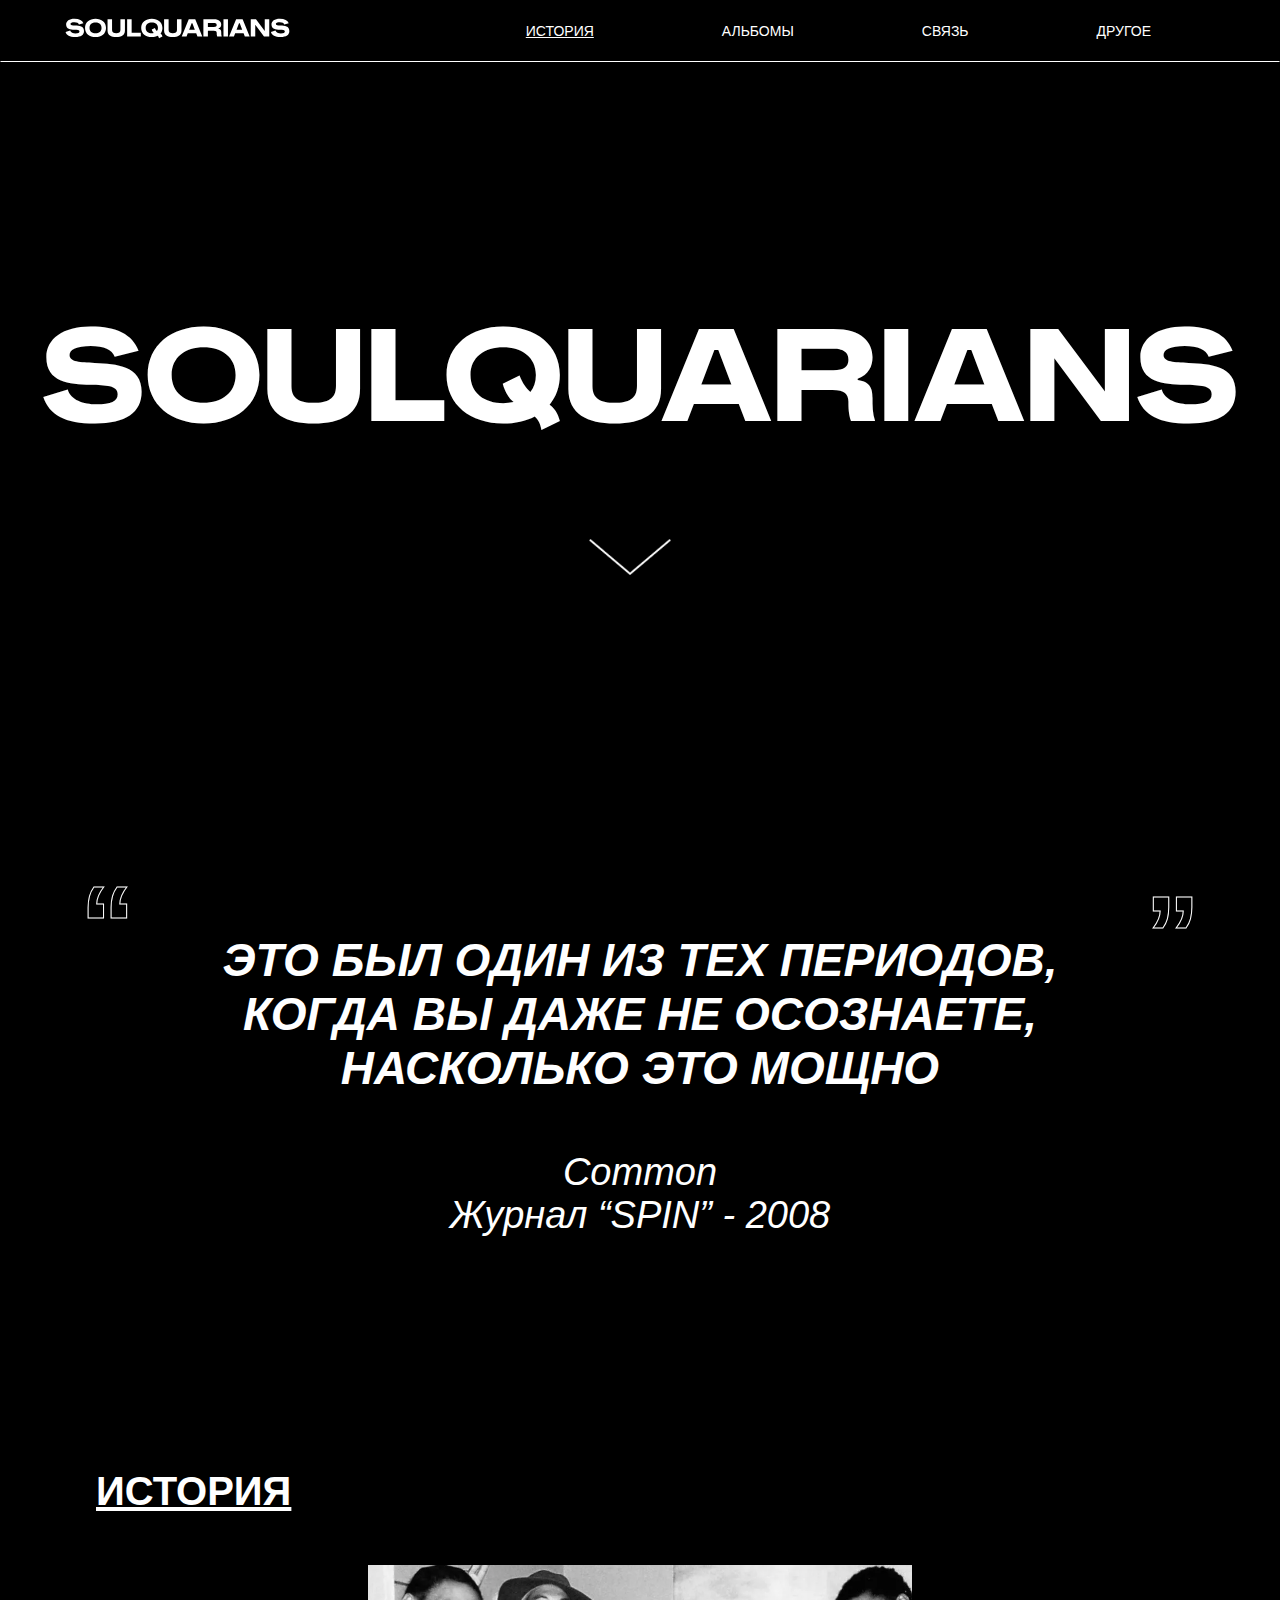
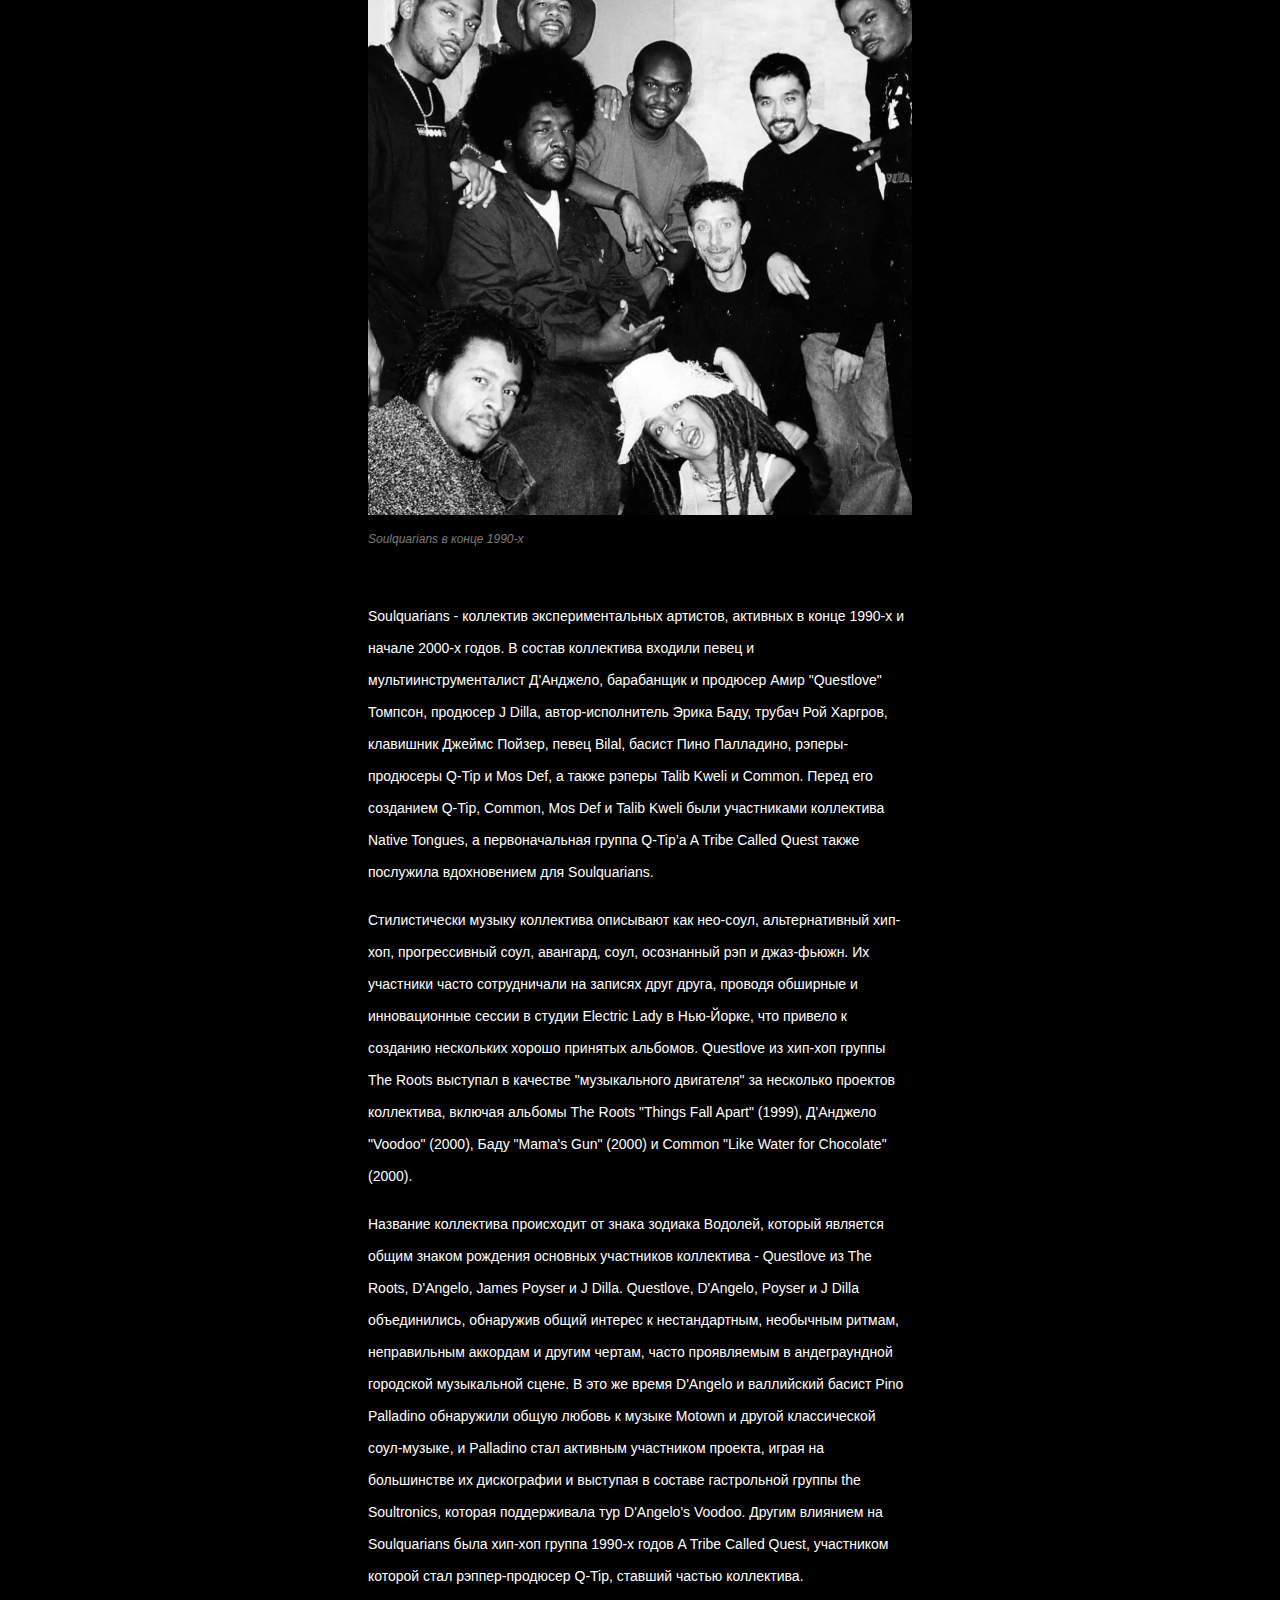
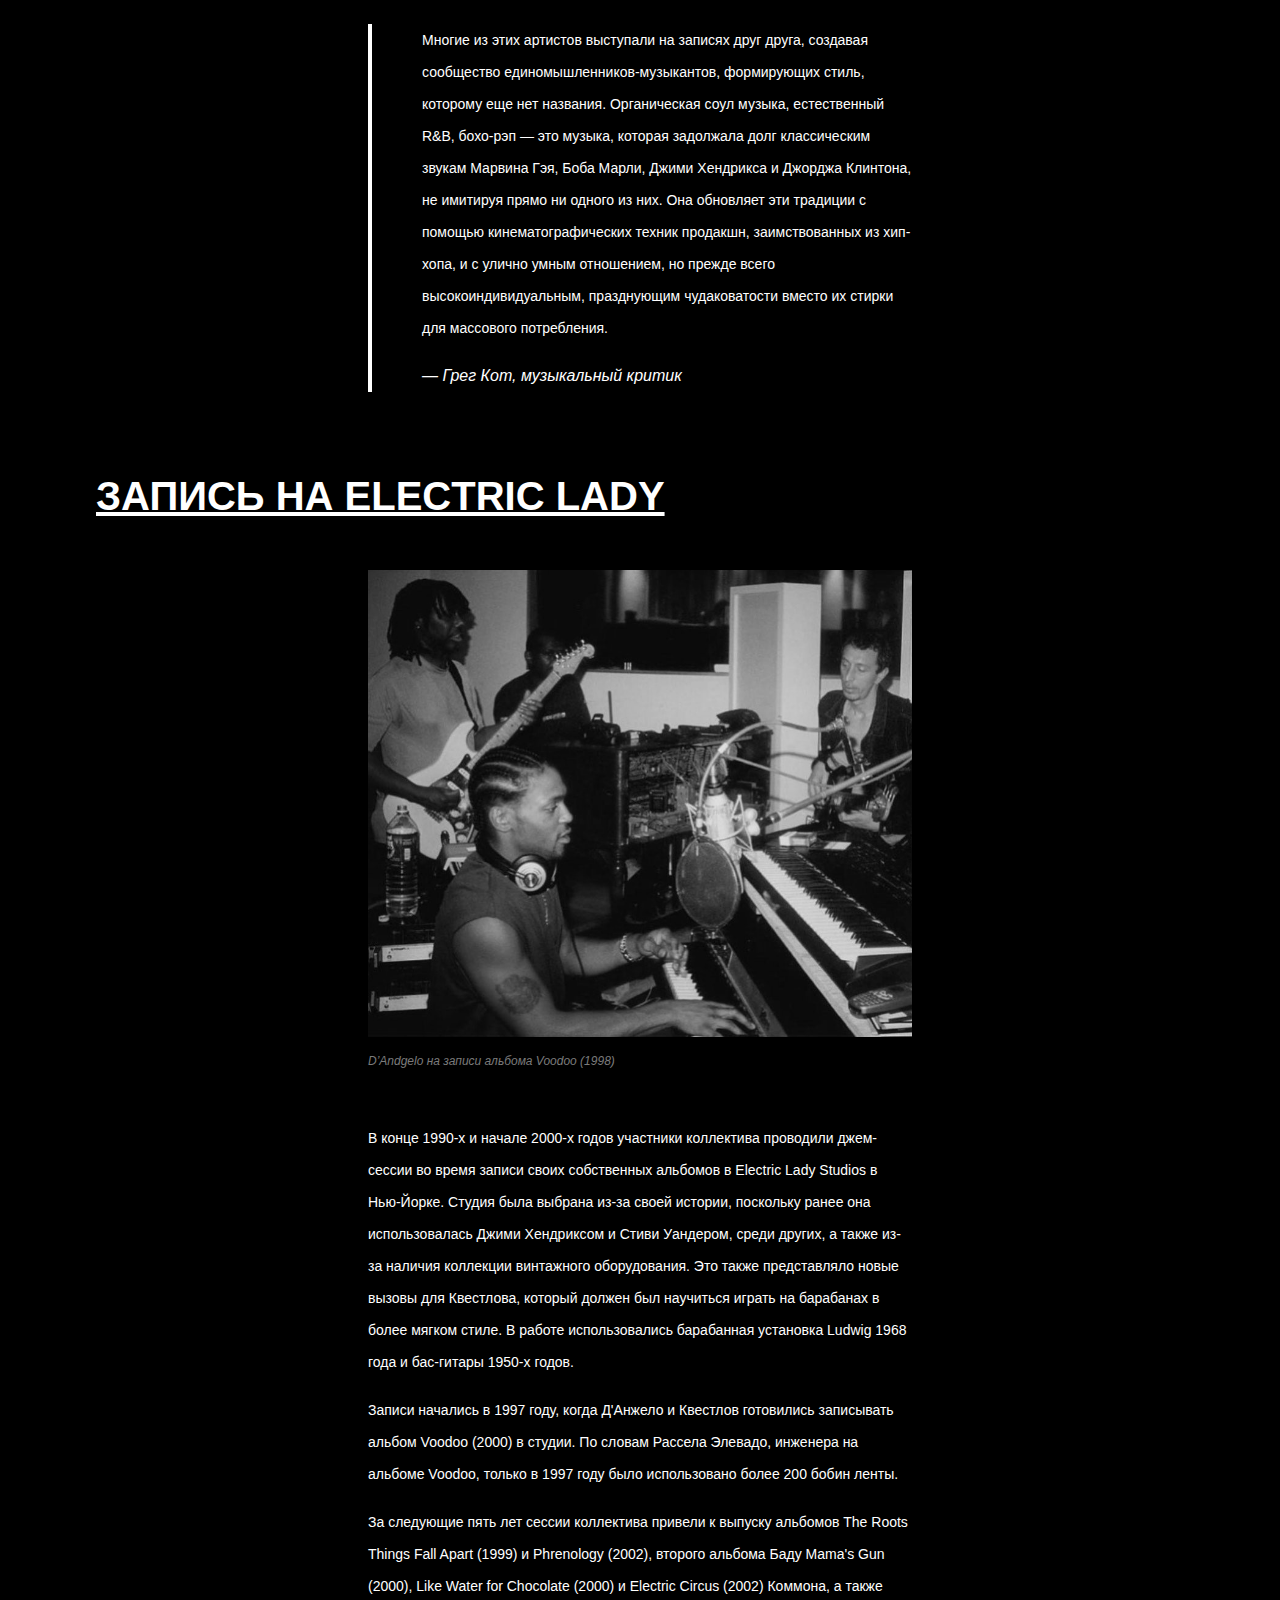
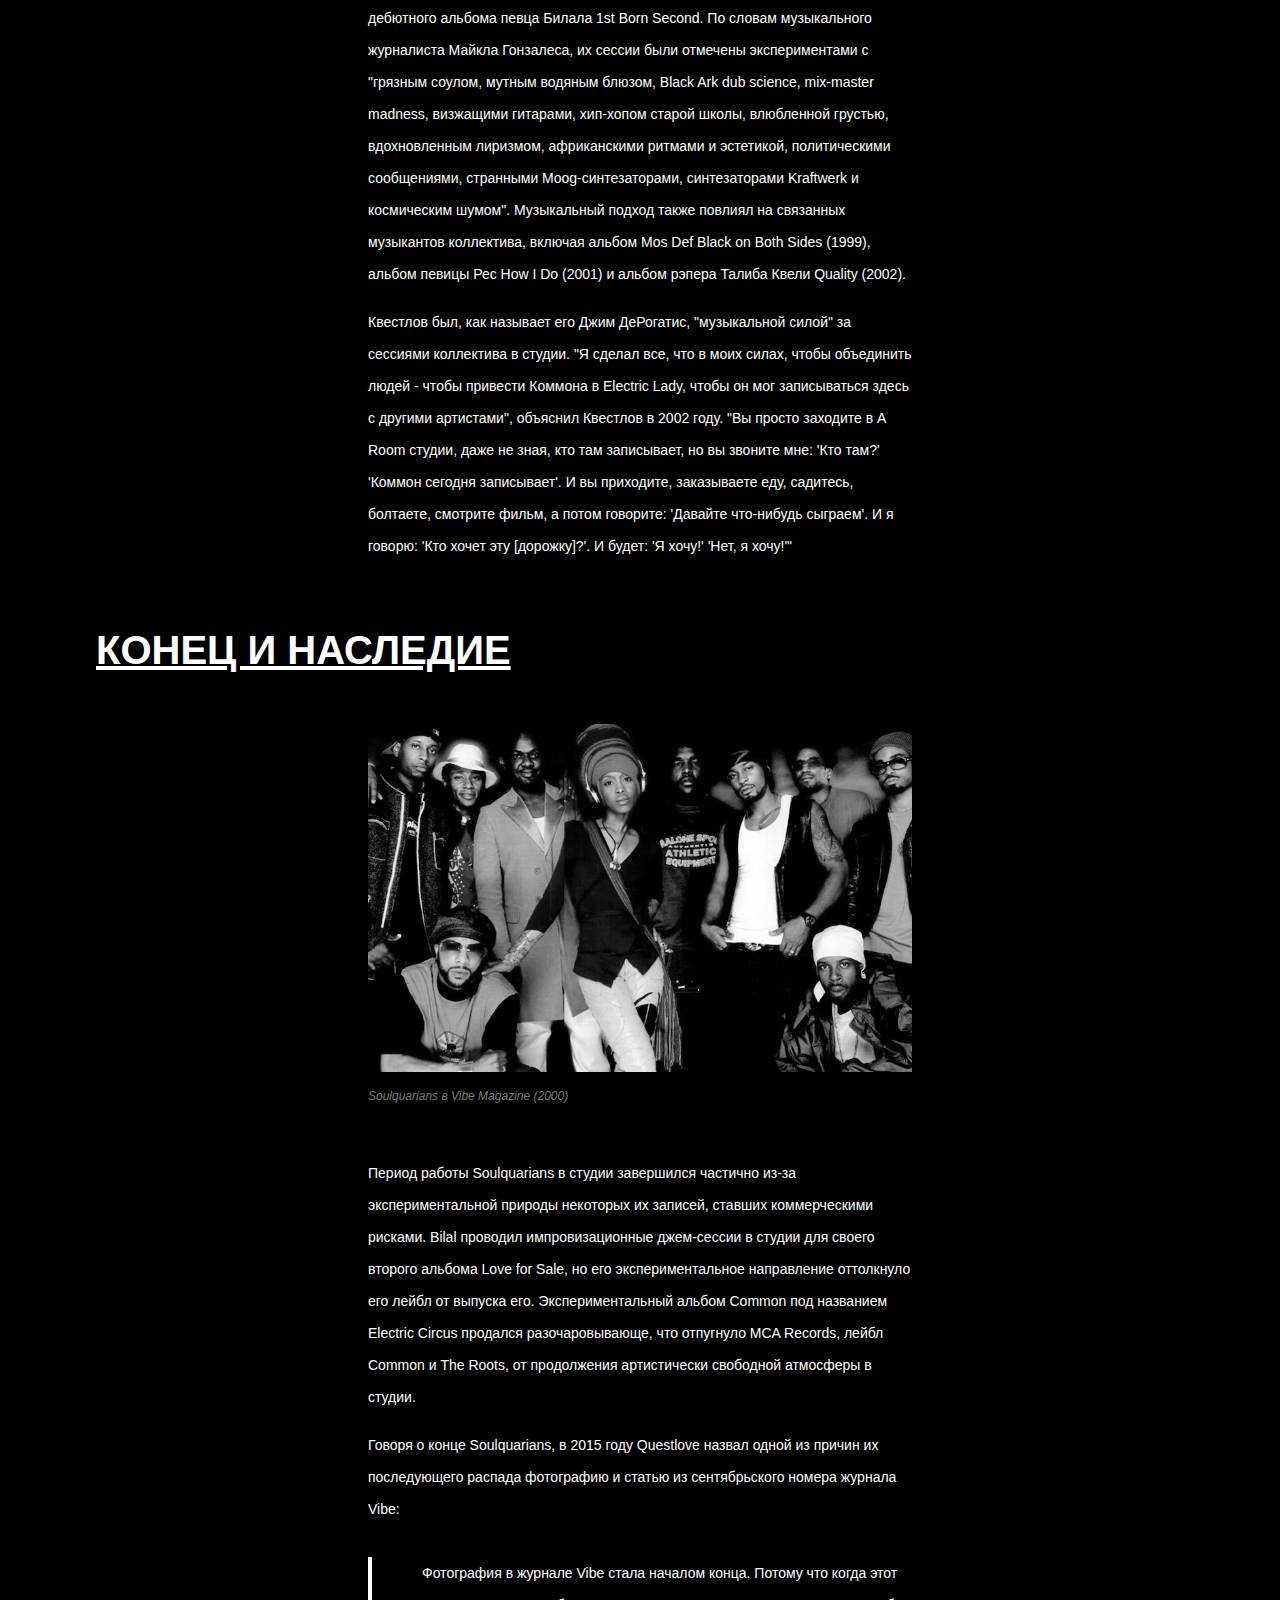
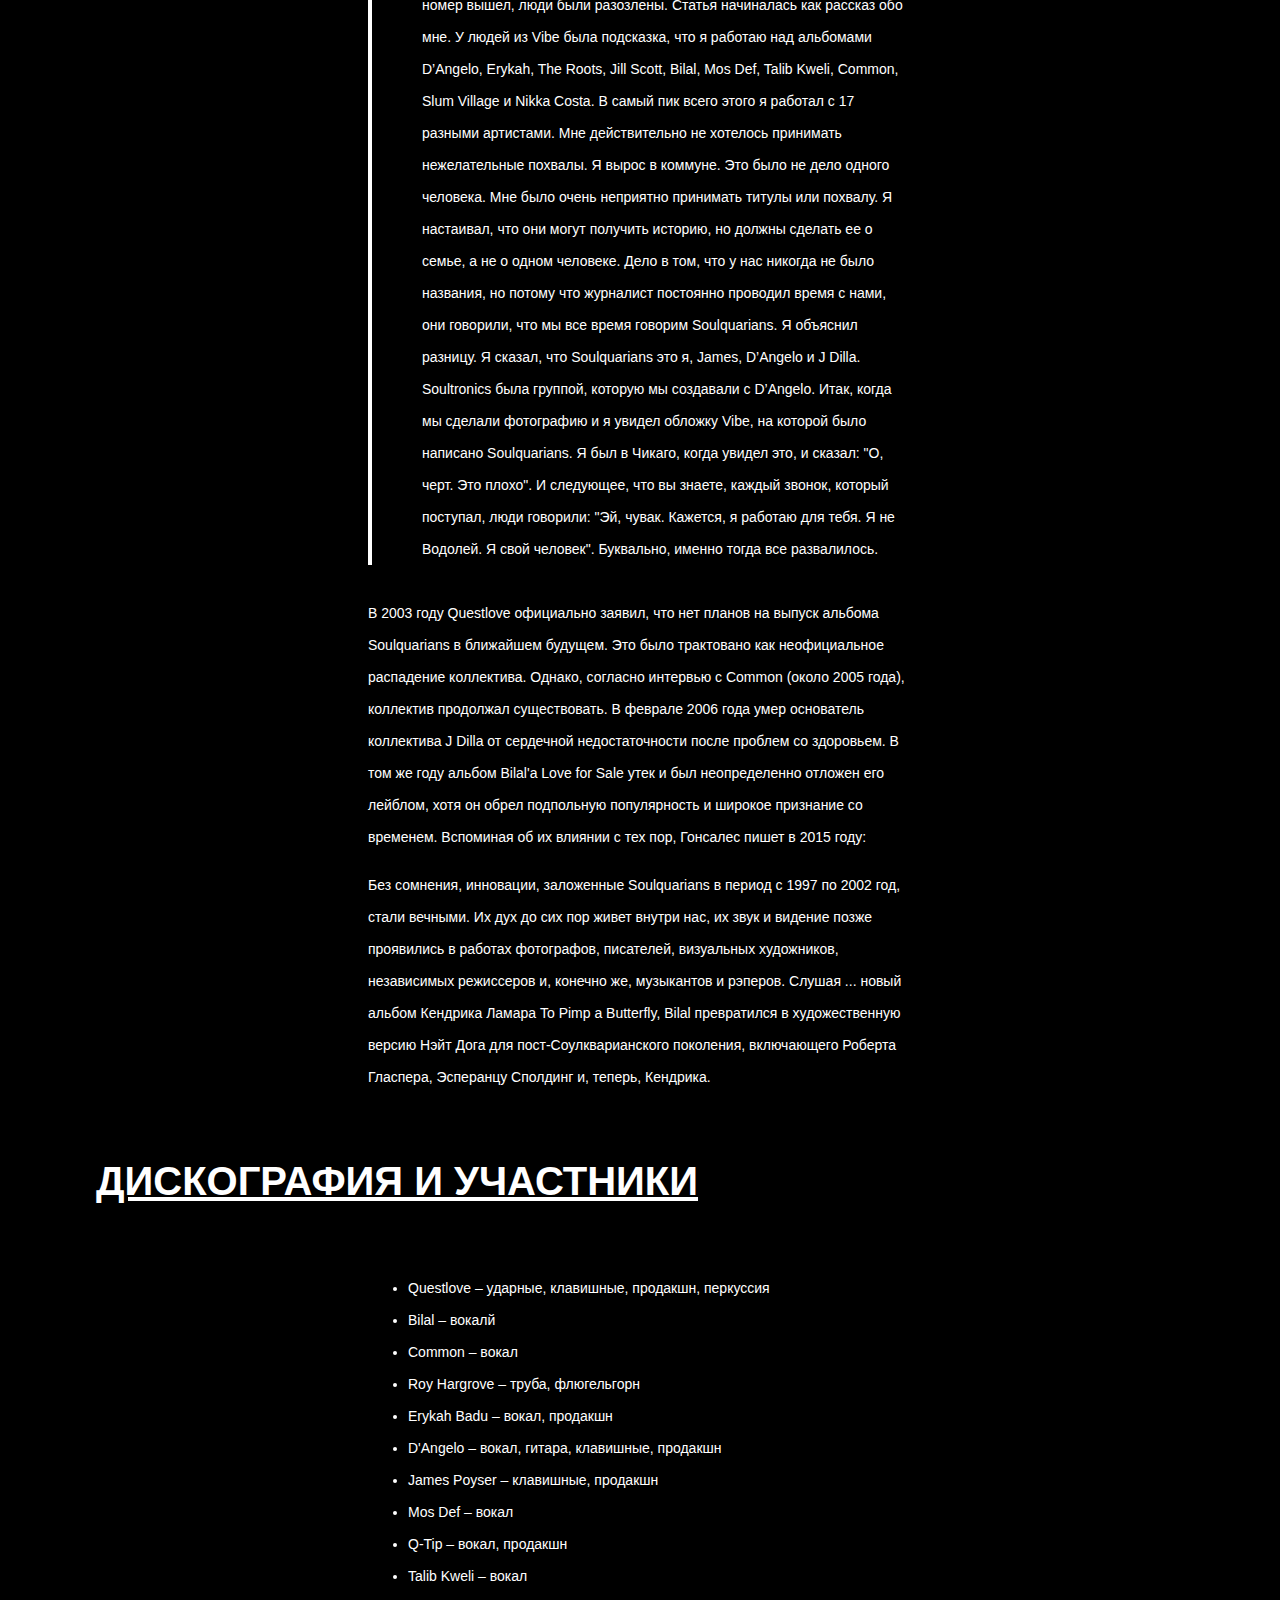
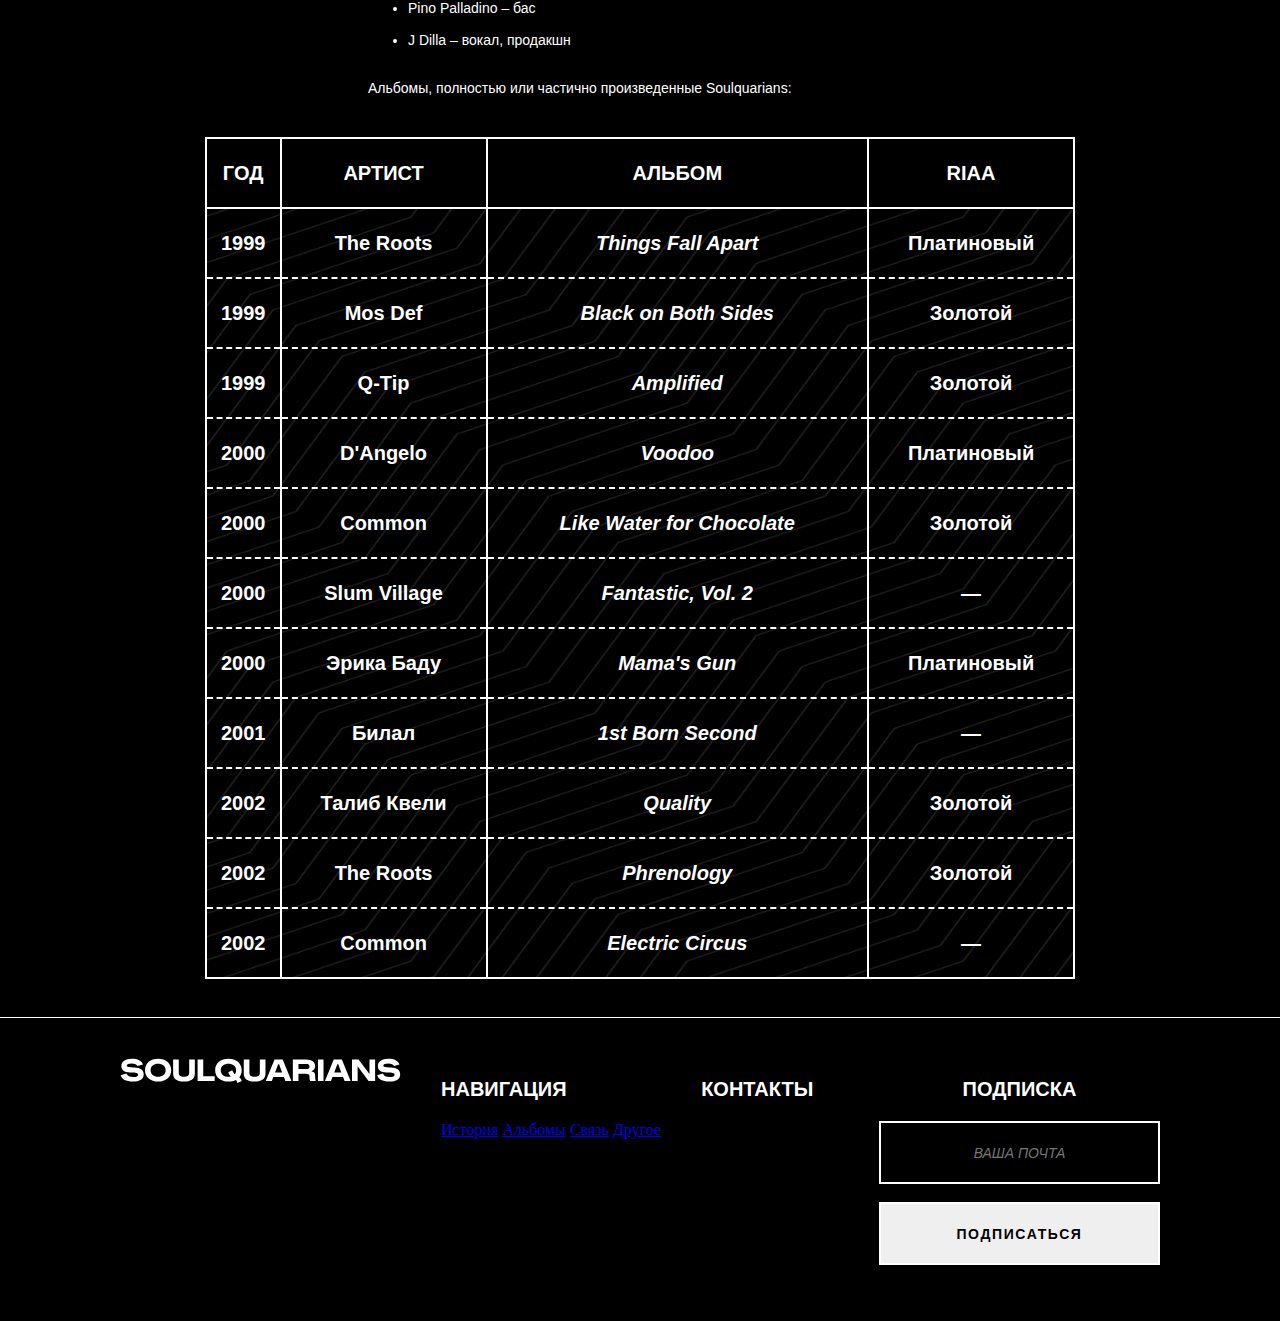
<file: pages/index.html>
<!DOCTYPE html>
<html lang="en">
<head>
    <meta charset="UTF-8">
    <title>Soulquarians</title>
    <link rel="stylesheet" href="../style/style.css">
    <link rel="shortcut icon" href="../media/favicon.svg" type="image/svg">
</head>
<body>
<div class="content-wrapper">
    <nav class="navigation-primary-container sticky">
        <a href="history.html"> <img src="../media/SOULQUARIANS.svg" alt="SOULQUARIANS" class="logo"></a>
        <ul>
            <li><a href="history.html"><u>История</u></a></li>
            <li><a href="#">Альбомы</a>
                <ul>
                    <li><a href="albums/Mama's Gun.html">Mama's Gun</a></li>
                    <li><a href="albums/Things Fall Apart.html">Things Fall Apart</a></li>
                    <li><a href="albums/Like Water for Chocolate.html">Like Water for Chocolate</a></li>
                    <li><a href="albums/Voodoo.html">Voodoo</a></li>
                </ul>

            </li>
            <li><a href="#">Связь</a>
                <ul>
                    <li><a href="newsletter.html">Подписка</a></li>
                    <li><a href="contact.html">Сотрудничество</a></li>
                </ul>
            </li>

            <li><a href="others.html">Другое</a></li>
        </ul>
    </nav>


    <div class="components">
        <div></div>
        <div class="header">
            <div class="header-container">
                <div class="video-container">
                    <video preload="auto" playsinline autoplay muted loop poster id="headerCopyVideoDesktop"
                           width="0" height="849" class="show">
                        <source src="../media/video_main.mp4" type="video/mp4">
                    </video>


                    <div class="content-container">
                        <div class="text-container" style="opacity: 1;"><h1>SOULQUARIANS</h1></div>
                        <a href="#quote-section" target="_self">
                            <div class="widget-shape"><img src="../media/arrow.png"></div>
                        </a></div>

                </div>
            </div>
        </div>

        <div class="quote-header-wrapper" id="quote-section">
            <div class="quote-header-container">
                <blockquote class="blockquote">
                    <p>Это был один из тех периодов, <br> когда вы даже не осознаете, насколько это мощно</p>
                    <cite>Common <br> Журнал “SPIN” - 2008 </cite>
                </blockquote>
            </div>
        </div>

        <article class="article-wrapper" id="article_section">

            <div class="title-wrapper">
                <h2 class="title">История</h2>
            </div>
            <div class="inner-wrapper">

                <div class="item-content-wrapper">
                    <div class="image-block">
                        <div class="image-container">
                            <img alt="soulquarians.jpg" src="../media/soulquarians.jpg" width="1080" height="1072"
                                 sizes="100vw"
                                 style="display:block;object-fit: cover; width: 100%; height: 100%; object-position: 50% 50%">

                        </div>
                        <p class="prompt">Soulquarians в конце 1990-х</p>
                    </div>
                    <div class="content-block">
                        <div class="content-container">
                            <p class="block-content">
                                Soulquarians - коллектив экспериментальных артистов, активных в конце 1990-х и начале
                                2000-х годов. В состав коллектива входили певец и мультиинструменталист Д'Анджело,
                                барабанщик и продюсер Амир "Questlove" Томпсон, продюсер J Dilla, автор-исполнитель
                                Эрика Баду, трубач Рой Харгров, клавишник Джеймс Пойзер, певец Bilal, басист Пино
                                Палладино, рэперы-продюсеры Q-Tip и Mos Def, а также рэперы Talib Kweli и Common. Перед
                                его созданием Q-Tip, Common, Mos Def и Talib Kweli были участниками коллектива Native
                                Tongues, а первоначальная группа Q-Tip’a A Tribe Called Quest также послужила
                                вдохновением для Soulquarians.
                            </p>
                            <p class="block-content">
                                Стилистически музыку коллектива описывают как нео-соул, альтернативный хип-хоп,
                                прогрессивный соул, авангард, соул, осознанный рэп и джаз-фьюжн. Их участники часто
                                сотрудничали на записях друг друга, проводя обширные и инновационные сессии в студии
                                Electric Lady в Нью-Йорке, что привело к созданию нескольких хорошо принятых альбомов.
                                Questlove из хип-хоп группы The Roots выступал в качестве "музыкального двигателя" за
                                несколько проектов коллектива, включая альбомы The Roots "Things Fall Apart" (1999),
                                Д'Анджело "Voodoo" (2000), Баду "Mama's Gun" (2000) и Common "Like Water for Chocolate"
                                (2000).
                            </p>
                            <p class="block-content">
                                Название коллектива происходит от знака зодиака Водолей, который является общим знаком
                                рождения основных участников коллектива - Questlove из The Roots, D'Angelo, James Poyser
                                и J Dilla. Questlove, D'Angelo, Poyser и J Dilla объединились, обнаружив общий интерес к
                                нестандартным, необычным ритмам, неправильным аккордам и другим чертам, часто
                                проявляемым в андеграундной городской музыкальной сцене. В это же время D'Angelo и
                                валлийский басист Pino Palladino обнаружили общую любовь к музыке Motown и другой
                                классической соул-музыке, и Palladino стал активным участником проекта, играя на
                                большинстве их дискографии и выступая в составе гастрольной группы the Soultronics,
                                которая поддерживала тур D'Angelo's Voodoo. Другим влиянием на Soulquarians была хип-хоп
                                группа 1990-х годов A Tribe Called Quest, участником которой стал рэппер-продюсер Q-Tip,
                                ставший частью коллектива.
                            </p>
                            <blockquote class='quote'>
                                <p>Многие из этих артистов выступали на записях друг друга, создавая сообщество
                                    единомышленников-музыкантов, формирующих стиль, которому еще нет названия.
                                    Органическая соул музыка, естественный R&B, бохо-рэп — это музыка, которая задолжала
                                    долг классическим звукам Марвина Гэя, Боба Марли, Джими Хендрикса и Джорджа
                                    Клинтона, не имитируя прямо ни одного из них. Она обновляет эти традиции с помощью
                                    кинематографических техник продакшн, заимствованных из хип-хопа, и с улично умным
                                    отношением, но прежде всего высокоиндивидуальным, празднующим чудаковатости вместо
                                    их стирки для массового потребления.</p>
                                <cite>— Грег Кот, музыкальный критик</cite>
                            </blockquote>
                        </div>
                    </div>


                </div>
            </div>

            <div class="title-wrapper">
                <h2 class="title">ЗАПИСЬ НА Electric Lady</h2>
            </div>
            <div class="inner-wrapper">

                <div class="item-content-wrapper">
                    <div class="image-block">
                        <div class="image-container">
                            <img alt="dangelo.jpg" src="../media/dangelo.jpg" width="890" height="763"
                                 sizes="100vw"
                                 style="display:block;object-fit: cover; width: 100%; height: 100%; object-position: 50% 50%">

                        </div>
                        <p class="prompt">D’Andgelo на записи альбома Voodoo (1998)</p>
                    </div>
                    <div class="content-block">
                        <div class="content-container">
                            <p class="block-content">
                                В конце 1990-х и начале 2000-х годов участники коллектива проводили джем-сессии во время
                                записи своих собственных альбомов в Electric Lady Studios в Нью-Йорке. Студия была
                                выбрана из-за своей истории, поскольку ранее она использовалась Джими Хендриксом и Стиви
                                Уандером, среди других, а также из-за наличия коллекции винтажного оборудования. Это
                                также представляло новые вызовы для Квестлова, который должен был научиться играть на
                                барабанах в более мягком стиле. В работе использовались барабанная установка Ludwig 1968
                                года и бас-гитары 1950-х годов.
                            </p>
                            <p class="block-content">
                                Записи начались в 1997 году, когда Д'Анжело и Квестлов готовились записывать альбом
                                Voodoo (2000) в студии. По словам Рассела Элевадо, инженера на альбоме Voodoo, только в
                                1997 году было использовано более 200 бобин ленты.
                            </p>
                            <p class="block-content">
                                За следующие пять лет сессии коллектива привели к выпуску альбомов The Roots Things Fall
                                Apart (1999) и Phrenology (2002), второго альбома Баду Mama's Gun (2000), Like Water for
                                Chocolate (2000) и Electric Circus (2002) Коммона, а также дебютного альбома певца
                                Билала 1st Born Second. По словам музыкального журналиста Майкла Гонзалеса, их сессии
                                были отмечены экспериментами с "грязным соулом, мутным водяным блюзом, Black Ark dub
                                science, mix-master madness, визжащими гитарами, хип-хопом старой школы, влюбленной
                                грустью, вдохновленным лиризмом, африканскими ритмами и эстетикой, политическими
                                сообщениями, странными Moog-синтезаторами, синтезаторами Kraftwerk и космическим шумом".
                                Музыкальный подход также повлиял на связанных музыкантов коллектива, включая альбом Mos
                                Def Black on Both Sides (1999), альбом певицы Рес How I Do (2001) и альбом рэпера Талиба
                                Квели Quality (2002).
                            </p>
                            <p class="block-content">
                                Квестлов был, как называет его Джим ДеРогатис, "музыкальной силой" за сессиями
                                коллектива в студии. "Я сделал все, что в моих силах, чтобы объединить людей - чтобы
                                привести Коммона в Electric Lady, чтобы он мог записываться здесь с другими артистами",
                                объяснил Квестлов в 2002 году. "Вы просто заходите в A Room студии, даже не зная, кто
                                там записывает, но вы звоните мне: 'Кто там?' 'Коммон сегодня записывает'. И вы
                                приходите, заказываете еду, садитесь, болтаете, смотрите фильм, а потом говорите:
                                'Давайте что-нибудь сыграем'. И я говорю: 'Кто хочет эту [дорожку]?'. И будет: 'Я хочу!'
                                'Нет, я хочу!'"
                            </p>
                        </div>
                    </div>
                </div>
            </div>
            <div class="title-wrapper">
                <h2 class="title">КОНЕЦ И НАСЛЕДИЕ</h2>
            </div>
            <div class="inner-wrapper">

                <div class="item-content-wrapper">
                    <div class="image-block">
                        <div class="image-container">
                            <img alt="soulquarians in Vibe.jpg" src="../media/soulquarians in Vibe.jpg" width="800"
                                 height="511"
                                 sizes="100vw"
                                 style="display:block;object-fit: cover; width: 100%; height: 100%; object-position: 50% 50%">

                        </div>
                        <p class="prompt">Soulquarians в Vibe Magazine (2000)</p>
                    </div>
                    <div class="content-block">
                        <div class="content-container">
                            <p class="block-content">
                                Период работы Soulquarians в студии завершился частично из-за экспериментальной природы
                                некоторых их записей, ставших коммерческими рисками. Bilal проводил импровизационные
                                джем-сессии в студии для своего второго альбома Love for Sale, но его экспериментальное
                                направление оттолкнуло его лейбл от выпуска его. Экспериментальный альбом Common под
                                названием Electric Circus продался разочаровывающе, что отпугнуло MCA Records, лейбл
                                Common и The Roots, от продолжения артистически свободной атмосферы в студии.
                            </p>
                            <p class="block-content">
                                Говоря о конце Soulquarians, в 2015 году Questlove назвал одной из причин их
                                последующего распада фотографию и статью из сентябрьского номера журнала Vibe:
                            </p>
                            <blockquote class='quote'>
                                <p>Фотография в журнале Vibe стала началом конца. Потому что когда этот номер вышел,
                                    люди были разозлены. Статья начиналась как рассказ обо мне. У людей из Vibe была
                                    подсказка, что я работаю над альбомами D’Angelo, Erykah, The Roots, Jill Scott,
                                    Bilal, Mos Def, Talib Kweli, Common, Slum Village и Nikka Costa. В самый пик всего
                                    этого я работал с 17 разными артистами. Мне действительно не хотелось принимать
                                    нежелательные похвалы. Я вырос в коммуне. Это было не дело одного человека. Мне было
                                    очень неприятно принимать титулы или похвалу. Я настаивал, что они могут получить
                                    историю, но должны сделать ее о семье, а не о одном человеке. Дело в том, что у нас
                                    никогда не было названия, но потому что журналист постоянно проводил время с нами,
                                    они говорили, что мы все время говорим Soulquarians. Я объяснил разницу. Я сказал,
                                    что Soulquarians это я, James, D’Angelo и J Dilla. Soultronics была группой, которую
                                    мы создавали с D’Angelo. Итак, когда мы сделали фотографию и я увидел обложку Vibe,
                                    на которой было написано Soulquarians. Я был в Чикаго, когда увидел это, и сказал:
                                    "О, черт. Это плохо". И следующее, что вы знаете, каждый звонок, который поступал,
                                    люди говорили: "Эй, чувак. Кажется, я работаю для тебя. Я не Водолей. Я свой
                                    человек". Буквально, именно тогда все развалилось.</p>

                            </blockquote>
                            <p class="block-content">
                                В 2003 году Questlove официально заявил, что нет планов на выпуск альбома Soulquarians в
                                ближайшем будущем. Это было трактовано как неофициальное распадение коллектива. Однако,
                                согласно интервью с Common (около 2005 года), коллектив продолжал существовать. В
                                феврале 2006 года умер основатель коллектива J Dilla от сердечной недостаточности после
                                проблем со здоровьем. В том же году альбом Bilal'a Love for Sale утек и был
                                неопределенно отложен его лейблом, хотя он обрел подпольную популярность и широкое
                                признание со временем. Вспоминая об их влиянии с тех пор, Гонсалес пишет в 2015 году:
                            </p>
                            <p class="block-content">
                                Без сомнения, инновации, заложенные Soulquarians в период с 1997 по 2002 год, стали
                                вечными. Их дух до сих пор живет внутри нас, их звук и видение позже проявились в
                                работах фотографов, писателей, визуальных художников, независимых режиссеров и, конечно
                                же, музыкантов и рэперов. Слушая ... новый альбом Кендрика Ламара To Pimp a Butterfly,
                                Bilal превратился в художественную версию Нэйт Дога для пост-Соулкварианского поколения,
                                включающего Роберта Гласпера, Эсперанцу Сполдинг и, теперь, Кендрика.
                            </p>
                        </div>
                    </div>
                </div>
            </div>
            <div class="title-wrapper closer">
                <h2 class="title ">Дискография и участники</h2>
            </div>
            <div class="inner-wrapper">

                <div class="item-content-wrapper">
                    <div class="content-block">
                        <div class="content-container">

                            <ul class="block-content">
                                <li>Questlove – ударные, клавишные, продакшн, перкуссия</li>
                                <li>Bilal – вокалй</li>
                                <li>Common – вокал</li>
                                <li>Roy Hargrove – труба, флюгельгорн</li>
                                <li>Erykah Badu – вокал, продакшн</li>
                                <li>D'Angelo – вокал, гитара, клавишные, продакшн</li>
                                <li>James Poyser – клавишные, продакшн</li>
                                <li>Mos Def – вокал</li>
                                <li>Q-Tip – вокал, продакшн</li>
                                <li>Talib Kweli – вокал</li>
                                <li>Pino Palladino – бас</li>
                                <li>J Dilla – вокал, продакшн</li>
                            </ul>
                            <p class="block-content">
                                Альбомы, полностью или частично произведенные Soulquarians:
                            </p>

                        </div>
                    </div>
                </div>
            </div>
            <div class="table-wrapper">
                <table class="discography">
                    <tr>
                        <th>Год</th>
                        <th>Артист</th>
                        <th>Альбом</th>
                        <th>RIAA</th>
                    </tr>

                    <tr>
                        <td style="font-weight: 900;">1999</td>
                        <td>The Roots</td>
                        <td><i>Things Fall Apart</i></td>
                        <td>Платиновый</td>
                    </tr>
                    <tr>
                        <td style="font-weight: 900;">1999</td>
                        <td>Mos Def</td>
                        <td><i>Black on Both Sides</i></td>
                        <td>Золотой</td>
                    </tr>
                    <tr>
                        <td style="font-weight: 900;">1999</td>
                        <td>Q-Tip</td>
                        <td><i>Amplified</i></td>
                        <td>Золотой</td>
                    </tr>
                    <tr>
                        <td style="font-weight: 900;">2000</td>
                        <td>D'Angelo</td>
                        <td><i>Voodoo</i></td>
                        <td>Платиновый</td>
                    </tr>
                    <tr>
                        <td style="font-weight: 900;">2000</td>
                        <td>Common</td>
                        <td><i>Like Water for Chocolate</i></td>
                        <td>Золотой</td>
                    </tr>
                    <tr>
                        <td style="font-weight: 900;">2000</td>
                        <td>Slum Village</td>
                        <td><i>Fantastic, Vol. 2</i></td>
                        <td>—</td>
                    </tr>
                    <tr>
                        <td style="font-weight: 900;">2000</td>
                        <td>Эрика Баду</td>
                        <td><i>Mama's Gun</i></td>
                        <td>Платиновый</td>
                    </tr>
                    <tr>
                        <td style="font-weight: 900;">2001</td>
                        <td>Билал</td>
                        <td><i>1st Born Second</i></td>
                        <td>—</td>
                    </tr>
                    <tr>
                        <td style="font-weight: 900;">2002</td>
                        <td>Талиб Квели</td>
                        <td><i>Quality</i></td>
                        <td>Золотой</td>
                    </tr>
                    <tr>
                        <td style="font-weight: 900;">2002</td>
                        <td>The Roots</td>
                        <td><i>Phrenology</i></td>
                        <td>Золотой</td>
                    </tr>
                    <tr style="border-bottom: 2px solid white;">
                        <td style="font-weight: 900;">2002</td>
                        <td>Common</td>
                        <td><i>Electric Circus</i></td>
                        <td>—</td>
                    </tr>
                </table>

            </div>


        </article>
        <footer class="footer">
            <div class="col-1">
                <img src="../media/SOULQUARIANS.svg">
                <p>© 2023 SOULQUARIANS. <br> ALL RIGHTS RESERVED.</p>
            </div>
            <div class="col-2">
                <h3 class="footer-headline">Навигация</h3>
                <a href="#article_section">История</a>
                <a href="#">Альбомы</a>
                <a href="contact.html">Связь</a>
                <a href="others.html">Другое</a>
            </div>
            <div class="col-3">
                <h3 class="footer-headline">Контакты</h3>
                <p>По ТЕЛЕФОНУ</p>
                <p>+7 (999) 999 99 99</p>
                <p>ПО почте</p>
                <p>soulmail@gmail.com</p>

            </div>
            <div class="col-4">
                <h3 class="footer-headline" style="text-align:center;">Подписка</h3>
                <form class="footer-subscription" action="newsletter.html" target="_self">
                    <input type="email" class="footer-sub-input" placeholder="ВАША ПОЧТА" required>
                    <br>
                    <button type="submit" class="footer-sub-button">Подписаться</button>
                </form>
            </div>
        </footer>

    </div>
</div>
</body>
</html>
</file>
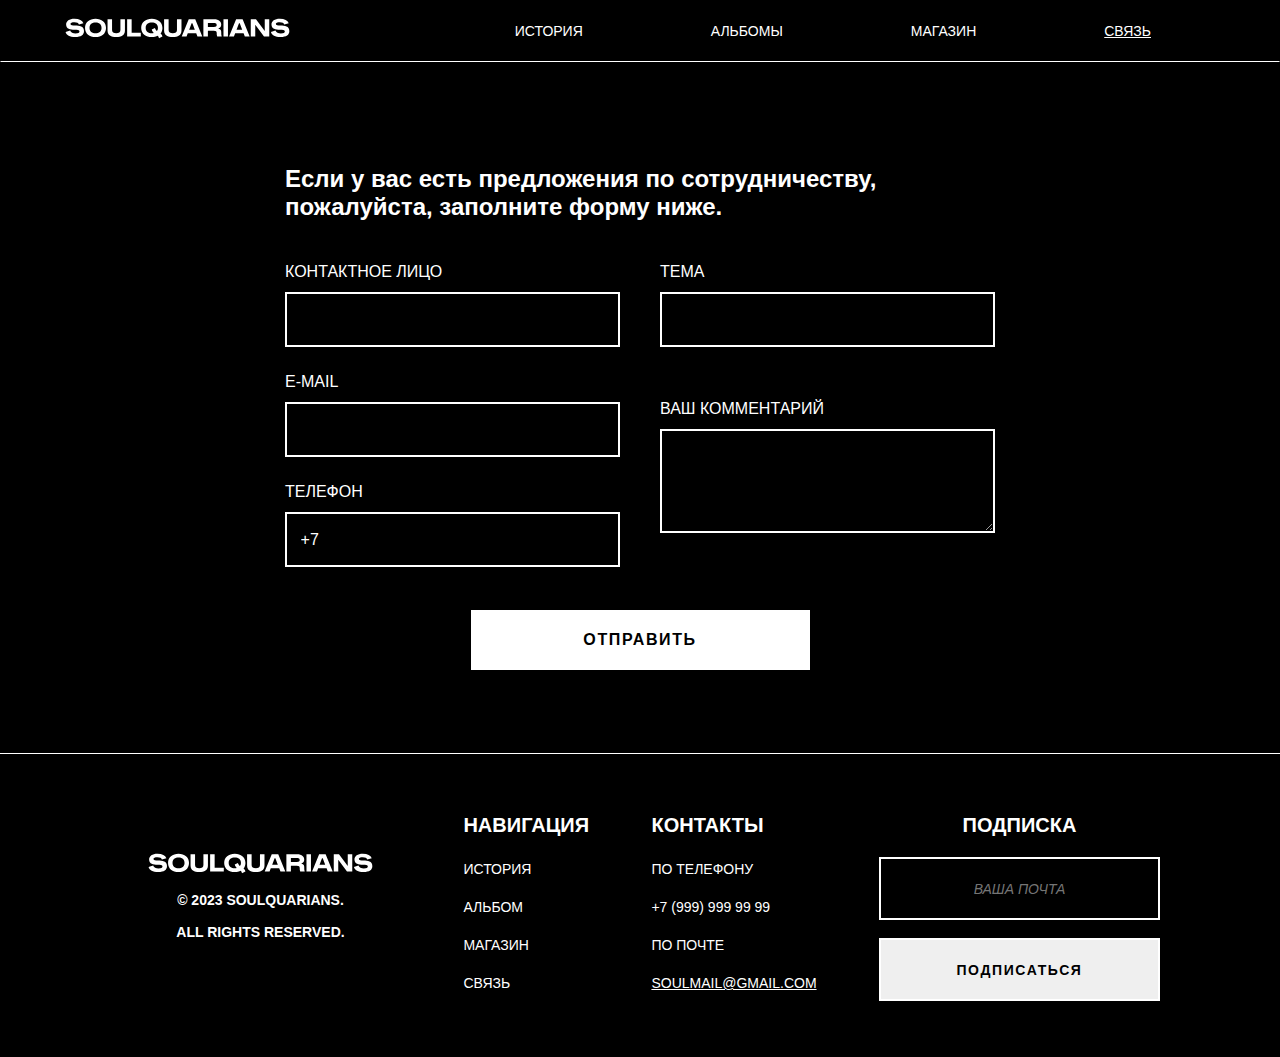
<file: pages/contact.html>
<!DOCTYPE html>
<html lang="en">
<head>
    <meta charset="UTF-8">
    <meta name="viewport" content="width=device-width, initial-scale=1" />
    <title>Contact | Soulquarians</title>
    <link rel="stylesheet" href="../style/style.css">
    <link rel="shortcut icon" href="../media/favicon.svg" type="image/svg">
</head>
<body>
<div class="content-wrapper">
    <nav class="navigation-primary-container sticky">
        <a href="../index.html"> <img src="../media/SOULQUARIANS.svg" alt="SOULQUARIANS" class="logo"></a>
        <ul>
            <li><a href="../index.html">История</a></li>
            <li><a href="#">Альбомы</a>
                <ul>
                    <li><a href="albums/Mama's Gun.html">Mama's Gun</a></li>
                    <li><a href="albums/Things Fall Apart.html">Things Fall Apart</a></li>
                    <li><a href="albums/Like Water for Chocolate.html">Like Water for Chocolate</a></li>
                    <li><a href="albums/Voodoo.html">Voodoo</a></li>
                    <li><a href="albums/1st Born Second.html">1st Born Second</a></li>
                </ul>

            </li>
            <li><a href="shop.html">Магазин</a></li>
            <li><a href="#"><u>Связь</u></a>
                <ul>
                    <li><a href="newsletter.html">Подписка</a></li>
                    <li><a href="contact.html"><u>Сотрудничество</u></a></li>
                </ul>
            </li>

        </ul>
    </nav>
    <div class="components">
        <div></div>
        <article class="article-wrapper">
            <div class="form form--feedback">
            <div class="form__content">
            <form action="https://www.google.com/search?q=" id="UserEnter" name="UserEnter" target="_blank" method="get">

                <div class="form__fields">
<div class="form__section">

                        <h2 class="form__title form__title--medium">Если у вас есть предложения по сотрудничеству, пожалуйста, заполните форму ниже.</h2>
                        <div class="form__field" >

                                <div class="form__field-input" hidden>
                                    <input type="text" name="q" value="search" class="form__input">
                                </div>
                            </div>
                        <div class="form__columns">
                            <div class="form__field">
                                <div class="form__field-name">Контактное лицо</div>
                                <div class="form__field-input">
                                    <input type="text" name="name" value class="form__input">
                                </div>
                            </div>

                            <div class="form__field">
                                <div class="form__field-name">Тема</div>
                                <div class="form__field-input">
                                    <input type="text" name="subject" value class="form__input">
                                </div>
                            </div>


                        </div>

                        <div class="form__columns">
                            <div class="form__rows">
                                <div class="form__field">
                                    <div class="form__field-name">E-mail</div>
                                    <div class="form__field-input">
                                        <input type="email" name="email" value class="form__input">
                                    </div>
                                </div>



                                <div class="form__field">
                                <div class="form__field-name">Телефон</div>
                                <div class="form__field-input">
                                    <input type="tel" name="phone" value="+7" class="form__input">
                                </div>
                            </div>



                            </div>
                            <div class="form__field">
                                <div class="form__field-name">Ваш комментарий</div>
                                <div class="form__field-input">
                                    <textarea name="commentary" class="form__input" style="height: 104px;"></textarea>
                                </div>

                            </div>

                        </div>


                    </div>
                </div>

                <div class="form__buttons">
                    <button class="form__button" type="submit" name="submit">ОТПРАВИТЬ</button>

                </div>


            </form>
            </div>
            </div>
        </article>

        <footer class="footer">
            <div class="column_footer-1">
                <img src="../media/SOULQUARIANS.svg">
                <p>© 2023 SOULQUARIANS. <br> ALL RIGHTS RESERVED.</p>
            </div>
            <div class="column_footer-2">
                <h3 class="footer-headline">Навигация</h3>
                <a href="../index.html">История</a>
                <a href="#">Альбом</a>
                <a href="shop.html">Магазин</a>
                <a href="contact.html">Связь</a>
            </div>
            <div class="column_footer-3">
                <h3 class="footer-headline">Контакты</h3>
                <p>По ТЕЛЕФОНУ</p>
                <p>+7 (999) 999 99 99</p>
                <p>ПО почте</p>
                <p><a href="https://www.google.com/intl/ru/gmail/about/">soulmail@gmail.com</a></p>

            </div>
            <div class="column_footer-4">
                <h3 class="footer-headline" style="text-align:center;">Подписка</h3>
                <form class="footer-subscription" action="newsletter.html" target="_self">
                    <input type="email" class="footer-sub-input" placeholder="ВАША ПОЧТА" required>
                    <br>
                    <button type="submit" class="footer-sub-button">Подписаться</button>
                </form>
            </div>
        </footer>

    </div>
</div>


</body>
</html>
</file>
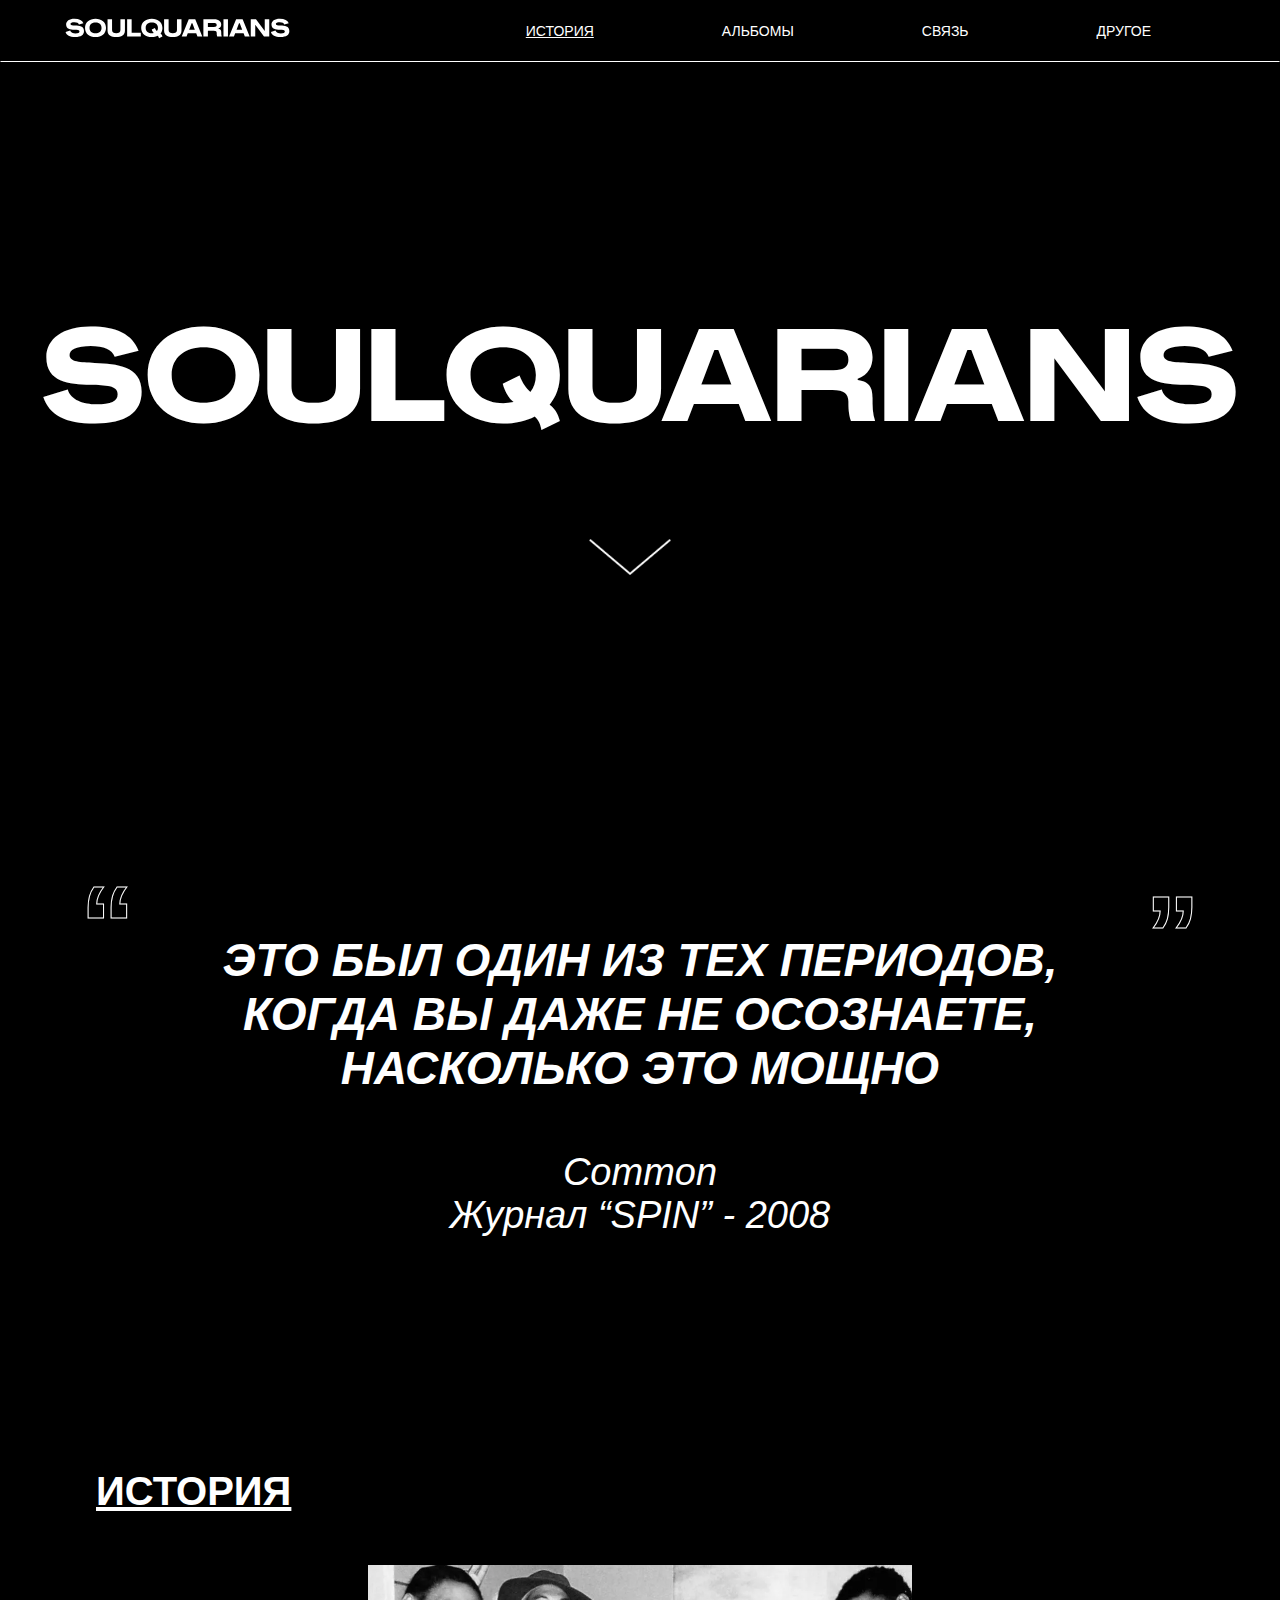
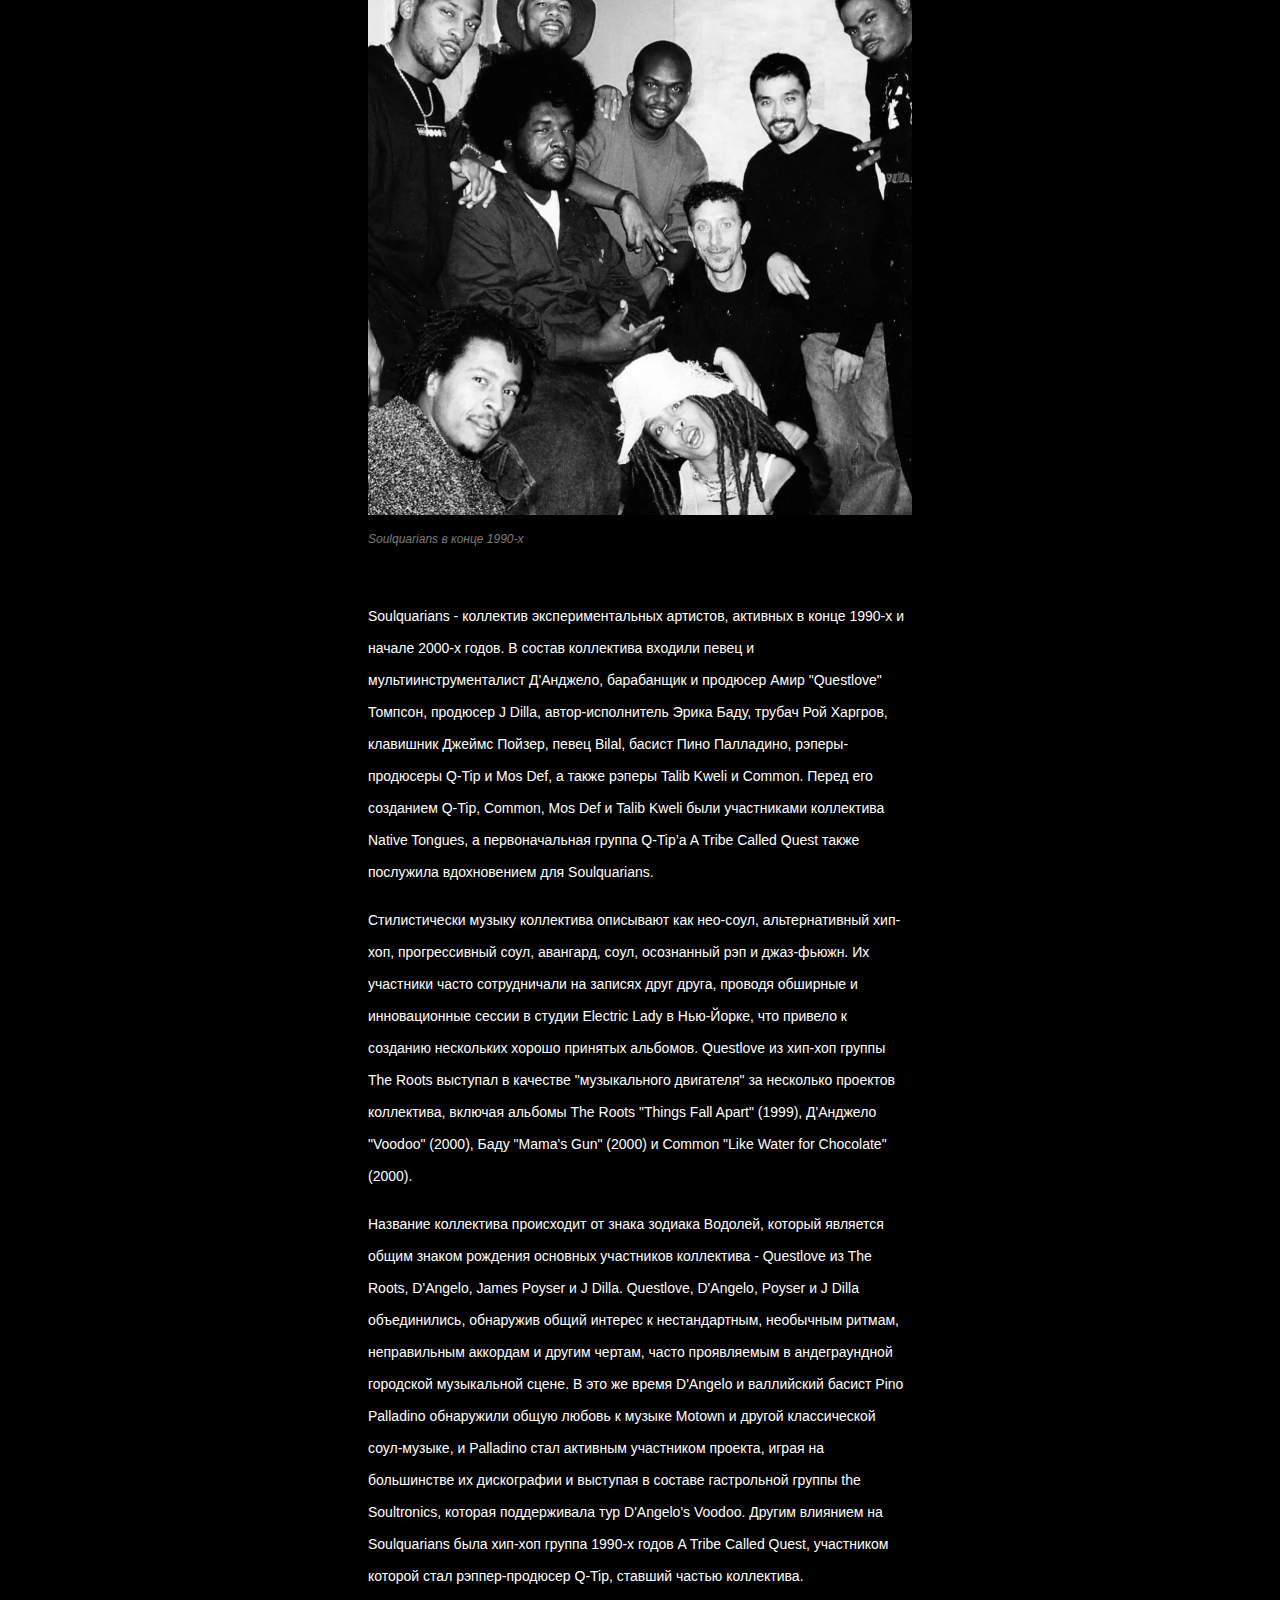
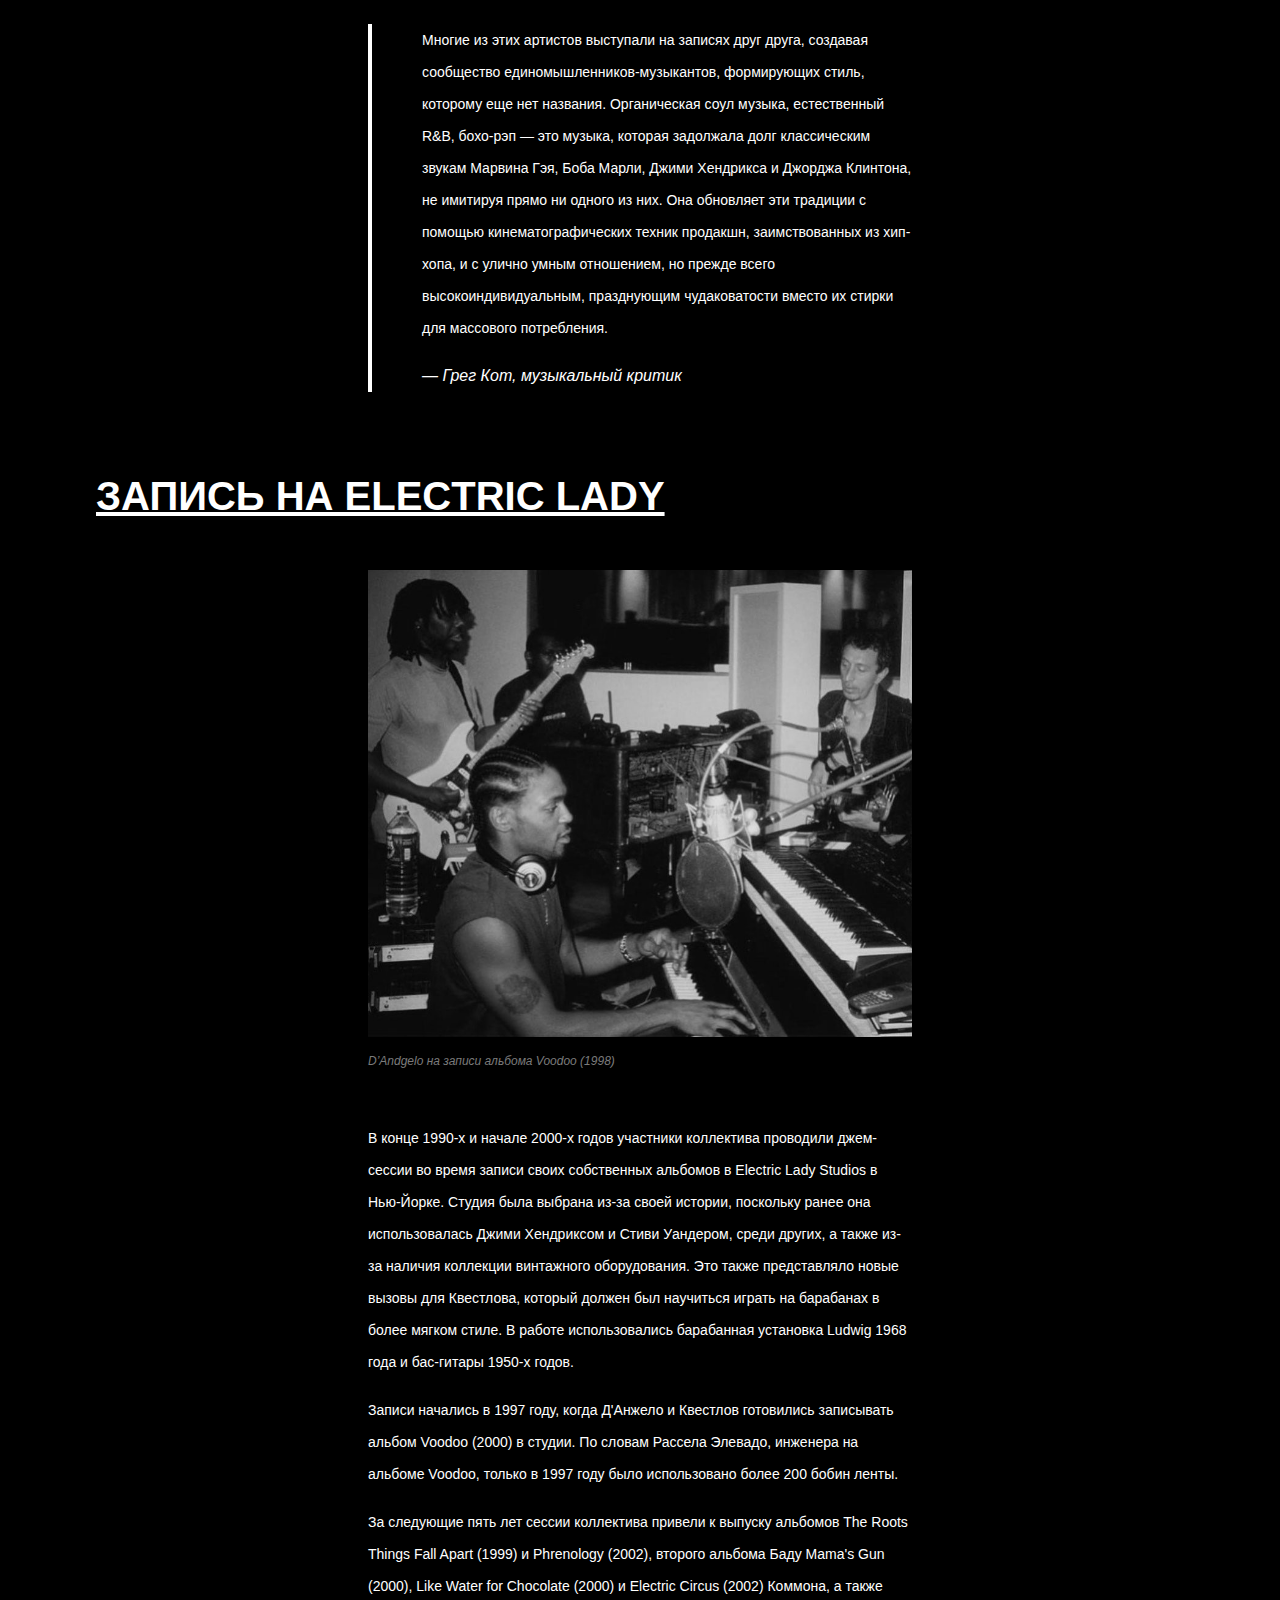
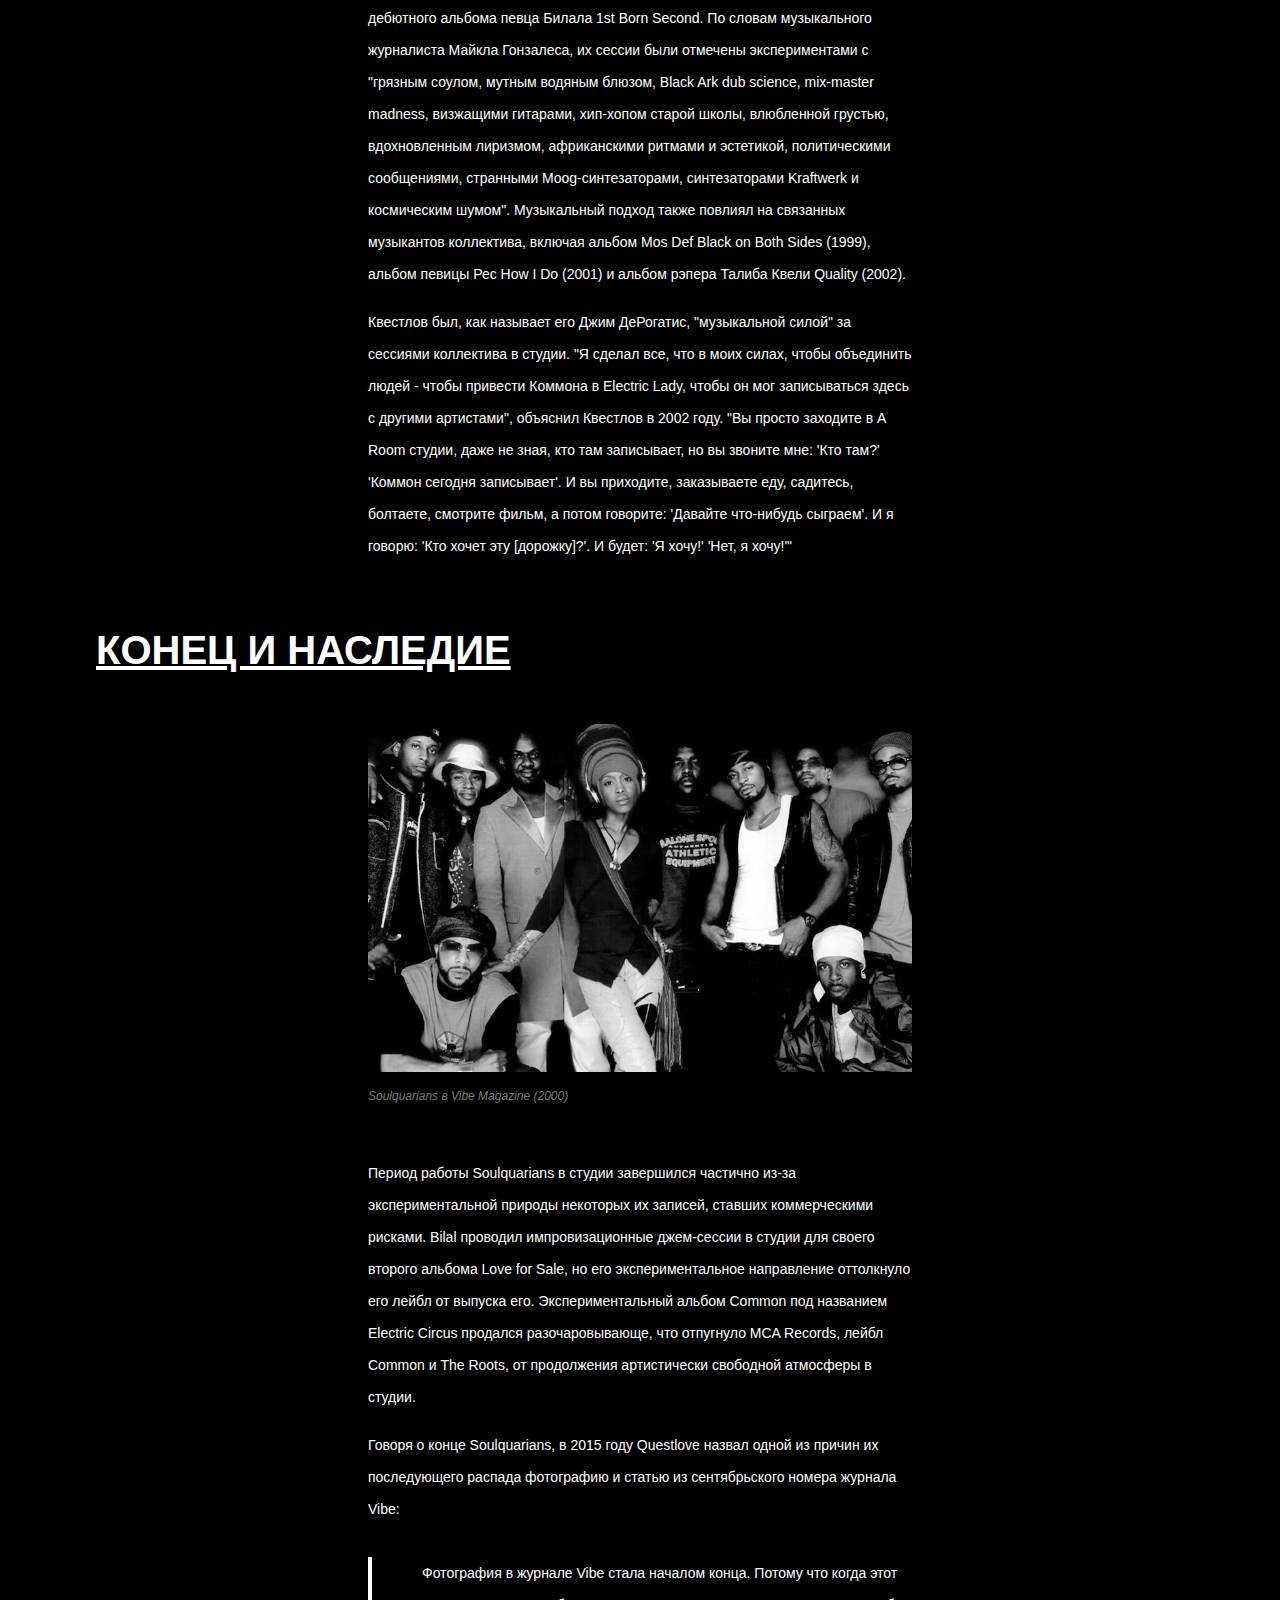
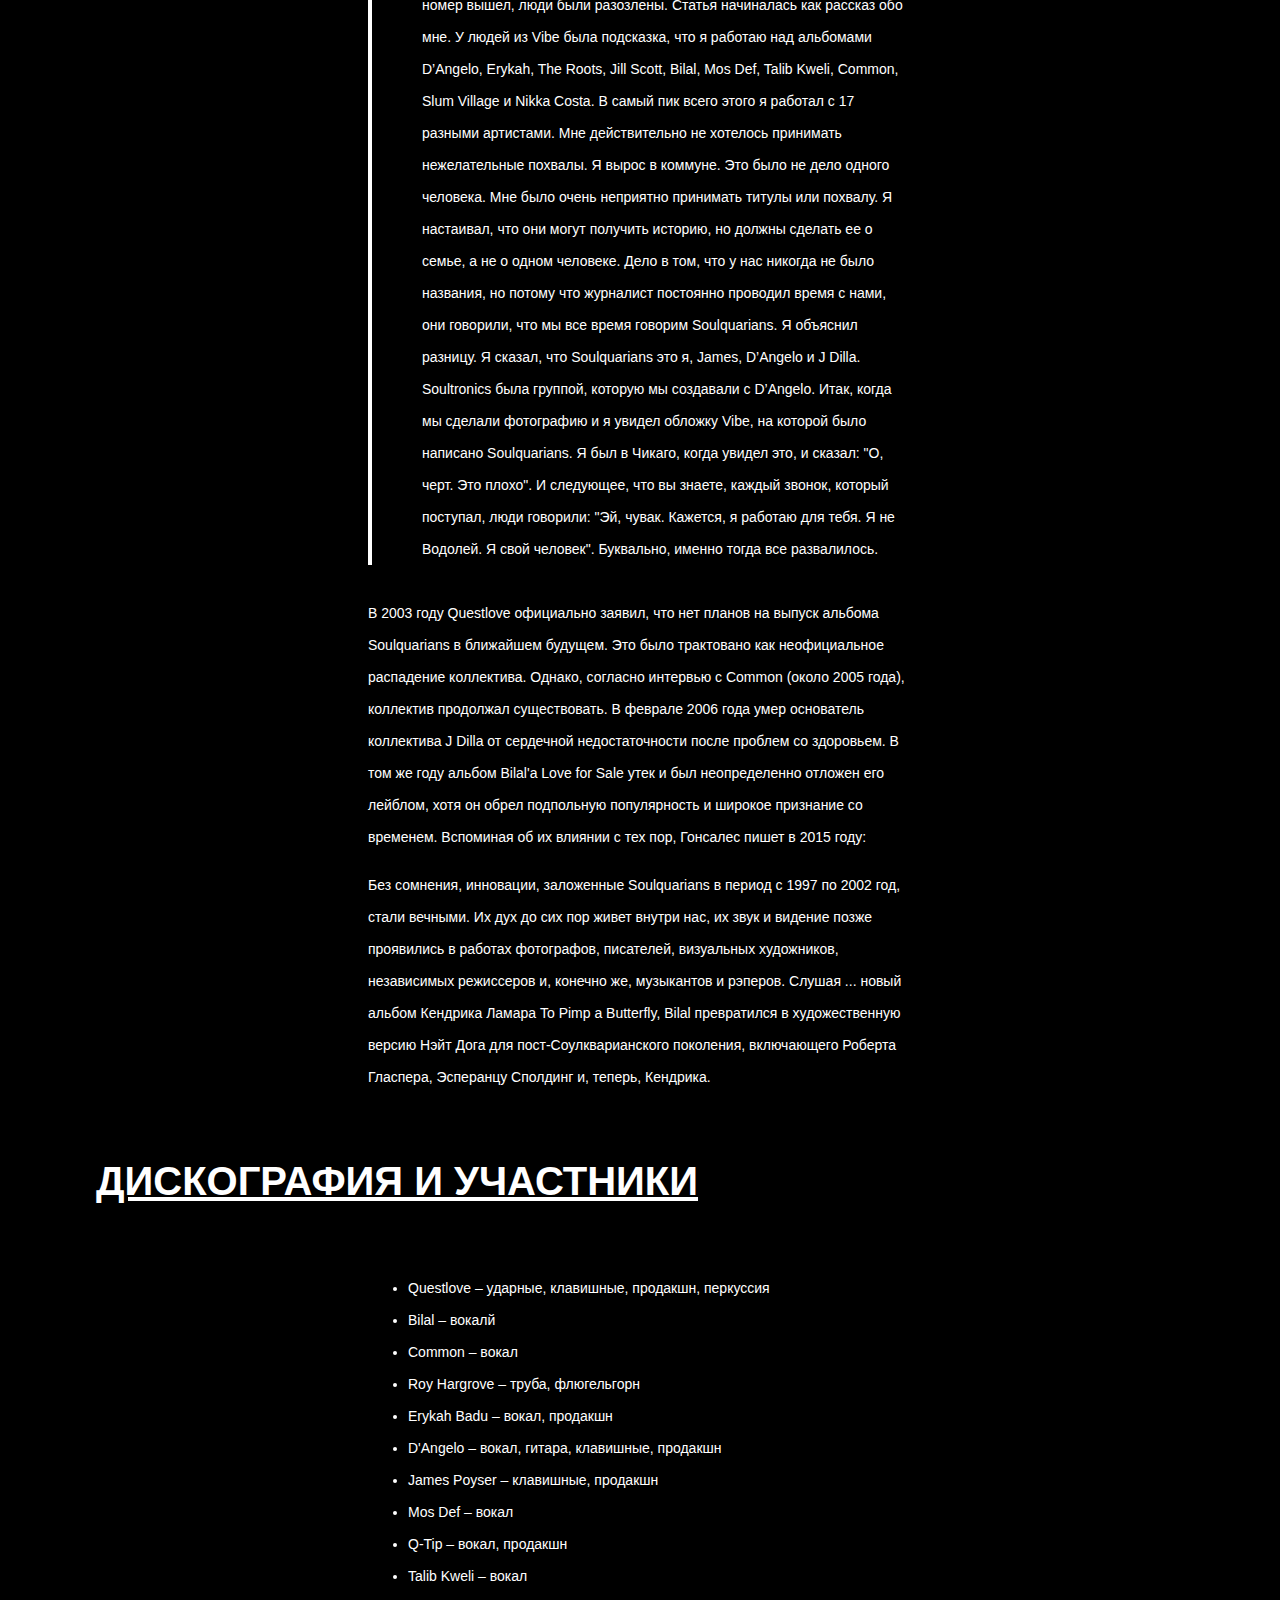
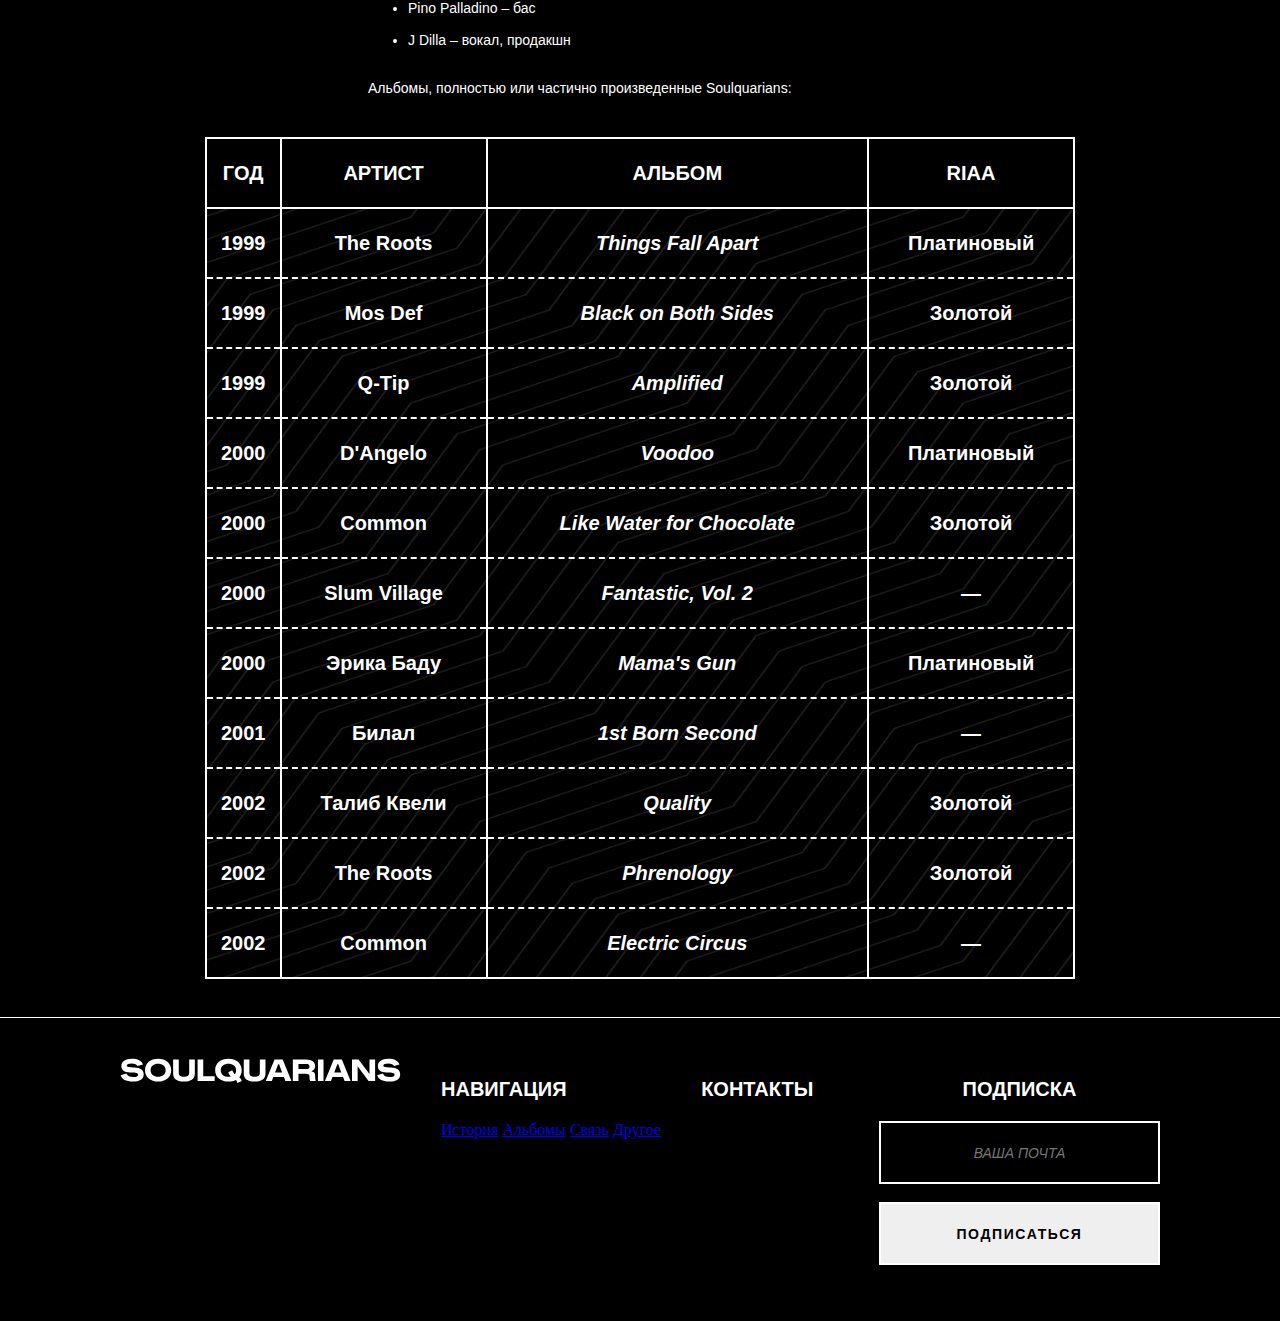
<file: pages/history.html>
<!DOCTYPE html>
<html lang="en">
<head>
    <meta charset="UTF-8">
    <title>Soulquarians</title>
    <link rel="stylesheet" href="../style/style.css">
    <link rel="shortcut icon" href="../media/favicon.svg" type="image/svg">
</head>
<body>
<div class="content-wrapper">
    <nav class="navigation-primary-container sticky">
        <a href="history.html"> <img src="../media/SOULQUARIANS.svg" alt="SOULQUARIANS" class="logo"></a>
        <ul>
            <li><a href="history.html"><u>История</u></a></li>
            <li><a href="#">Альбомы</a>
                <ul>
                    <li><a href="albums/Mama's Gun.html">Mama's Gun</a></li>
                    <li><a href="albums/Things Fall Apart.html">Things Fall Apart</a></li>
                    <li><a href="albums/Like Water for Chocolate.html">Like Water for Chocolate</a></li>
                    <li><a href="albums/Voodoo.html">Voodoo</a></li>
                </ul>

            </li>
            <li><a href="#">Связь</a>
                <ul>
                    <li><a href="newsletter.html">Подписка</a></li>
                    <li><a href="contact.html">Сотрудничество</a></li>
                </ul>
            </li>

            <li><a href="others.html">Другое</a></li>
        </ul>
    </nav>


    <div class="components">
        <div></div>
        <div class="header">
            <div class="header-container">
                <div class="video-container">
                    <video preload="auto" playsinline autoplay muted loop poster id="headerCopyVideoDesktop"
                           width="0" height="849" class="show">
                        <source src="../media/video_main.mp4" type="video/mp4">
                    </video>


                    <div class="content-container">
                        <div class="text-container" style="opacity: 1;"><h1>SOULQUARIANS</h1></div>
                        <a href="#quote-section" target="_self">
                            <div class="widget-shape"><img src="../media/arrow.png"></div>
                        </a></div>

                </div>
            </div>
        </div>

        <div class="quote-header-wrapper" id="quote-section">
            <div class="quote-header-container">
                <blockquote class="blockquote">
                    <p>Это был один из тех периодов, <br> когда вы даже не осознаете, насколько это мощно</p>
                    <cite>Common <br> Журнал “SPIN” - 2008 </cite>
                </blockquote>
            </div>
        </div>

        <article class="article-wrapper" id="article_section">

            <div class="title-wrapper">
                <h2 class="title">История</h2>
            </div>
            <div class="inner-wrapper">

                <div class="item-content-wrapper">
                    <div class="image-block">
                        <div class="image-container">
                            <img alt="soulquarians.jpg" src="../media/soulquarians.jpg" width="1080" height="1072"
                                 sizes="100vw"
                                 style="display:block;object-fit: cover; width: 100%; height: 100%; object-position: 50% 50%">

                        </div>
                        <p class="prompt">Soulquarians в конце 1990-х</p>
                    </div>
                    <div class="content-block">
                        <div class="content-container">
                            <p class="block-content">
                                Soulquarians - коллектив экспериментальных артистов, активных в конце 1990-х и начале
                                2000-х годов. В состав коллектива входили певец и мультиинструменталист Д'Анджело,
                                барабанщик и продюсер Амир "Questlove" Томпсон, продюсер J Dilla, автор-исполнитель
                                Эрика Баду, трубач Рой Харгров, клавишник Джеймс Пойзер, певец Bilal, басист Пино
                                Палладино, рэперы-продюсеры Q-Tip и Mos Def, а также рэперы Talib Kweli и Common. Перед
                                его созданием Q-Tip, Common, Mos Def и Talib Kweli были участниками коллектива Native
                                Tongues, а первоначальная группа Q-Tip’a A Tribe Called Quest также послужила
                                вдохновением для Soulquarians.
                            </p>
                            <p class="block-content">
                                Стилистически музыку коллектива описывают как нео-соул, альтернативный хип-хоп,
                                прогрессивный соул, авангард, соул, осознанный рэп и джаз-фьюжн. Их участники часто
                                сотрудничали на записях друг друга, проводя обширные и инновационные сессии в студии
                                Electric Lady в Нью-Йорке, что привело к созданию нескольких хорошо принятых альбомов.
                                Questlove из хип-хоп группы The Roots выступал в качестве "музыкального двигателя" за
                                несколько проектов коллектива, включая альбомы The Roots "Things Fall Apart" (1999),
                                Д'Анджело "Voodoo" (2000), Баду "Mama's Gun" (2000) и Common "Like Water for Chocolate"
                                (2000).
                            </p>
                            <p class="block-content">
                                Название коллектива происходит от знака зодиака Водолей, который является общим знаком
                                рождения основных участников коллектива - Questlove из The Roots, D'Angelo, James Poyser
                                и J Dilla. Questlove, D'Angelo, Poyser и J Dilla объединились, обнаружив общий интерес к
                                нестандартным, необычным ритмам, неправильным аккордам и другим чертам, часто
                                проявляемым в андеграундной городской музыкальной сцене. В это же время D'Angelo и
                                валлийский басист Pino Palladino обнаружили общую любовь к музыке Motown и другой
                                классической соул-музыке, и Palladino стал активным участником проекта, играя на
                                большинстве их дискографии и выступая в составе гастрольной группы the Soultronics,
                                которая поддерживала тур D'Angelo's Voodoo. Другим влиянием на Soulquarians была хип-хоп
                                группа 1990-х годов A Tribe Called Quest, участником которой стал рэппер-продюсер Q-Tip,
                                ставший частью коллектива.
                            </p>
                            <blockquote class='quote'>
                                <p>Многие из этих артистов выступали на записях друг друга, создавая сообщество
                                    единомышленников-музыкантов, формирующих стиль, которому еще нет названия.
                                    Органическая соул музыка, естественный R&B, бохо-рэп — это музыка, которая задолжала
                                    долг классическим звукам Марвина Гэя, Боба Марли, Джими Хендрикса и Джорджа
                                    Клинтона, не имитируя прямо ни одного из них. Она обновляет эти традиции с помощью
                                    кинематографических техник продакшн, заимствованных из хип-хопа, и с улично умным
                                    отношением, но прежде всего высокоиндивидуальным, празднующим чудаковатости вместо
                                    их стирки для массового потребления.</p>
                                <cite>— Грег Кот, музыкальный критик</cite>
                            </blockquote>
                        </div>
                    </div>


                </div>
            </div>

            <div class="title-wrapper">
                <h2 class="title">ЗАПИСЬ НА Electric Lady</h2>
            </div>
            <div class="inner-wrapper">

                <div class="item-content-wrapper">
                    <div class="image-block">
                        <div class="image-container">
                            <img alt="dangelo.jpg" src="../media/dangelo.jpg" width="890" height="763"
                                 sizes="100vw"
                                 style="display:block;object-fit: cover; width: 100%; height: 100%; object-position: 50% 50%">

                        </div>
                        <p class="prompt">D’Andgelo на записи альбома Voodoo (1998)</p>
                    </div>
                    <div class="content-block">
                        <div class="content-container">
                            <p class="block-content">
                                В конце 1990-х и начале 2000-х годов участники коллектива проводили джем-сессии во время
                                записи своих собственных альбомов в Electric Lady Studios в Нью-Йорке. Студия была
                                выбрана из-за своей истории, поскольку ранее она использовалась Джими Хендриксом и Стиви
                                Уандером, среди других, а также из-за наличия коллекции винтажного оборудования. Это
                                также представляло новые вызовы для Квестлова, который должен был научиться играть на
                                барабанах в более мягком стиле. В работе использовались барабанная установка Ludwig 1968
                                года и бас-гитары 1950-х годов.
                            </p>
                            <p class="block-content">
                                Записи начались в 1997 году, когда Д'Анжело и Квестлов готовились записывать альбом
                                Voodoo (2000) в студии. По словам Рассела Элевадо, инженера на альбоме Voodoo, только в
                                1997 году было использовано более 200 бобин ленты.
                            </p>
                            <p class="block-content">
                                За следующие пять лет сессии коллектива привели к выпуску альбомов The Roots Things Fall
                                Apart (1999) и Phrenology (2002), второго альбома Баду Mama's Gun (2000), Like Water for
                                Chocolate (2000) и Electric Circus (2002) Коммона, а также дебютного альбома певца
                                Билала 1st Born Second. По словам музыкального журналиста Майкла Гонзалеса, их сессии
                                были отмечены экспериментами с "грязным соулом, мутным водяным блюзом, Black Ark dub
                                science, mix-master madness, визжащими гитарами, хип-хопом старой школы, влюбленной
                                грустью, вдохновленным лиризмом, африканскими ритмами и эстетикой, политическими
                                сообщениями, странными Moog-синтезаторами, синтезаторами Kraftwerk и космическим шумом".
                                Музыкальный подход также повлиял на связанных музыкантов коллектива, включая альбом Mos
                                Def Black on Both Sides (1999), альбом певицы Рес How I Do (2001) и альбом рэпера Талиба
                                Квели Quality (2002).
                            </p>
                            <p class="block-content">
                                Квестлов был, как называет его Джим ДеРогатис, "музыкальной силой" за сессиями
                                коллектива в студии. "Я сделал все, что в моих силах, чтобы объединить людей - чтобы
                                привести Коммона в Electric Lady, чтобы он мог записываться здесь с другими артистами",
                                объяснил Квестлов в 2002 году. "Вы просто заходите в A Room студии, даже не зная, кто
                                там записывает, но вы звоните мне: 'Кто там?' 'Коммон сегодня записывает'. И вы
                                приходите, заказываете еду, садитесь, болтаете, смотрите фильм, а потом говорите:
                                'Давайте что-нибудь сыграем'. И я говорю: 'Кто хочет эту [дорожку]?'. И будет: 'Я хочу!'
                                'Нет, я хочу!'"
                            </p>
                        </div>
                    </div>
                </div>
            </div>
            <div class="title-wrapper">
                <h2 class="title">КОНЕЦ И НАСЛЕДИЕ</h2>
            </div>
            <div class="inner-wrapper">

                <div class="item-content-wrapper">
                    <div class="image-block">
                        <div class="image-container">
                            <img alt="soulquarians in Vibe.jpg" src="../media/soulquarians in Vibe.jpg" width="800"
                                 height="511"
                                 sizes="100vw"
                                 style="display:block;object-fit: cover; width: 100%; height: 100%; object-position: 50% 50%">

                        </div>
                        <p class="prompt">Soulquarians в Vibe Magazine (2000)</p>
                    </div>
                    <div class="content-block">
                        <div class="content-container">
                            <p class="block-content">
                                Период работы Soulquarians в студии завершился частично из-за экспериментальной природы
                                некоторых их записей, ставших коммерческими рисками. Bilal проводил импровизационные
                                джем-сессии в студии для своего второго альбома Love for Sale, но его экспериментальное
                                направление оттолкнуло его лейбл от выпуска его. Экспериментальный альбом Common под
                                названием Electric Circus продался разочаровывающе, что отпугнуло MCA Records, лейбл
                                Common и The Roots, от продолжения артистически свободной атмосферы в студии.
                            </p>
                            <p class="block-content">
                                Говоря о конце Soulquarians, в 2015 году Questlove назвал одной из причин их
                                последующего распада фотографию и статью из сентябрьского номера журнала Vibe:
                            </p>
                            <blockquote class='quote'>
                                <p>Фотография в журнале Vibe стала началом конца. Потому что когда этот номер вышел,
                                    люди были разозлены. Статья начиналась как рассказ обо мне. У людей из Vibe была
                                    подсказка, что я работаю над альбомами D’Angelo, Erykah, The Roots, Jill Scott,
                                    Bilal, Mos Def, Talib Kweli, Common, Slum Village и Nikka Costa. В самый пик всего
                                    этого я работал с 17 разными артистами. Мне действительно не хотелось принимать
                                    нежелательные похвалы. Я вырос в коммуне. Это было не дело одного человека. Мне было
                                    очень неприятно принимать титулы или похвалу. Я настаивал, что они могут получить
                                    историю, но должны сделать ее о семье, а не о одном человеке. Дело в том, что у нас
                                    никогда не было названия, но потому что журналист постоянно проводил время с нами,
                                    они говорили, что мы все время говорим Soulquarians. Я объяснил разницу. Я сказал,
                                    что Soulquarians это я, James, D’Angelo и J Dilla. Soultronics была группой, которую
                                    мы создавали с D’Angelo. Итак, когда мы сделали фотографию и я увидел обложку Vibe,
                                    на которой было написано Soulquarians. Я был в Чикаго, когда увидел это, и сказал:
                                    "О, черт. Это плохо". И следующее, что вы знаете, каждый звонок, который поступал,
                                    люди говорили: "Эй, чувак. Кажется, я работаю для тебя. Я не Водолей. Я свой
                                    человек". Буквально, именно тогда все развалилось.</p>

                            </blockquote>
                            <p class="block-content">
                                В 2003 году Questlove официально заявил, что нет планов на выпуск альбома Soulquarians в
                                ближайшем будущем. Это было трактовано как неофициальное распадение коллектива. Однако,
                                согласно интервью с Common (около 2005 года), коллектив продолжал существовать. В
                                феврале 2006 года умер основатель коллектива J Dilla от сердечной недостаточности после
                                проблем со здоровьем. В том же году альбом Bilal'a Love for Sale утек и был
                                неопределенно отложен его лейблом, хотя он обрел подпольную популярность и широкое
                                признание со временем. Вспоминая об их влиянии с тех пор, Гонсалес пишет в 2015 году:
                            </p>
                            <p class="block-content">
                                Без сомнения, инновации, заложенные Soulquarians в период с 1997 по 2002 год, стали
                                вечными. Их дух до сих пор живет внутри нас, их звук и видение позже проявились в
                                работах фотографов, писателей, визуальных художников, независимых режиссеров и, конечно
                                же, музыкантов и рэперов. Слушая ... новый альбом Кендрика Ламара To Pimp a Butterfly,
                                Bilal превратился в художественную версию Нэйт Дога для пост-Соулкварианского поколения,
                                включающего Роберта Гласпера, Эсперанцу Сполдинг и, теперь, Кендрика.
                            </p>
                        </div>
                    </div>
                </div>
            </div>
            <div class="title-wrapper closer">
                <h2 class="title ">Дискография и участники</h2>
            </div>
            <div class="inner-wrapper">

                <div class="item-content-wrapper">
                    <div class="content-block">
                        <div class="content-container">

                            <ul class="block-content">
                                <li>Questlove – ударные, клавишные, продакшн, перкуссия</li>
                                <li>Bilal – вокалй</li>
                                <li>Common – вокал</li>
                                <li>Roy Hargrove – труба, флюгельгорн</li>
                                <li>Erykah Badu – вокал, продакшн</li>
                                <li>D'Angelo – вокал, гитара, клавишные, продакшн</li>
                                <li>James Poyser – клавишные, продакшн</li>
                                <li>Mos Def – вокал</li>
                                <li>Q-Tip – вокал, продакшн</li>
                                <li>Talib Kweli – вокал</li>
                                <li>Pino Palladino – бас</li>
                                <li>J Dilla – вокал, продакшн</li>
                            </ul>
                            <p class="block-content">
                                Альбомы, полностью или частично произведенные Soulquarians:
                            </p>

                        </div>
                    </div>
                </div>
            </div>
            <div class="table-wrapper">
                <table class="discography">
                    <tr>
                        <th>Год</th>
                        <th>Артист</th>
                        <th>Альбом</th>
                        <th>RIAA</th>
                    </tr>

                    <tr>
                        <td style="font-weight: 900;">1999</td>
                        <td>The Roots</td>
                        <td><i>Things Fall Apart</i></td>
                        <td>Платиновый</td>
                    </tr>
                    <tr>
                        <td style="font-weight: 900;">1999</td>
                        <td>Mos Def</td>
                        <td><i>Black on Both Sides</i></td>
                        <td>Золотой</td>
                    </tr>
                    <tr>
                        <td style="font-weight: 900;">1999</td>
                        <td>Q-Tip</td>
                        <td><i>Amplified</i></td>
                        <td>Золотой</td>
                    </tr>
                    <tr>
                        <td style="font-weight: 900;">2000</td>
                        <td>D'Angelo</td>
                        <td><i>Voodoo</i></td>
                        <td>Платиновый</td>
                    </tr>
                    <tr>
                        <td style="font-weight: 900;">2000</td>
                        <td>Common</td>
                        <td><i>Like Water for Chocolate</i></td>
                        <td>Золотой</td>
                    </tr>
                    <tr>
                        <td style="font-weight: 900;">2000</td>
                        <td>Slum Village</td>
                        <td><i>Fantastic, Vol. 2</i></td>
                        <td>—</td>
                    </tr>
                    <tr>
                        <td style="font-weight: 900;">2000</td>
                        <td>Эрика Баду</td>
                        <td><i>Mama's Gun</i></td>
                        <td>Платиновый</td>
                    </tr>
                    <tr>
                        <td style="font-weight: 900;">2001</td>
                        <td>Билал</td>
                        <td><i>1st Born Second</i></td>
                        <td>—</td>
                    </tr>
                    <tr>
                        <td style="font-weight: 900;">2002</td>
                        <td>Талиб Квели</td>
                        <td><i>Quality</i></td>
                        <td>Золотой</td>
                    </tr>
                    <tr>
                        <td style="font-weight: 900;">2002</td>
                        <td>The Roots</td>
                        <td><i>Phrenology</i></td>
                        <td>Золотой</td>
                    </tr>
                    <tr style="border-bottom: 2px solid white;">
                        <td style="font-weight: 900;">2002</td>
                        <td>Common</td>
                        <td><i>Electric Circus</i></td>
                        <td>—</td>
                    </tr>
                </table>

            </div>


        </article>
        <footer class="footer">
            <div class="col-1">
                <img src="../media/SOULQUARIANS.svg">
                <p>© 2023 SOULQUARIANS. <br> ALL RIGHTS RESERVED.</p>
            </div>
            <div class="col-2">
                <h3 class="footer-headline">Навигация</h3>
                <a href="#article_section">История</a>
                <a href="#">Альбомы</a>
                <a href="contact.html">Связь</a>
                <a href="others.html">Другое</a>
            </div>
            <div class="col-3">
                <h3 class="footer-headline">Контакты</h3>
                <p>По ТЕЛЕФОНУ</p>
                <p>+7 (999) 999 99 99</p>
                <p>ПО почте</p>
                <p>soulmail@gmail.com</p>

            </div>
            <div class="col-4">
                <h3 class="footer-headline" style="text-align:center;">Подписка</h3>
                <form class="footer-subscription" action="newsletter.html" target="_self">
                    <input type="email" class="footer-sub-input" placeholder="ВАША ПОЧТА" required>
                    <br>
                    <button type="submit" class="footer-sub-button">Подписаться</button>
                </form>
            </div>
        </footer>

    </div>
</div>
</body>
</html>
</file>
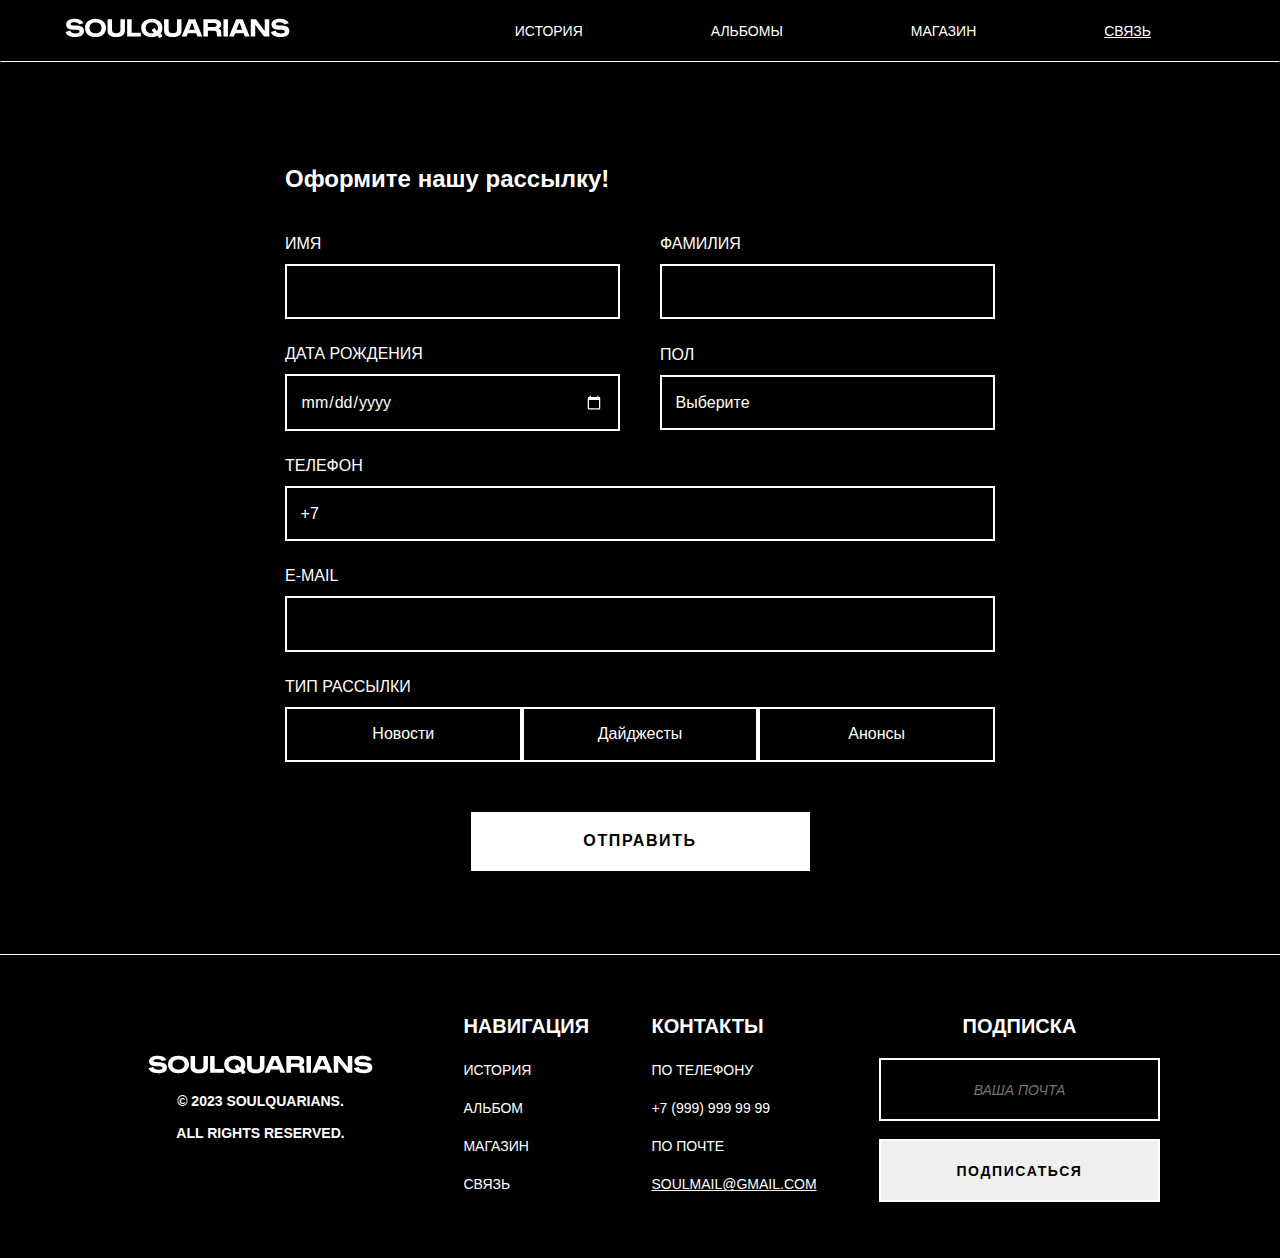
<file: pages/newsletter.html>
<!DOCTYPE html>
<html lang="en">
<head>
    <meta charset="UTF-8">
    <meta name="viewport" content="width=device-width, initial-scale=1" />
    <meta name="viewport" content="width=device-width, initial-scale=1" />
    <title>Subscription | Soulquarians</title>
    <link rel="stylesheet" href="../style/style.css">
    <link rel="shortcut icon" href="../media/favicon.svg" type="image/svg">
</head>
<body>
<div class="content-wrapper">
    <nav class="navigation-primary-container sticky">
        <a href="../index.html"> <img src="../media/SOULQUARIANS.svg" alt="SOULQUARIANS" class="logo"></a>
        <ul>
            <li><a href="../index.html">История</a></li>
            <li><a href="#">Альбомы</a>
                <ul>
                    <li><a href="albums/Mama's Gun.html">Mama's Gun</a></li>
                    <li><a href="albums/Things Fall Apart.html">Things Fall Apart</a></li>
                    <li><a href="albums/Like Water for Chocolate.html">Like Water for Chocolate</a></li>
                    <li><a href="albums/Voodoo.html">Voodoo</a></li>
                    <li><a href="albums/1st Born Second.html">1st Born Second</a></li>
                </ul>

            </li>
            <li><a href="shop.html">Магазин</a></li>
            <li><a href="#"><u>Связь</u></a>
                <ul>
                    <li><a href="newsletter.html"><u>Подписка</u></a></li>
                    <li><a href="contact.html">Сотрудничество</a></li>
                </ul>
            </li>

        </ul>
    </nav>
    <div class="components">
        <div></div>
        <article class="article-wrapper">

            <div class="form form--feedback">
                <div class="form__content">
                    <form action="https://www.google.com/search?q=" id="UserEnter" name="UserEnter" target="_blank"
                          method="get">

                        <div class="form__fields">
                            <div class="form__section">

                                <h2 class="form__title form__title--medium">Оформите нашу рассылку!</h2>
                                <div class="form__field">

                                    <div class="form__field-input" hidden>
                                        <input type="text" name="q" value="search" class="form__input">
                                    </div>
                                </div>
                                <div class="form__columns">
                                    <div class="form__field">
                                        <div class="form__field-name">Имя</div>
                                        <div class="form__field-input">
                                            <input type="text" name="name" value class="form__input">
                                        </div>
                                    </div>

                                    <div class="form__field">
                                        <div class="form__field-name">Фамилия</div>
                                        <div class="form__field-input">
                                            <input type="text" name="surname" value class="form__input">
                                        </div>
                                    </div>


                                </div>

                                <div class="form__columns">

                                    <div class="form__field">
                                        <div class="form__field-name">Дата рождения</div>
                                        <div class="form__field-input">
                                            <input type="date" name="birthday" max="2023-11-08" value
                                                   class="form__input">
                                        </div>
                                    </div>

                                    <div class="form__field">
                                        <div class="form__field-input">
                                            <div class="form__field-name">Пол</div>
                                            <div class="select-wrapper">
                                                <select name="gender">
                                                    <option selected disabled
                                                    >Выберите
                                                    </option>
                                                    <option value="male"
                                                    >Мужчина
                                                    </option>
                                                    <option value="female">Женщина</option>
                                                    <option value="nonBinary">Другое</option>
                                                </select>
                                            </div>
                                        </div>
                                    </div>

                                </div>
                                <div class="form__columns">
                                    <div class="form__field" style="
    width: 100%;
">
                                        <div class="form__field-name">Телефон</div>
                                        <div class="form__field-input">
                                            <input type="tel" name="phone" value="+7" class="form__input">
                                        </div>
                                    </div>

                                </div>
                                <div class="form__columns">
                                    <div class="form__field" style="
    width: 100%;
">
                                        <div class="form__field-name">E-mail</div>
                                        <div class="form__field-input">
                                            <input type="email" name="email" value class="form__input">
                                        </div>
                                    </div>
                                </div>
                                <div class="form__columns">


                                    <div class="form__field" style="width: 100%;">
                                    <div class="form__field-name">Тип рассылки</div>
                                    <div class="form__field checkbox-field" style="width: 100%; justify-content: space-evenly; display: flex; flex-direction: row; flex-wrap: nowrap; align-items: center;">


                                        <div class="form__option" style="width:100%;">

                                            <label class="form__label">
                                                <input type="checkbox" name="typeOfSubscription" value="news"
                                                       class="form__hidden">
                                                <span class="form__value form__value--rounded">Новости</span>
                                            </label>
                                        </div>

                                        <div class="form__option" style="width:100%;">
                                            <label class="form__label">
                                                <input type="checkbox" name="typeOfSubscription" value="pressReview"
                                                       class="form__hidden">
                                                <span class="form__value form__value--rounded">Дайджесты</span>
                                            </label>
                                        </div>

                                        <div class="form__option" style="width:100%;">
                                            <label class="form__label">
                                                <input type="checkbox" name="typeOfSubscription"
                                                       value="Annonce"
                                                       class="form__hidden">
                                                <span class="form__value form__value--rounded">Анонсы</span>
                                            </label>
                                        </div>


                                    </div>


                            </div>

                                </div>


                            </div>
                        </div>
                        <div class="form__buttons">
                            <button class="form__button" type="submit" name="submit">ОТПРАВИТЬ</button>

                        </div>


                    </form>
                </div>
            </div>
        </article>

        <footer class="footer">
            <div class="column_footer-1">
                <img src="../media/SOULQUARIANS.svg">
                <p>© 2023 SOULQUARIANS. <br> ALL RIGHTS RESERVED.</p>
            </div>
            <div class="column_footer-2">
                <h3 class="footer-headline">Навигация</h3>
                <a href="../index.html">История</a>
                <a href="#">Альбом</a>
                <a href="shop.html">Магазин</a>
                <a href="contact.html">Связь</a>
            </div>
            <div class="column_footer-3">
                <h3 class="footer-headline">Контакты</h3>
                <p>По ТЕЛЕФОНУ</p>
                <p>+7 (999) 999 99 99</p>
                <p>ПО почте</p>
                <p><a href="https://www.google.com/intl/ru/gmail/about/">soulmail@gmail.com</a></p>

            </div>
            <div class="column_footer-4">
                <h3 class="footer-headline" style="text-align:center;">Подписка</h3>
                <form class="footer-subscription" action="newsletter.html" target="_self">
                    <input type="email" class="footer-sub-input" placeholder="ВАША ПОЧТА" required>
                    <br>
                    <button type="submit" class="footer-sub-button">Подписаться</button>
                </form>
            </div>
        </footer>

    </div>
</div>


</body>
</html>
</file>
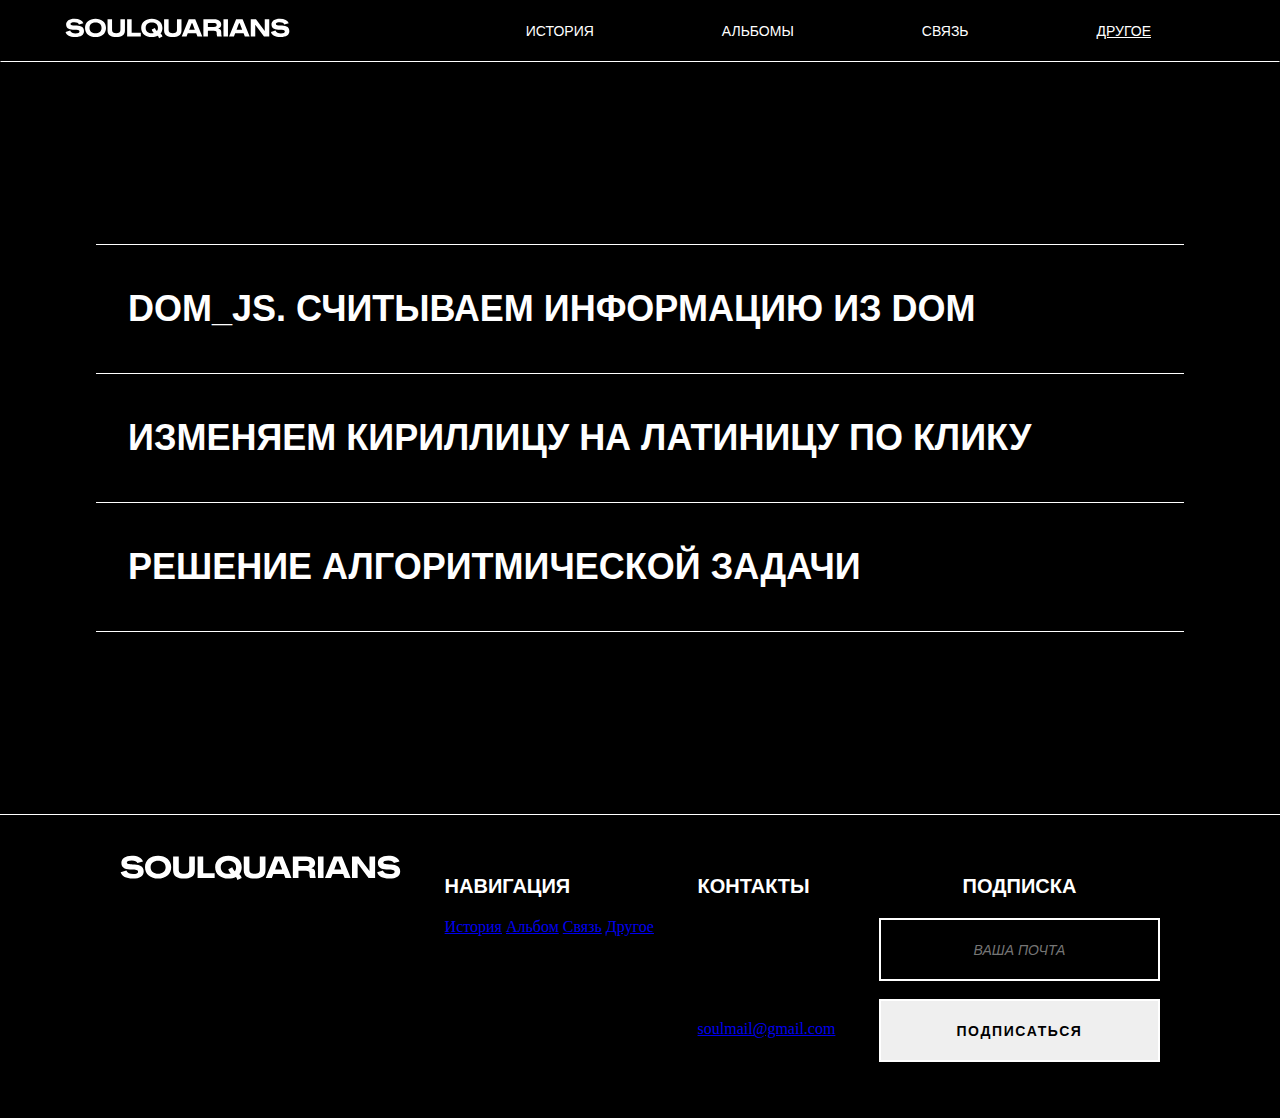
<file: pages/others.html>
<!DOCTYPE html>
<html lang="en">
<head>
    <meta charset="UTF-8">
    <title>Others | Soulquarians</title>
    <link rel="stylesheet" href="../style/style.css">
    <link rel="shortcut icon" href="../media/favicon.svg" type="image/svg">
</head>
<body>
<div class="content-wrapper">
    <nav class="navigation-primary-container sticky">
        <a href="../index.html"> <img src="../media/SOULQUARIANS.svg" alt="SOULQUARIANS" class="logo"></a>
        <ul>
            <li><a href="../index.html">История</a></li>
            <li><a href="#">Альбомы</a>
                <ul>
                    <li><a href="albums/Mama's Gun.html">Mama's Gun</a></li>
                    <li><a href="albums/Things Fall Apart.html">Things Fall Apart</a></li>
                    <li><a href="albums/Like Water for Chocolate.html">Like Water for Chocolate</a></li>
                    <!---<li><a href="albums/Voodoo.html">Voodoo</a></li>--->
                    <li><a href="albums/1st Born Second.html">1st Born Second</a></li>
                </ul>

            </li>
            <li><a href="#">Связь</a>
                <ul>
                    <li><a href="newsletter.html">Подписка</a></li>
                    <li><a href="contact.html">Сотрудничество</a></li>
                </ul>
            </li>
            <li><a href="others.html"><u>Другое</u></a></li>
        </ul>
    </nav>
    <div class="components">
        <div></div>
        <article class="article-wrapper">
            <ul class="menu" style="border: none;">

                <li><a href="#" class="disabled"></a></li>
                <li><a href="https://safonova-sofia.github.io/MinorProjectEx1/">DOM_JS. Считываем информацию из DOM</a></li>
                <li><a href="https://safonova-sofia.github.io/MinorProjectEx2/">Изменяем кириллицу на латиницу по клику</a></li>
                <li><a href="https://safonova-sofia.github.io/MinorProjectEx3/">Решение алгоритмической задачи</a></li>
                <li ><a href="#" class="disabled" style="border: none"></a></li>

            </ul>
        </article>

        <footer class="footer">
            <div class="col-1">
                <img src="../media/SOULQUARIANS.svg">
                <p>© 2023 SOULQUARIANS. <br> ALL RIGHTS RESERVED.</p>
            </div>
            <div class="col-2">
                <h3 class="footer-headline">Навигация</h3>
                <a href="../index.html">История</a>
                <a href="#">Альбом</a>
                <a href="contact.html">Связь</a>
                <a href="others.html">Другое</a>
            </div>
            <div class="col-3">
                <h3 class="footer-headline">Контакты</h3>
                <p>По ТЕЛЕФОНУ</p>
                <p>+7 (999) 999 99 99</p>
                <p>ПО почте</p>
                <p><a href="https://www.google.com/intl/ru/gmail/about/">soulmail@gmail.com</a></p>

            </div>
            <div class="col-4">
                <h3 class="footer-headline" style="text-align:center;">Подписка</h3>
                <form class="footer-subscription" action="newsletter.html" target="_self">
                    <input type="email" class="footer-sub-input" placeholder="ВАША ПОЧТА" required>
                    <br>
                    <button type="submit" class="footer-sub-button">Подписаться</button>
                </form>
            </div>
        </footer>

    </div>
</div>

</body>
</html>
</file>
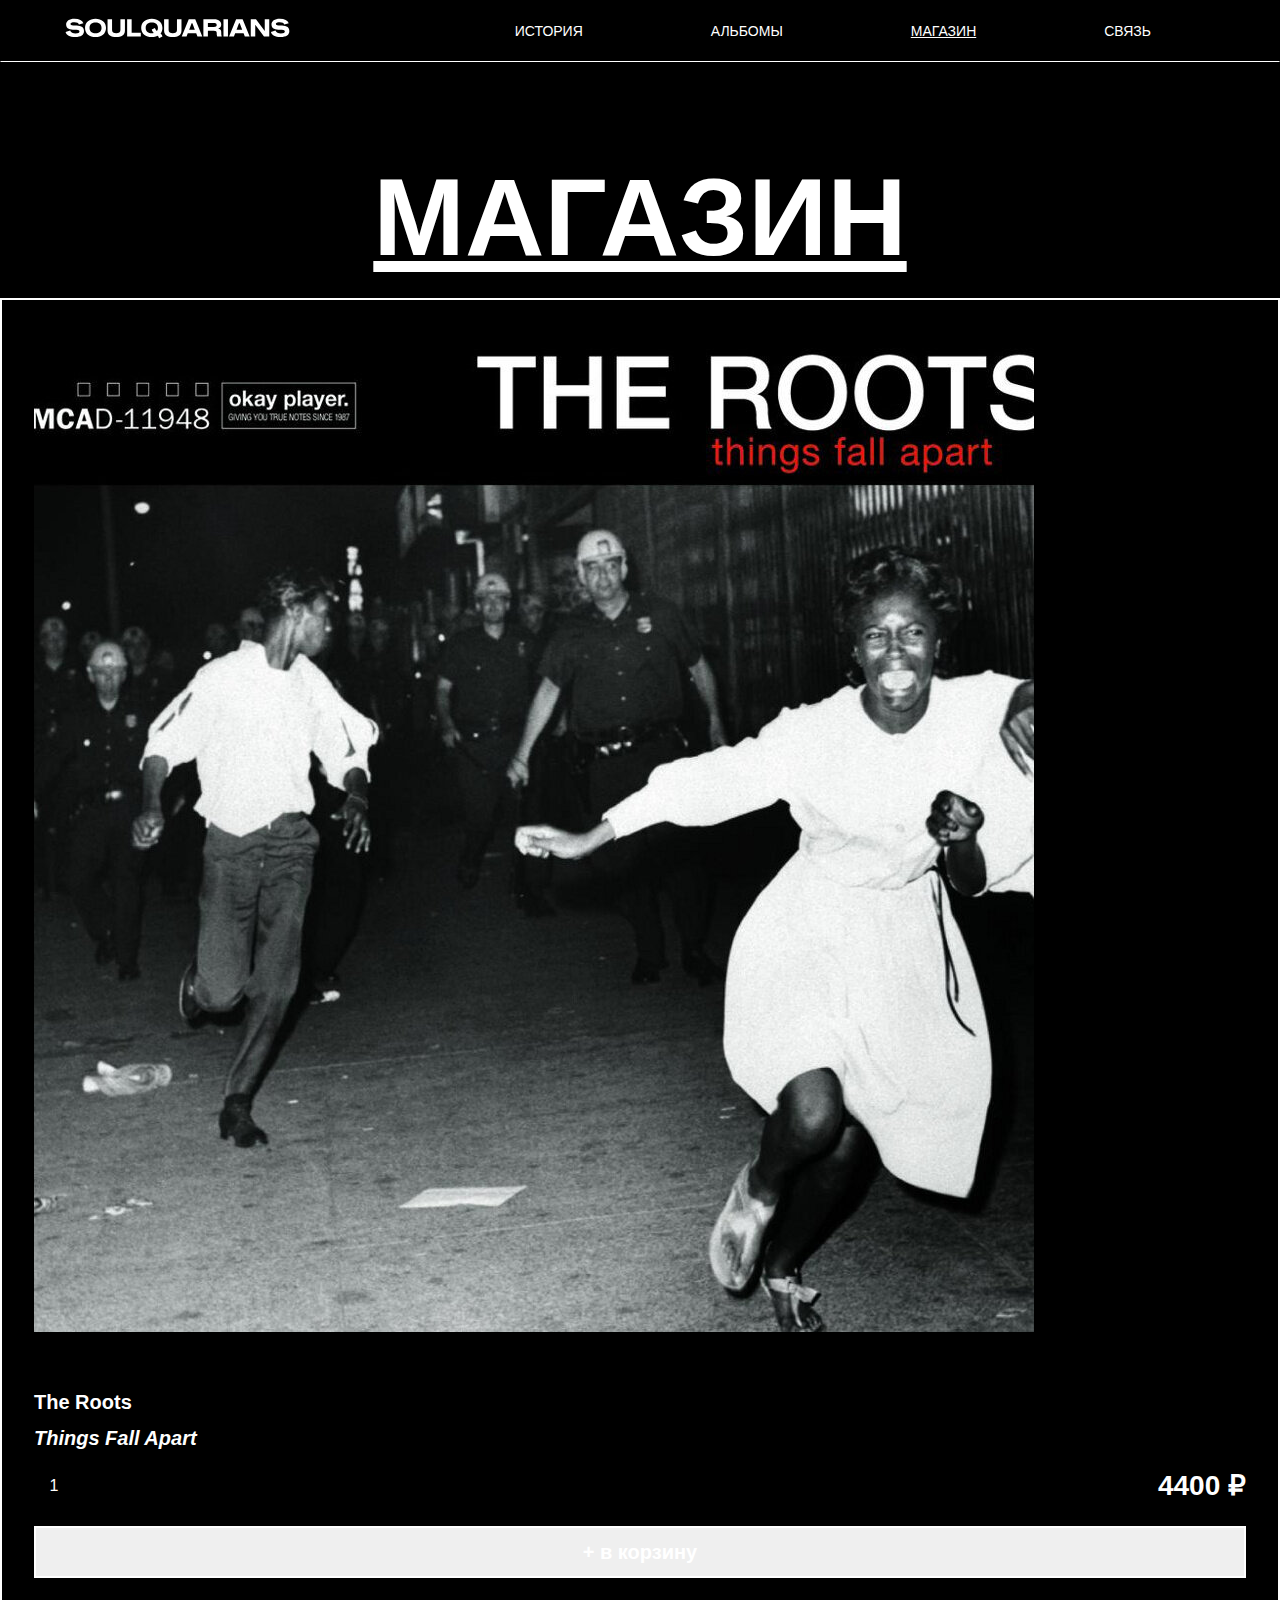
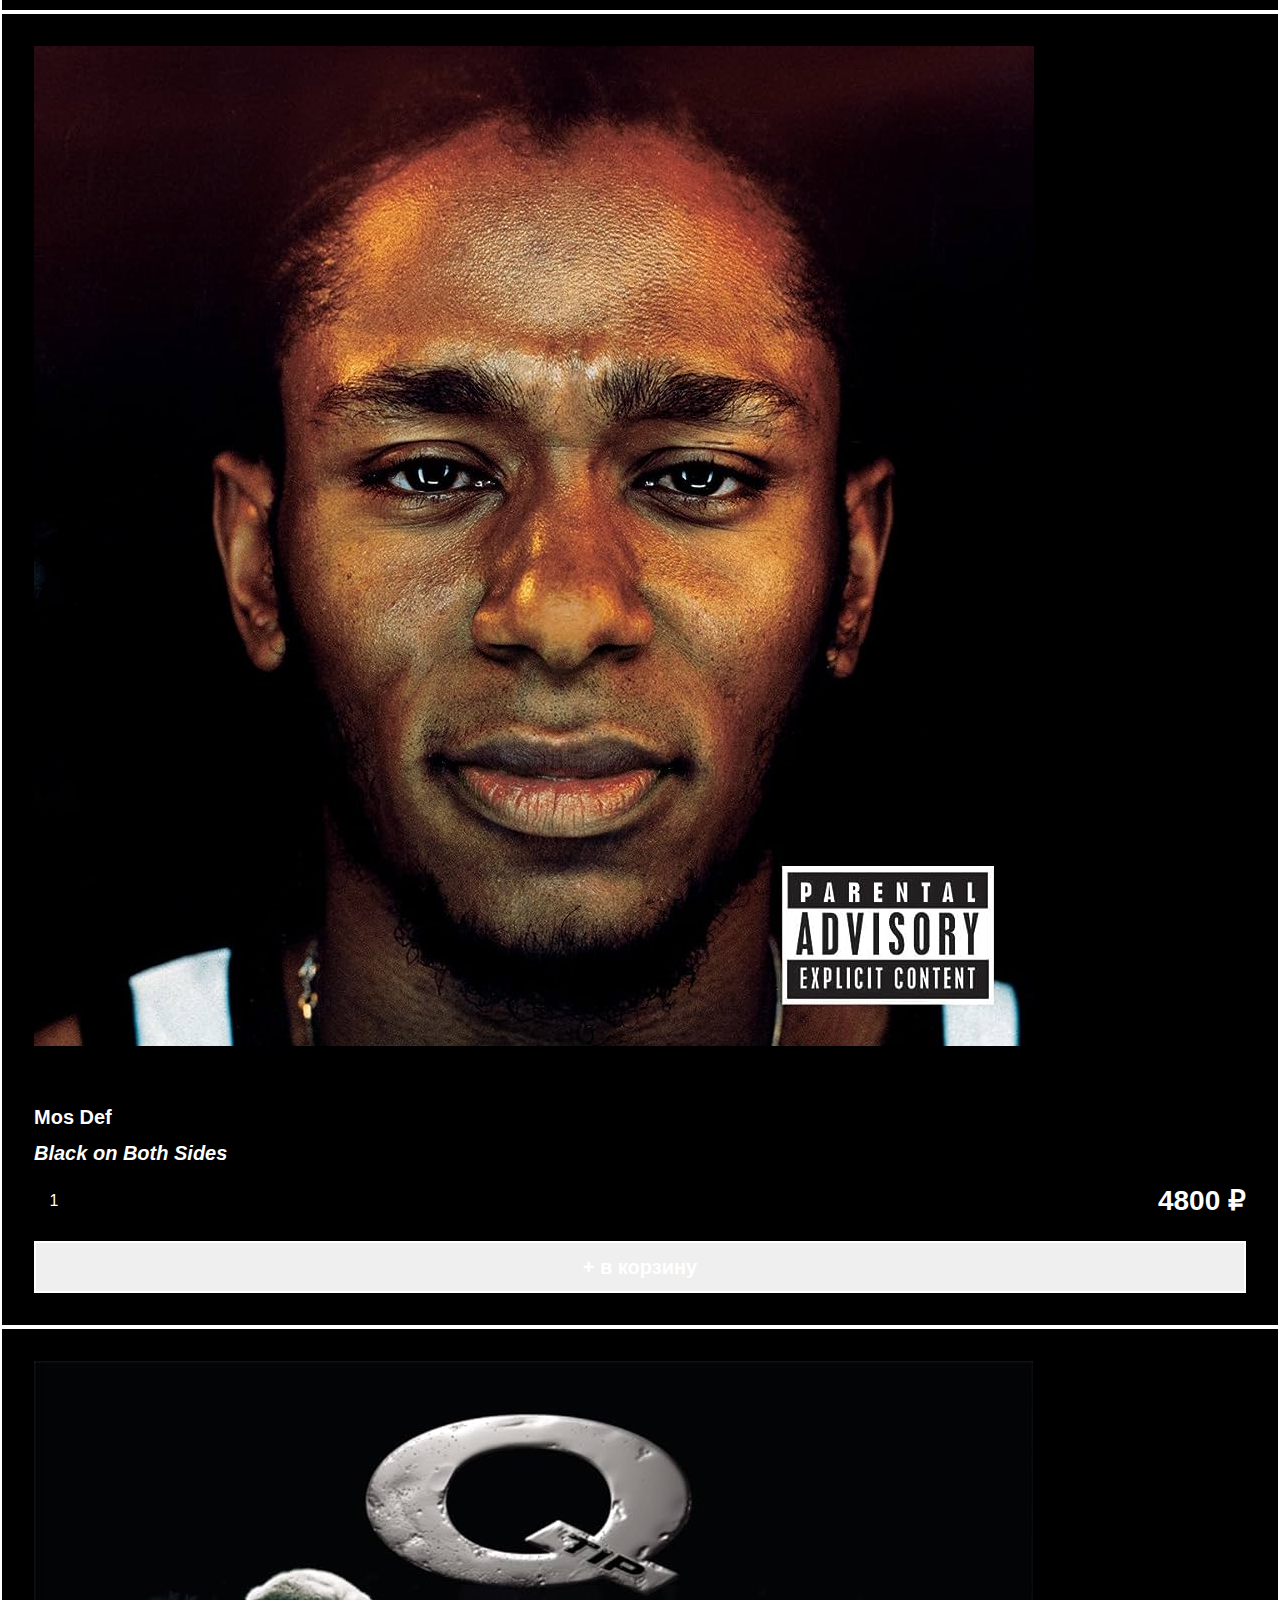
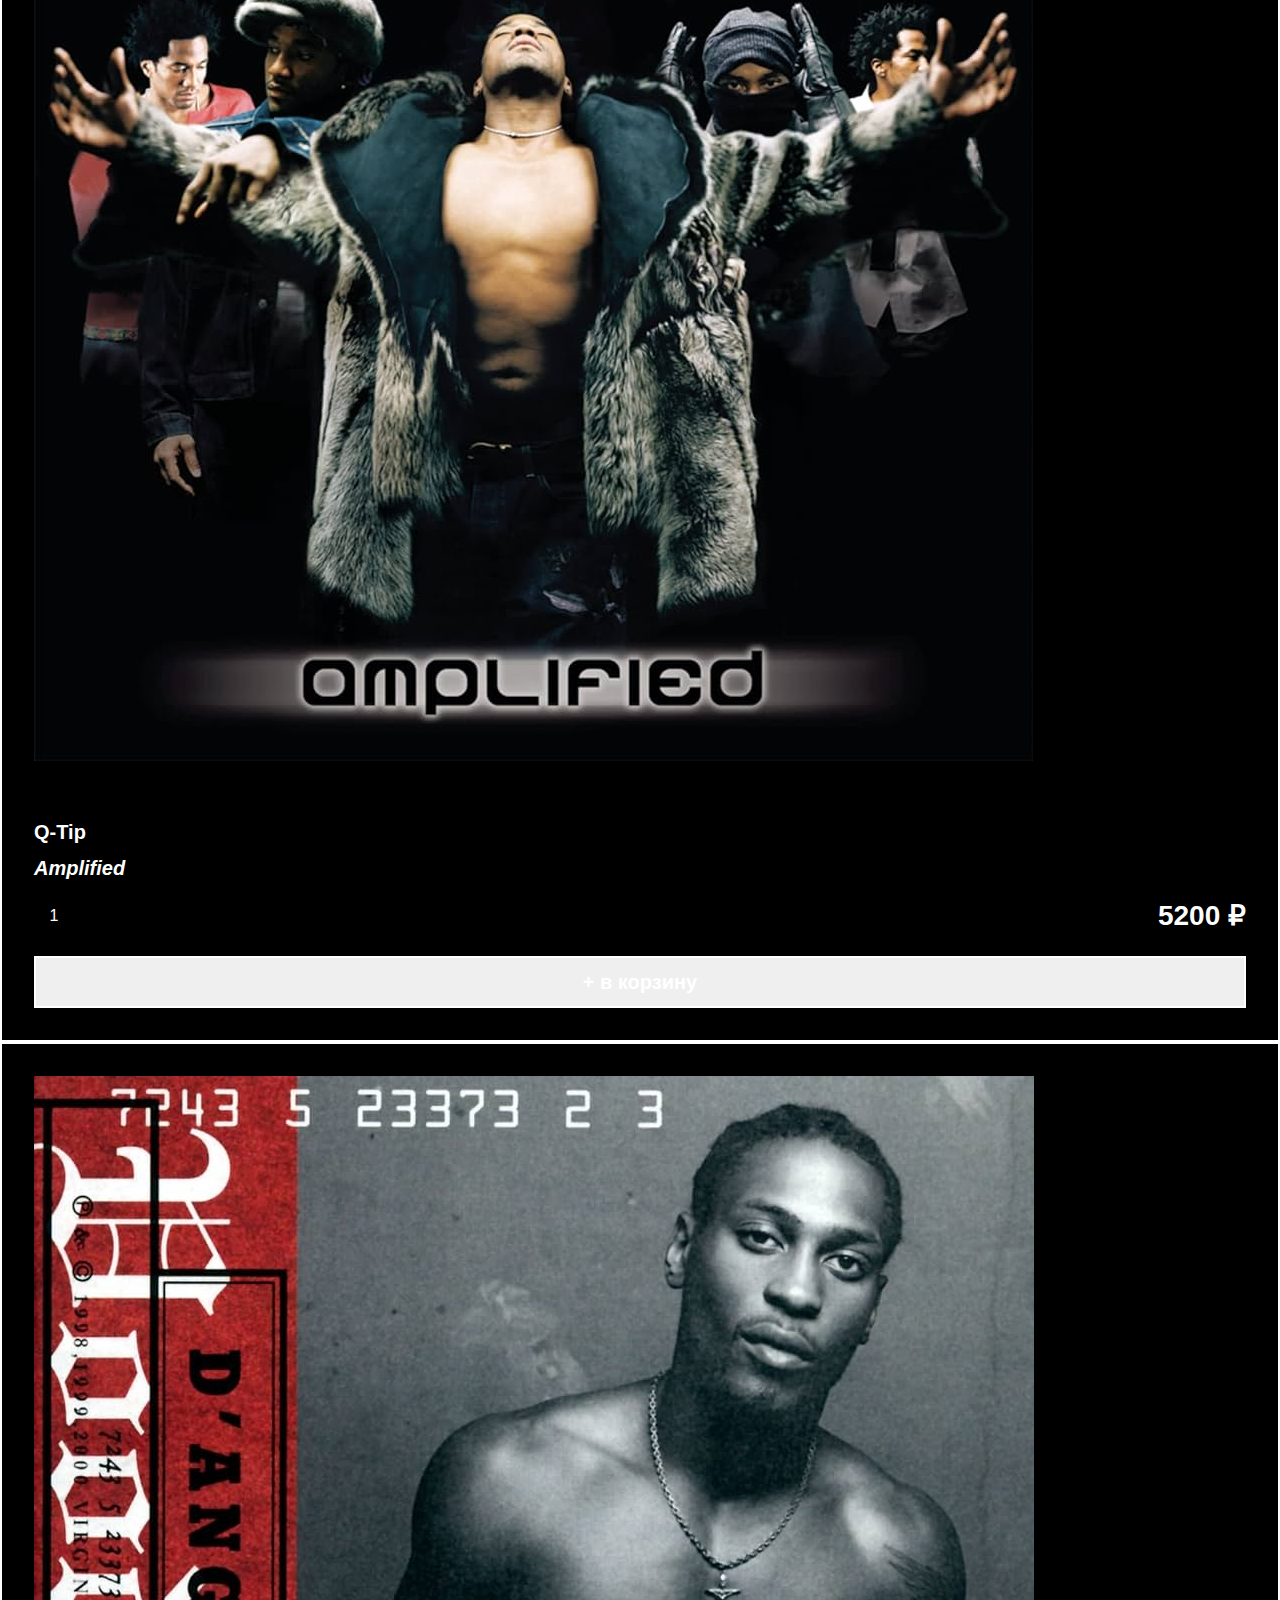
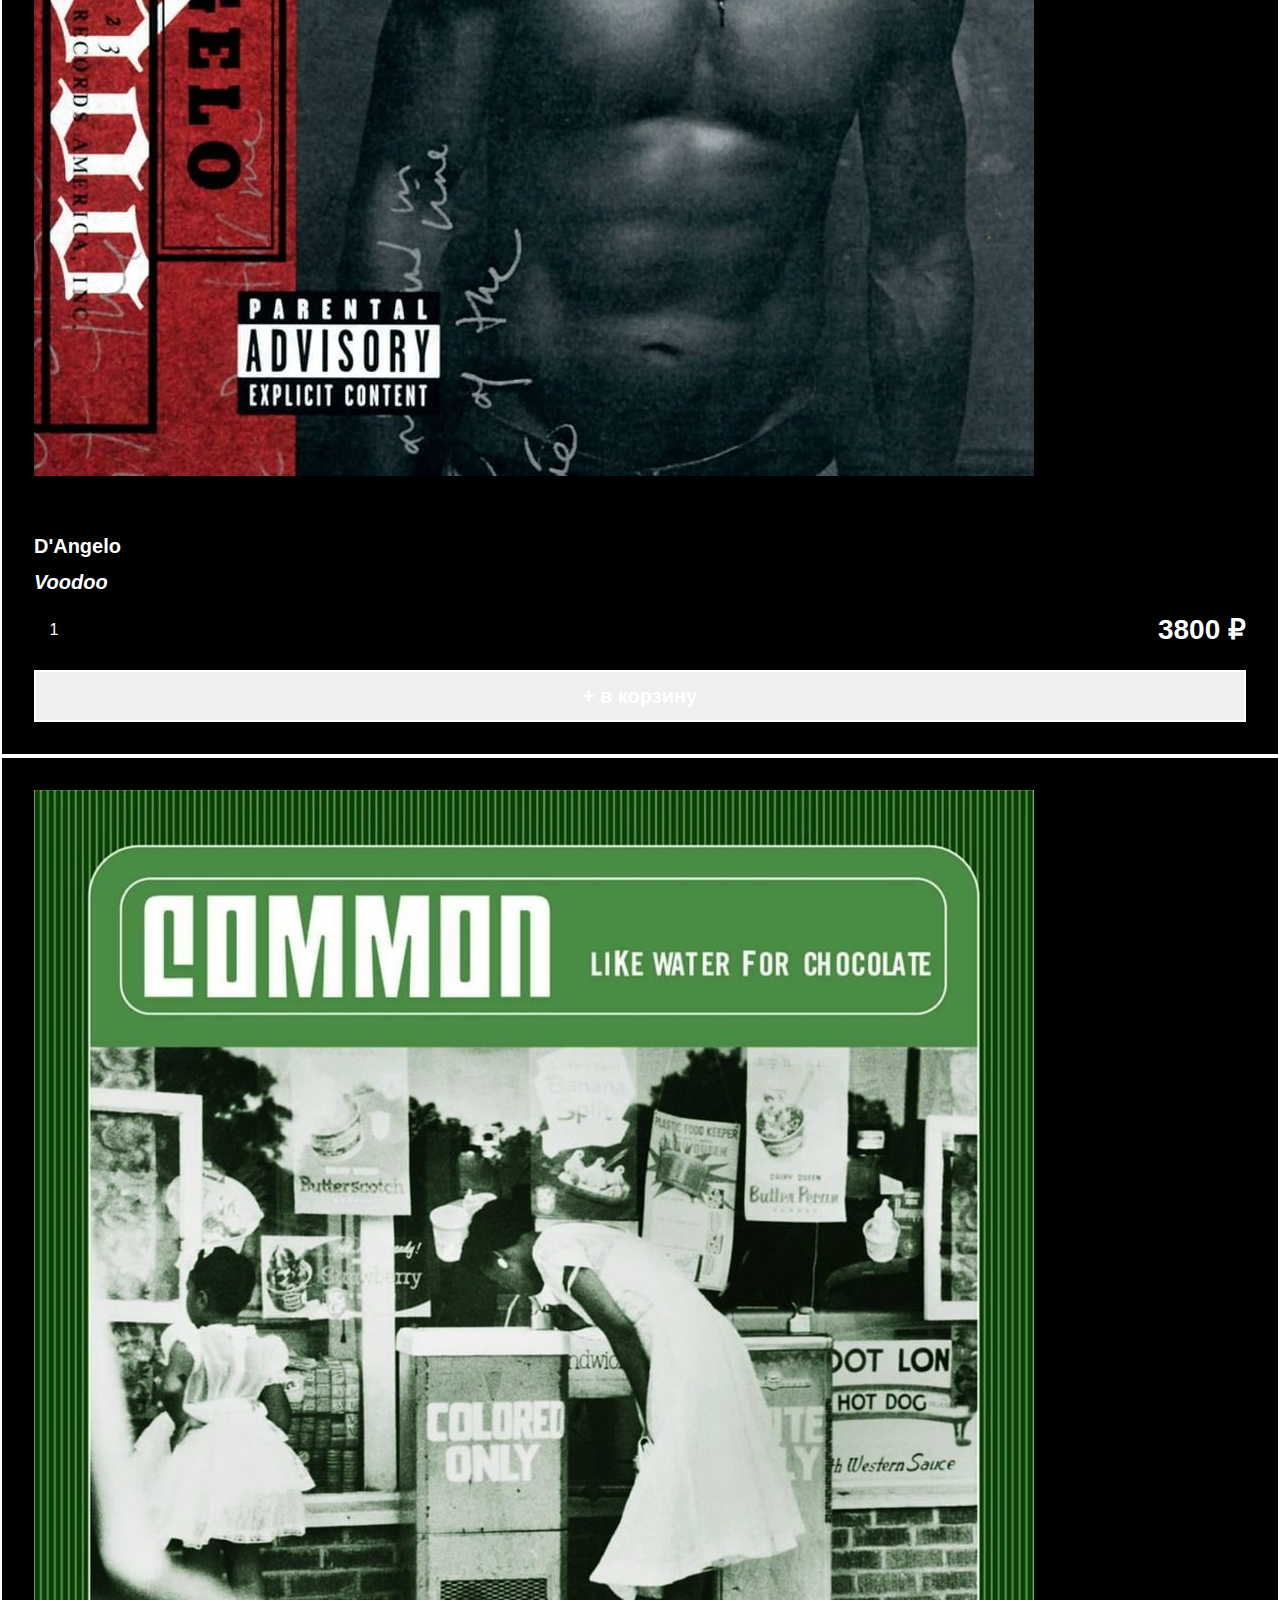
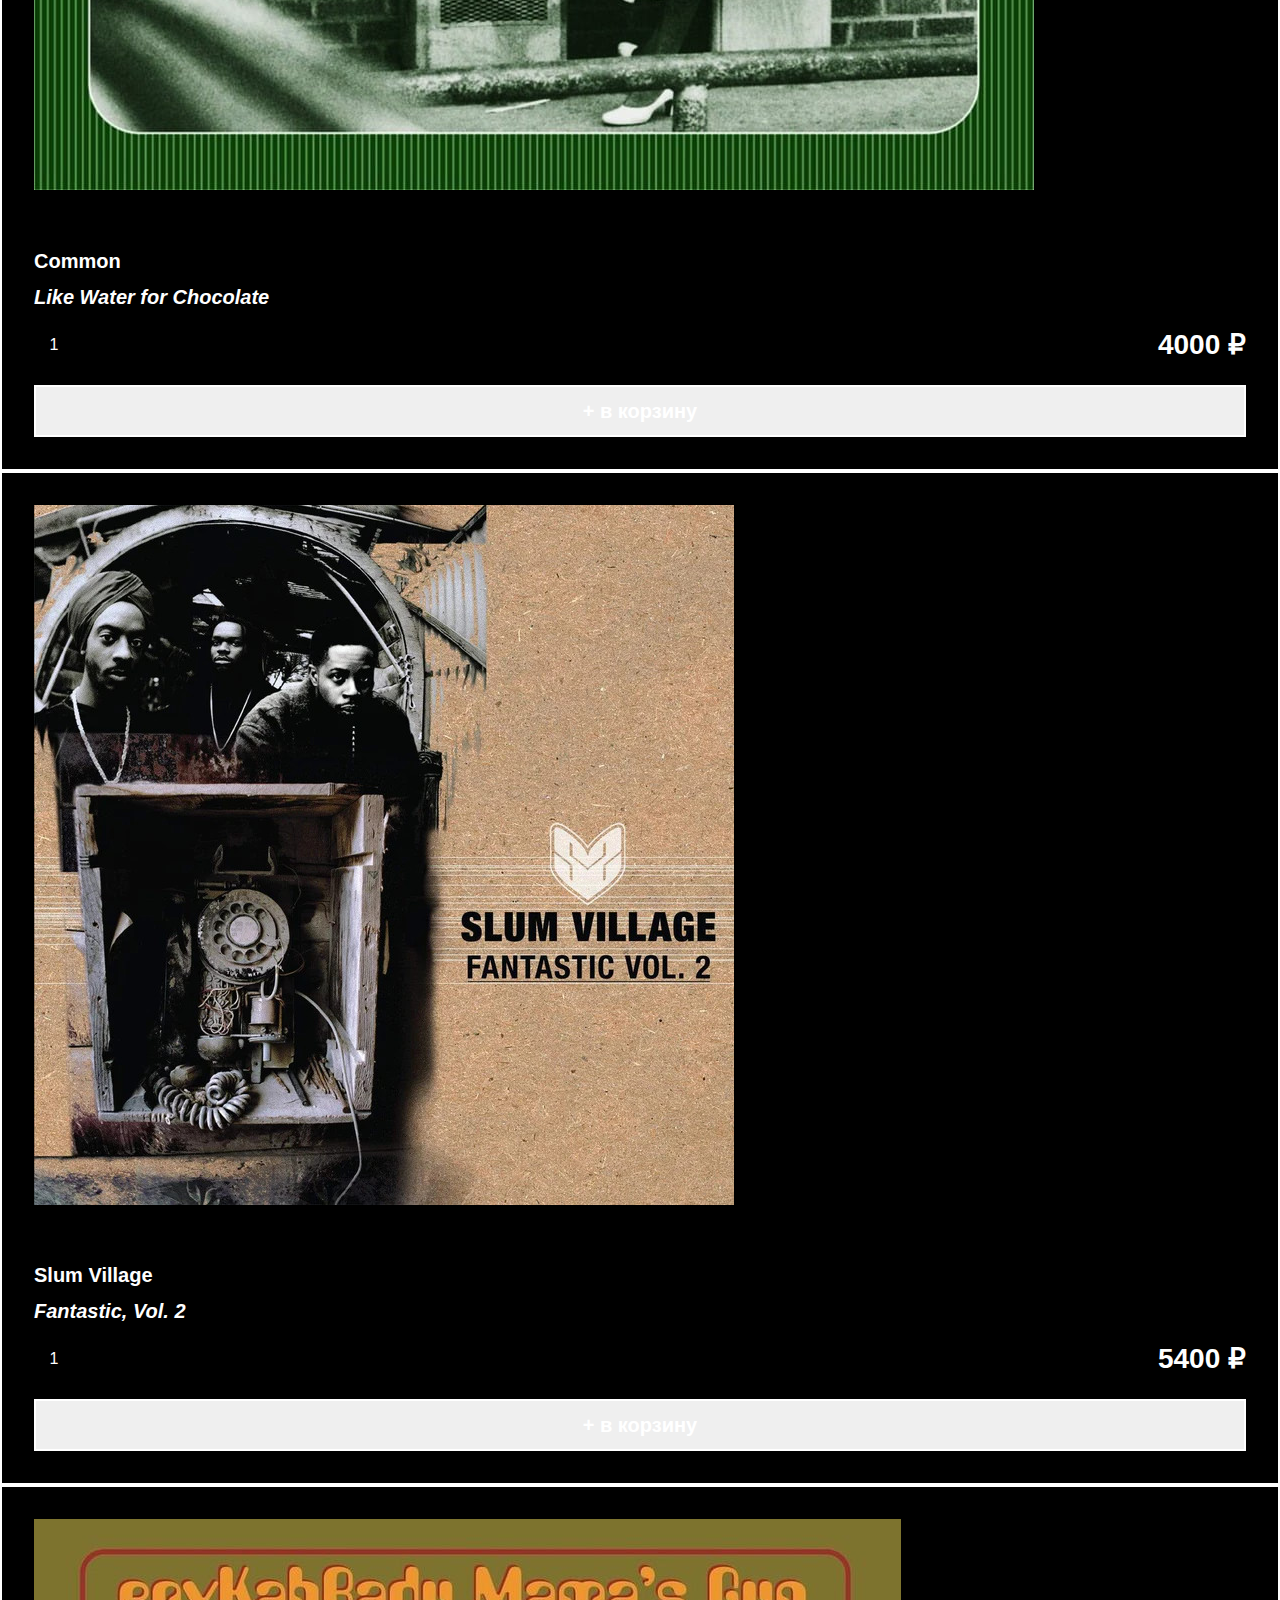
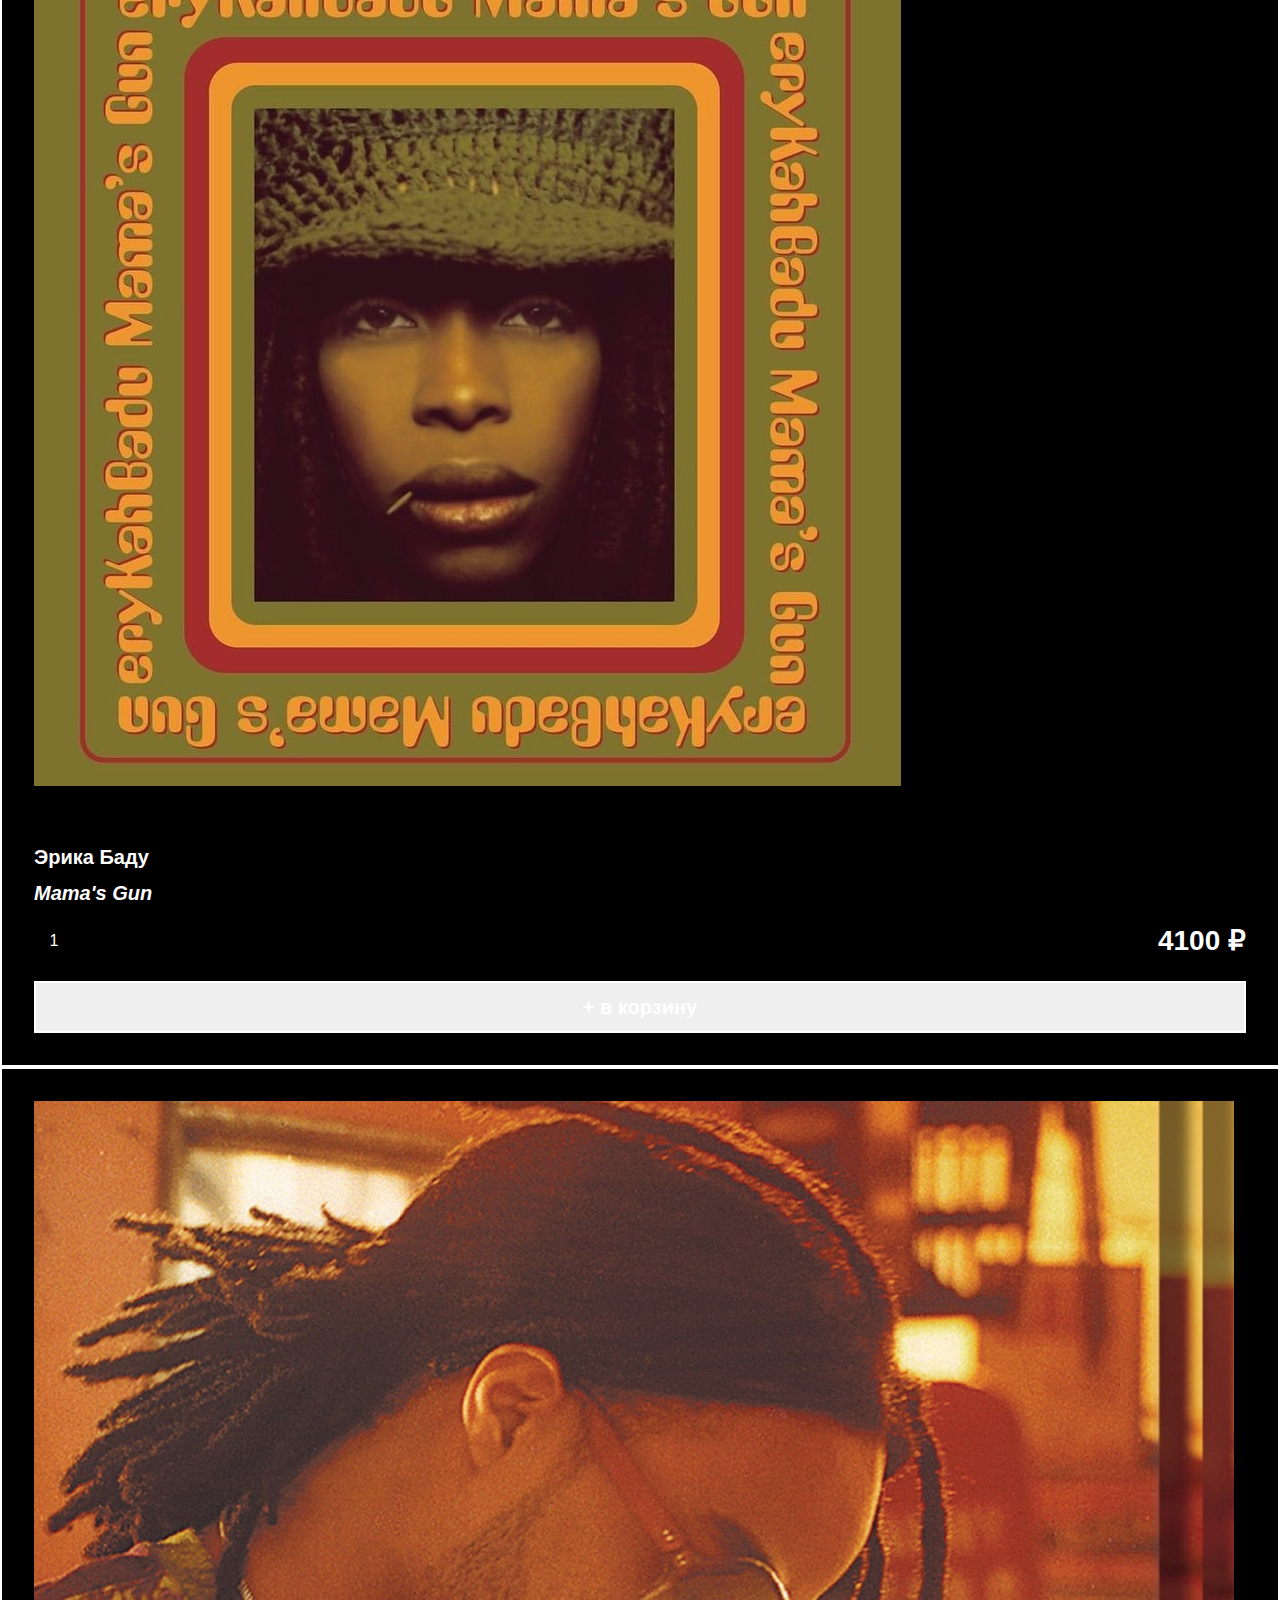
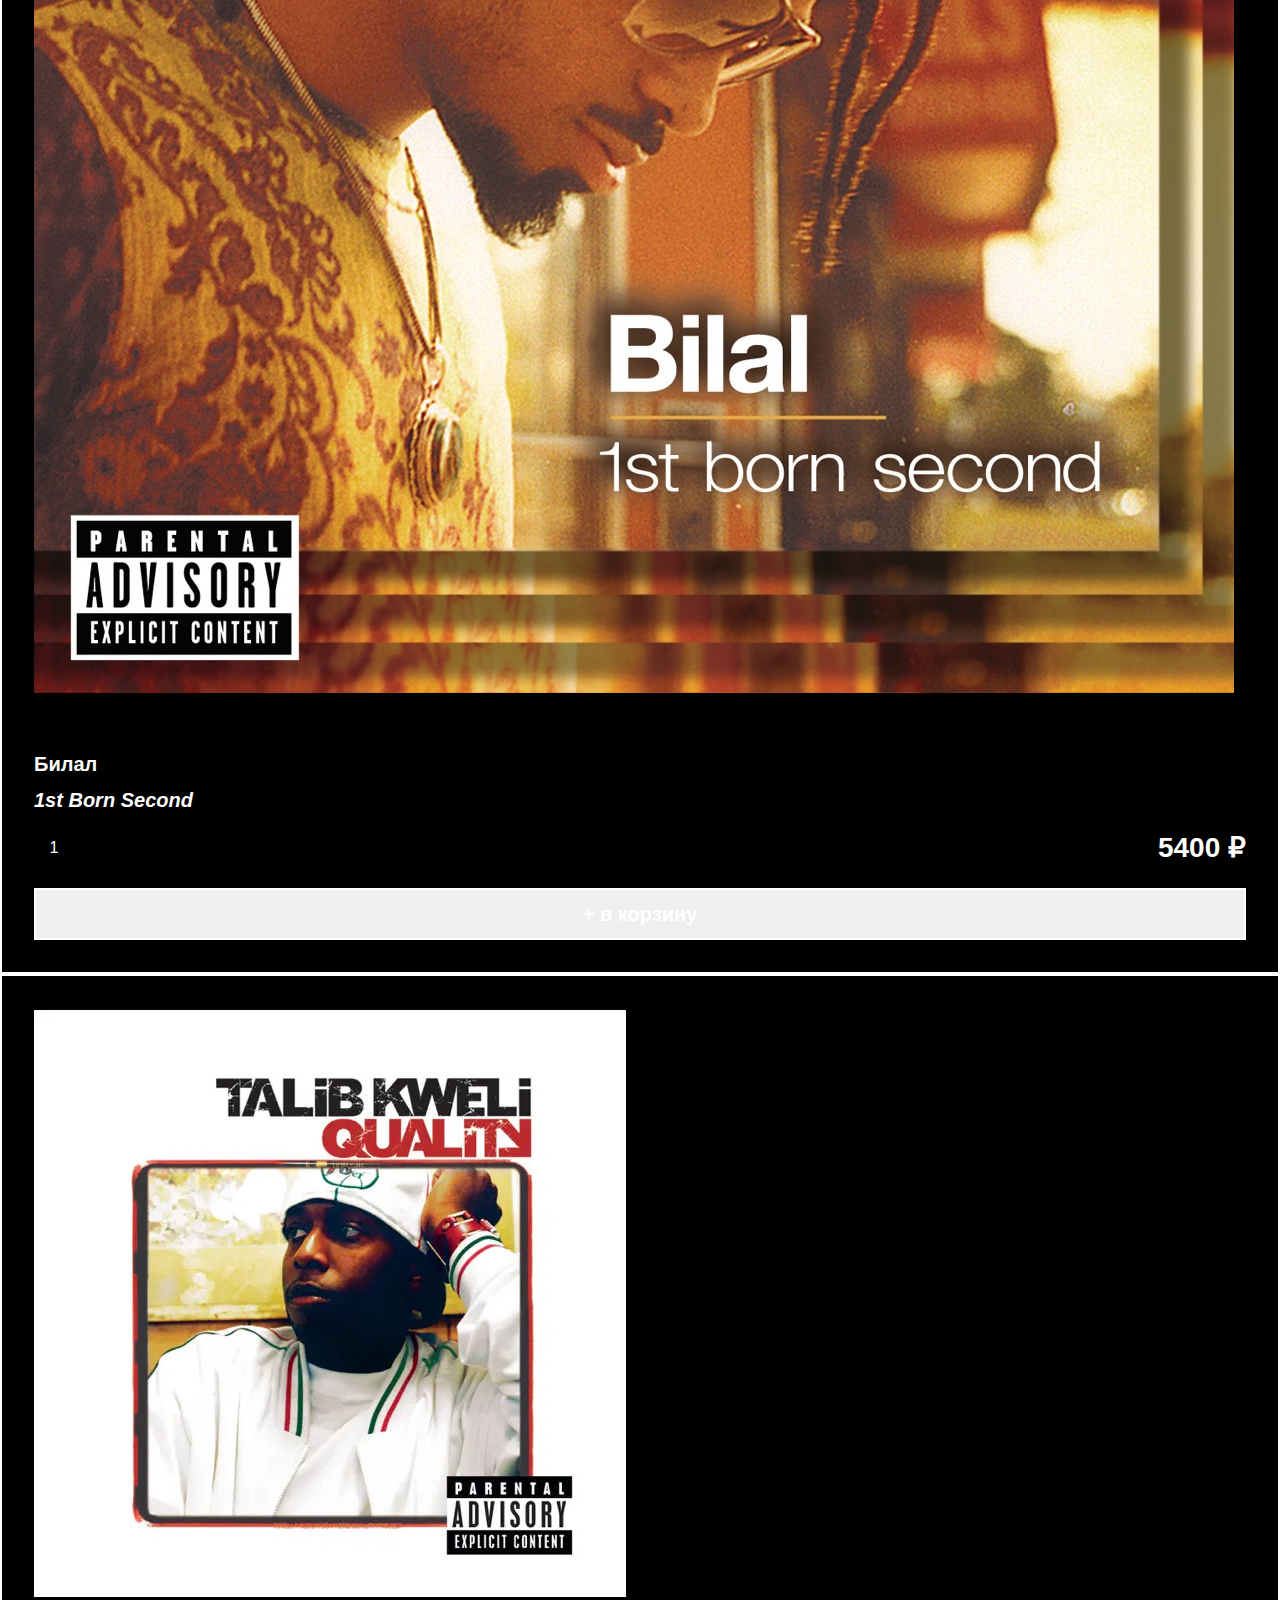
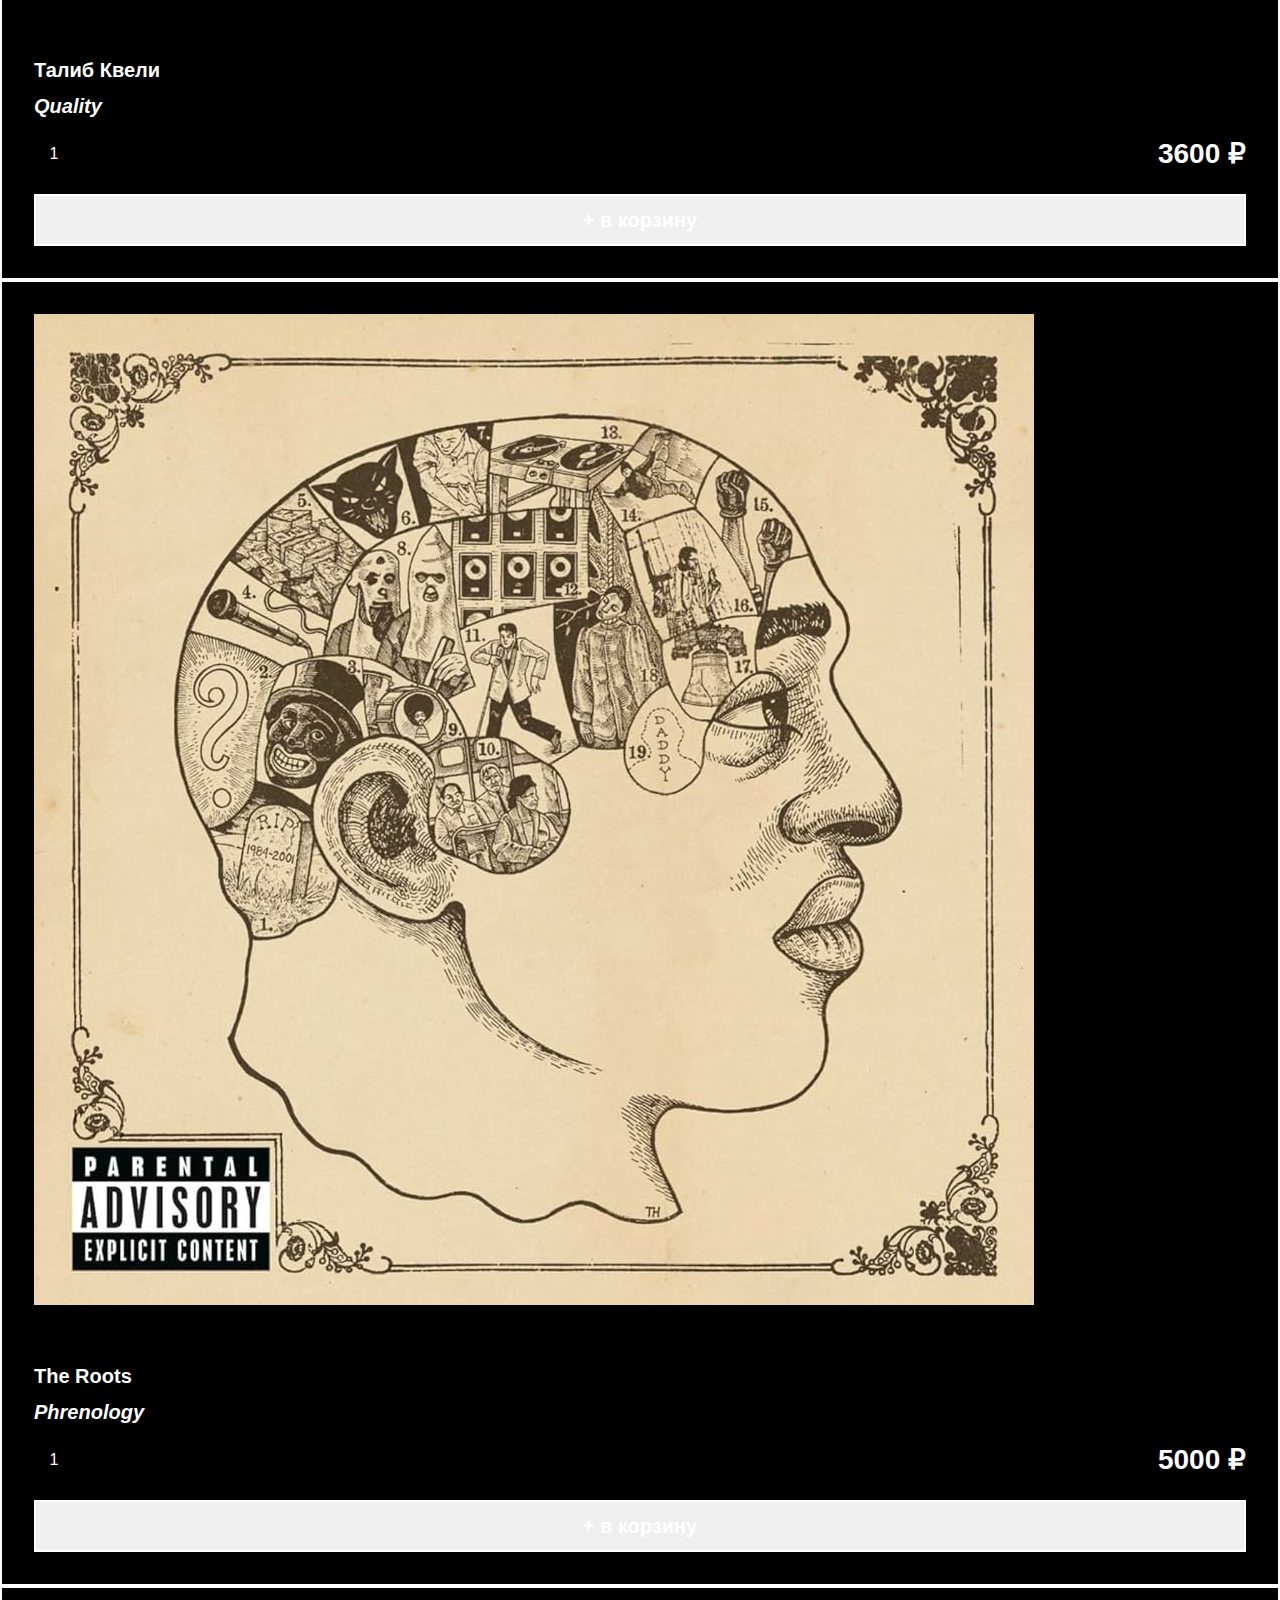
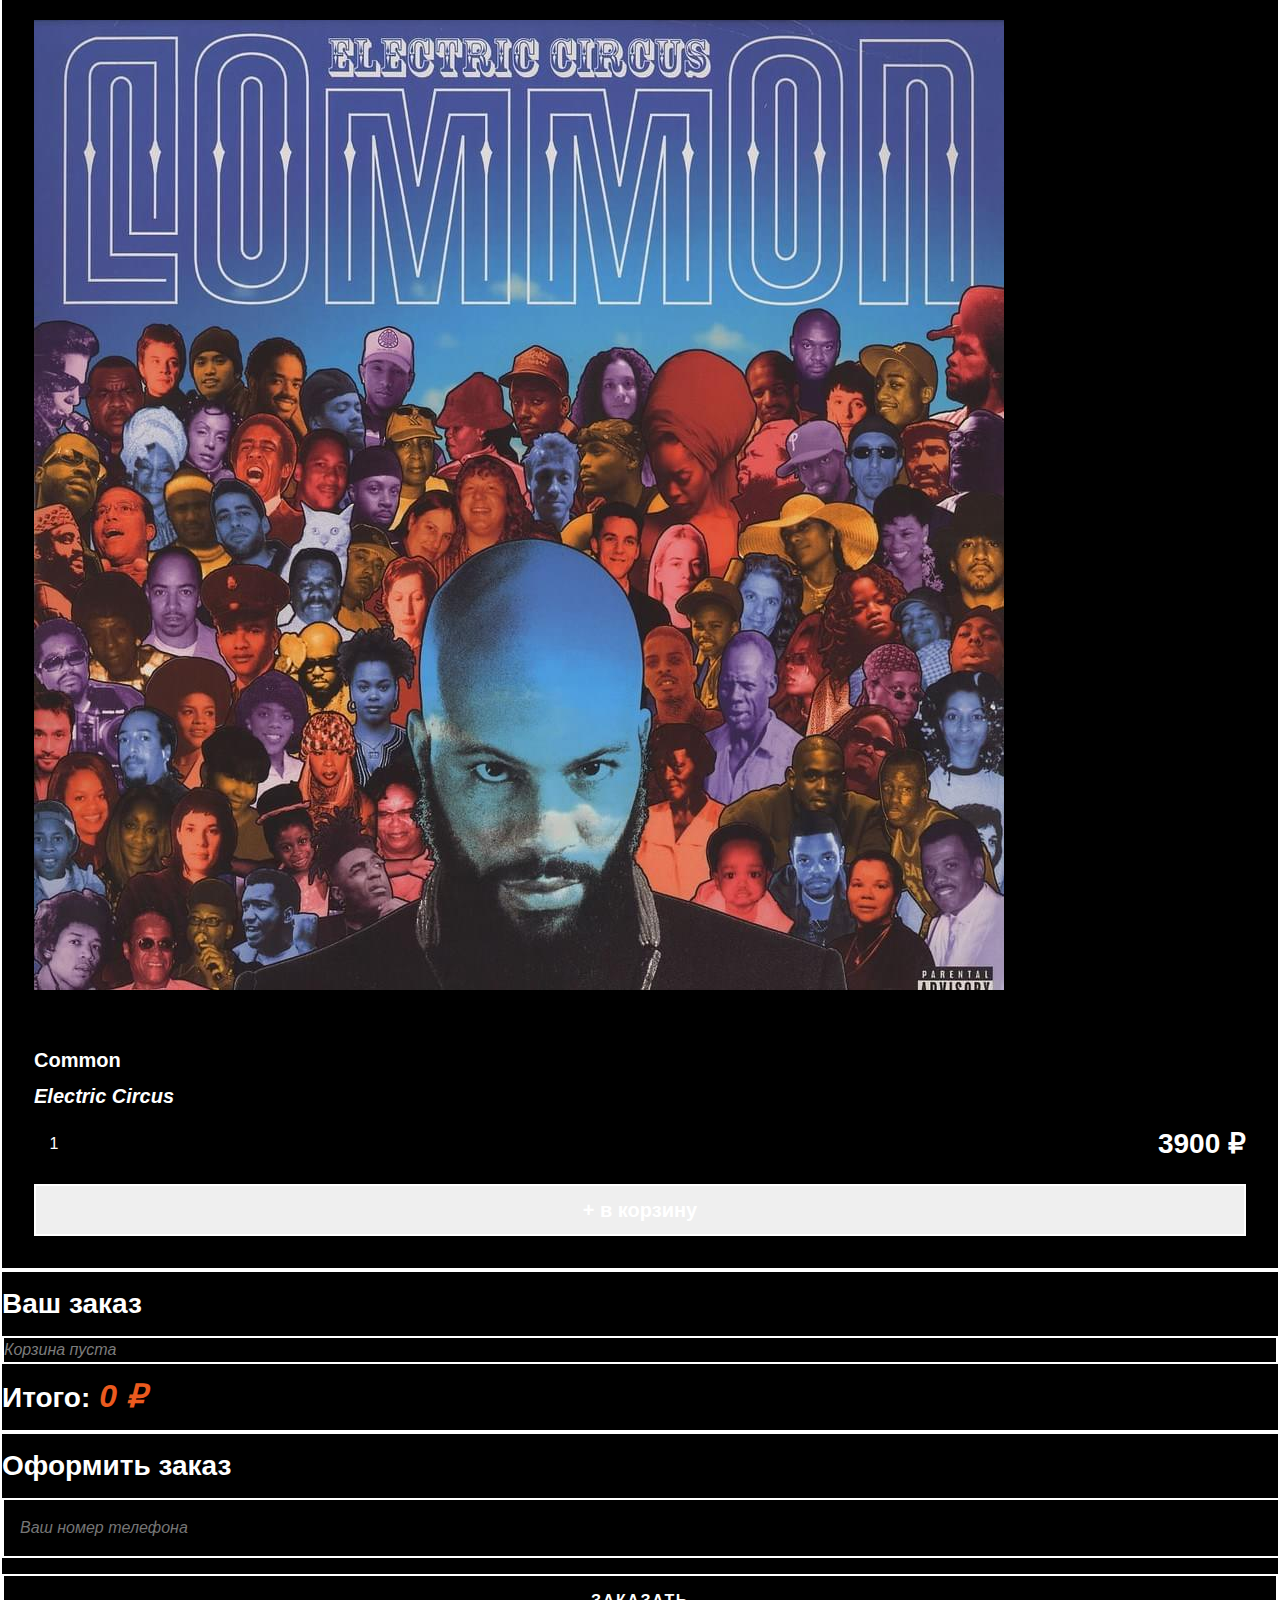
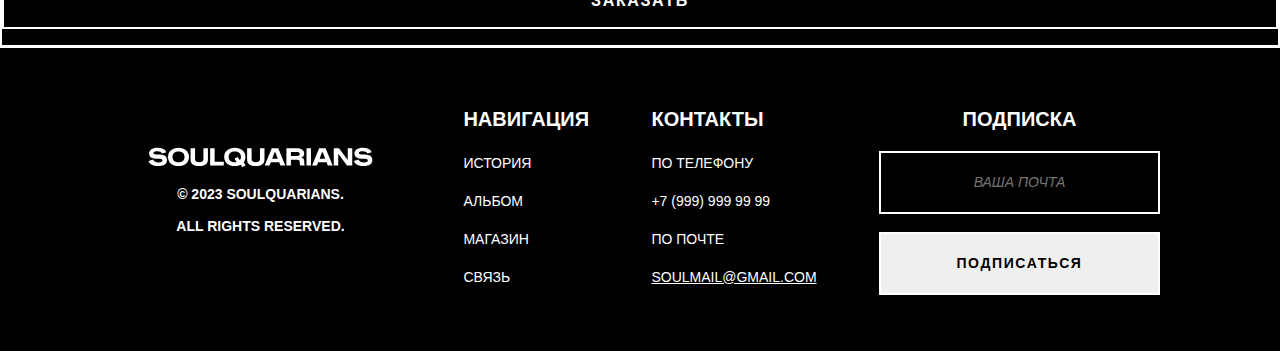
<file: pages/shop.html>
<!DOCTYPE html>
<html lang="en">
<head>
    <meta charset="UTF-8">
    <meta name="viewport" content="width=device-width, initial-scale=1" />
    <title>Shop | Soulquarians</title>
    <link href="https://cdn.jsdelivr.net/npm/bootstrap@5.3.1/dist/css/bootstrap.min.css" rel="stylesheet" integrity="sha384-4bw+/aepP/YC94hEpVNVgiZdgIC5+VKNBQNGCHeKRQN+PtmoHDEXuppvnDJzQIu9" crossorigin="anonymous">
    <link rel="stylesheet" href="../style/style.css">
    <link rel="shortcut icon" href="../media/favicon.svg" type="image/svg">
</head>
<body>
<div class="content-wrapper">
    <nav class="navigation-primary-container sticky">
        <a href="../index.html"> <img src="../media/SOULQUARIANS.svg" alt="SOULQUARIANS" class="logo"></a>
        <ul>
            <li><a href="../index.html">История</a></li>
            <li><a href="#">Альбомы</a>
                <ul>
                    <li><a href="albums/Mama's Gun.html">Mama's Gun</a></li>
                    <li><a href="albums/Things Fall Apart.html">Things Fall Apart</a></li>
                    <li><a href="albums/Like Water for Chocolate.html">Like Water for Chocolate</a></li>
                    <li><a href="albums/Voodoo.html">Voodoo</a></li>
                    <li><a href="albums/1st Born Second.html">1st Born Second</a></li>
                </ul>

            </li>
            <li><a href="shop.html"><u>Магазин</u></a></li>
            <li><a href="#">Связь</a>
                <ul>
                    <li><a href="newsletter.html">Подписка</a></li>
                    <li><a href="contact.html">Сотрудничество</a></li>
                </ul>
            </li>
        </ul>
    </nav>
    <div class="components">
        <div></div>
        <header class="header-shop">
		<div class="container ">
			<div class="title-wrapper" style="text-align:center">
                <h2 class="title--shop">Магазин</h2>
            </div>

		</div>
	</header>

	<div class="container mb-5">
		<div class="row">

			<!-- Товары -->
			<div class="col-md-8">
				<div class="row" id="products-container">

				</div>
			</div>

			<!-- Корзина -->
			<div class="col-md-4">

				<!-- Корзина -->
				<div class="card mb-4" style="border: none;">
					<div class="card-body">
						<h5 class="card-title">Ваш заказ</h5>

							<div data-cart-empty class="alert alert-secondary alert-text" role="alert">
							Корзина пуста
						</div>

						<!-- cart.js-wrapper -->
						<div class="cart-wrapper">

						</div>
						<!-- // cart.js-wrapper -->

						<!-- Стоимость заказа -->
						<div class="cart-total">

							<p><span class="h5 total-text">Итого:</span>
								<span class="total-price ">0</span>
								<span class="rouble ">₽</span></p>
						</div>
						<!-- // Стоимость заказа -->

					</div>

					<!-- Оформить заказ -->
					<div id="order-form" class="card-body border-top none">
						<h4 class="card-title">Оформить заказ</h4>
						<form action="https://www.google.com/search?" target="_blank">
                            <p hidden="hidden">Для поисковика:<input hidden="hidden" name="q" value="search"></p>
                            <p hidden="hidden">Общая цена:<input hidden="hidden" name="price" value="some-price"></p>
                            <div class="form-input" id="input-container"></div>
							<div class="form-group">
								<input type="text" class="form-control" placeholder="Ваш номер телефона" required>
							</div>
							<button type="submit" class="btn btn-primary">Заказать</button>
						</form>
					</div>
					<!-- // Оформить заказ -->

				</div>
				<!-- // Корзина -->

			</div>

		</div>
	</div>

        <footer class="footer">
            <div class="column_footer-1">
                <img src="../media/SOULQUARIANS.svg">
                <p>© 2023 SOULQUARIANS. <br> ALL RIGHTS RESERVED.</p>
            </div>
            <div class="column_footer-2">
                <h3 class="footer-headline">Навигация</h3>
                <a href="../index.html">История</a>
                <a href="#">Альбом</a>
                <a href="shop.html">Магазин</a>
                <a href="contact.html">Связь</a>

            </div>
            <div class="column_footer-3">
                <h3 class="footer-headline">Контакты</h3>
                <p>По ТЕЛЕФОНУ</p>
                <p>+7 (999) 999 99 99</p>
                <p>ПО почте</p>
                <p><a href="https://www.google.com/intl/ru/gmail/about/">soulmail@gmail.com</a></p>

            </div>
            <div class="column_footer-4">
                <h3 class="footer-headline" style="text-align:center;">Подписка</h3>
                <form class="footer-subscription" action="newsletter.html" target="_self">
                    <input type="email" class="footer-sub-input" placeholder="ВАША ПОЧТА" required>
                    <br>
                    <button type="submit" class="footer-sub-button">Подписаться</button>
                </form>
            </div>
        </footer>

    </div>
</div>
<script src="../js/renderProducts.js"></script>
<script src="../js/toggleCartStatus.js"></script>
<script src="../js/cart.js"></script>
<script src="../js/calcCartPrice.js"></script>

</body>
</html>
</file>
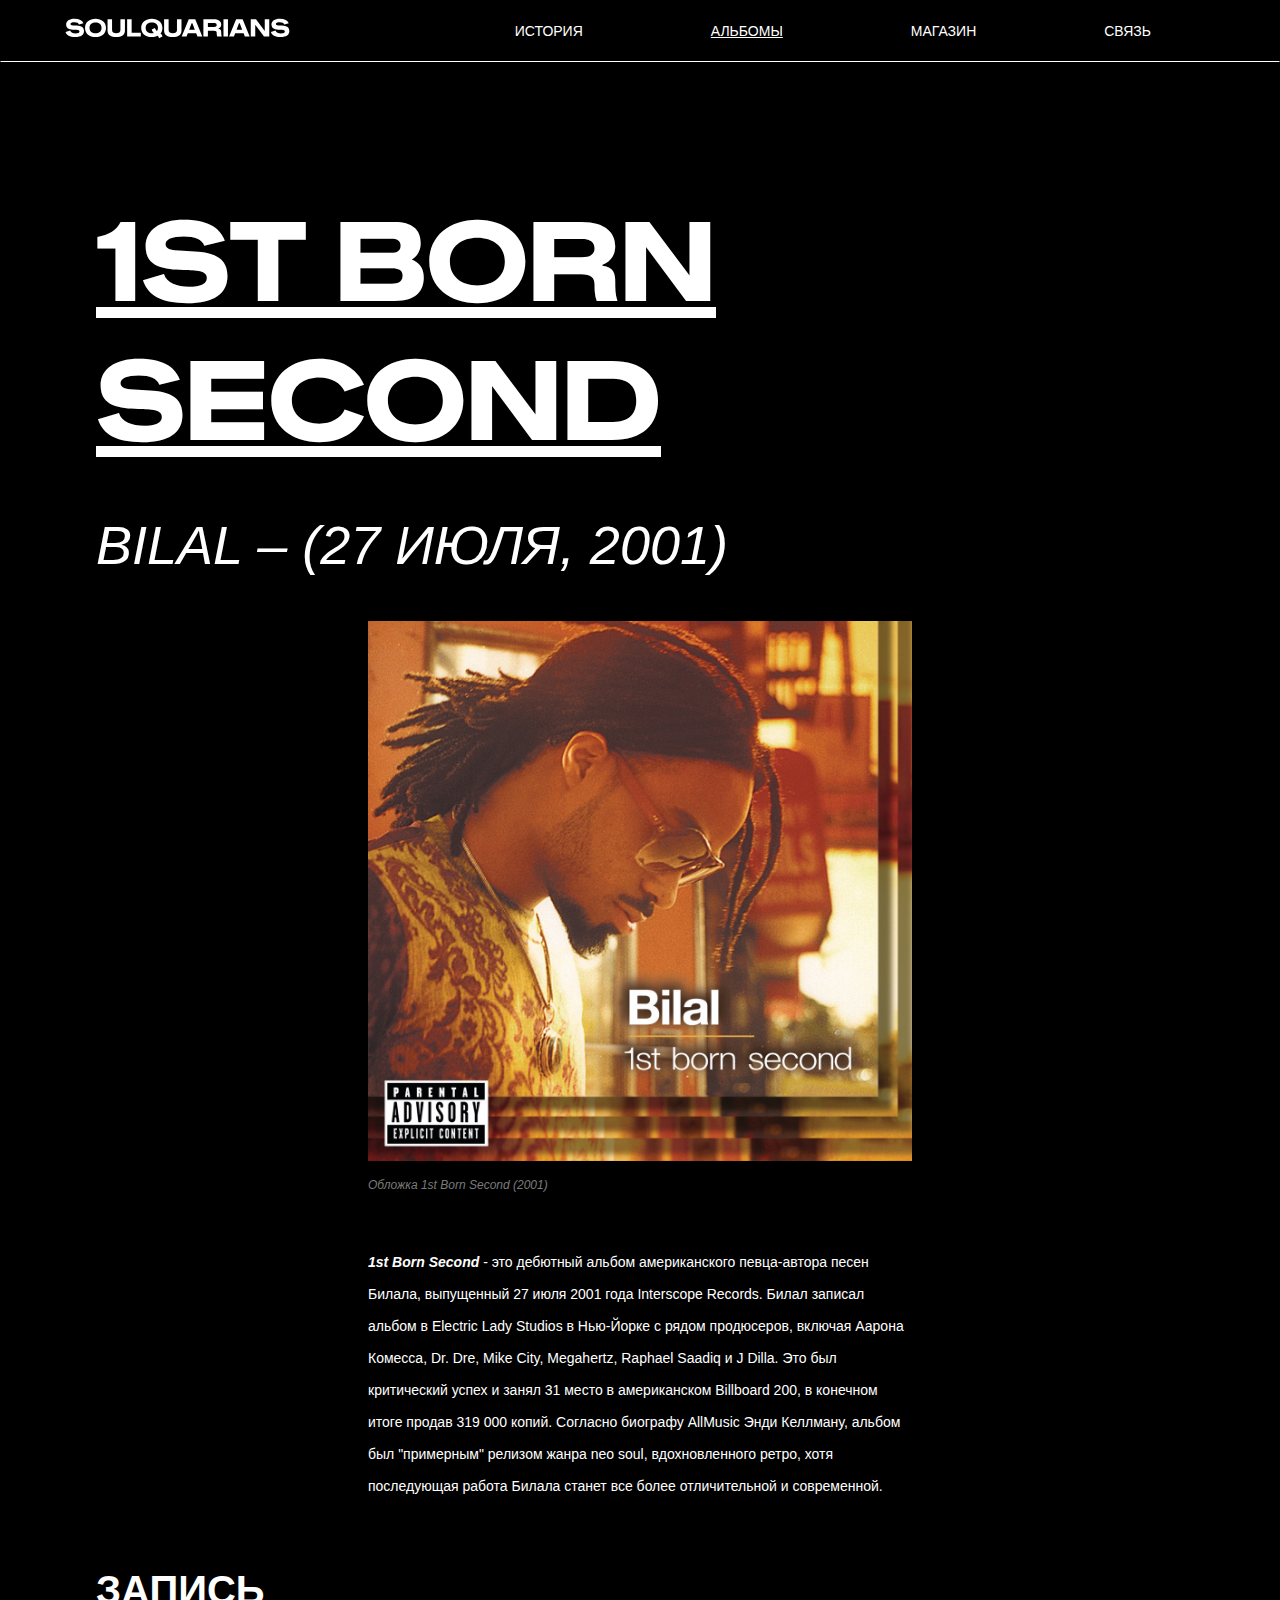
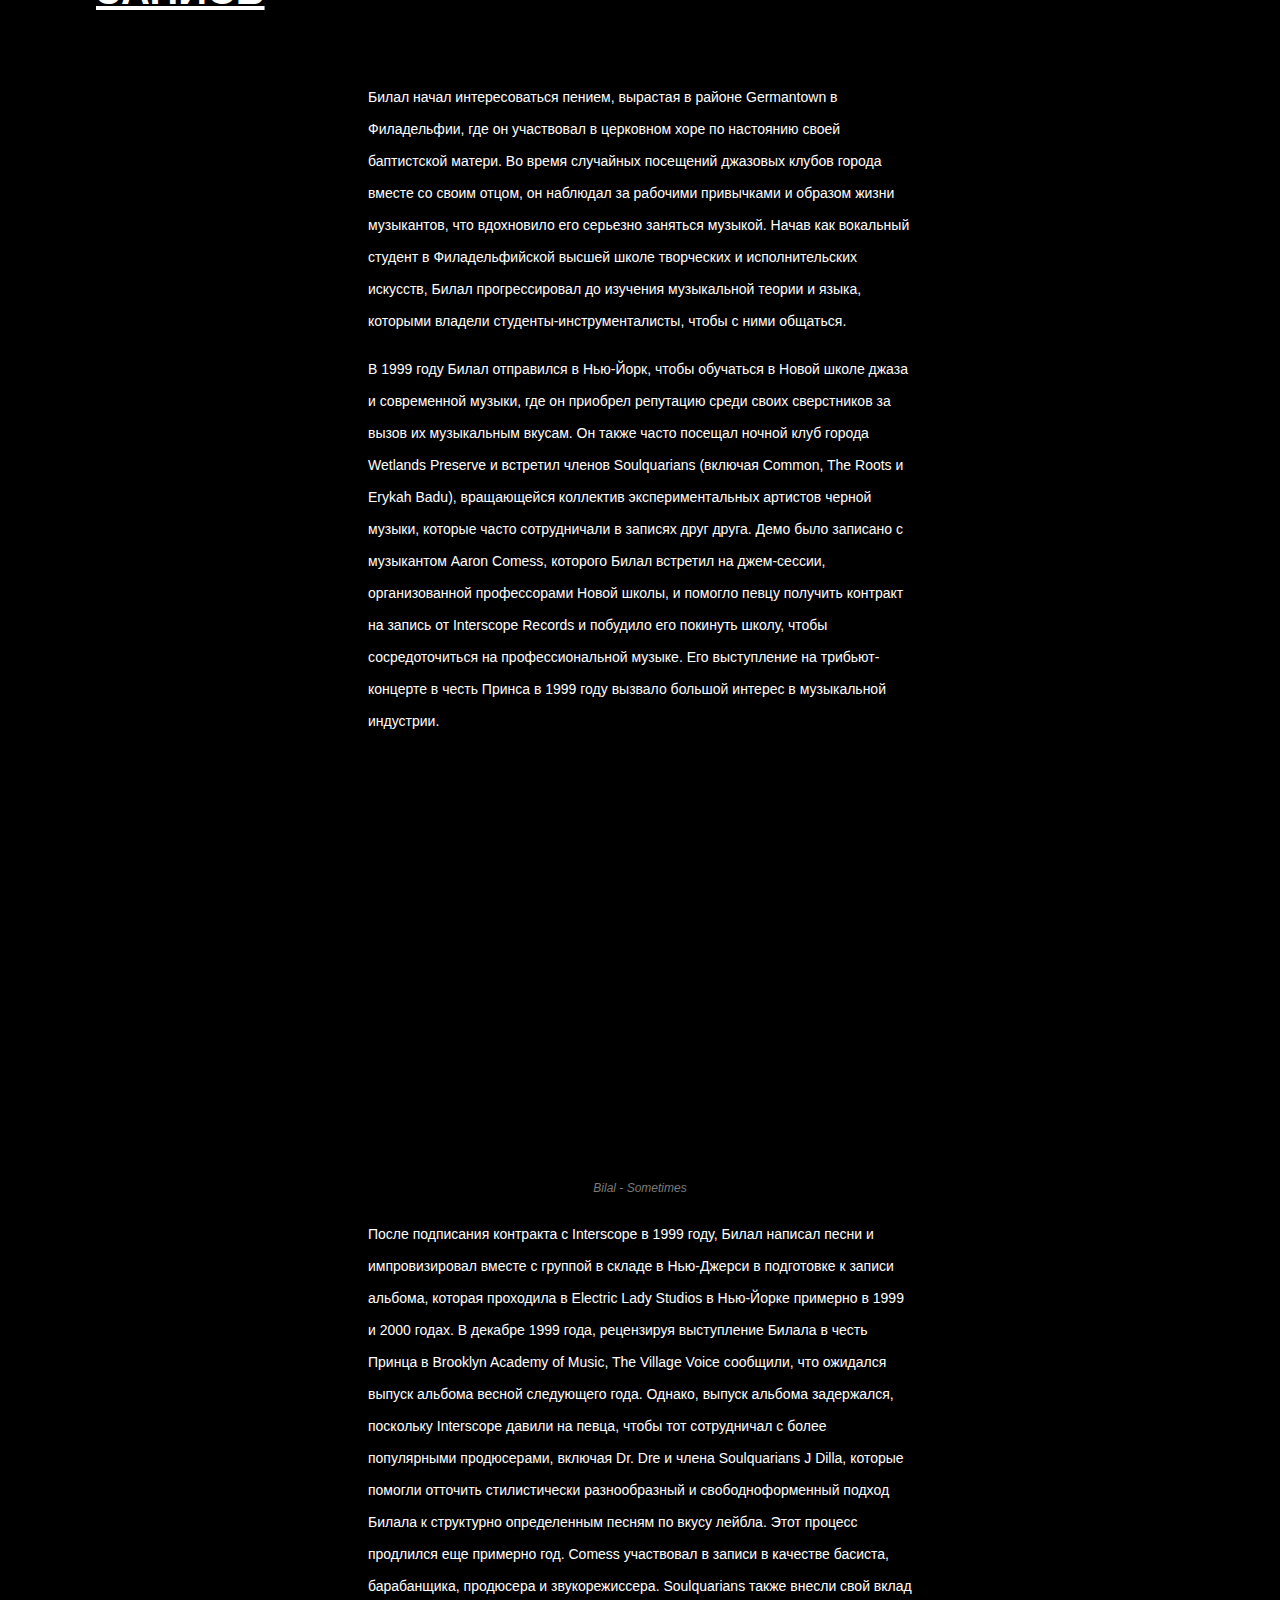
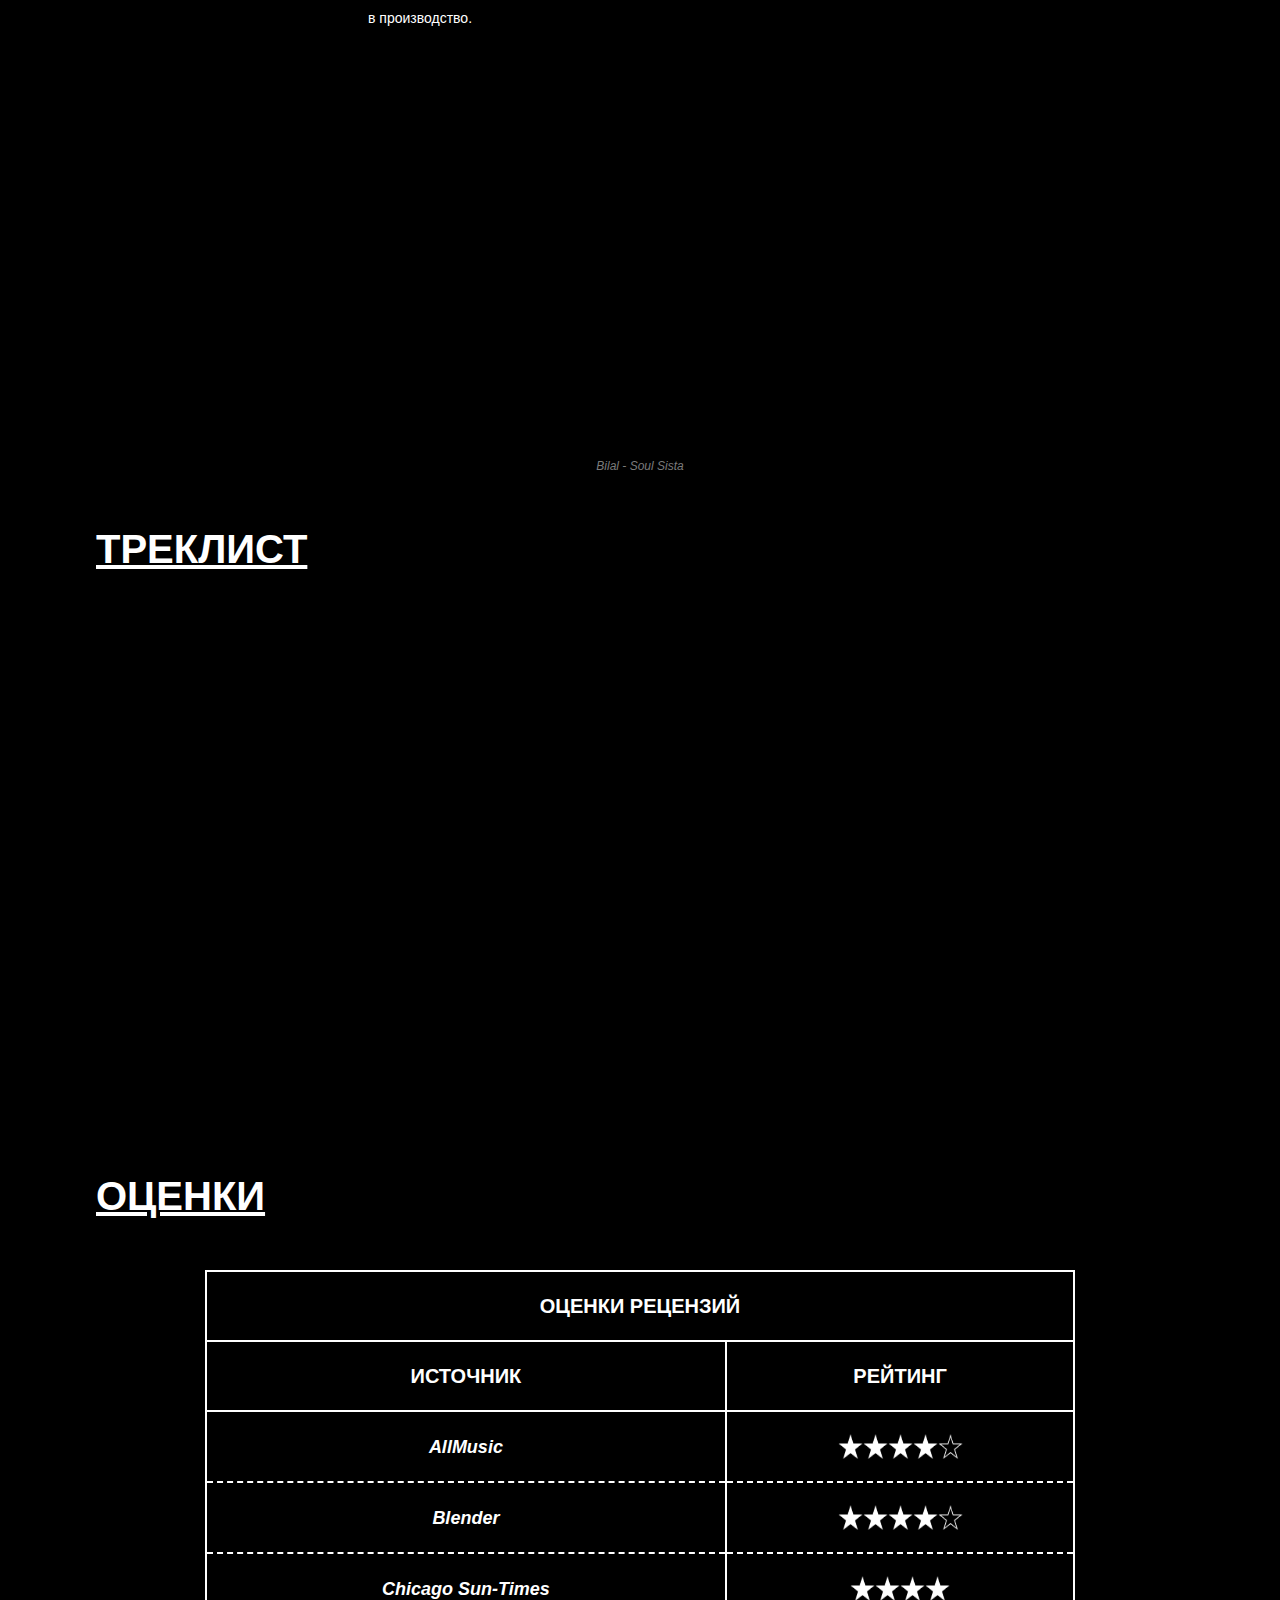
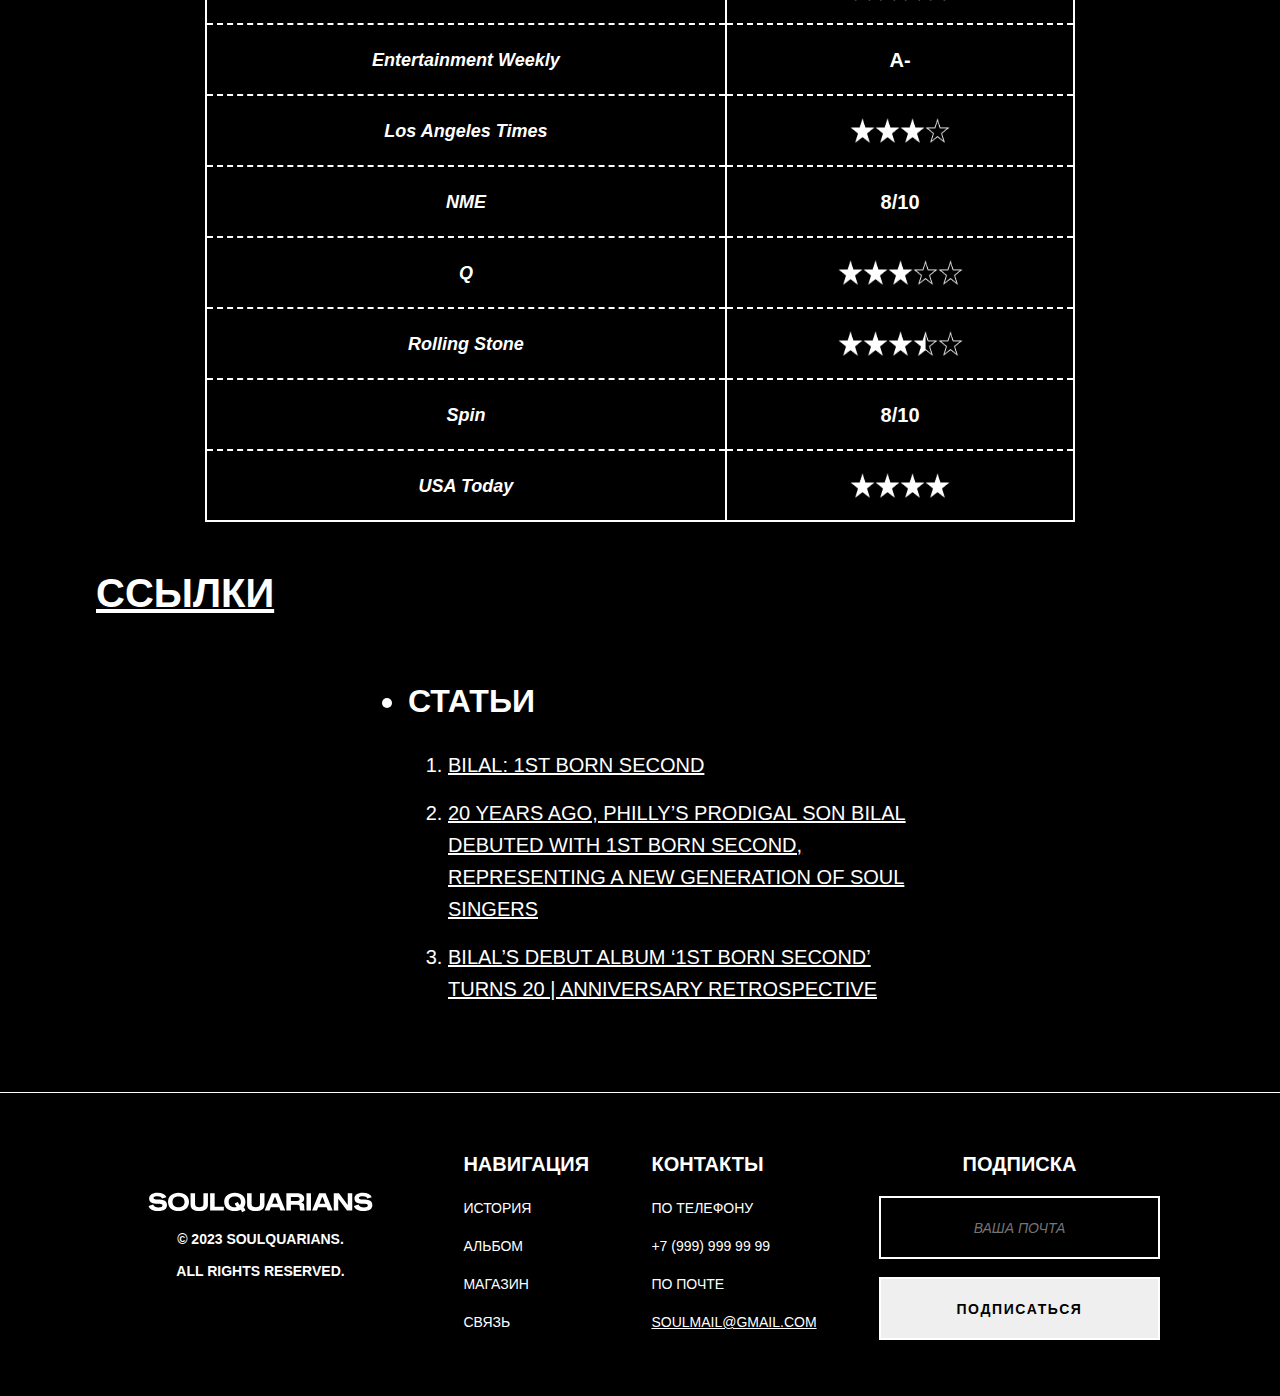
<file: pages/albums/1st Born Second.html>
<!DOCTYPE html>
<html lang="en">
<head>
    <meta charset="UTF-8">
    <meta name="viewport" content="width=device-width, initial-scale=1" />
    <title>Like Water for Chocolate | Album | Soulquarians</title>
    <link rel="stylesheet" href="../../style/style.css">
    <link rel="shortcut icon" href="../../media/favicon.svg" type="image/svg">
</head>
<body>
<div class="content-wrapper">
    <nav class="navigation-primary-container sticky">
        <a href="../../index.html"> <img src="../../media/SOULQUARIANS.svg" alt="SOULQUARIANS" class="logo"></a>
        <ul>
            <li><a href="../../index.html">История</a></li>
            <li><a href="#"><u>Альбомы</u></a>
                <ul>
                    <li><a href="Mama's Gun.html">Mama's Gun</a></li>
                    <li><a href="Things Fall Apart.html">Things Fall Apart</a></li>
                    <li><a href="Like Water for Chocolate.html">Like Water for Chocolate</a></li>
                    <li><a href="Voodoo.html">Voodoo</a></li>
                    <li><a href="1st Born Second.html"><u>1st Born Second</u></a></li>
                </ul>

            </li>
            <li><a href="../shop.html">Магазин</a></li>
            <li><a href="#">Связь</a>
                <ul>
                    <li><a href="../newsletter.html">Подписка</a></li>
                    <li><a href="../contact.html">Сотрудничество</a></li>
                </ul>
            </li>

        </ul>
    </nav>

    <div class="page_nav" id="navigationElement">
        <div class="inner_page_nav">
            <ul class="nav__list">
                <li class="nav__item"><a href="#recording_block"><p class="page_nav_text">1</p></a></li>
                <li class="nav__item"><a href="#tracklist_block"><p class="page_nav_text">2</p></a></li>
                <li class="nav__item"><a href="#reviews_block"><p class="page_nav_text">3</p></a></li>
                <li class="nav__item"><a href="#links_block"><p class="page_nav_text">4</p></a></li>

            </ul>

        </div>

    </div>

    <div class="components">
        <div></div>


        <article class="article-wrapper">
            <div class="title-wrapper">
                <h2 class="title--album">1st Born Second</h2>
            </div>
            <div class="subtitle-wrapper">
                <h2 class="subtitle--album">Bilal – (27 июля, 2001)</h2>
            </div>
            <div class="inner-wrapper">

                <div class="item-content-wrapper">
                    <div class="image-block">
                        <div class="image-container">
                            <img alt="like_water_for_chocolate__cover.jpg"
                                 src="../../media/albums/1st_born_second__cover.jpg"
                                 width="1000"
                                 height="1000"
                                 sizes="100vw"
                                 title="Обложка 1st Born Second (2001)"
                                 style="display:block;object-fit: cover; width: 100%; height: 100%; object-position: 50% 50%;">

                        </div>
                        <p class="prompt">Обложка 1st Born Second (2001)</p>
                    </div>
                    <div class="content-block">
                        <div class="content-container">
                            <p class="block-content">
                                <em><strong>1st Born Second</strong></em> - это дебютный альбом американского
                                певца-автора песен Билала, выпущенный 27 июля 2001 года Interscope Records. Билал
                                записал альбом в Electric Lady Studios в Нью-Йорке с рядом продюсеров, включая Аарона
                                Комесса, Dr. Dre, Mike City, Megahertz, Raphael Saadiq и J Dilla. Это был критический
                                успех и занял 31 место в американском Billboard 200, в конечном итоге продав 319 000
                                копий. Согласно биографу AllMusic Энди Келлману, альбом был "примерным" релизом жанра
                                neo soul, вдохновленного ретро, хотя последующая работа Билала станет все более
                                отличительной и современной.
                            </p>


                        </div>
                    </div>


                </div>
            </div>

            <div class="title-wrapper title-wrapper-closer">
                <h2 class="title" id="recording_block">ЗАПИСЬ</h2>
            </div>
            <div class="inner-wrapper">

                <div class="item-content-wrapper">
                    <div class="content-block" style="padding-top:0px">
                        <div class="content-container">
                            <p class="block-content">
                                Билал начал интересоваться пением, вырастая в районе Germantown в Филадельфии, где он
                                участвовал в церковном хоре по настоянию своей баптистской матери. Во время случайных
                                посещений джазовых клубов города вместе со своим отцом, он наблюдал за рабочими
                                привычками и образом жизни музыкантов, что вдохновило его серьезно заняться музыкой.
                                Начав как вокальный студент в Филадельфийской высшей школе творческих и исполнительских
                                искусств, Билал прогрессировал до изучения музыкальной теории и языка, которыми владели
                                студенты-инструменталисты, чтобы с ними общаться.
                            </p>
                            <p class="block-content">
                                В 1999 году Билал отправился в Нью-Йорк, чтобы обучаться в Новой школе джаза и
                                современной музыки, где он приобрел репутацию среди своих сверстников за вызов их
                                музыкальным вкусам. Он также часто посещал ночной клуб города Wetlands Preserve и
                                встретил членов Soulquarians (включая Common, The Roots и Erykah Badu), вращающейся
                                коллектив экспериментальных артистов черной музыки, которые часто сотрудничали в записях
                                друг друга. Демо было записано с музыкантом Aaron Comess, которого Билал встретил на
                                джем-сессии, организованной профессорами Новой школы, и помогло певцу получить контракт
                                на запись от Interscope Records и побудило его покинуть школу, чтобы сосредоточиться на
                                профессиональной музыке. Его выступление на трибьют-концерте в честь Принса в 1999 году
                                вызвало большой интерес в музыкальной индустрии.
                            </p>
                        </div>
                    </div>
                    <div class="video-block">
                        <div class="video-container">
                            <iframe src="https://www.youtube.com/embed/QCSZHTyV3Sw?si=yHsE5kXNKWinSyIj"
                                    height="390" width="640" scrolling="no" frameborder="0" allowfullscreen=""
                                    title="Bilal - Sometimes"></iframe>

                        </div>


                        <p class="prompt" style="text-align:center;">Bilal - Sometimes</p>
                    </div>

                    <p class="block-content">
                        После подписания контракта с Interscope в 1999 году, Билал написал песни и импровизировал вместе
                        с группой в складе в Нью-Джерси в подготовке к записи альбома, которая проходила в Electric Lady
                        Studios в Нью-Йорке примерно в 1999 и 2000 годах. В декабре 1999 года, рецензируя выступление
                        Билала в честь Принца в Brooklyn Academy of Music, The Village Voice сообщили, что ожидался
                        выпуск альбома весной следующего года. Однако, выпуск альбома задержался, поскольку Interscope
                        давили на певца, чтобы тот сотрудничал с более популярными продюсерами, включая Dr. Dre и члена
                        Soulquarians J Dilla, которые помогли отточить стилистически разнообразный и свободноформенный
                        подход Билала к структурно определенным песням по вкусу лейбла. Этот процесс продлился еще
                        примерно год. Comess участвовал в записи в качестве басиста, барабанщика, продюсера и
                        звукорежиссера. Soulquarians также внесли свой вклад в производство.
                    </p>
                    <div class="video-block">
                        <div class="video-container">
                            <iframe src="https://www.youtube.com/embed/E2eXLCFMDVg?si=ACsUBrgLCvFc4nXg"
                                    height="390" width="640" scrolling="no" frameborder="0" allowfullscreen=""
                                    title="Bilal - Soul Sista"></iframe>

                        </div>


                        <p class="prompt" style="text-align:center;">Bilal - Soul Sista</p>
                    </div>


                </div>
            </div>


            <div class="title-wrapper title-wrapper-closer">
                <h2 class="title" id="tracklist_block">Треклист</h2>
            </div>
            <div class="inner-wrapper">

                <div class="item-content-wrapper">
                    <div class="tracklist-block">
                        <div class="tracklist-container">
                            <iframe style="border-radius:12px"
                                    src="https://open.spotify.com/embed/album/6n09PKuOUkvyOmX9U3uO77?utm_source=generator"
                                    width="100%" height="450" frameBorder="0" allowfullscreen=""
                                    allow="autoplay; clipboard-write; encrypted-media; fullscreen; picture-in-picture"
                                    loading="lazy"></iframe>
                        </div>

                    </div>


                </div>
            </div>
            <div class="title-wrapper">
                <h2 class="title" id="reviews_block">Оценки</h2>
            </div>

            <div class="table-wrapper" style="padding-bottom: 1em;">
                <table class="reviews">
                    <tr>
                        <th colspan="2">ОЦЕНКИ РЕЦЕНЗИЙ</th>
                    </tr>

                    <tr>
                        <th>ИСТОЧНИК</th>
                        <th>РЕЙТИНГ</th>

                    </tr>
                    <tr>
                        <td><a href="https://www.allmusic.com/"><i>AllMusic</i></a></td>
                        <td>
                            <span role="img" class="line-stars" title="4/5 stars">
                                <span title="4/5 stars" style="display: flex;">
                                    <img alt src="../../media/albums/star_full.png" decoding="async" width="25"
                                         height="25">
                                </span>
                                <span style="display: flex;">
                                    <img alt src="../../media/albums/star_full.png" decoding="async" width="25"
                                         height="25">
                                </span>
                                <span style="display: flex;">
                                    <img alt src="../../media/albums/star_full.png" decoding="async" width="25"
                                         height="25">
                                </span>
                                <span style="display: flex;">
                                    <img alt src="../../media/albums/star_full.png" decoding="async" width="25"
                                         height="25">
                                </span>
                                <span style="display: flex;">
                                    <img alt src="../../media/albums/star_fill.png" decoding="async" width="25"
                                         height="25">
                                </span>
                            </span>
                        </td>

                    </tr>
                    <tr>
                        <td><a href="https://en.wikipedia.org/wiki/Blender_(magazine)"><i>Blender</i></a></td>
                        <td>
                            <span role="img" class="line-stars" title="4/5 stars">
                                <span title="4/5 stars" style="display: flex;">
                                    <img alt src="../../media/albums/star_full.png" decoding="async" width="25"
                                         height="25">
                                </span>
                                <span style="display: flex;">
                                    <img alt src="../../media/albums/star_full.png" decoding="async" width="25"
                                         height="25">
                                </span>
                                <span style="display: flex;">
                                    <img alt src="../../media/albums/star_full.png" decoding="async" width="25"
                                         height="25">
                                </span>
                                <span style="display: flex;">
                                    <img alt src="../../media/albums/star_full.png" decoding="async" width="25"
                                         height="25">
                                </span>
                                <span style="display: flex;">
                                    <img alt src="../../media/albums/star_fill.png" decoding="async" width="25"
                                         height="25">
                                </span>
                            </span>
                        </td>

                    </tr>
                    <tr>
                        <td><a href="https://chicago.suntimes.com/"><i>Chicago Sun-Times</i></a></td>

                        <td>
                            <span role="img" class="line-stars" title="4/4 stars">
                                <span title="4/4 stars" style="display: flex;">
                                    <img alt src="../../media/albums/star_full.png" decoding="async" width="25"
                                         height="25">
                                </span>
                                <span style="display: flex;">
                                    <img alt src="../../media/albums/star_full.png" decoding="async" width="25"
                                         height="25">
                                </span>
                                <span style="display: flex;">
                                    <img alt src="../../media/albums/star_full.png" decoding="async" width="25"
                                         height="25">
                                </span>
                                <span style="display: flex;">
                                    <img alt src="../../media/albums/star_full.png" decoding="async" width="25"
                                         height="25">
                                </span>
                            </span>
                        </td>

                    </tr>
                    <tr>
                        <td><a href="https://ew.com/"><i>Entertainment Weekly</i></a></td>
                        <td>A-</td>

                    </tr>
                    <tr>
                        <td><a href="https://www.latimes.com/"><i>Los Angeles Times</i></a></td>

                        <td>
                            <span role="img" class="line-stars" title="3/4 stars">
                                <span title="3/4 stars" style="display: flex;">
                                    <img alt src="../../media/albums/star_full.png" decoding="async" width="25"
                                         height="25">
                                </span>
                                <span style="display: flex;">
                                    <img alt src="../../media/albums/star_full.png" decoding="async" width="25"
                                         height="25">
                                </span>
                                <span style="display: flex;">
                                    <img alt src="../../media/albums/star_full.png" decoding="async" width="25"
                                         height="25">
                                </span>
                                <span style="display: flex;">
                                    <img alt src="../../media/albums/star_fill.png" decoding="async" width="25"
                                         height="25">
                                </span>
                            </span>
                        </td>

                    </tr>
                    <tr>
                        <td><a href="https://www.nme.com/"><i>NME</i></a></td>
                        <td>8/10</td>

                    </tr>
                    <tr>
                        <td><a href="https://en.wikipedia.org/wiki/Q_(magazine)"><i>Q</i></a></td>

                        <td>
                            <span role="img" class="line-stars" title="3/5 stars">
                                <span title="3/5 stars" style="display: flex;">
                                    <img alt src="../../media/albums/star_full.png" decoding="async" width="25"
                                         height="25">
                                </span>
                                <span style="display: flex;">
                                    <img alt src="../../media/albums/star_full.png" decoding="async" width="25"
                                         height="25">
                                </span>
                                <span style="display: flex;">
                                    <img alt src="../../media/albums/star_full.png" decoding="async" width="25"
                                         height="25">
                                </span>
                                <span style="display: flex;">
                                    <img alt src="../../media/albums/star_fill.png" decoding="async" width="25"
                                         height="25">
                                </span>
                                <span style="display: flex;">
                                    <img alt src="../../media/albums/star_fill.png" decoding="async" width="25"
                                         height="25">
                                </span>
                            </span>
                        </td>

                    </tr>

                    <tr>
                        <td><a href="https://www.rollingstone.com/"><i>Rolling Stone</i></a></td>
                        <td>
                            <span role="img" class="line-stars" title="3.5/5 stars">
                                <span title="3.5/5 stars" style="display: flex;">
                                    <img alt src="../../media/albums/star_full.png" decoding="async" width="25"
                                         height="25">
                                </span>
                                <span style="display: flex;">
                                    <img alt src="../../media/albums/star_full.png" decoding="async" width="25"
                                         height="25">
                                </span>
                                <span style="display: flex;">
                                    <img alt src="../../media/albums/star_full.png" decoding="async" width="25"
                                         height="25">
                                </span>
                                <span style="display: flex;">
                                    <img alt src="../../media/albums/star_half.png" decoding="async" width="25"
                                         height="25">
                                </span>
                                <span style="display: flex;">
                                    <img alt src="../../media/albums/star_fill.png" decoding="async" width="25"
                                         height="25">
                                </span>
                            </span>
                        </td>

                    </tr>

                    <tr>
                        <td><a href="https://www.spin.com/"><i>Spin</i></a></td>
                        <td>8/10</td>

                    </tr>
                    <tr style="border-bottom: 2px solid white;">
                        <td><a href="https://www.usatoday.com/"><i>USA Today</i></a></td>
                        <td>
                            <span role="img" class="line-stars" title="4/4 stars">
                                <span title="4/4 stars" style="display: flex;">
                                    <img alt src="../../media/albums/star_full.png" decoding="async" width="25"
                                         height="25">
                                </span>
                                <span style="display: flex;">
                                    <img alt src="../../media/albums/star_full.png" decoding="async" width="25"
                                         height="25">
                                </span>
                                <span style="display: flex;">
                                    <img alt src="../../media/albums/star_full.png" decoding="async" width="25"
                                         height="25">
                                </span>
                                <span style="display: flex;">
                                    <img alt src="../../media/albums/star_full.png" decoding="async" width="25"
                                         height="25">
                                </span>
                            </span>
                        </td>

                    </tr>
                </table>


            </div>
            <div class="title-wrapper">
                <h2 class="title" id="links_block">Ссылки</h2>
            </div>
            <div class="inner-wrapper">

                <div class="item-content-wrapper">
                    <div class="content-block">
                        <div class="content-container">
                            <ul>
                                <li class="link-list-title">Статьи
                                    <ol>
                                        <li class="'link-list-text"><a
                                                href="https://www.popmatters.com/bilal-1st-2495847228.html">BILAL: 1ST
                                            BORN SECOND</a>
                                        </li>
                                        <li class="'link-list-text"><a
                                                href="https://xpn.org/2021/07/29/bilal-1st-born-second/">20 years ago, Philly’s prodigal son Bilal debuted with 1st Born Second, representing a new generation of soul singers</a>
                                        </li>
                                        <li class="'link-list-text"><a
                                                href="https://albumism.com/features/bilal-debut-album-1st-born-second-turns-20-anniversary-retrospective">Bilal’s Debut Album ‘1st Born Second’ Turns 20 | Anniversary Retrospective</a>
                                        </li>
                                    </ol>
                                </li>

                            </ul>

                        </div>
                    </div>


                </div>
            </div>


        </article>
        <footer class="footer">
            <div class="column_footer-1">
                <img src="../../media/SOULQUARIANS.svg">
                <p>© 2023 SOULQUARIANS. <br> ALL RIGHTS RESERVED.</p>
            </div>
            <div class="column_footer-2">
                <h3 class="footer-headline">Навигация</h3>
                <a href="../../index.html">История</a>
                <a href="#">Альбом</a>
                <a href="../shop.html">Магазин</a>
                <a href="../contact.html">Связь</a>
            </div>
            <div class="column_footer-3">
                <h3 class="footer-headline">Контакты</h3>
                <p>По ТЕЛЕФОНУ</p>
                <p>+7 (999) 999 99 99</p>
                <p>ПО почте</p>
                <p><a href="https://www.google.com/intl/ru/gmail/about/">soulmail@gmail.com</a></p>

            </div>
            <div class="column_footer-4">
                <h3 class="footer-headline" style="text-align:center;">Подписка</h3>
                <form class="footer-subscription" action="../newsletter.html" target="_self">
                    <input type="email" class="footer-sub-input" placeholder="ВАША ПОЧТА" required>
                    <br>
                    <button type="submit" class="footer-sub-button">Подписаться</button>
                </form>
            </div>
        </footer>

    </div>
</div>
<script src="../../js/navigationpages.js"></script>
</body>

</html>
</file>
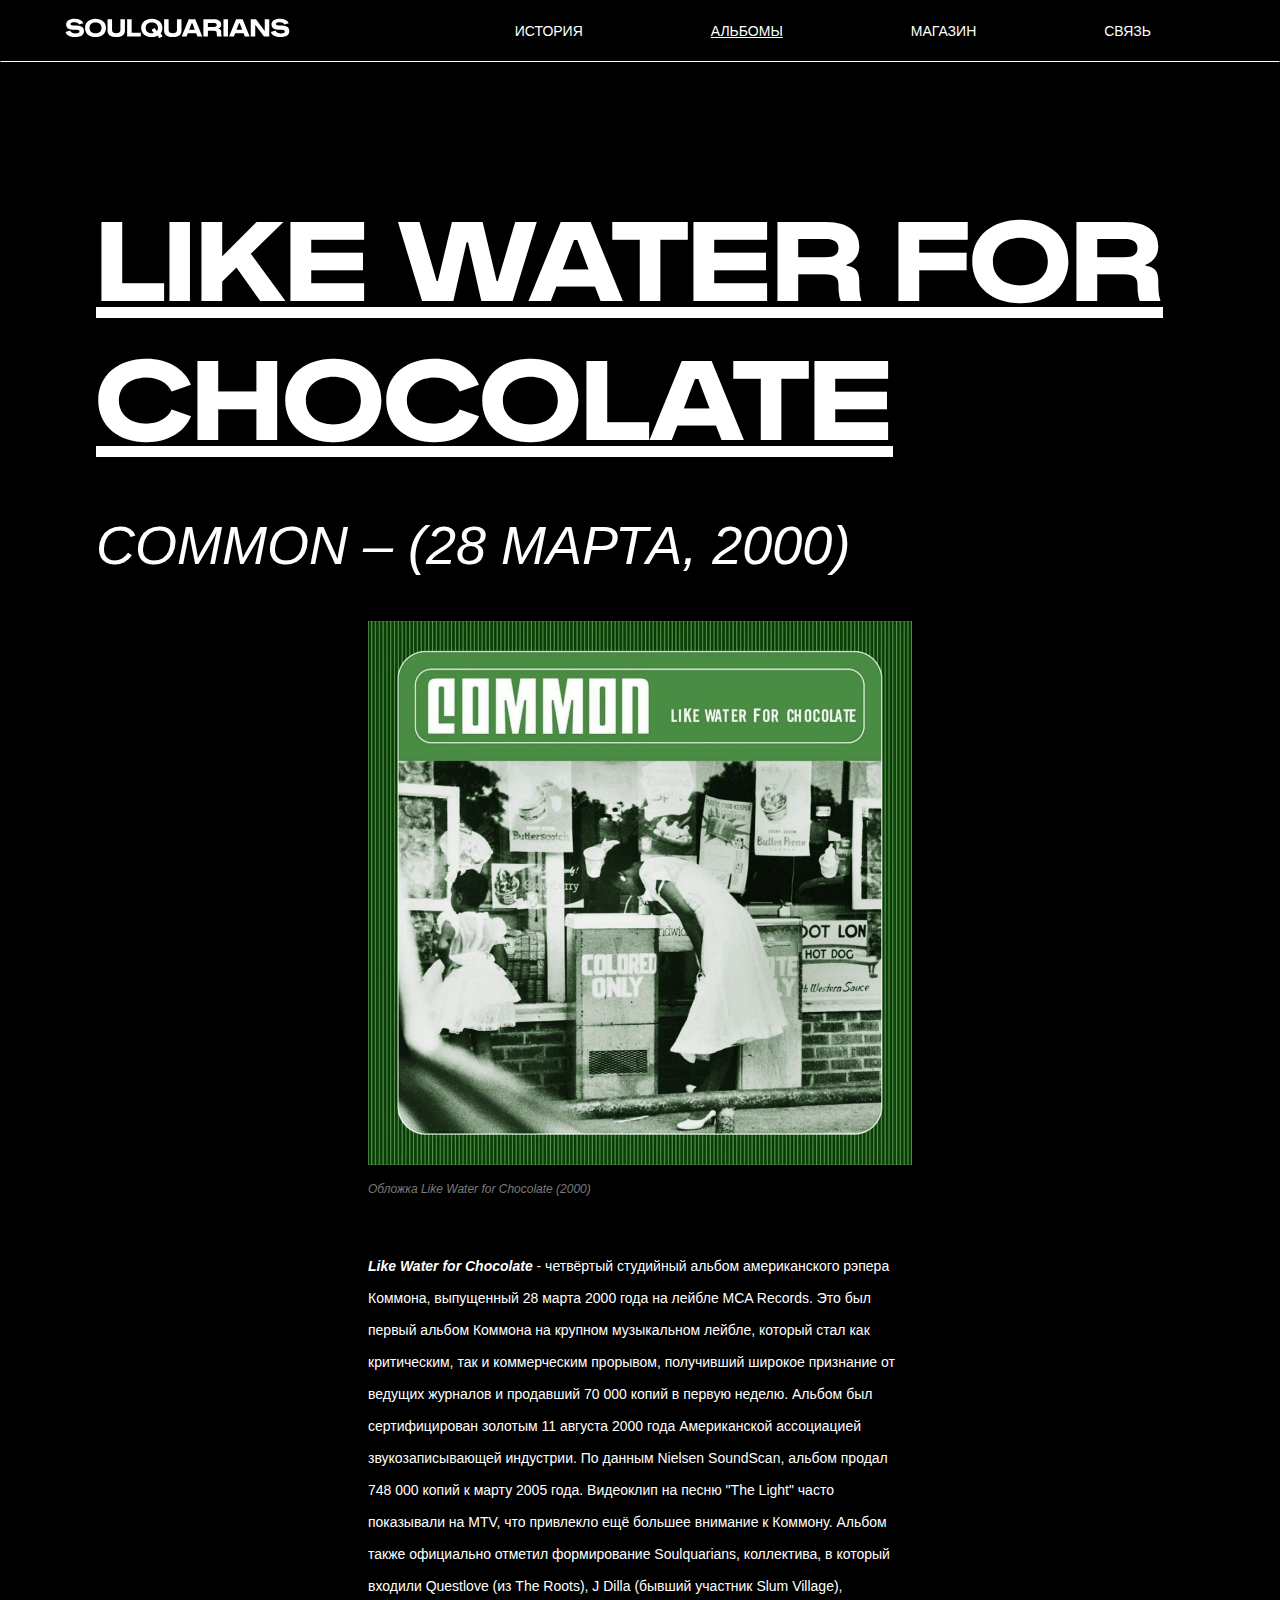
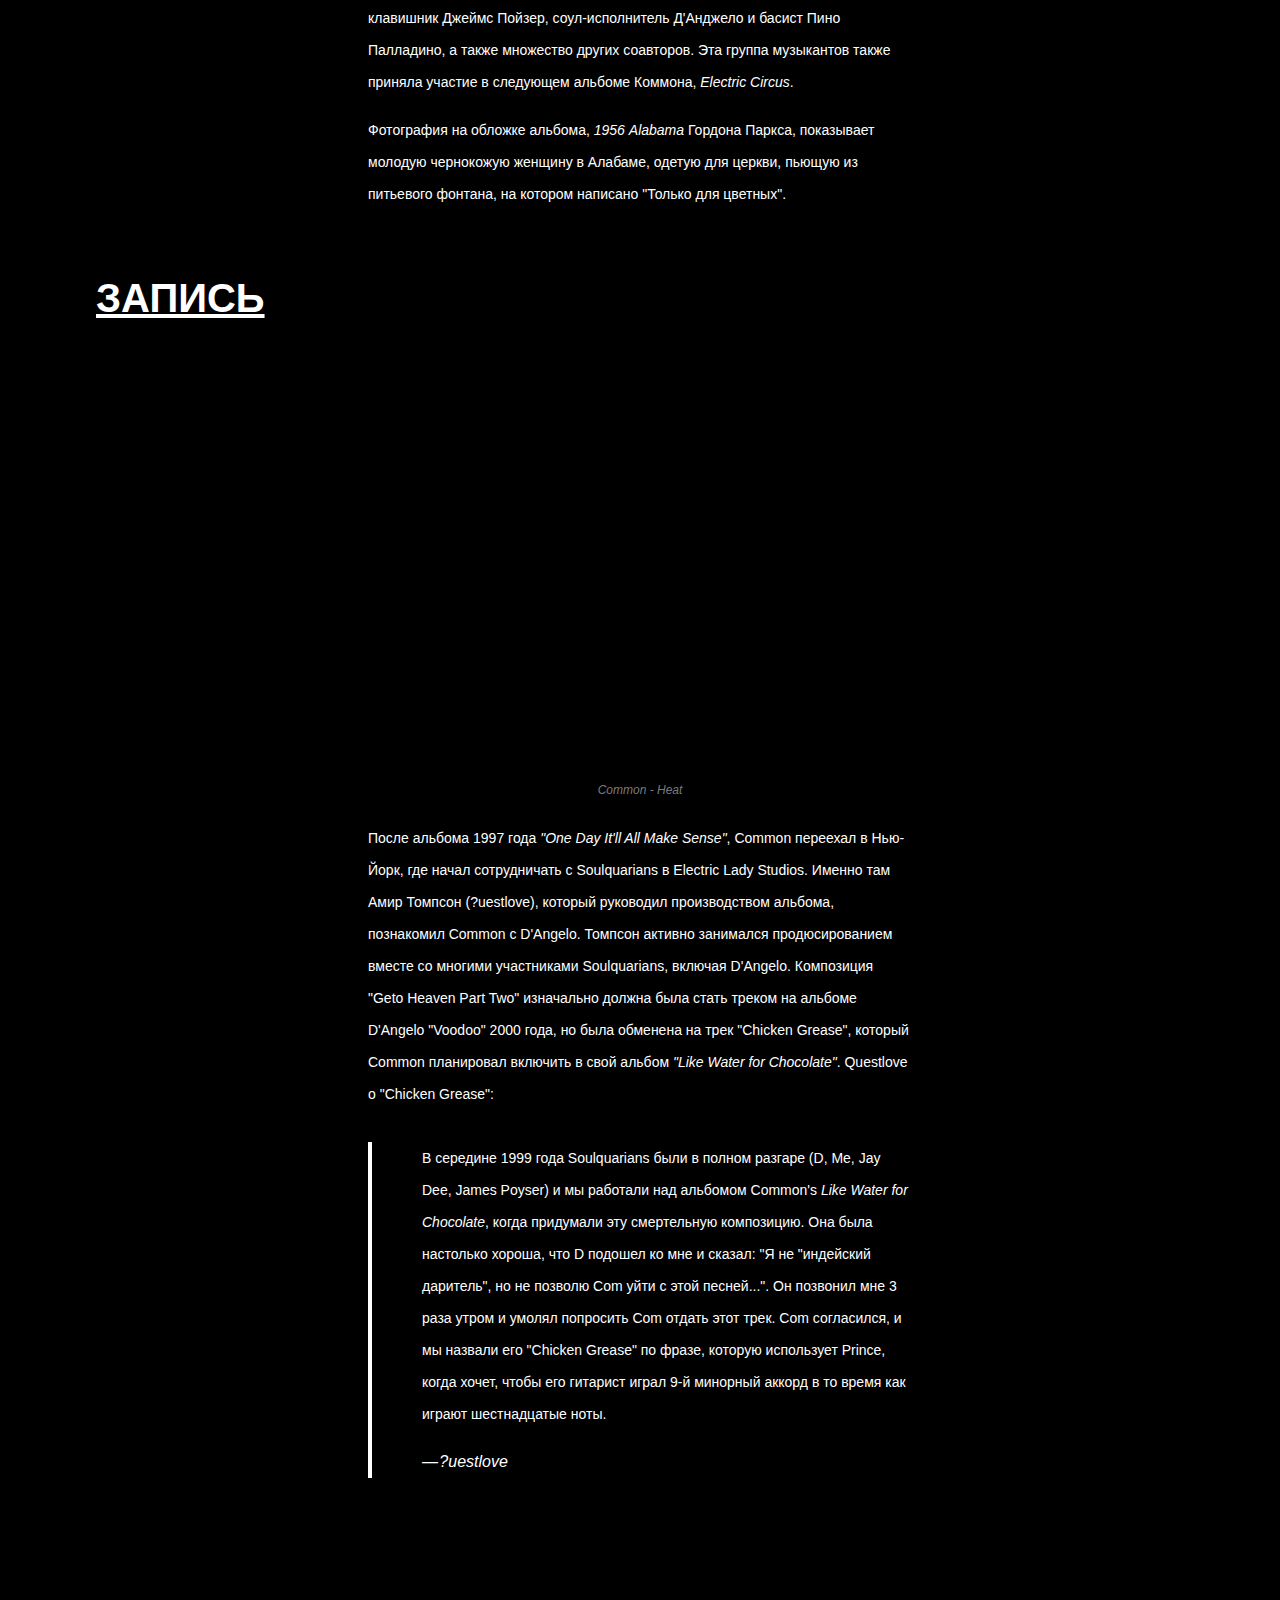
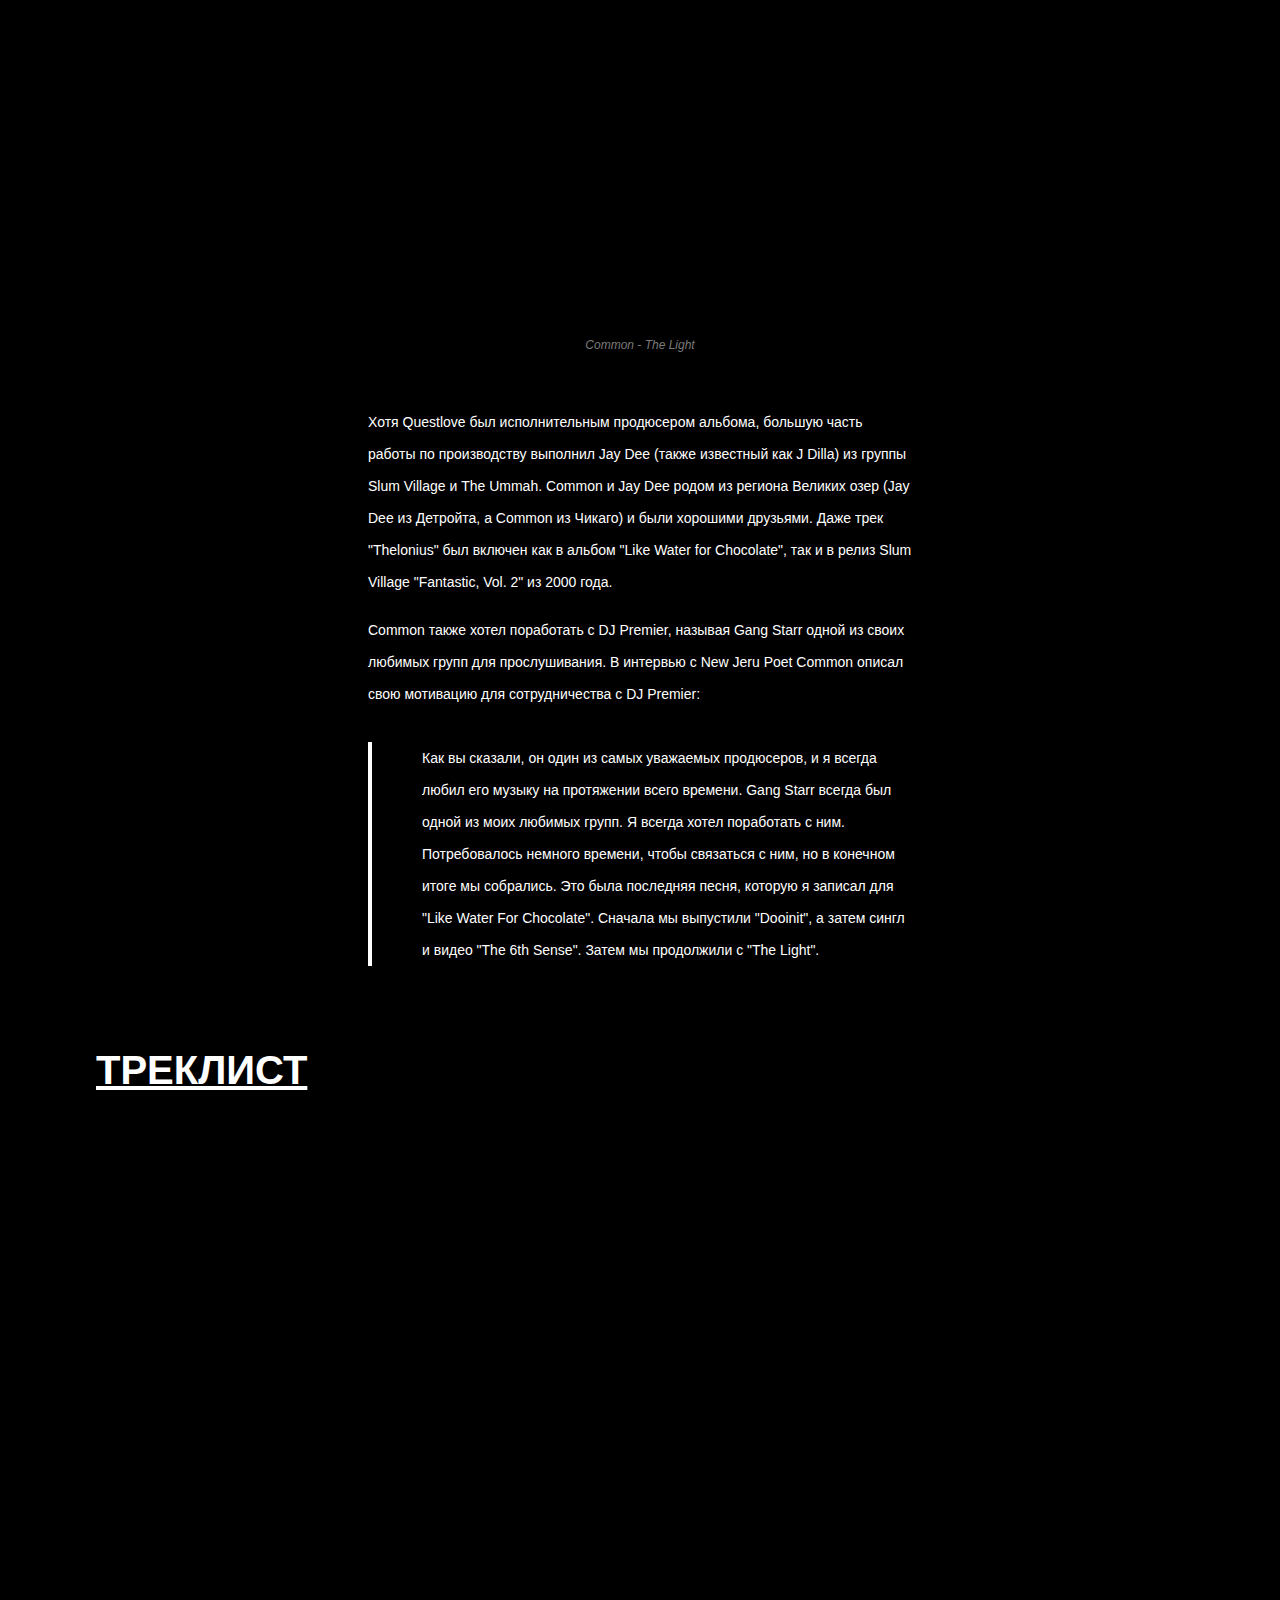
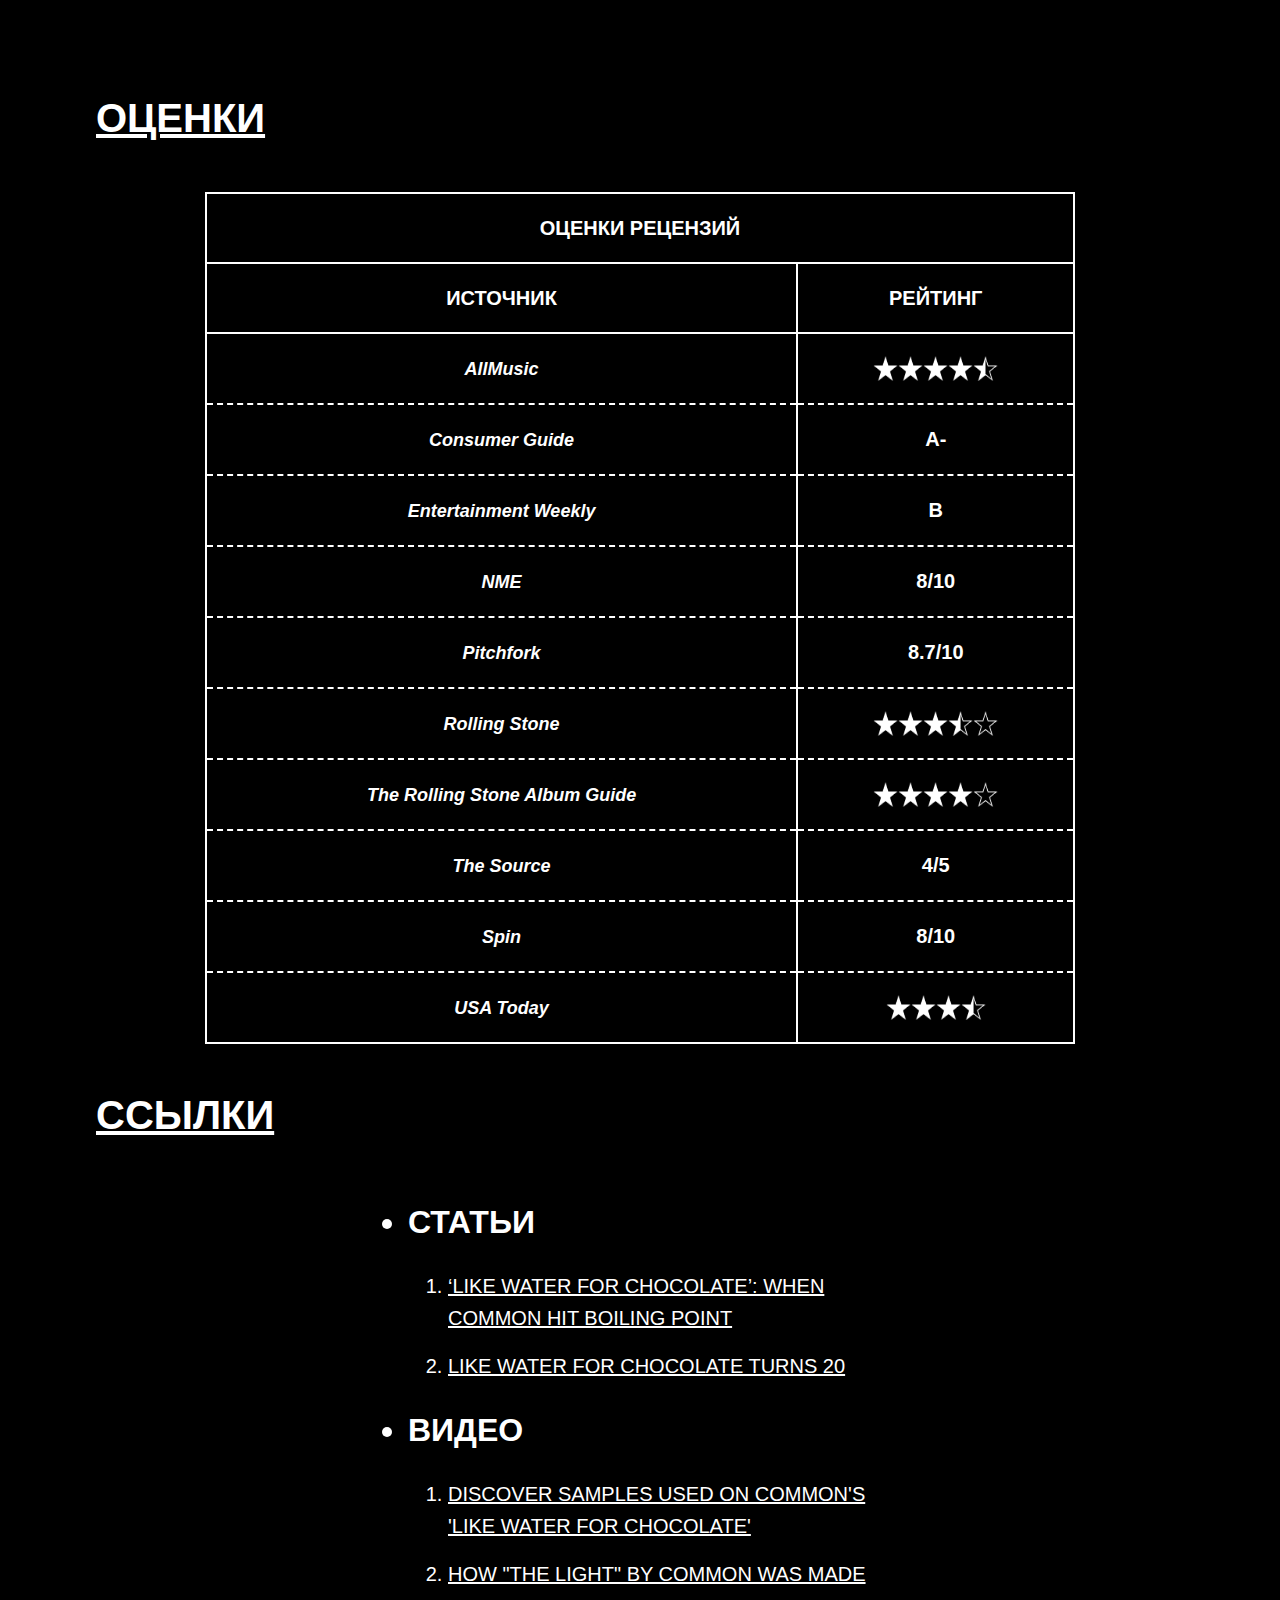
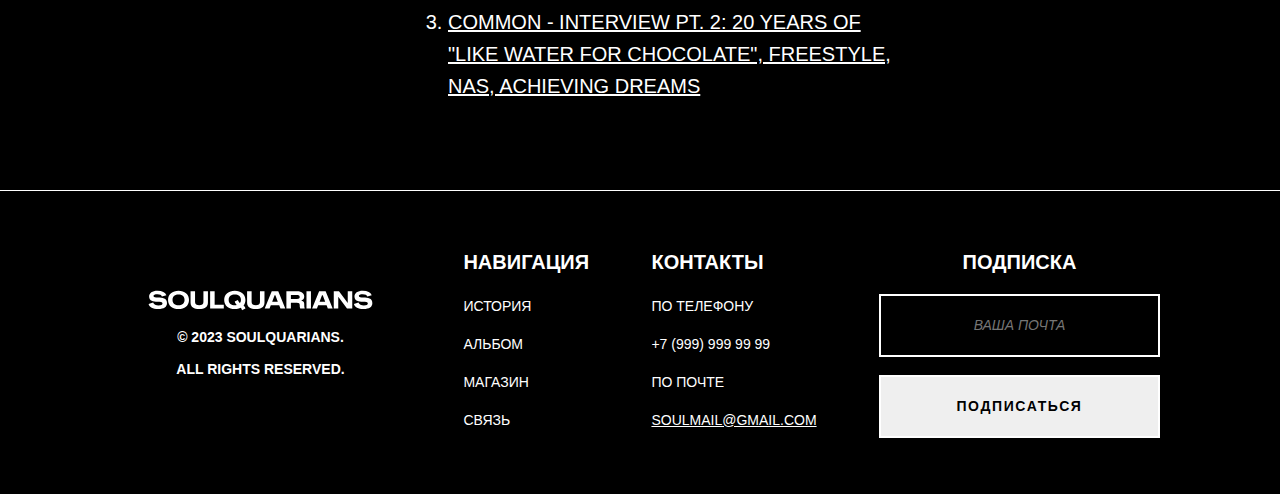
<file: pages/albums/Like Water for Chocolate.html>
<!DOCTYPE html>
<html lang="en">
<head>
    <meta charset="UTF-8">
    <meta name="viewport" content="width=device-width, initial-scale=1" />
    <title>Like Water for Chocolate | Album | Soulquarians</title>
    <link rel="stylesheet" href="../../style/style.css">
    <link rel="shortcut icon" href="../../media/favicon.svg" type="image/svg">
</head>
<body>
<div class="content-wrapper">
    <nav class="navigation-primary-container sticky">
        <a href="../../index.html"> <img src="../../media/SOULQUARIANS.svg" alt="SOULQUARIANS" class="logo"></a>
        <ul>
            <li><a href="../../index.html">История</a></li>
            <li><a href="#"><u>Альбомы</u></a>
                <ul>
                    <li><a href="Mama's Gun.html">Mama's Gun</a></li>
                    <li><a href="Things Fall Apart.html">Things Fall Apart</a></li>
                    <li><a href="Like Water for Chocolate.html"><u>Like Water for Chocolate</u></a></li>
                    <li><a href="Voodoo.html">Voodoo</a></li>
                    <li><a href="1st Born Second.html">1st Born Second</a></li>
                </ul>

            </li>
            <li><a href="../shop.html">Магазин</a></li>
            <li><a href="#">Связь</a>
                <ul>
                    <li><a href="../newsletter.html">Подписка</a></li>
                    <li><a href="../contact.html">Сотрудничество</a></li>
                </ul>
            </li>

        </ul>
    </nav>

    <div class="page_nav" id="navigationElement">
        <div class="inner_page_nav">
            <ul class="nav__list">
                <li class="nav__item"><a href="#recording_block"><p class="page_nav_text">1</p></a></li>
                <li class="nav__item"><a href="#tracklist_block"><p class="page_nav_text">2</p></a></li>
                <li class="nav__item"><a href="#reviews_block"><p class="page_nav_text">3</p></a></li>
                <li class="nav__item"><a href="#links_block"><p class="page_nav_text">4</p></a></li>

            </ul>

        </div>

    </div>

    <div class="components">
        <div></div>


        <article class="article-wrapper">
            <div class="title-wrapper">
                <h2 class="title--album">Like Water for Chocolate</h2>
            </div>
            <div class="subtitle-wrapper">
                <h2 class="subtitle--album">Common – (28 марта, 2000)</h2>
            </div>
            <div class="inner-wrapper">

                <div class="item-content-wrapper">
                    <div class="image-block">
                        <div class="image-container">
                            <img alt="like_water_for_chocolate__cover.jpg"
                                 src="../../media/albums/like_water_for_chocolate__cover.jpg"
                                 width="1000"
                                 height="1000"
                                 sizes="100vw"
                                 title="Обложка Like Water for Chocolate (2000)"
                                 style="display:block;object-fit: cover; width: 100%; height: 100%; object-position: 50% 50%;">

                        </div>
                        <p class="prompt">Обложка Like Water for Chocolate (2000)</p>
                    </div>
                    <div class="content-block">
                        <div class="content-container">
                            <p class="block-content">
                                <em><strong>Like Water for Chocolate</strong></em> - четвёртый студийный альбом
                                американского рэпера Коммона, выпущенный 28 марта 2000 года на лейбле MCA Records. Это
                                был первый альбом Коммона на крупном музыкальном лейбле, который стал как критическим,
                                так и коммерческим прорывом, получивший широкое признание от ведущих журналов и
                                продавший 70 000 копий в первую неделю. Альбом был сертифицирован золотым 11 августа
                                2000 года Американской ассоциацией звукозаписывающей индустрии. По данным Nielsen
                                SoundScan, альбом продал 748 000 копий к марту 2005 года. Видеоклип на песню &quot;The
                                Light&quot; часто показывали на MTV, что привлекло ещё большее внимание к Коммону.
                                Альбом также официально отметил формирование Soulquarians, коллектива, в который входили
                                Questlove (из The Roots), J Dilla (бывший участник Slum Village), клавишник Джеймс
                                Пойзер, соул-исполнитель Д&apos;Анджело и басист Пино Палладино, а также множество
                                других соавторов. Эта группа музыкантов также приняла участие в следующем альбоме
                                Коммона, <em>Electric Circus</em>.
                            </p>
                            <p class="block-content">
                                Фотография на обложке альбома, <em>1956 Alabama</em> Гордона Паркса, показывает молодую
                                чернокожую женщину в Алабаме, одетую для церкви, пьющую из питьевого фонтана, на котором
                                написано &quot;Только для цветных&quot;.
                            </p>

                        </div>
                    </div>


                </div>
            </div>

            <div class="title-wrapper">
                <h2 class="title" id="recording_block">ЗАПИСЬ</h2>
            </div>
            <div class="inner-wrapper">

                <div class="item-content-wrapper">

                    <div class="video-block">
                        <div class="video-container">
                            <iframe src="https://www.youtube.com/embed/zDpXYw3YJxM?si=LmMaXZzvr_2E9heA"
                                    height="390" width="640" scrolling="no" frameborder="0" allowfullscreen=""
                                    title="Common - Heat"></iframe>

                        </div>


                        <p class="prompt" style="text-align:center;">Common - Heat</p>
                    </div>
                    <div class="content-block" style="padding-top:0px">
                        <div class="content-container">
                            <p class="block-content">
                                После альбома 1997 года <em>&quot;One Day It&apos;ll All Make Sense&quot;</em>, Common
                                переехал в Нью-Йорк, где начал сотрудничать с Soulquarians в Electric Lady Studios.
                                Именно там Амир Томпсон (?uestlove), который руководил производством альбома, познакомил
                                Common с D&apos;Angelo. Томпсон активно занимался продюсированием вместе со многими
                                участниками Soulquarians, включая D&apos;Angelo. Композиция &quot;Geto Heaven Part Two&quot;
                                изначально должна была стать треком на альбоме D&apos;Angelo &quot;Voodoo&quot; 2000
                                года, но была обменена на трек &quot;Chicken Grease&quot;, который Common планировал
                                включить в свой альбом <em>&quot;Like Water for Chocolate&quot;</em>. Questlove о &quot;Chicken
                                Grease&quot;:
                            </p>
                            <blockquote class='quote'>
                                <p>В середине 1999 года Soulquarians были в полном разгаре (D, Me, Jay Dee, James
                                    Poyser) и мы
                                    работали над альбомом Common&apos;s <em>Like Water for Chocolate</em>, когда
                                    придумали эту
                                    смертельную композицию. Она была настолько хороша, что D подошел ко мне и сказал:
                                    &quot;Я не
                                    &quot;индейский даритель&quot;, но не позволю Com уйти с этой песней...&quot;. Он
                                    позвонил
                                    мне 3 раза утром и умолял попросить Com отдать этот трек. Com согласился, и мы
                                    назвали его
                                    &quot;Chicken Grease&quot; по фразе, которую использует Prince, когда хочет, чтобы
                                    его
                                    гитарист играл 9-й минорный аккорд в то время как играют шестнадцатые ноты.</p>
                                <cite>&mdash; ?uestlove</cite>
                            </blockquote>
                        </div>
                    </div>
                    <div class="video-block">
                        <div class="video-container">
                            <iframe src="https://www.youtube.com/embed/OjHX7jf-znA?si=Bx7D23xG470fkEYb"
                                    height="390" width="640" scrolling="no" frameborder="0" allowfullscreen=""
                                    title="Common - The Light"></iframe>

                        </div>


                        <p class="prompt" style="text-align:center;">Common - The Light</p>
                    </div>
                    <div class="content-block">
                        <div class="content-container">
                            <p class="block-content">
                                Хотя Questlove был исполнительным продюсером альбома, большую часть работы по
                                производству выполнил Jay Dee (также известный как J Dilla) из группы Slum Village и The
                                Ummah. Common и Jay Dee родом из региона Великих озер (Jay Dee из Детройта, а Common из
                                Чикаго) и были хорошими друзьями. Даже трек "Thelonius" был включен как в альбом "Like
                                Water for Chocolate", так и в релиз Slum Village "Fantastic, Vol. 2" из 2000 года.
                            </p>
                            <p class="block-content">
                                Common также хотел поработать с DJ Premier, называя Gang Starr одной из своих любимых
                                групп для прослушивания. В интервью с New Jeru Poet Common описал свою мотивацию для
                                сотрудничества с DJ Premier:
                            </p>
                            <blockquote class='quote'>
                                <p>Как вы сказали, он один из самых уважаемых продюсеров, и я всегда любил его музыку на
                                    протяжении всего времени. Gang Starr всегда был одной из моих любимых групп. Я
                                    всегда хотел поработать с ним. Потребовалось немного времени, чтобы связаться с ним,
                                    но в конечном итоге мы собрались. Это была последняя песня, которую я записал для
                                    "Like Water For Chocolate". Сначала мы выпустили "Dooinit", а затем сингл и видео
                                    "The 6th Sense". Затем мы продолжили с "The Light".</p>
                            </blockquote>
                        </div>
                    </div>


                </div>
            </div>


            <div class="title-wrapper title-wrapper-closer">
                <h2 class="title" id="tracklist_block">Треклист</h2>
            </div>
            <div class="inner-wrapper">

                <div class="item-content-wrapper">
                    <div class="tracklist-block">
                        <div class="tracklist-container">
                            <iframe style="border-radius:12px"
                                    src="https://open.spotify.com/embed/album/0ZSwTSaR9VUe3uYsXNQgub?utm_source=generator"
                                    width="100%" height="450" frameBorder="0" allowfullscreen=""
                                    allow="autoplay; clipboard-write; encrypted-media; fullscreen; picture-in-picture"
                                    loading="lazy"></iframe>
                        </div>

                    </div>


                </div>
            </div>
            <div class="title-wrapper">
                <h2 class="title" id="reviews_block">Оценки</h2>
            </div>

            <div class="table-wrapper" style="padding-bottom: 1em;">
                <table class="reviews">
                    <tr>
                        <th colspan="2">ОЦЕНКИ РЕЦЕНЗИЙ</th>
                    </tr>

                    <tr>
                        <th>ИСТОЧНИК</th>
                        <th>РЕЙТИНГ</th>

                    </tr>
                    <tr>
                        <td><a href="https://www.allmusic.com/"><i>AllMusic</i></a></td>
                        <td>
                            <span role="img" class="line-stars" title="4.5/5 stars">
                                <span title="4.5/5 stars" style="display: flex;">
                                    <img alt src="../../media/albums/star_full.png" decoding="async" width="25"
                                         height="25">
                                </span>
                                <span style="display: flex;">
                                    <img alt src="../../media/albums/star_full.png" decoding="async" width="25"
                                         height="25">
                                </span>
                                <span style="display: flex;">
                                    <img alt src="../../media/albums/star_full.png" decoding="async" width="25"
                                         height="25">
                                </span>
                                <span style="display: flex;">
                                    <img alt src="../../media/albums/star_full.png" decoding="async" width="25"
                                         height="25">
                                </span>
                                <span style="display: flex;">
                                    <img alt src="../../media/albums/star_half.png" decoding="async" width="25"
                                         height="25">
                                </span>
                            </span>
                        </td>

                    </tr>
                    <tr>
                        <td><a href="https://robertchristgau.com/"><i>Consumer Guide</i></a></td>
                        <td>A-</td>

                    </tr>
                    <tr>
                        <td><a href="https://ew.com/"><i>Entertainment Weekly</i></a></td>
                        <td>B</td>

                    </tr>
                    <tr>
                        <td><a href="https://www.nme.com/"><i>NME</i></a></td>
                        <td>8/10</td>

                    </tr>
                    <tr>
                        <td><a href="https://pitchfork.com/"><i>Pitchfork</i></a></td>
                        <td>8.7/10</td>

                    </tr>

                    <tr>
                        <td><a href="https://www.rollingstone.com/"><i>Rolling Stone</i></a></td>
                        <td>
                            <span role="img" class="line-stars" title="3.5/5 stars">
                                <span title="3.5/5 stars" style="display: flex;">
                                    <img alt src="../../media/albums/star_full.png" decoding="async" width="25"
                                         height="25">
                                </span>
                                <span style="display: flex;">
                                    <img alt src="../../media/albums/star_full.png" decoding="async" width="25"
                                         height="25">
                                </span>
                                <span style="display: flex;">
                                    <img alt src="../../media/albums/star_full.png" decoding="async" width="25"
                                         height="25">
                                </span>
                                <span style="display: flex;">
                                    <img alt src="../../media/albums/star_half.png" decoding="async" width="25"
                                         height="25">
                                </span>
                                <span style="display: flex;">
                                    <img alt src="../../media/albums/star_fill.png" decoding="async" width="25"
                                         height="25">
                                </span>
                            </span>
                        </td>

                    </tr>
                    <tr>
                        <td><a href="https://en.wikipedia.org/wiki/The_Rolling_Stone_Album_Guide"><i>The Rolling Stone
                            Album Guide</i></a></td>
                        <td>
                            <span role="img" class="line-stars" title="4/5 stars">
                                <span title="4/5 stars" style="display: flex;">
                                    <img alt src="../../media/albums/star_full.png" decoding="async" width="25"
                                         height="25">
                                </span>
                                <span style="display: flex;">
                                    <img alt src="../../media/albums/star_full.png" decoding="async" width="25"
                                         height="25">
                                </span>
                                <span style="display: flex;">
                                    <img alt src="../../media/albums/star_full.png" decoding="async" width="25"
                                         height="25">
                                </span>
                                <span style="display: flex;">
                                    <img alt src="../../media/albums/star_full.png" decoding="async" width="25"
                                         height="25">
                                </span>
                                <span style="display: flex;">
                                    <img alt src="../../media/albums/star_fill.png" decoding="async" width="25"
                                         height="25">
                                </span>
                            </span>
                        </td>

                    </tr>
                    <tr>
                        <td><a href="https://thesource.com/"><i>The Source</i></a></td>
                        <td>4/5</td>

                    </tr>
                    <tr>
                        <td><a href="https://www.spin.com/"><i>Spin</i></a></td>
                        <td>8/10</td>

                    </tr>
                    <tr style="border-bottom: 2px solid white;">
                        <td><a href="https://www.usatoday.com/"><i>USA Today</i></a></td>
                        <td>
                            <span role="img" class="line-stars" title="3.5/4 stars">
                                <span title="3.5/4 stars" style="display: flex;">
                                    <img alt src="../../media/albums/star_full.png" decoding="async" width="25"
                                         height="25">
                                </span>
                                <span style="display: flex;">
                                    <img alt src="../../media/albums/star_full.png" decoding="async" width="25"
                                         height="25">
                                </span>
                                <span style="display: flex;">
                                    <img alt src="../../media/albums/star_full.png" decoding="async" width="25"
                                         height="25">
                                </span>
                                <span style="display: flex;">
                                    <img alt src="../../media/albums/star_half.png" decoding="async" width="25"
                                         height="25">
                                </span>
                            </span>
                        </td>

                    </tr>
                </table>


            </div>
            <div class="title-wrapper">
                <h2 class="title" id="links_block">Ссылки</h2>
            </div>
            <div class="inner-wrapper">

                <div class="item-content-wrapper">
                    <div class="content-block">
                        <div class="content-container">
                            <ul>
                                <li class="link-list-title">Статьи
                                    <ol>
                                        <li class="'link-list-text"><a
                                                href="https://www.udiscovermusic.com/stories/common-like-water-for-chocolate-album/">‘Like
                                            Water For Chocolate’: When Common Hit Boiling Point</a>
                                        </li>
                                        <li class="'link-list-text"><a
                                                href="https://www.stereogum.com/2077724/common-like-water-for-chocolate-review/reviews/the-anniversary/">Like
                                            Water For Chocolate Turns 20</a>
                                        </li>

                                    </ol>
                                </li>
                                <li class="link-list-title">Видео
                                    <ol>
                                        <li class="'link-list-text"><a
                                                href="https://www.youtube.com/watch?v=gw3VIl-SFSY">Discover Samples Used
                                            On Common's 'Like Water For Chocolate'</a></li>
                                        <li class="'link-list-text"><a
                                                href="https://www.youtube.com/watch?v=EwDLdur0WDA">How "The Light" by
                                            Common Was Made</a></li>
                                        <li class="'link-list-text"><a
                                                href="https://www.youtube.com/watch?v=kAAaYzLWt7g">Common - interview
                                            pt. 2: 20 years of "Like Water For Chocolate", freestyle, Nas, achieving
                                            dreams</a></li>
                                    </ol>
                                </li>
                            </ul>

                        </div>
                    </div>


                </div>
            </div>


        </article>
        <footer class="footer">
            <div class="column_footer-1">
                <img src="../../media/SOULQUARIANS.svg">
                <p>© 2023 SOULQUARIANS. <br> ALL RIGHTS RESERVED.</p>
            </div>
            <div class="column_footer-2">
                <h3 class="footer-headline">Навигация</h3>
                <a href="../../index.html">История</a>
                <a href="#">Альбом</a>
                <a href="../shop.html">Магазин</a>
                <a href="../contact.html">Связь</a>
            </div>
            <div class="column_footer-3">
                <h3 class="footer-headline">Контакты</h3>
                <p>По ТЕЛЕФОНУ</p>
                <p>+7 (999) 999 99 99</p>
                <p>ПО почте</p>
                <p><a href="https://www.google.com/intl/ru/gmail/about/">soulmail@gmail.com</a></p>

            </div>
            <div class="column_footer-4">
                <h3 class="footer-headline" style="text-align:center;">Подписка</h3>
                <form class="footer-subscription" action="../newsletter.html" target="_self">
                    <input type="email" class="footer-sub-input" placeholder="ВАША ПОЧТА" required>
                    <br>
                    <button type="submit" class="footer-sub-button">Подписаться</button>
                </form>
            </div>
        </footer>

    </div>
</div>
<script src="../../js/navigationpages.js"></script>
</body>
</html>
</file>
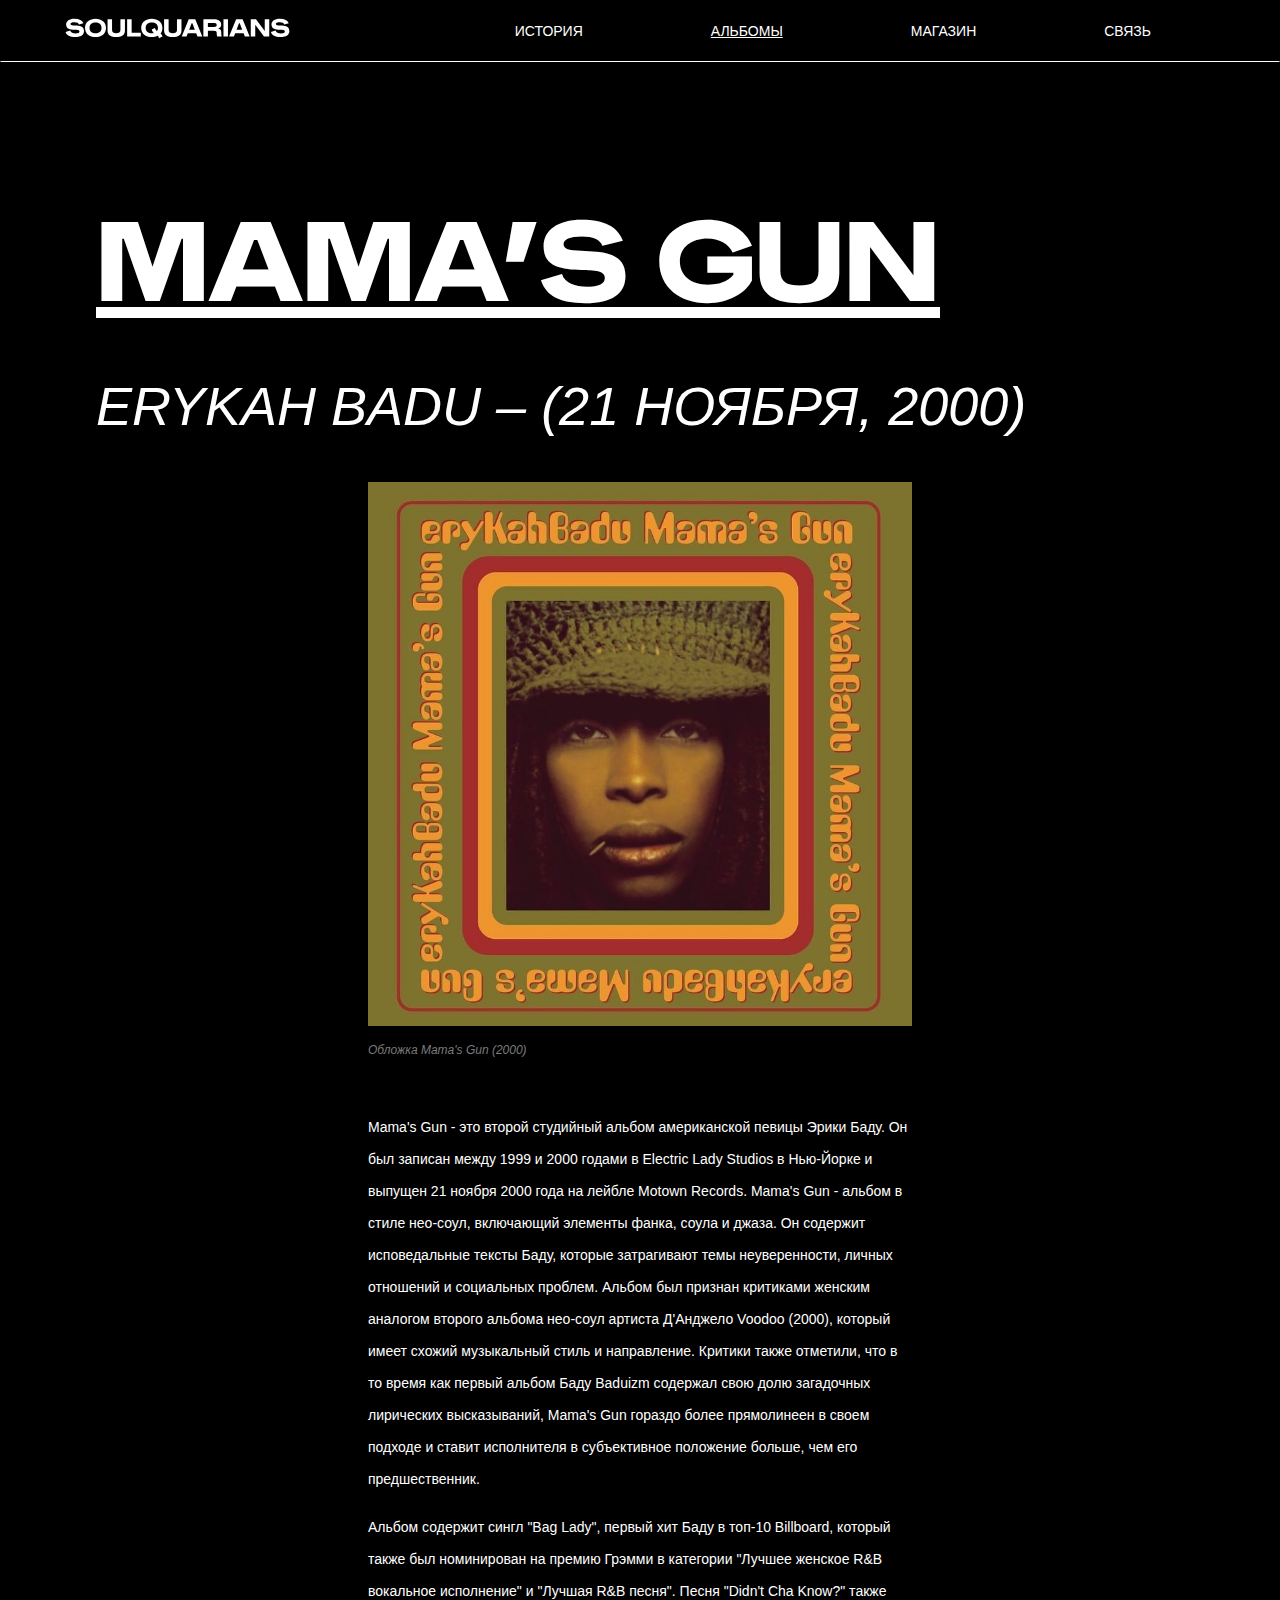
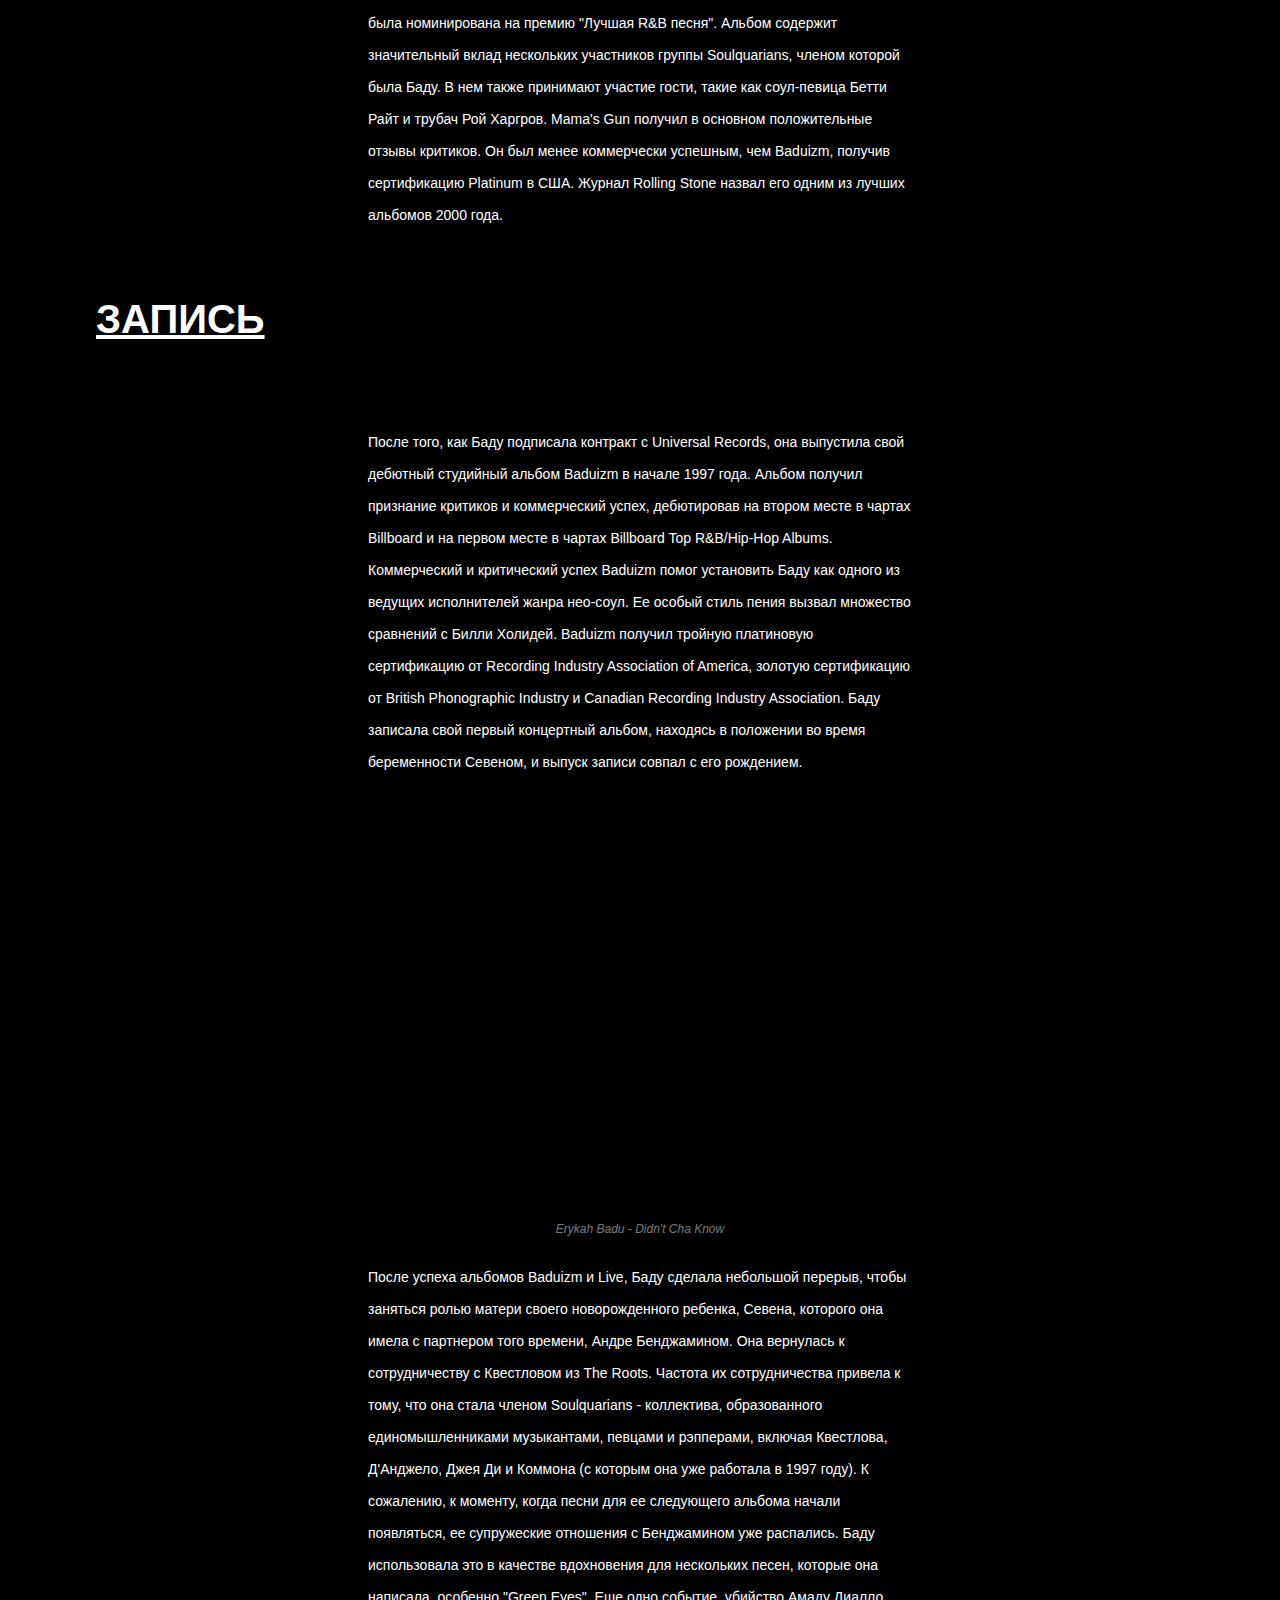
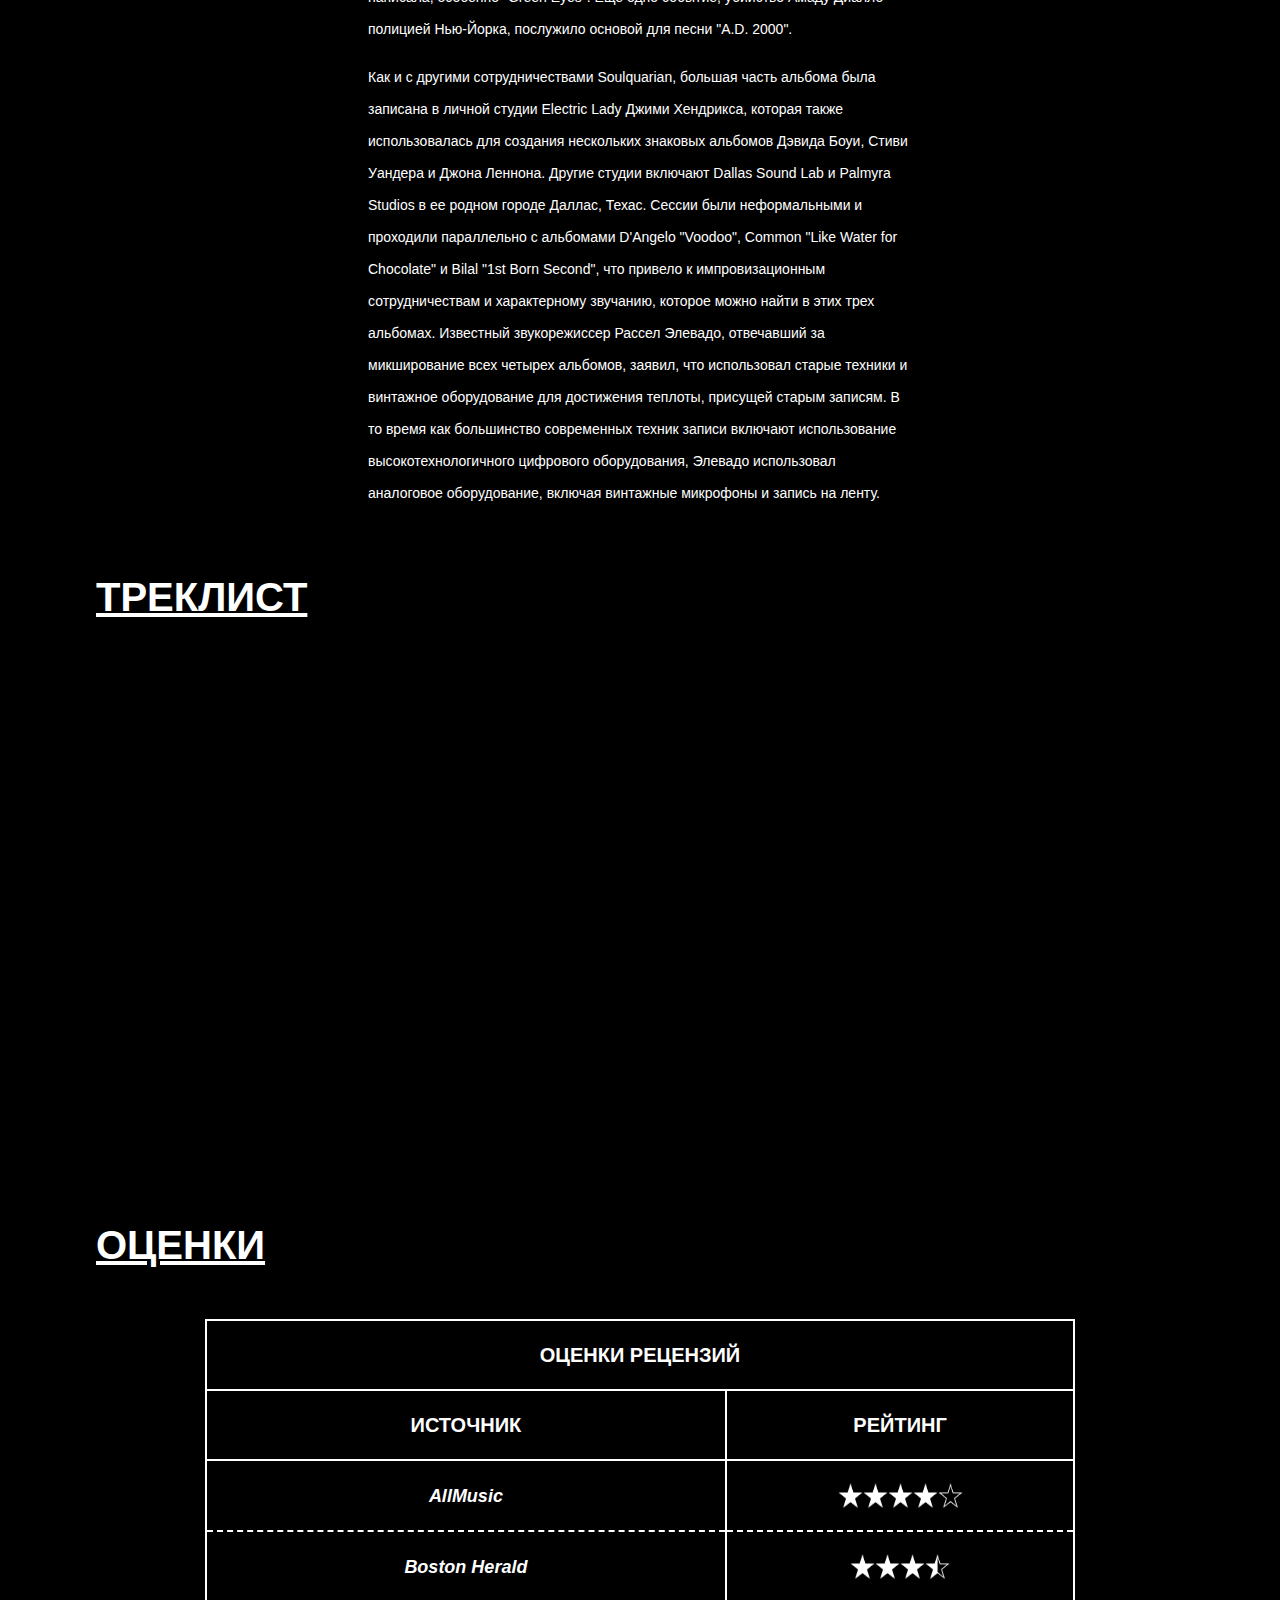
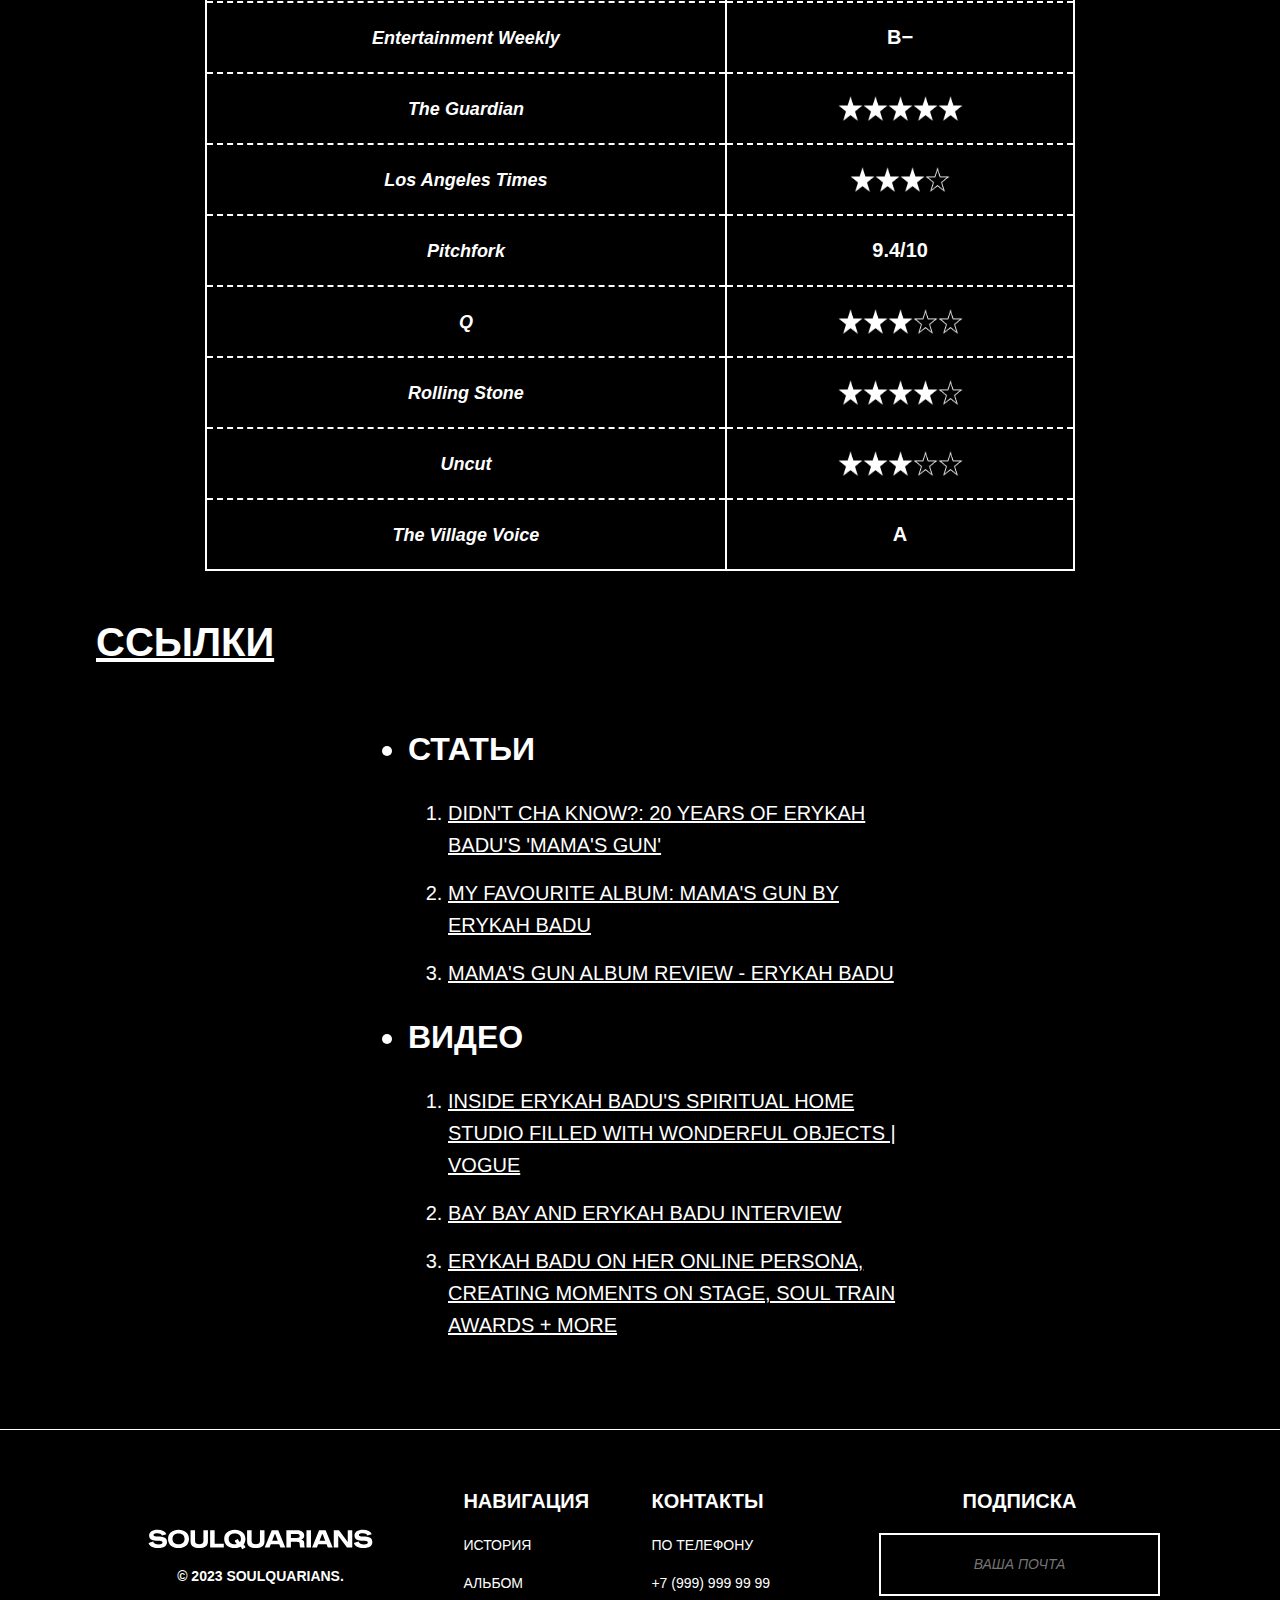
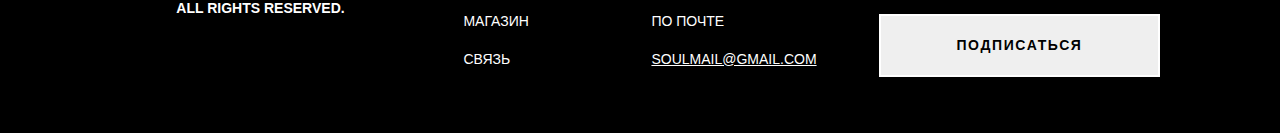
<file: pages/albums/Mama's Gun.html>
<!DOCTYPE html>
<html lang="en">
<head>
    <meta charset="UTF-8">
    <meta name="viewport" content="width=device-width, initial-scale=1" />
    <title>Mama's Gun | Album | Soulquarians</title>
    <link rel="stylesheet" href="../../style/style.css">
    <link rel="shortcut icon" href="../../media/favicon.svg" type="image/svg">
</head>
<body>
<div class="content-wrapper">
    <nav class="navigation-primary-container sticky">
        <a href="../../index.html"> <img src="../../media/SOULQUARIANS.svg" alt="SOULQUARIANS" class="logo"></a>
        <ul>
            <li><a href="../../index.html">История</a></li>
            <li><a href="#"><u>Альбомы</u></a>
                <ul>
                    <li><a href="Mama's Gun.html"><u>Mama's Gun</u></a></li>
                    <li><a href="Things Fall Apart.html">Things Fall Apart</a></li>
                    <li><a href="Like Water for Chocolate.html">Like Water for Chocolate</a></li>
                    <li><a href="Voodoo.html">Voodoo</a></li>
                    <li><a href="1st Born Second.html">1st Born Second</a></li>
                </ul>

            </li>
            <li><a href="../shop.html">Магазин</a></li>
            <li><a href="#">Связь</a>
                <ul>
                    <li><a href="../newsletter.html">Подписка</a></li>
                    <li><a href="../contact.html">Сотрудничество</a></li>
                </ul>
            </li>

        </ul>
    </nav>


    <div   class="page_nav" id="navigationElement">
        <div class="inner_page_nav ">
            <ul class="nav__list ">
                <li class="nav__item "><a href="#recording_block"><p class="page_nav_text">1</p></a></li>
                <li class="nav__item "><a href="#tracklist_block"><p class="page_nav_text">2</p></a></li>
                <li class="nav__item "><a href="#reviews_block"><p class="page_nav_text">3</p></a></li>
                <li class="nav__item "><a href="#links_block"><p class="page_nav_text">4</p></a></li>
            </ul>
        </div>
    </div>


    <div class="components">
        <div></div>
        <article class="article-wrapper">
            <div class="title-wrapper">
                <h2 class="title--album">MAMA’S GUN</h2>
            </div>
            <div class="subtitle-wrapper">
                <h2 class="subtitle--album">Erykah Badu – (21 ноября, 2000)</h2>
            </div>
            <div class="inner-wrapper">

                <div class="item-content-wrapper">
                    <div class="image-block">
                        <div class="image-container">
                            <img alt="mama's_gun__cover.jpg" src="../../media/albums/mama's_gun__cover.jpg" width="1000"
                                 height="1000"
                                 sizes="100vw"
                                 title="Обложка Mama's Gun (2000)"
                                 style="display:block;object-fit: cover; width: 100%; height: 100%; object-position: 50% 50%;">

                        </div>
                        <p class="prompt">Обложка Mama's Gun (2000)</p>
                    </div>
                    <div class="content-block">
                        <div class="content-container">
                            <p class="block-content">
                                Mama's Gun - это второй студийный альбом американской певицы Эрики Баду. Он был записан
                                между 1999 и 2000 годами в Electric Lady Studios в Нью-Йорке и выпущен 21 ноября 2000
                                года на лейбле Motown Records. Mama's Gun - альбом в стиле нео-соул, включающий элементы
                                фанка, соула и джаза. Он содержит исповедальные тексты Баду, которые затрагивают темы
                                неуверенности, личных отношений и социальных проблем. Альбом был признан критиками
                                женским аналогом второго альбома нео-соул артиста Д'Анджело Voodoo (2000), который имеет
                                схожий музыкальный стиль и направление. Критики также отметили, что в то время как
                                первый альбом Баду Baduizm содержал свою долю загадочных лирических высказываний, Mama's
                                Gun гораздо более прямолинеен в своем подходе и ставит исполнителя в субъективное
                                положение больше, чем его предшественник.
                            </p>
                            <p class="block-content">

                                Альбом содержит сингл "Bag Lady", первый хит Баду в топ-10 Billboard, который также был
                                номинирован на премию Грэмми в категории "Лучшее женское R&B вокальное исполнение" и
                                "Лучшая R&B песня". Песня "Didn't Cha Know?" также была номинирована на премию "Лучшая
                                R&B песня". Альбом содержит значительный вклад нескольких участников группы
                                Soulquarians, членом которой была Баду. В нем также принимают участие гости, такие как
                                соул-певица Бетти Райт и трубач Рой Харгров. Mama's Gun получил в основном положительные
                                отзывы критиков. Он был менее коммерчески успешным, чем Baduizm, получив сертификацию
                                Platinum в США. Журнал Rolling Stone назвал его одним из лучших альбомов 2000 года.
                            </p>

                        </div>
                    </div>


                </div>
            </div>

            <div class="title-wrapper title-wrapper-closer" >
                <h2 class="title" id="recording_block">ЗАПИСЬ</h2>
            </div>
            <div class="inner-wrapper">

                <div class="item-content-wrapper">
                    <div class="content-block">
                        <div class="content-container">
                            <p class="block-content">
                                После того, как Баду подписала контракт с Universal Records, она выпустила свой дебютный
                                студийный альбом Baduizm в начале 1997 года. Альбом получил признание критиков и
                                коммерческий успех, дебютировав на втором месте в чартах Billboard и на первом месте в
                                чартах Billboard Top R&B/Hip-Hop Albums. Коммерческий и критический успех Baduizm помог
                                установить Баду как одного из ведущих исполнителей жанра нео-соул. Ее особый стиль пения
                                вызвал множество сравнений с Билли Холидей. Baduizm получил тройную платиновую
                                сертификацию от Recording Industry Association of America, золотую сертификацию от
                                British Phonographic Industry и Canadian Recording Industry Association. Баду записала
                                свой первый концертный альбом, находясь в положении во время беременности Севеном, и
                                выпуск записи совпал с его рождением.
                            </p>

                        </div>
                    </div>
                    <div class="video-block">
                        <div class="video-container">
                            <iframe src="https://www.youtube.com/embed/Np21rH7Ldto?wmode=opaque&amp;enablejsapi=1"
                                    height="390" width="640" scrolling="no" frameborder="0" allowfullscreen=""
                                    title="Erykah Badu - Didn't Cha Know"></iframe>

                        </div>


                        <p class="prompt" style="text-align:center;">Erykah Badu - Didn't Cha Know</p>
                    </div>
                    <div class="content-block" style="padding-top:0px">
                        <div class="content-container">
                            <p class="block-content">
                                После успеха альбомов Baduizm и Live, Баду сделала небольшой перерыв, чтобы заняться
                                ролью матери своего новорожденного ребенка, Севена, которого она имела с партнером того
                                времени, Андре Бенджамином. Она вернулась к сотрудничеству с Квестловом из The Roots.
                                Частота их сотрудничества привела к тому, что она стала членом Soulquarians -
                                коллектива, образованного единомышленниками музыкантами, певцами и рэпперами, включая
                                Квестлова, Д'Анджело, Джея Ди и Коммона (с которым она уже работала в 1997 году). К
                                сожалению, к моменту, когда песни для ее следующего альбома начали появляться, ее
                                супружеские отношения с Бенджамином уже распались. Баду использовала это в качестве
                                вдохновения для нескольких песен, которые она написала, особенно "Green Eyes". Еще одно
                                событие, убийство Амаду Диалло полицией Нью-Йорка, послужило основой для песни "A.D.
                                2000".
                            </p>
                            <p class="block-content">
                                Как и с другими сотрудничествами Soulquarian, большая часть альбома была записана в
                                личной студии Electric Lady Джими Хендрикса, которая также использовалась для создания
                                нескольких знаковых альбомов Дэвида Боуи, Стиви Уандера и Джона Леннона. Другие студии
                                включают Dallas Sound Lab и Palmyra Studios в ее родном городе Даллас, Техас. Сессии
                                были неформальными и проходили параллельно с альбомами D'Angelo "Voodoo", Common "Like
                                Water for Chocolate" и Bilal "1st Born Second", что привело к импровизационным
                                сотрудничествам и характерному звучанию, которое можно найти в этих трех альбомах.
                                Известный звукорежиссер Рассел Элевадо, отвечавший за микширование всех четырех
                                альбомов, заявил, что использовал старые техники и винтажное оборудование для достижения
                                теплоты, присущей старым записям. В то время как большинство современных техник записи
                                включают использование высокотехнологичного цифрового оборудования, Элевадо использовал
                                аналоговое оборудование, включая винтажные микрофоны и запись на ленту.
                            </p>

                        </div>
                    </div>
                </div>
            </div>
            <div class="title-wrapper title-wrapper-closer">
                <h2 class="title" id="tracklist_block">Треклист</h2>
            </div>
            <div class="inner-wrapper">

                <div class="item-content-wrapper">
                    <div class="tracklist-block">
                        <div class="tracklist-container">
                            <iframe style="border-radius:12px"
                                    src="https://open.spotify.com/embed/album/3cADvHRdKniF9ELCn1zbGH?utm_source=generator"
                                    width="100%" height="450" frameBorder="0" allowfullscreen=""
                                    allow="autoplay; clipboard-write; encrypted-media; fullscreen; picture-in-picture"
                                    loading="lazy"></iframe>
                        </div>

                    </div>


                </div>
            </div>
            <div class="title-wrapper">
                <h2 class="title" id="reviews_block">Оценки</h2>
            </div>

            <div class="table-wrapper" style="padding-bottom: 1em;">
                <table class="reviews">
                    <tr>
                        <th colspan="2">ОЦЕНКИ РЕЦЕНЗИЙ</th>
                    </tr>

                    <tr>
                        <th>ИСТОЧНИК</th>
                        <th>РЕЙТИНГ</th>

                    </tr>
                    <tr>
                        <td><a href="https://www.allmusic.com/"><i>AllMusic</i></a></td>
                        <td>
                            <span role="img" class="line-stars" title="4/5 stars">
                                <span title="4/5 stars" style="display: flex;">
                                    <img alt src="../../media/albums/star_full.png" decoding="async" width="25"
                                         height="25">
                                </span>
                                <span style="display: flex;">
                                    <img alt src="../../media/albums/star_full.png" decoding="async" width="25"
                                         height="25">
                                </span>
                                <span style="display: flex;">
                                    <img alt src="../../media/albums/star_full.png" decoding="async" width="25"
                                         height="25">
                                </span>
                                <span style="display: flex;">
                                    <img alt src="../../media/albums/star_full.png" decoding="async" width="25"
                                         height="25">
                                </span>
                                <span style="display: flex;">
                                    <img alt src="../../media/albums/star_fill.png" decoding="async" width="25"
                                         height="25">
                                </span>
                            </span>
                        </td>

                    </tr>
                    <tr>
                        <td><a href="https://www.bostonherald.com/"><i>Boston Herald</i></a></td>
                        <td>
                            <span role="img" class="line-stars" title="3.5/4 stars">
                                <span title="3.5/4 stars" style="display: flex;">
                                    <img alt src="../../media/albums/star_full.png" decoding="async" width="25"
                                         height="25">
                                </span>
                                <span style="display: flex;">
                                    <img alt src="../../media/albums/star_full.png" decoding="async" width="25"
                                         height="25">
                                </span>
                                <span style="display: flex;">
                                    <img alt src="../../media/albums/star_full.png" decoding="async" width="25"
                                         height="25">
                                </span>
                                <span style="display: flex;">
                                    <img alt src="../../media/albums/star_half.png" decoding="async" width="25"
                                         height="25">
                                </span>
                            </span>
                        </td>

                    </tr>
                    <tr>
                        <td><a href="https://ew.com/"><i>Entertainment Weekly</i></a></td>
                        <td>B−</td>

                    </tr>
                    <tr>
                        <td><a href="https://www.theguardian.com/us"><i>The Guardian</i></a></td>

                        <td>
                            <span role="img" class="line-stars" title="5/5 stars">
                                <span title="5/5 stars" style="display: flex;">
                                    <img alt src="../../media/albums/star_full.png" decoding="async" width="25"
                                         height="25">
                                </span>
                                <span style="display: flex;">
                                    <img alt src="../../media/albums/star_full.png" decoding="async" width="25"
                                         height="25">
                                </span>
                                <span style="display: flex;">
                                    <img alt src="../../media/albums/star_full.png" decoding="async" width="25"
                                         height="25">
                                </span>
                                <span style="display: flex;">
                                    <img alt src="../../media/albums/star_full.png" decoding="async" width="25"
                                         height="25">
                                </span>
                                <span style="display: flex;">
                                    <img alt src="../../media/albums/star_full.png" decoding="async" width="25"
                                         height="25">
                                </span>
                            </span>
                        </td>

                    </tr>
                    <tr>
                        <td><a href="https://www.latimes.com/"><i>Los Angeles Times</i></a></td>

                        <td>
                            <span role="img" class="line-stars" title="3/4 stars">
                                <span title="3/4 stars" style="display: flex;">
                                    <img alt src="../../media/albums/star_full.png" decoding="async" width="25"
                                         height="25">
                                </span>
                                <span style="display: flex;">
                                    <img alt src="../../media/albums/star_full.png" decoding="async" width="25"
                                         height="25">
                                </span>
                                <span style="display: flex;">
                                    <img alt src="../../media/albums/star_full.png" decoding="async" width="25"
                                         height="25">
                                </span>
                                <span style="display: flex;">
                                    <img alt src="../../media/albums/star_fill.png" decoding="async" width="25"
                                         height="25">
                                </span>
                            </span>
                        </td>

                    </tr>
                    <tr>
                        <td><a href="https://pitchfork.com/"><i>Pitchfork</i></a></td>
                        <td>9.4/10</td>

                    </tr>
                    <tr>
                        <td><a href="https://en.wikipedia.org/wiki/Q_(magazine)"><i>Q</i></a></td>

                        <td>
                            <span role="img" class="line-stars" title="3/5 stars">
                                <span title="3/5 stars" style="display: flex;">
                                    <img alt src="../../media/albums/star_full.png" decoding="async" width="25"
                                         height="25">
                                </span>
                                <span style="display: flex;">
                                    <img alt src="../../media/albums/star_full.png" decoding="async" width="25"
                                         height="25">
                                </span>
                                <span style="display: flex;">
                                    <img alt src="../../media/albums/star_full.png" decoding="async" width="25"
                                         height="25">
                                </span>
                                <span style="display: flex;">
                                    <img alt src="../../media/albums/star_fill.png" decoding="async" width="25"
                                         height="25">
                                </span>
                                <span style="display: flex;">
                                    <img alt src="../../media/albums/star_fill.png" decoding="async" width="25"
                                         height="25">
                                </span>
                            </span>
                        </td>

                    </tr>
                    <tr>
                        <td><a href="https://www.rollingstone.com/"><i>Rolling Stone</i></a></td>

                        <td>
                            <span role="img" class="line-stars" title="4/5 stars">
                                <span title="4/5 stars" style="display: flex;">
                                    <img alt src="../../media/albums/star_full.png" decoding="async" width="25"
                                         height="25">
                                </span>
                                <span style="display: flex;">
                                    <img alt src="../../media/albums/star_full.png" decoding="async" width="25"
                                         height="25">
                                </span>
                                <span style="display: flex;">
                                    <img alt src="../../media/albums/star_full.png" decoding="async" width="25"
                                         height="25">
                                </span>
                                <span style="display: flex;">
                                    <img alt src="../../media/albums/star_full.png" decoding="async" width="25"
                                         height="25">
                                </span>
                                <span style="display: flex;">
                                    <img alt src="../../media/albums/star_fill.png" decoding="async" width="25"
                                         height="25">
                                </span>
                            </span>
                        </td>

                    </tr>
                    <tr>
                        <td><a href="https://www.uncut.co.uk/"><i>Uncut</i></a></td>

                        <td>
                            <span role="img" class="line-stars" title="3/5 stars">
                                <span title="3/5 stars" style="display: flex;">
                                    <img alt src="../../media/albums/star_full.png" decoding="async" width="25"
                                         height="25">
                                </span>
                                <span style="display: flex;">
                                    <img alt src="../../media/albums/star_full.png" decoding="async" width="25"
                                         height="25">
                                </span>
                                <span style="display: flex;">
                                    <img alt src="../../media/albums/star_full.png" decoding="async" width="25"
                                         height="25">
                                </span>
                                <span style="display: flex;">
                                    <img alt src="../../media/albums/star_fill.png" decoding="async" width="25"
                                         height="25">
                                </span>
                                <span style="display: flex;">
                                    <img alt src="../../media/albums/star_fill.png" decoding="async" width="25"
                                         height="25">
                                </span>
                            </span>
                        </td>

                    </tr>
                    <tr style="border-bottom: 2px solid white;">
                        <td><a href="https://www.villagevoice.com/"><i>The Village Voice</i></a></td>

                        <td>A</td>

                    </tr>
                </table>


            </div>
            <div class="title-wrapper">
                <h2 class="title" id="links_block">Ссылки</h2>
            </div>
            <div class="inner-wrapper">

                <div class="item-content-wrapper">
                    <div class="content-block">
                        <div class="content-container">
                            <ul>
                                <li class="link-list-title">Статьи
                                    <ol>
                                        <li class="'link-list-text"><a
                                                href="https://www.grammy.com/news/erykah-badu-mamas-gun-20-year-anniversary">Didn't
                                            Cha Know?: 20 Years of Erykah Badu's 'Mama's Gun'</a></li>
                                        <li class="'link-list-text"><a
                                                href="https://www.theguardian.com/music/musicblog/2011/sep/06/mamas-gun-erkyah-badu">My
                                            favourite album: Mama's Gun by Erykah Badu</a></li>
                                        <li class="'link-list-text"><a
                                                href="https://pitchfork.com/reviews/albums/22045-mamas-gun/">Mama's Gun
                                            Album Review - Erykah Badu</a></li>
                                    </ol>
                                </li>
                                <li class="link-list-title">Видео
                                    <ol>
                                        <li class="'link-list-text"><a
                                                href="https://youtu.be/q9JOWZR7UFY?si=aPrXqzC1_FNwnXCX">Inside Erykah
                                            Badu's Spiritual Home Studio Filled With Wonderful Objects | Vogue</a></li>
                                        <li class="'link-list-text"><a
                                                href="https://www.youtube.com/watch?v=NKRVUb0J5NU">BAY BAY and ERYKAH
                                            BADU interview</a></li>
                                        <li class="'link-list-text"><a
                                                href="https://www.youtube.com/watch?v=bvBNvAMeovw">Erykah Badu On Her
                                            Online Persona, Creating Moments On Stage, Soul Train Awards + More</a></li>
                                    </ol>
                                </li>
                            </ul>

                        </div>
                    </div>


                </div>
            </div>


        </article>
        <footer class="footer" id="footer">
            <div class="column_footer-1">
                <img src="../../media/SOULQUARIANS.svg">
                <p>© 2023 SOULQUARIANS. <br> ALL RIGHTS RESERVED.</p>
            </div>
            <div class="column_footer-2">
                <h3 class="footer-headline">Навигация</h3>
                <a href="../../index.html">История</a>
                <a href="#">Альбом</a>
                <a href="../shop.html">Магазин</a>
                <a href="../contact.html">Связь</a>
            </div>
            <div class="column_footer-3">
                <h3 class="footer-headline">Контакты</h3>
                <p>По ТЕЛЕФОНУ</p>
                <p>+7 (999) 999 99 99</p>
                <p>ПО почте</p>
                <p><a href="https://www.google.com/intl/ru/gmail/about/">soulmail@gmail.com</a></p>

            </div>
            <div class="column_footer-4">
                <h3 class="footer-headline" style="text-align:center;">Подписка</h3>
                <form class="footer-subscription" action="../newsletter.html" target="_self">
                    <input type="email" class="footer-sub-input" placeholder="ВАША ПОЧТА" required>
                    <br>
                    <button type="submit" class="footer-sub-button">Подписаться</button>
                </form>
            </div>
        </footer>

    </div>
</div>
<script src="../../js/navigationpages.js"></script>
</body>
</html>
</file>
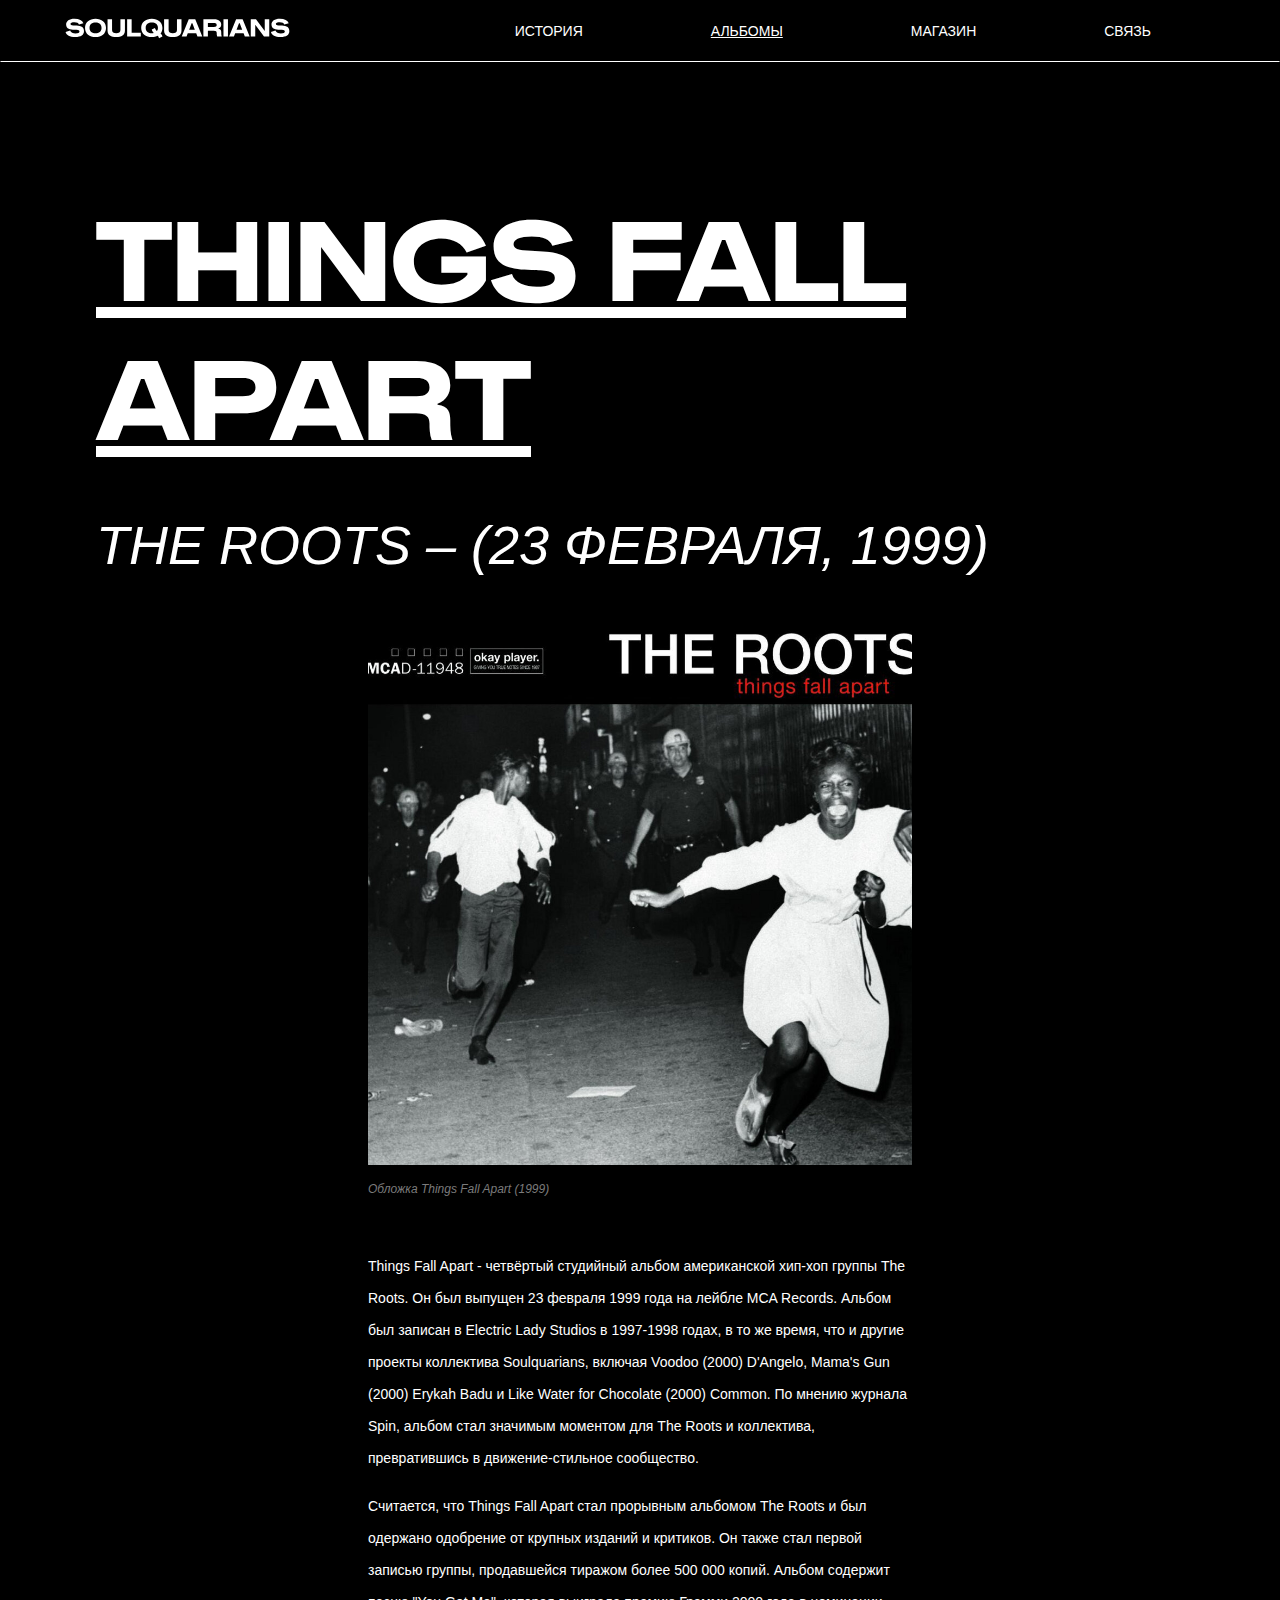
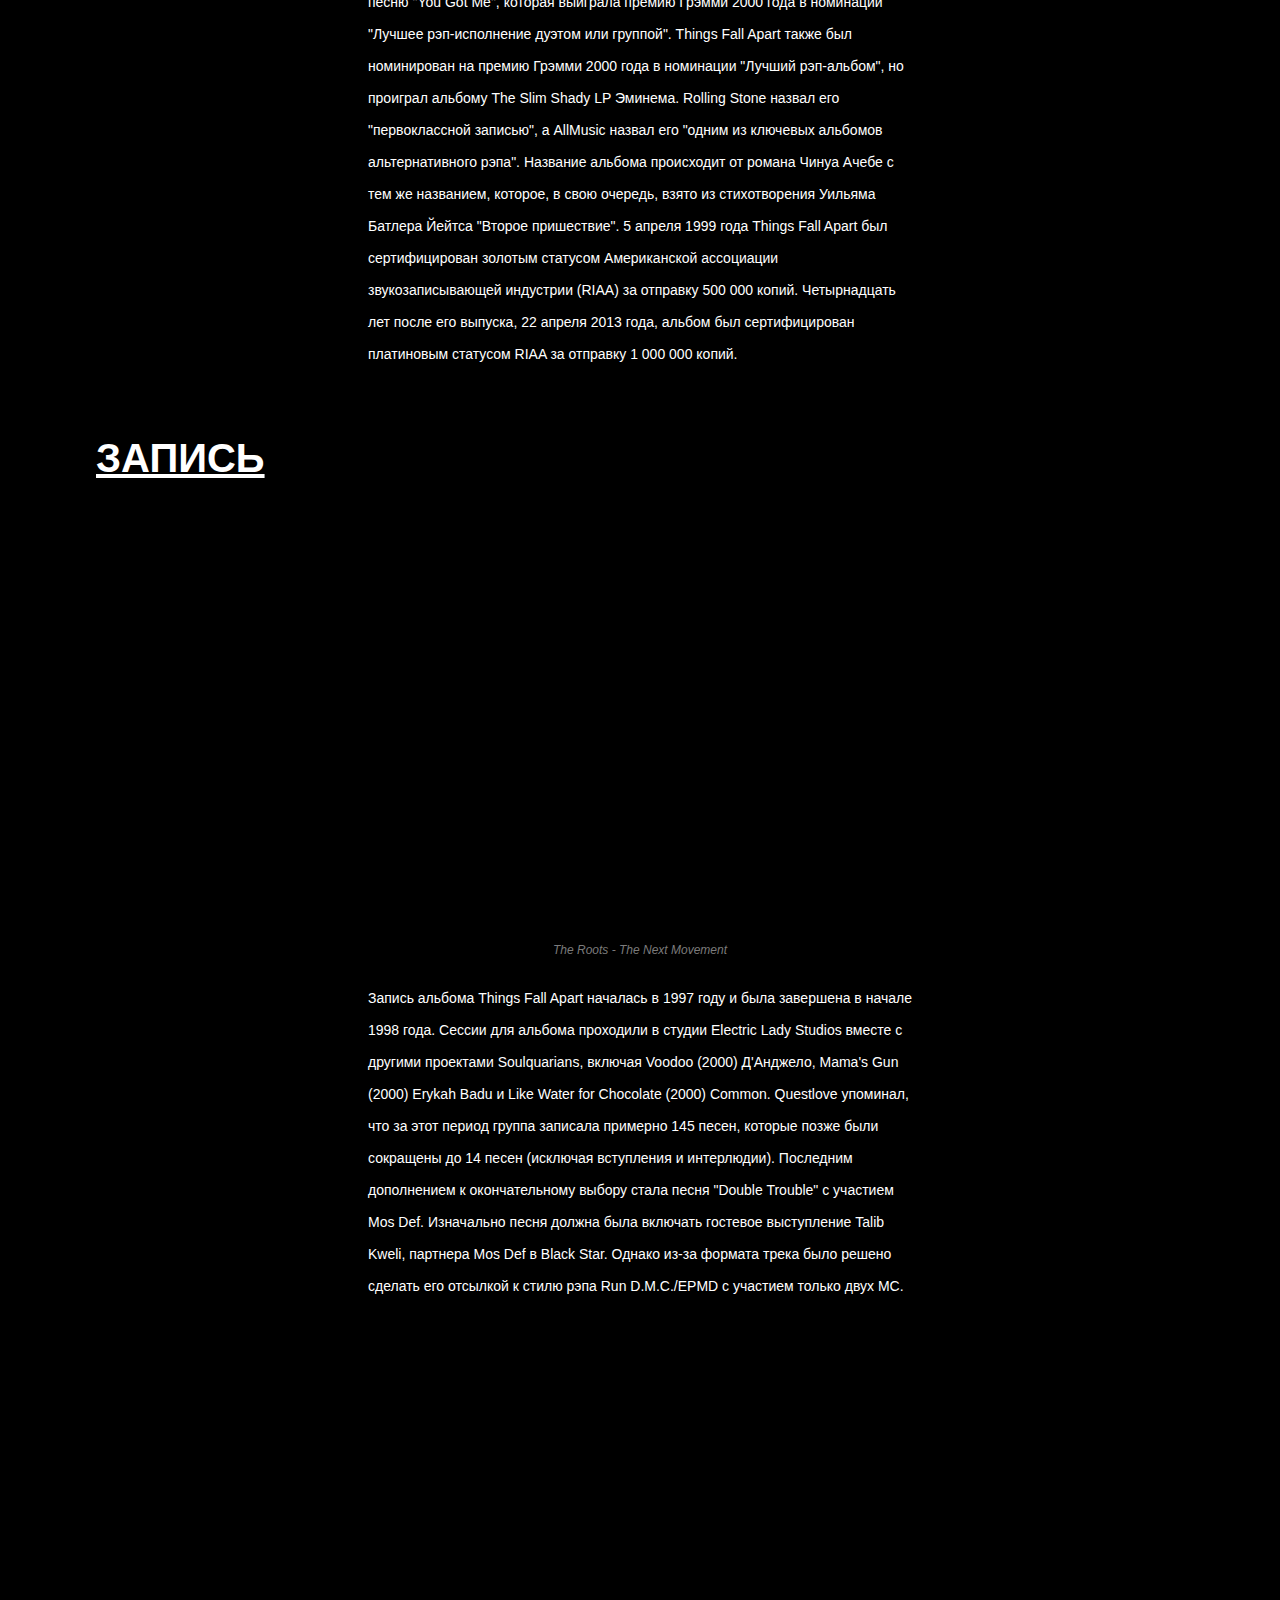
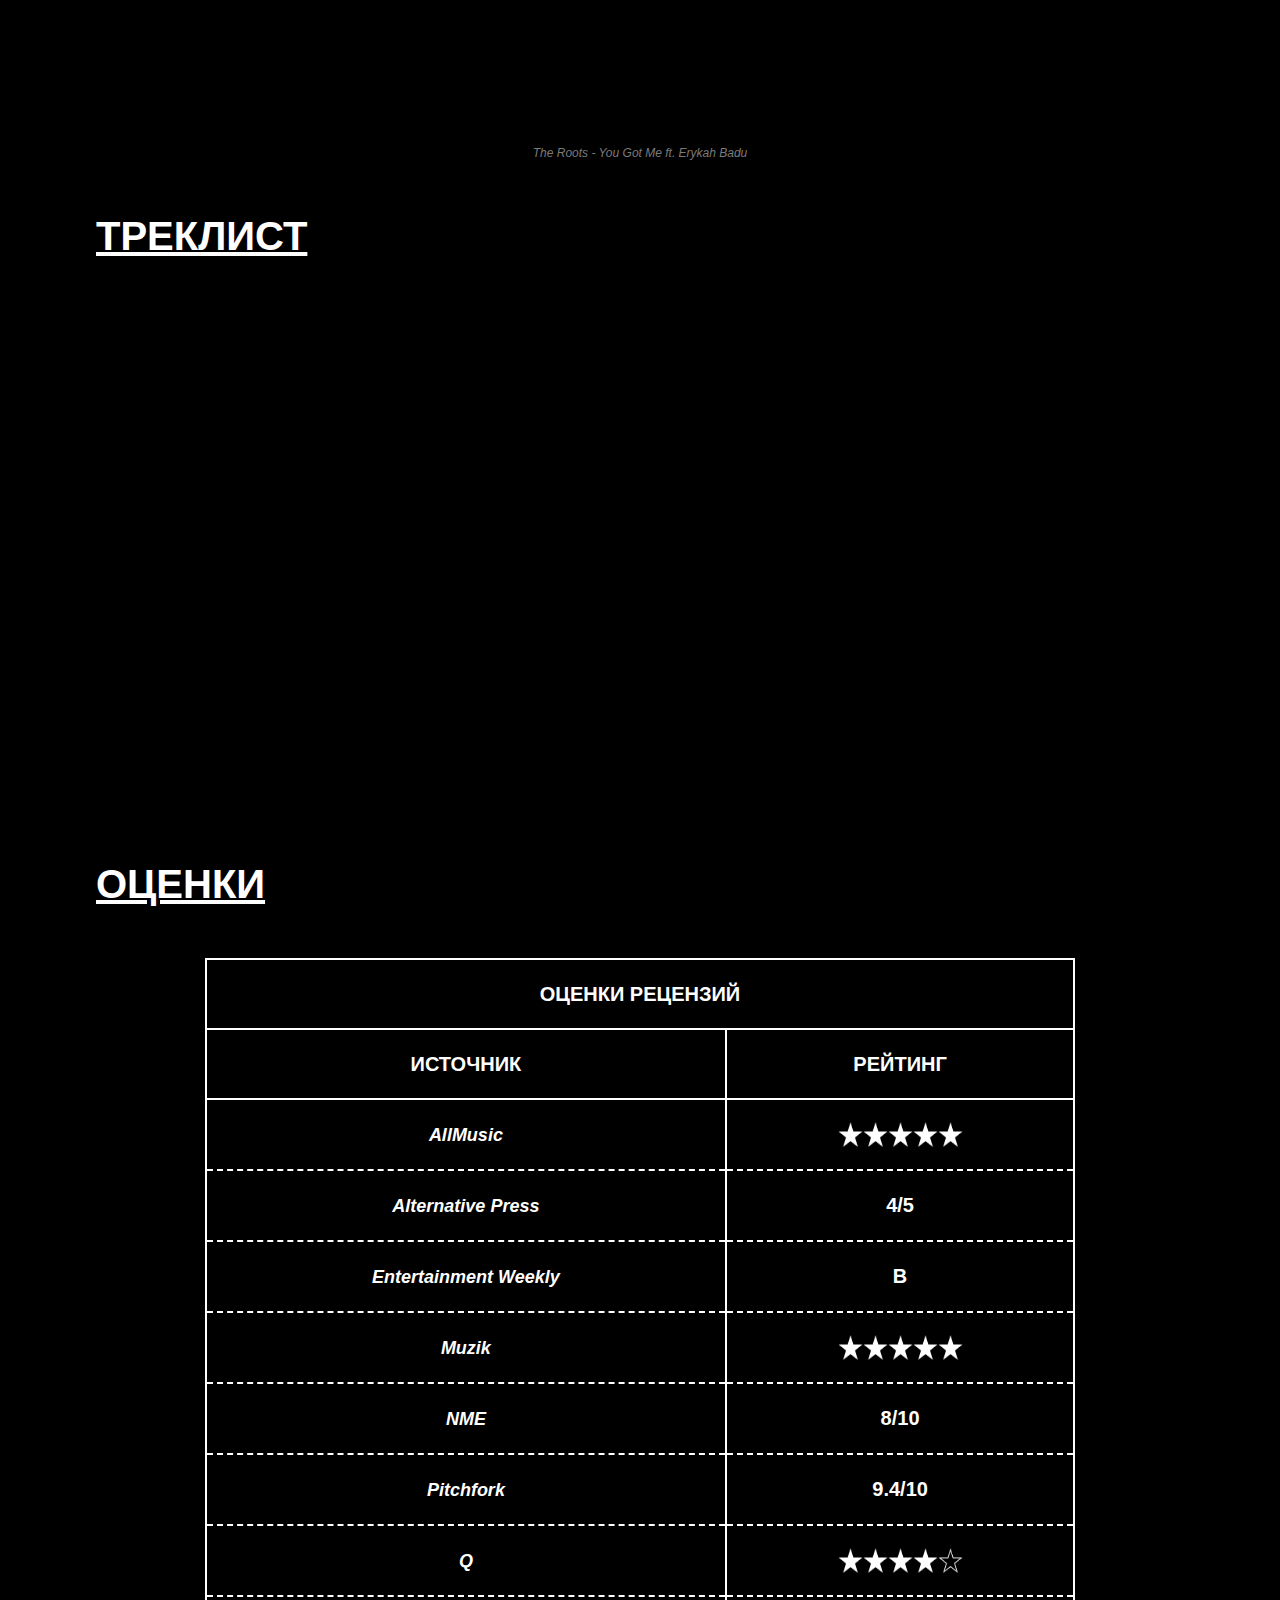
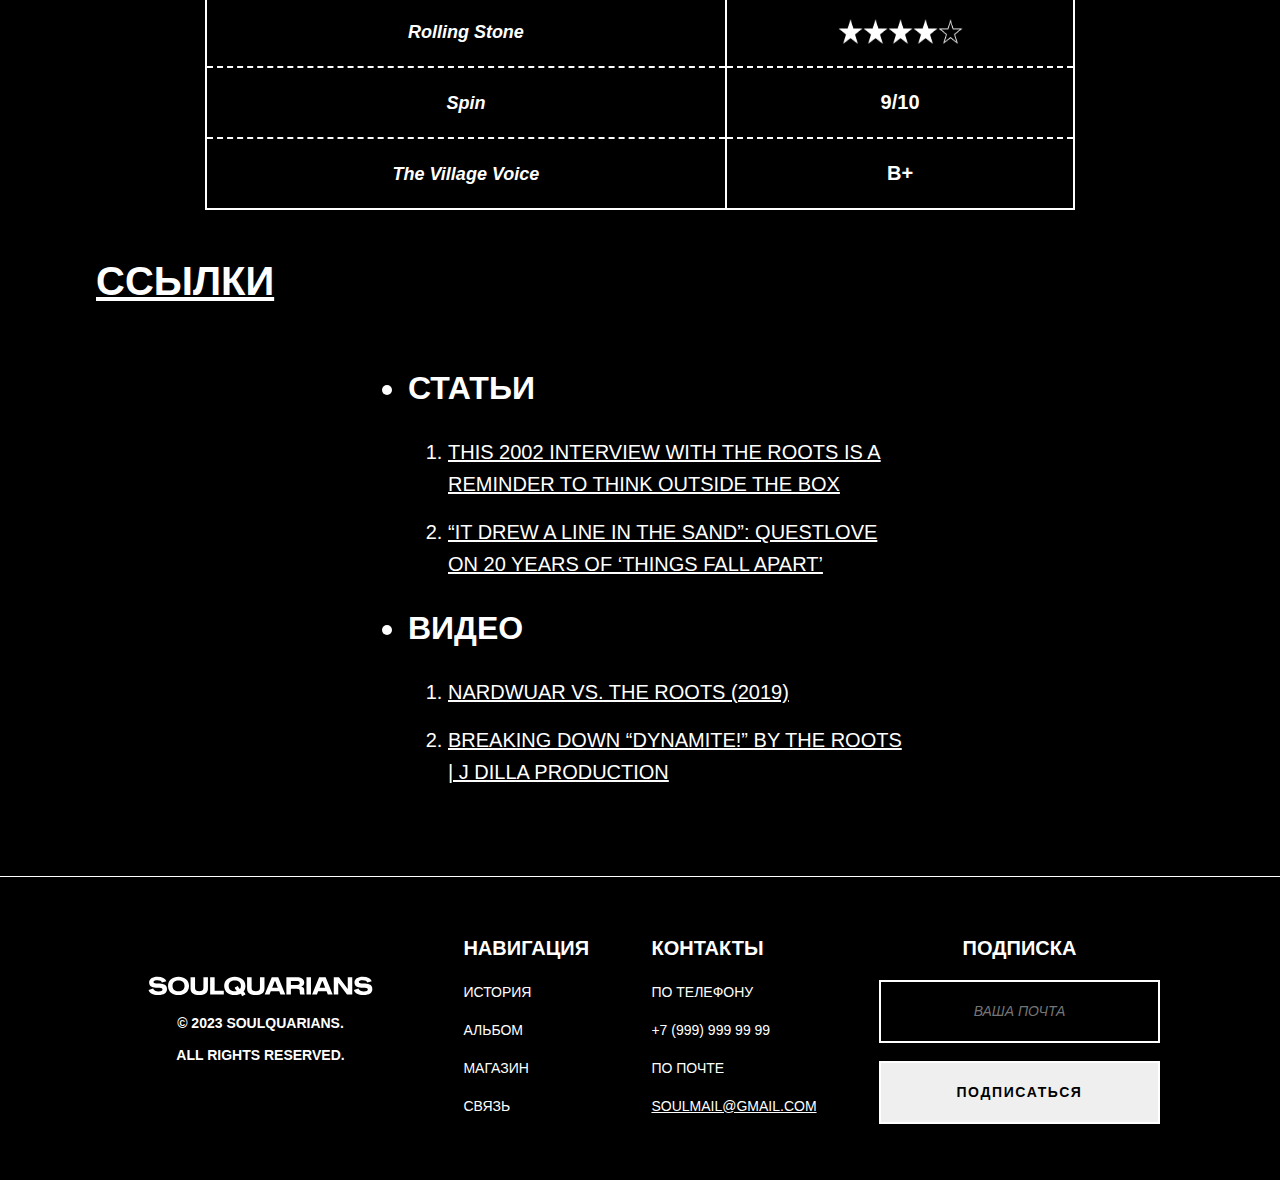
<file: pages/albums/Things Fall Apart.html>
<!DOCTYPE html>
<html lang="en">
<head>
    <meta charset="UTF-8">
    <meta name="viewport" content="width=device-width, initial-scale=1" />

    <title>Things Fall Apart | Album | Soulquarians</title>
    <link rel="stylesheet" href="../../style/style.css">
    <link rel="shortcut icon" href="../../media/favicon.svg" type="image/svg">
</head>
<body>
<div class="content-wrapper">
    <nav class="navigation-primary-container sticky">
        <a href="../../index.html"> <img src="../../media/SOULQUARIANS.svg" alt="SOULQUARIANS" class="logo"></a>
        <ul>
            <li><a href="../../index.html">История</a></li>
            <li><a href="#"><u>Альбомы</u></a>
                <ul>
                    <li><a href="Mama's Gun.html">Mama's Gun</a></li>
                    <li><a href="Things Fall Apart.html"><u>Things Fall Apart</u></a></li>
                    <li><a href="Like Water for Chocolate.html">Like Water for Chocolate</a></li>
                    <li><a href="Voodoo.html">Voodoo</a></li>
                    <li><a href="1st Born Second.html">1st Born Second</a></li>
                </ul>

            </li>
            <li><a href="../shop.html">Магазин</a></li>
            <li><a href="#">Связь</a>
                <ul>
                    <li><a href="../newsletter.html">Подписка</a></li>
                    <li><a href="../contact.html">Сотрудничество</a></li>
                </ul>
            </li>

        </ul>
    </nav>

    <div class="page_nav" id="navigationElement">
        <div class="inner_page_nav">
            <ul class="nav__list">
                <li class="nav__item"><a href="#recording_block"><p class="page_nav_text">1</p></a></li>
                <li class="nav__item"><a href="#tracklist_block"><p class="page_nav_text">2</p></a></li>
                <li class="nav__item"><a href="#reviews_block"><p class="page_nav_text">3</p></a></li>
                <li class="nav__item"><a href="#links_block"><p class="page_nav_text">4</p></a></li>
            </ul>
        </div>
    </div>

    <div class="components">
        <div></div>


        <article class="article-wrapper">
            <div class="title-wrapper">
                <h2 class="title--album">Things Fall Apart</h2>
            </div>
            <div class="subtitle-wrapper">
                <h2 class="subtitle--album">The Roots – (23 февраля, 1999)</h2>
            </div>
            <div class="inner-wrapper">

                <div class="item-content-wrapper">
                    <div class="image-block">
                        <div class="image-container">
                            <img  alt="things_fall_apart__cover.jpg" src="../../media/albums/things_fall_apart__cover.jpg"
                                 width="1000"
                                 height="1000"
                                 sizes="100vw"
                                 title="Обложка Things Fall Apart (1999)" style="display:block;object-fit: cover; width: 100%; height: 100%; object-position: 50% 50%;" >

                        </div>
                        <p class="prompt">Обложка Things Fall Apart (1999)</p>
                    </div>
                    <div class="content-block">
                        <div class="content-container">
                            <p class="block-content">
                                Things Fall Apart - четвёртый студийный альбом американской хип-хоп группы The Roots. Он
                                был выпущен 23 февраля 1999 года на лейбле MCA Records. Альбом был записан в Electric
                                Lady Studios в 1997-1998 годах, в то же время, что и другие проекты коллектива
                                Soulquarians, включая Voodoo (2000) D'Angelo, Mama's Gun (2000) Erykah Badu и Like Water
                                for Chocolate (2000) Common. По мнению журнала Spin, альбом стал значимым моментом для
                                The Roots и коллектива, превратившись в движение-стильное сообщество.
                            </p>
                            <p class="block-content">

                                Считается, что Things Fall Apart стал прорывным альбомом The Roots и был одержано
                                одобрение от крупных изданий и критиков. Он также стал первой записью группы,
                                продавшейся тиражом более 500 000 копий. Альбом содержит песню "You Got Me", которая
                                выиграла премию Грэмми 2000 года в номинации "Лучшее рэп-исполнение дуэтом или группой".
                                Things Fall Apart также был номинирован на премию Грэмми 2000 года в номинации "Лучший
                                рэп-альбом", но проиграл альбому The Slim Shady LP Эминема. Rolling Stone назвал его
                                "первоклассной записью", а AllMusic назвал его "одним из ключевых альбомов
                                альтернативного рэпа". Название альбома происходит от романа Чинуа Ачебе с тем же
                                названием, которое, в свою очередь, взято из стихотворения Уильяма Батлера Йейтса
                                "Второе пришествие". 5 апреля 1999 года Things Fall Apart был сертифицирован золотым
                                статусом Американской ассоциации звукозаписывающей индустрии (RIAA) за отправку 500 000
                                копий. Четырнадцать лет после его выпуска, 22 апреля 2013 года, альбом был
                                сертифицирован платиновым статусом RIAA за отправку 1 000 000 копий.
                            </p>

                        </div>
                    </div>


                </div>
            </div>

            <div class="title-wrapper">
                <h2 class="title" id="recording_block">ЗАПИСЬ</h2>
            </div>
            <div class="inner-wrapper">

                <div class="item-content-wrapper">

                    <div class="video-block">
                        <div class="video-container">
                            <iframe src="https://www.youtube.com/embed/qm7Xt2Qsjcg?si=9Y2EG4DYKzScsh7E"
                                    height="390" width="640" scrolling="no" frameborder="0" allowfullscreen=""
                                    title="The Roots - The Next Movement"></iframe>

                        </div>


                        <p class="prompt" style="text-align:center;">The Roots - The Next Movement</p>
                    </div>
                    <div class="content-block" style="padding-top:0px">
                        <div class="content-container">
                            <p class="block-content">
                                Запись альбома Things Fall Apart началась в 1997 году и была завершена в начале 1998
                                года. Сессии для альбома проходили в студии Electric Lady Studios вместе с другими
                                проектами Soulquarians, включая Voodoo (2000) Д'Анджело, Mama's Gun (2000) Erykah Badu и
                                Like Water for Chocolate (2000) Common. Questlove упоминал, что за этот период группа
                                записала примерно 145 песен, которые позже были сокращены до 14 песен (исключая
                                вступления и интерлюдии). Последним дополнением к окончательному выбору стала песня
                                "Double Trouble" с участием Mos Def. Изначально песня должна была включать гостевое
                                выступление Talib Kweli, партнера Mos Def в Black Star. Однако из-за формата трека было
                                решено сделать его отсылкой к стилю рэпа Run D.M.C./EPMD с участием только двух MC.
                            </p>
                        </div>
                    </div>
                    <div class="video-block">
                        <div class="video-container">
                            <iframe src="https://www.youtube.com/embed/MJCHeEQV454?si=YE02yR5wTEy4cLgT"
                                    height="390" width="640" scrolling="no" frameborder="0" allowfullscreen=""
                                    title="The Roots - You Got Me ft. Erykah Badu"></iframe>

                        </div>


                        <p class="prompt" style="text-align:center;">The Roots - You Got Me ft. Erykah Badu</p>
                    </div>
                </div>
            </div>



            <div class="title-wrapper title-wrapper-closer" >
                <h2 class="title" id="tracklist_block">Треклист</h2>
            </div>
            <div class="inner-wrapper">

                <div class="item-content-wrapper">
                    <div class="tracklist-block">
                        <div class="tracklist-container">
                            <iframe style="border-radius:12px"
                                    src="https://open.spotify.com/embed/album/0qbl8aNaCUOvX8HGsZYLfh?utm_source=generator"
                                    width="100%" height="450" frameBorder="0" allowfullscreen=""
                                    allow="autoplay; clipboard-write; encrypted-media; fullscreen; picture-in-picture"
                                    loading="lazy"></iframe>
                        </div>

                    </div>


                </div>
            </div>
            <div class="title-wrapper">
                <h2 class="title" id="reviews_block">Оценки</h2>
            </div>

            <div class="table-wrapper" style="padding-bottom: 1em;">
                <table class="reviews">
                    <tr>
                        <th colspan="2">ОЦЕНКИ РЕЦЕНЗИЙ</th>
                    </tr>

                    <tr>
                        <th>ИСТОЧНИК</th>
                        <th>РЕЙТИНГ</th>

                    </tr>
                    <tr>
                        <td><a href="https://www.allmusic.com/"><i>AllMusic</i></a></td>
                        <td>
                            <span role="img" class="line-stars" title="5/5 stars">
                                <span title="5/5 stars" style="display: flex;">
                                    <img alt src="../../media/albums/star_full.png" decoding="async" width="25"
                                         height="25">
                                </span>
                                <span style="display: flex;">
                                    <img alt src="../../media/albums/star_full.png" decoding="async" width="25"
                                         height="25">
                                </span>
                                <span style="display: flex;">
                                    <img alt src="../../media/albums/star_full.png" decoding="async" width="25"
                                         height="25">
                                </span>
                                <span style="display: flex;">
                                    <img alt src="../../media/albums/star_full.png" decoding="async" width="25"
                                         height="25">
                                </span>
                                <span style="display: flex;">
                                    <img alt src="../../media/albums/star_full.png" decoding="async" width="25"
                                         height="25">
                                </span>
                            </span>
                        </td>

                    </tr>
                    <tr>
                        <td><a href="https://www.altpress.com/"><i>Alternative Press</i></a></td>
                        <td>4/5</td>

                    </tr>
                    <tr>
                        <td><a href="https://ew.com/"><i>Entertainment Weekly</i></a></td>
                        <td>B</td>

                    </tr>
                    <tr>
                        <td><a href="https://www.muzikmagazine.co.uk/"><i>Muzik</i></a></td>
                        <td>
                            <span role="img" class="line-stars" title="5/5 stars">
                                <span title="5/5 stars" style="display: flex;">
                                    <img alt src="../../media/albums/star_full.png" decoding="async" width="25"
                                         height="25">
                                </span>
                                <span style="display: flex;">
                                    <img alt src="../../media/albums/star_full.png" decoding="async" width="25"
                                         height="25">
                                </span>
                                <span style="display: flex;">
                                    <img alt src="../../media/albums/star_full.png" decoding="async" width="25"
                                         height="25">
                                </span>
                                <span style="display: flex;">
                                    <img alt src="../../media/albums/star_full.png" decoding="async" width="25"
                                         height="25">
                                </span>
                                <span style="display: flex;">
                                    <img alt src="../../media/albums/star_full.png" decoding="async" width="25"
                                         height="25">
                                </span>
                            </span>
                        </td>

                    </tr>
                    <tr>
                        <td><a href="https://www.nme.com/"><i>NME</i></a></td>
                        <td>8/10</td>

                    </tr>
                    <tr>
                        <td><a href="https://pitchfork.com/"><i>Pitchfork</i></a></td>
                        <td>9.4/10</td>

                    </tr>
                    <tr>
                        <td><a href="https://en.wikipedia.org/wiki/Q_(magazine)"><i>Q</i></a></td>
                        <td>
                            <span role="img" class="line-stars" title="4/5 stars">
                                <span title="4/5 stars" style="display: flex;">
                                    <img alt src="../../media/albums/star_full.png" decoding="async" width="25"
                                         height="25">
                                </span>
                                <span style="display: flex;">
                                    <img alt src="../../media/albums/star_full.png" decoding="async" width="25"
                                         height="25">
                                </span>
                                <span style="display: flex;">
                                    <img alt src="../../media/albums/star_full.png" decoding="async" width="25"
                                         height="25">
                                </span>
                                <span style="display: flex;">
                                    <img alt src="../../media/albums/star_full.png" decoding="async" width="25"
                                         height="25">
                                </span>
                                <span style="display: flex;">
                                    <img alt src="../../media/albums/star_fill.png" decoding="async" width="25"
                                         height="25">
                                </span>
                            </span>
                        </td>

                    </tr>
                    <tr>
                        <td><a href="https://www.rollingstone.com/"><i>Rolling Stone</i></a></td>
                        <td>
                            <span role="img" class="line-stars" title="4/5 stars">
                                <span title="4/5 stars" style="display: flex;">
                                    <img alt src="../../media/albums/star_full.png" decoding="async" width="25"
                                         height="25">
                                </span>
                                <span style="display: flex;">
                                    <img alt src="../../media/albums/star_full.png" decoding="async" width="25"
                                         height="25">
                                </span>
                                <span style="display: flex;">
                                    <img alt src="../../media/albums/star_full.png" decoding="async" width="25"
                                         height="25">
                                </span>
                                <span style="display: flex;">
                                    <img alt src="../../media/albums/star_full.png" decoding="async" width="25"
                                         height="25">
                                </span>
                                <span style="display: flex;">
                                    <img alt src="../../media/albums/star_fill.png" decoding="async" width="25"
                                         height="25">
                                </span>
                            </span>
                        </td>

                    </tr>
                    <tr>
                        <td><a href="https://www.spin.com/"><i>Spin</i></a></td>
                        <td>9/10</td>

                    </tr>
                    <tr style="border-bottom: 2px solid white;">
                        <td><a href="https://www.villagevoice.com/"><i>The Village Voice</i></a></td>
                        <td>B+</td>

                    </tr>
                </table>


            </div>
            <div class="title-wrapper">
                <h2 class="title" id="links_block">Ссылки</h2>
            </div>
            <div class="inner-wrapper">

                <div class="item-content-wrapper">
                    <div class="content-block">
                        <div class="content-container">
                            <ul>
                                <li class="link-list-title">Статьи
                                    <ol>
                                        <li class="'link-list-text"><a
                                                href="https://www.thefader.com/2013/05/22/the-roots-death-of-existentialism">This 2002 Interview With The Roots Is A Reminder To Think Outside The Box</a></li>
                                        <li class="'link-list-text"><a
                                                href="https://www.udiscovermusic.com/news/things-fall-apart-questlove-interview/">“It Drew A Line In The Sand”: Questlove On 20 Years Of ‘Things Fall Apart’</a></li>

                                    </ol>
                                </li>
                                <li class="link-list-title">Видео
                                    <ol>
                                        <li class="'link-list-text"><a
                                                href="https://www.youtube.com/watch?v=tKTF0PtKXyQ">Nardwuar vs. The Roots (2019)</a></li>
                                        <li class="'link-list-text"><a
                                                href="https://www.youtube.com/watch?v=zYQswIkRB7A">Breaking Down “Dynamite!” by The Roots | J Dilla Production</a></li>

                                    </ol>
                                </li>
                            </ul>

                        </div>
                    </div>


                </div>
            </div>


        </article>
        <footer class="footer">
            <div class="column_footer-1">
                <img src="../../media/SOULQUARIANS.svg">
                <p>© 2023 SOULQUARIANS. <br> ALL RIGHTS RESERVED.</p>
            </div>
            <div class="column_footer-2">
                <h3 class="footer-headline">Навигация</h3>
                <a href="../../index.html">История</a>
                <a href="#">Альбом</a>
                <a href="../shop.html">Магазин</a>
                <a href="../contact.html">Связь</a>
            </div>
            <div class="column_footer-3">
                <h3 class="footer-headline">Контакты</h3>
                <p>По ТЕЛЕФОНУ</p>
                <p>+7 (999) 999 99 99</p>
                <p>ПО почте</p>
                <p><a href="https://www.google.com/intl/ru/gmail/about/">soulmail@gmail.com</a></p>

            </div>
            <div class="column_footer-4">
                <h3 class="footer-headline" style="text-align:center;">Подписка</h3>
                <form class="footer-subscription" action="../newsletter.html" target="_self">
                    <input type="email" class="footer-sub-input" placeholder="ВАША ПОЧТА" required>
                    <br>
                    <button type="submit" class="footer-sub-button">Подписаться</button>
                </form>
            </div>
        </footer>

    </div>
</div>
<script src="../../js/navigationpages.js"></script>
</body>
</html>
</file>
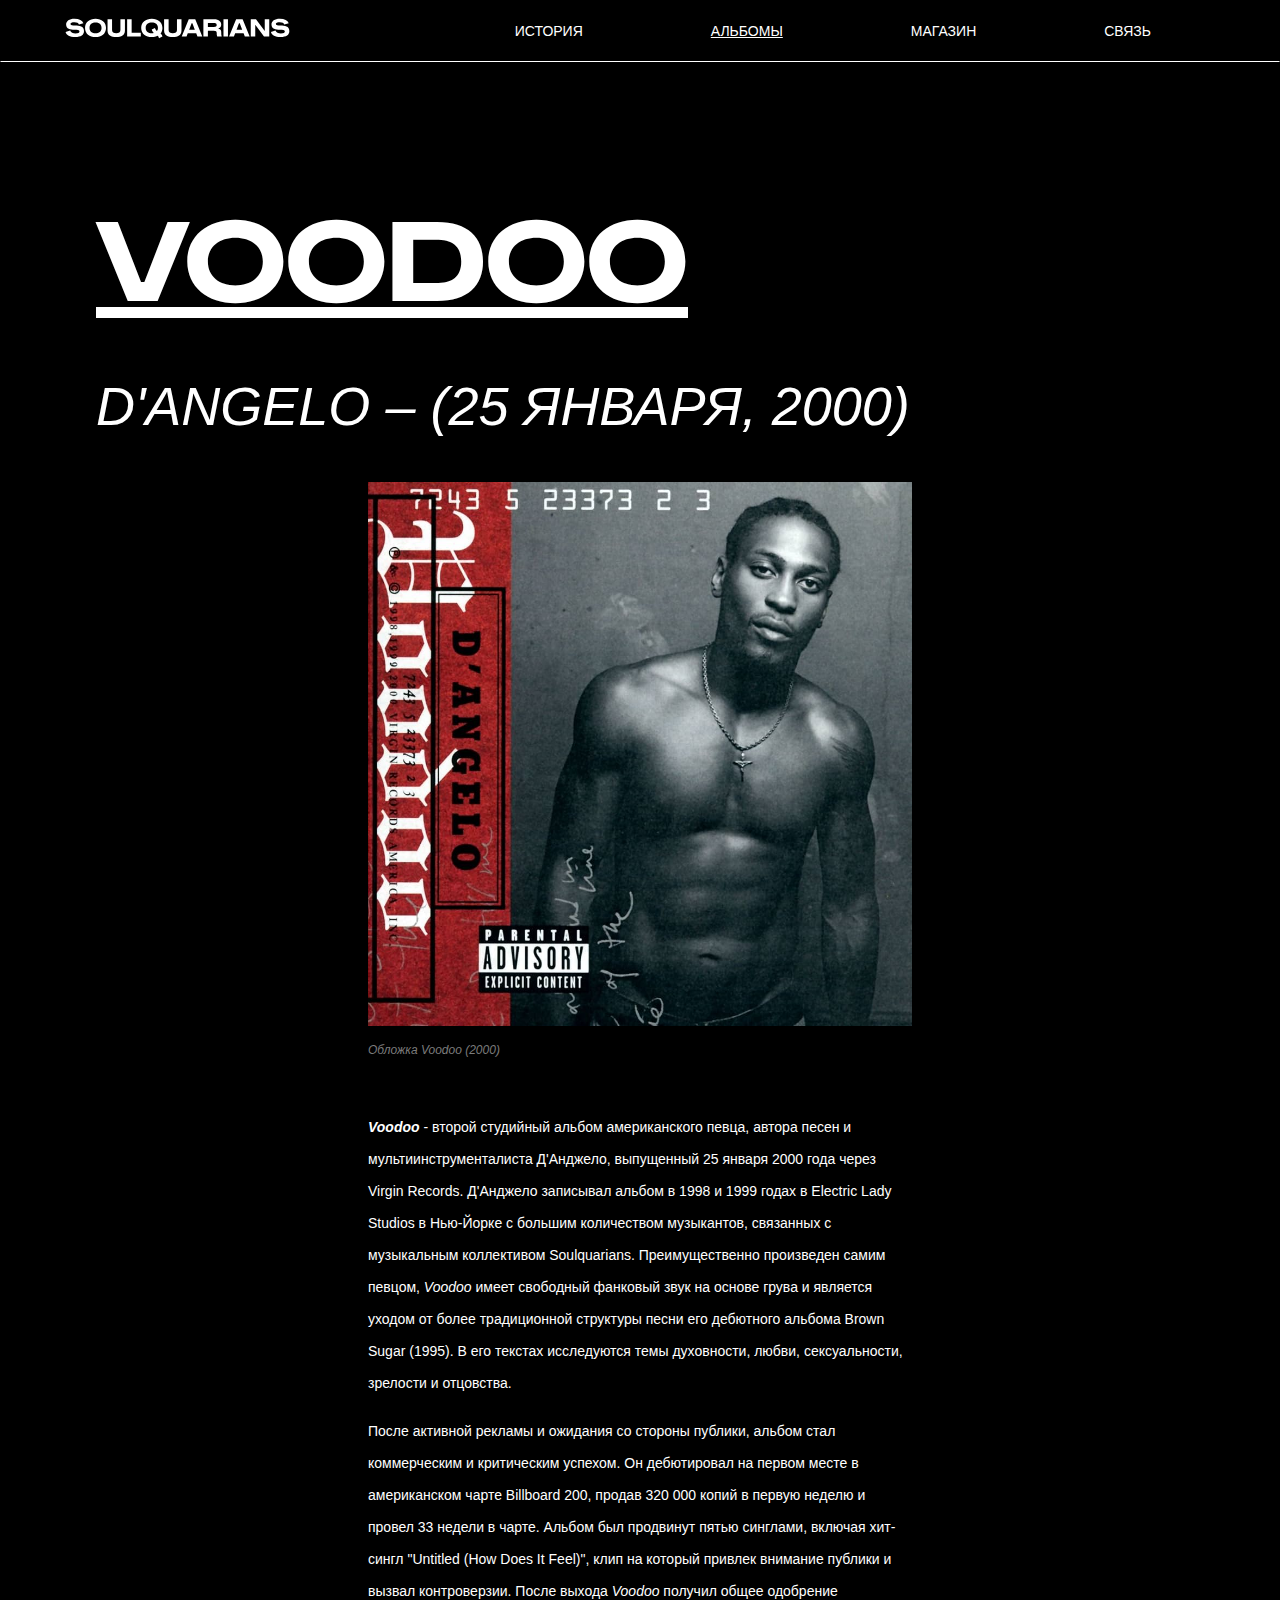
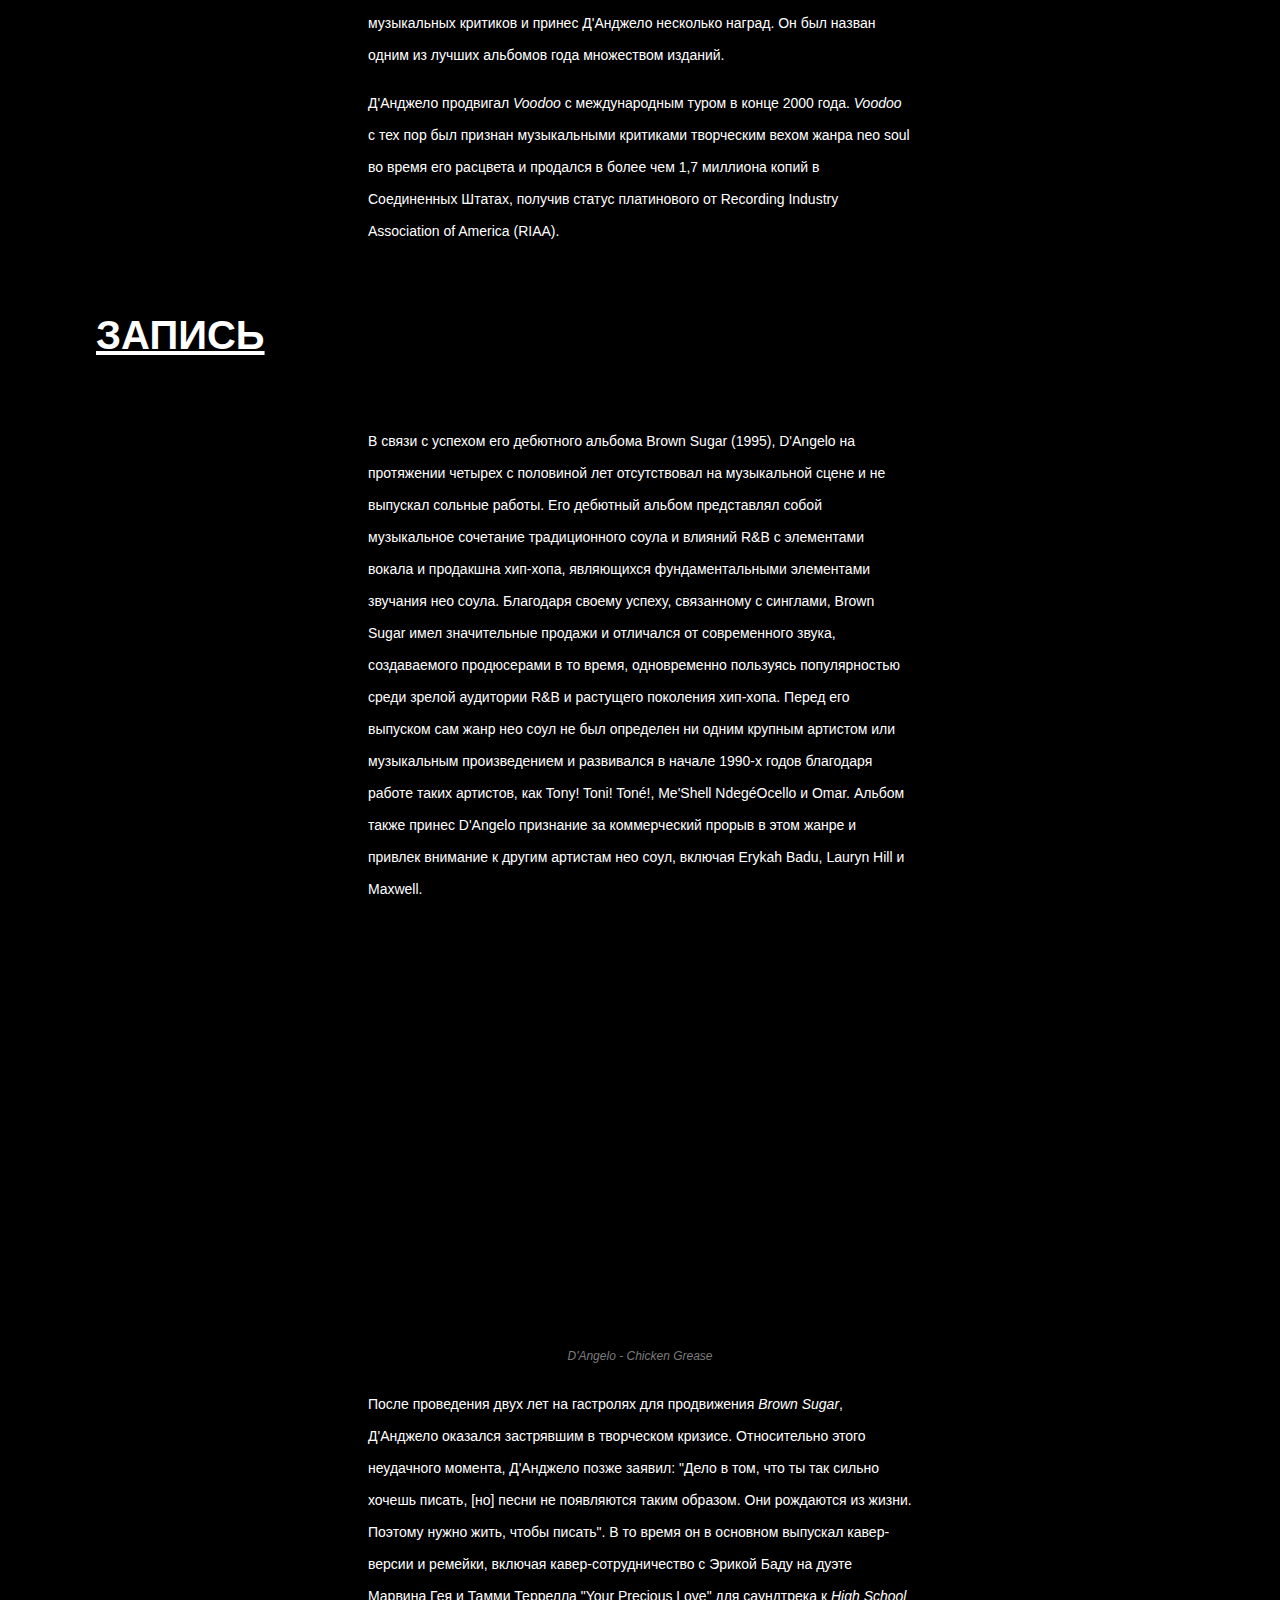
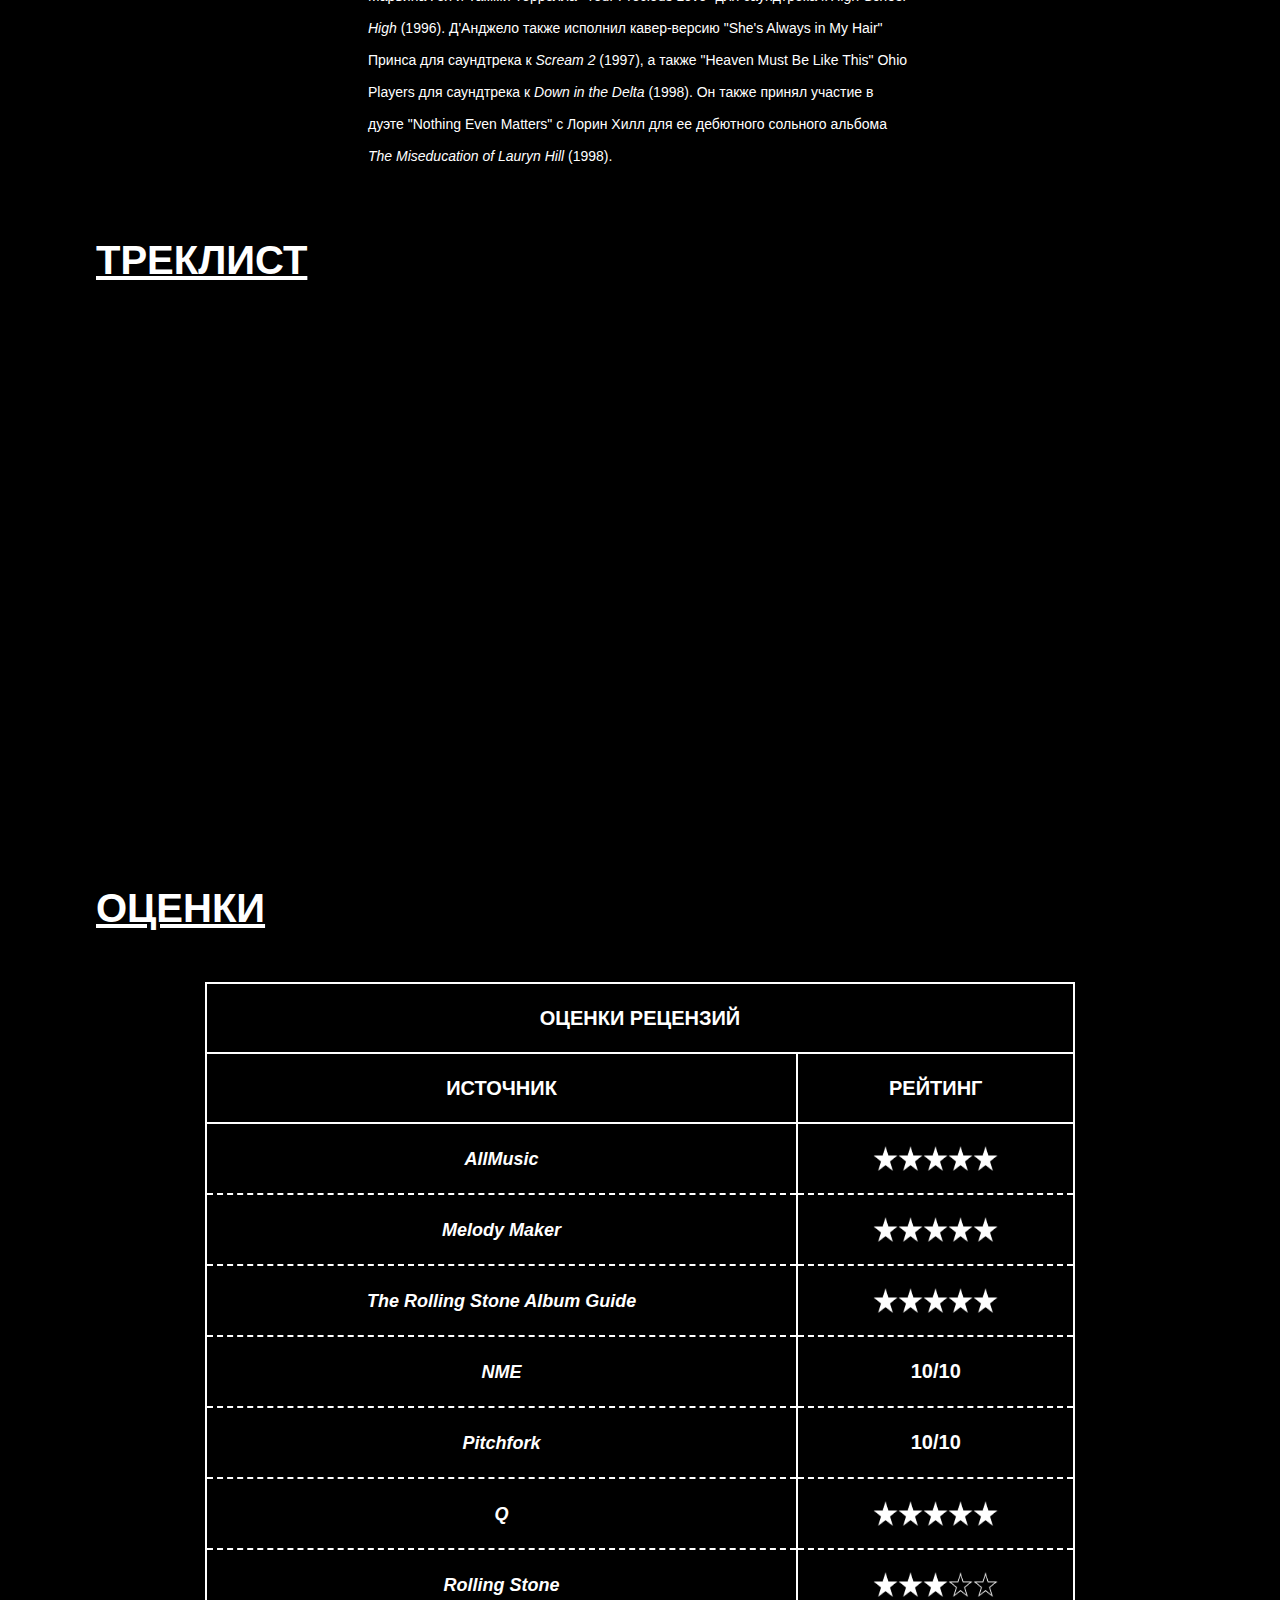
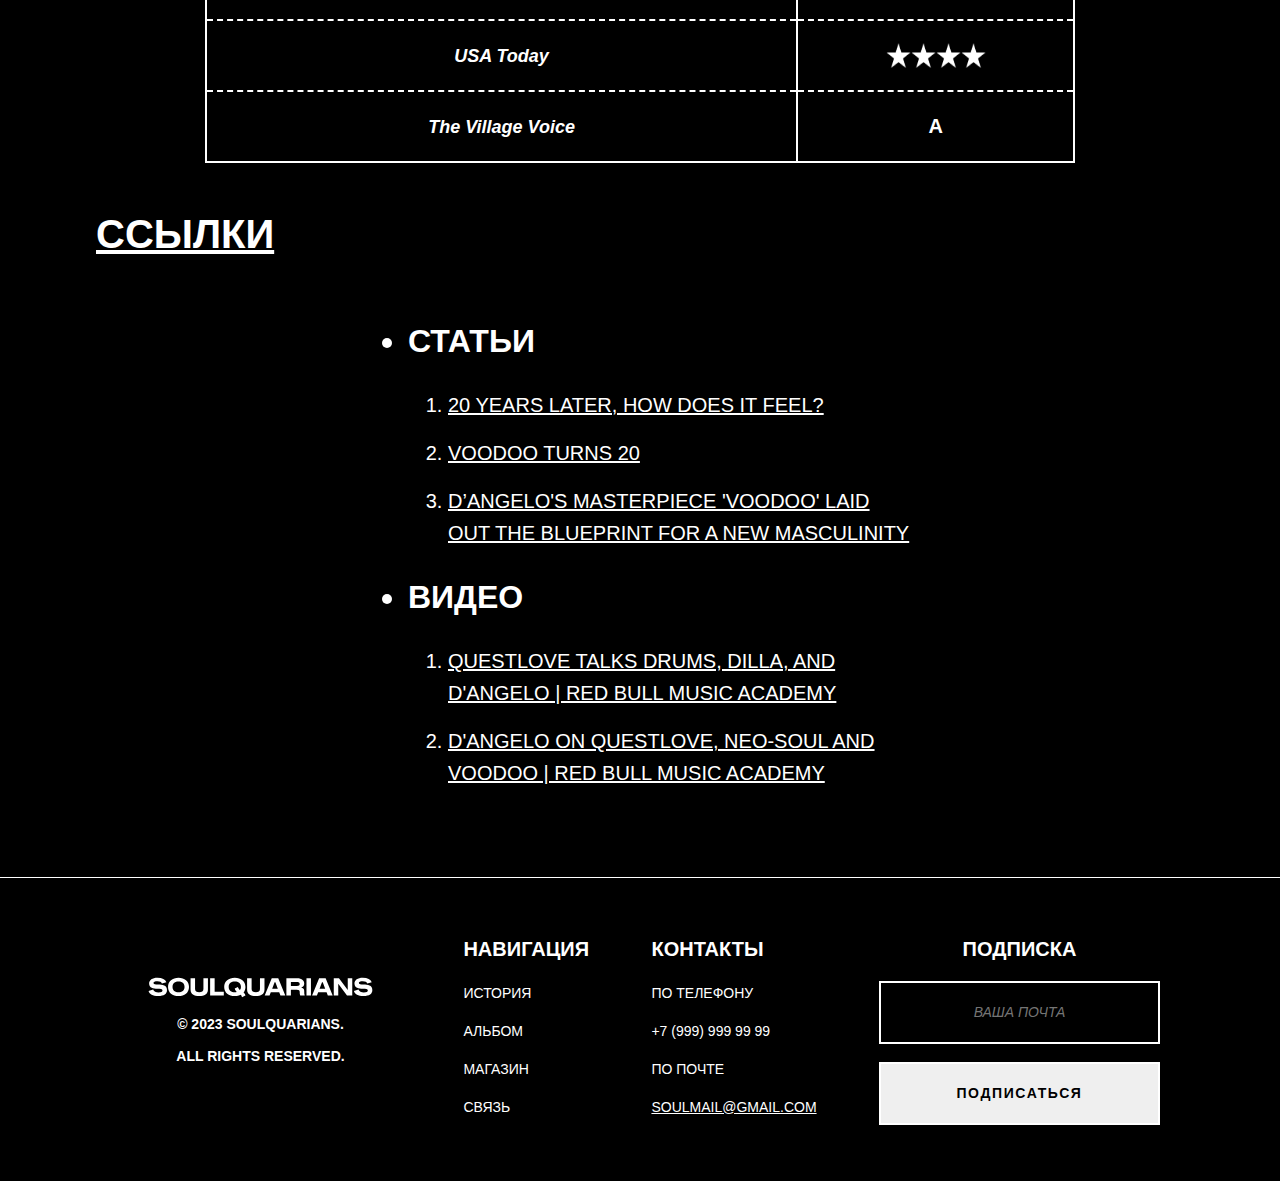
<file: pages/albums/Voodoo.html>
<!DOCTYPE html>
<html lang="en">
<head>
    <meta charset="UTF-8">
    <meta name="viewport" content="width=device-width, initial-scale=1" />
    <title>Voodoo | Album | Soulquarians</title>
    <link rel="stylesheet" href="../../style/style.css">
    <link rel="shortcut icon" href="../../media/favicon.svg" type="image/svg">
</head>
<body>
<div class="content-wrapper">
    <nav class="navigation-primary-container sticky">
        <a href="../../index.html"> <img src="../../media/SOULQUARIANS.svg" alt="SOULQUARIANS" class="logo"></a>
        <ul>
            <li><a href="../../index.html">История</a></li>
            <li><a href="#"><u>Альбомы</u></a>
                <ul>
                    <li><a href="Mama's Gun.html">Mama's Gun</a></li>
                    <li><a href="Things Fall Apart.html">Things Fall Apart</a></li>
                    <li><a href="Like Water for Chocolate.html">Like Water for Chocolate</a></li>
                    <li><a href="Voodoo.html"><u>Voodoo</u></a></li>
                    <li><a href="1st Born Second.html">1st Born Second</a></li>
                </ul>

            </li>
            <li><a href="../shop.html">Магазин</a></li>
            <li><a href="#">Связь</a>
                <ul>
                    <li><a href="../newsletter.html">Подписка</a></li>
                    <li><a href="../contact.html">Сотрудничество</a></li>
                </ul>
            </li>

        </ul>
    </nav>

    <div class="page_nav" id="navigationElement">
        <div class="inner_page_nav">
            <ul class="nav__list">
                <li class="nav__item"><a href="#recording_block"><p class="page_nav_text">1</p></a></li>
                <li class="nav__item"><a href="#tracklist_block"><p class="page_nav_text">2</p></a></li>
                <li class="nav__item"><a href="#reviews_block"><p class="page_nav_text">3</p></a></li>
                <li class="nav__item"><a href="#links_block"><p class="page_nav_text">4</p></a></li>
            </ul>
        </div>
    </div>

    <div class="components">
        <div></div>


        <article class="article-wrapper">
            <div class="title-wrapper">
                <h2 class="title--album">Voodoo</h2>
            </div>
            <div class="subtitle-wrapper">
                <h2 class="subtitle--album">D'Angelo – (25 января, 2000)</h2>
            </div>
            <div class="inner-wrapper">

                <div class="item-content-wrapper">
                    <div class="image-block">
                        <div class="image-container">
                            <img alt="like_water_for_chocolate__cover.jpg"
                                 src="../../media/albums/voodoo__cover.jpg"
                                 width="1000"
                                 height="1000"
                                 sizes="100vw"
                                 title="Обложка Voodoo (2000)" style="display:block;object-fit: cover; width: 100%; height: 100%; object-position: 50% 50%;">

                        </div>
                        <p class="prompt">Обложка Voodoo (2000)</p>
                    </div>
                    <div class="content-block">
                        <div class="content-container">
                            <p class="block-content">
                                <em><strong>Voodoo</strong></em> - второй студийный альбом американского певца, автора
                                песен и мультиинструменталиста Д&apos;Анджело, выпущенный 25 января 2000 года через
                                Virgin Records. Д&apos;Анджело записывал альбом в 1998 и 1999 годах в Electric Lady
                                Studios в Нью-Йорке с большим количеством музыкантов, связанных с музыкальным
                                коллективом Soulquarians. Преимущественно произведен самим певцом, <em>Voodoo</em> имеет
                                свободный фанковый звук на основе грува и является уходом от более традиционной
                                структуры песни его дебютного альбома Brown Sugar (1995). В его текстах исследуются темы
                                духовности, любви, сексуальности, зрелости и отцовства.
                            </p>
                            <p class="block-content">
                                После активной рекламы и ожидания со стороны публики, альбом стал коммерческим и
                                критическим успехом. Он дебютировал на первом месте в американском чарте Billboard 200,
                                продав 320 000 копий в первую неделю и провел 33 недели в чарте. Альбом был продвинут
                                пятью синглами, включая хит-сингл &quot;Untitled (How Does It Feel)&quot;, клип на
                                который привлек внимание публики и вызвал контроверзии. После выхода <em>Voodoo</em>
                                получил общее одобрение музыкальных критиков и принес Д&apos;Анджело несколько наград.
                                Он был назван одним из лучших альбомов года множеством изданий.
                            </p>
                            <p class="block-content">
                                Д&apos;Анджело продвигал <em>Voodoo</em> с международным туром в конце 2000 года. <em>Voodoo</em>
                                с тех пор был признан музыкальными критиками творческим вехом жанра neo soul во время
                                его расцвета и продался в более чем 1,7 миллиона копий в Соединенных Штатах, получив
                                статус платинового от Recording Industry Association of America (RIAA).
                            </p>
                        </div>
                    </div>


                </div>
            </div>

            <div class="title-wrapper title-wrapper-closer">
                <h2 class="title" id="recording_block">ЗАПИСЬ</h2>
            </div>
            <div class="inner-wrapper">

                <div class="item-content-wrapper">


                    <div class="content-block" style="padding-top:0px">
                        <div class="content-container">
                            <p class="block-content">
                                В связи с успехом его дебютного альбома Brown Sugar (1995), D'Angelo на протяжении
                                четырех с половиной лет отсутствовал на музыкальной сцене и не выпускал сольные работы.
                                Его дебютный альбом представлял собой музыкальное сочетание традиционного соула и
                                влияний R&B с элементами вокала и продакшна хип-хопа, являющихся фундаментальными
                                элементами звучания нео соула. Благодаря своему успеху, связанному с синглами, Brown
                                Sugar имел значительные продажи и отличался от современного звука, создаваемого
                                продюсерами в то время, одновременно пользуясь популярностью среди зрелой аудитории R&B
                                и растущего поколения хип-хопа. Перед его выпуском сам жанр нео соул не был определен ни
                                одним крупным артистом или музыкальным произведением и развивался в начале 1990-х годов
                                благодаря работе таких артистов, как Tony! Toni! Toné!, Me'Shell NdegéOcello и Omar.
                                Альбом также принес D'Angelo признание за коммерческий прорыв в этом жанре и привлек
                                внимание к другим артистам нео соул, включая Erykah Badu, Lauryn Hill и Maxwell.
                            </p>

                        </div>
                    </div>
                    <div class="video-block">
                        <div class="video-container">
                            <iframe src="https://www.youtube.com/embed/It2s36sL4aM?si=-ISHoWxMPuYQH1AU"
                                    height="390" width="640" scrolling="no" frameborder="0" allowfullscreen=""
                                    title="D'Angelo - Chicken Grease"></iframe>

                        </div>


                        <p class="prompt" style="text-align:center;">D'Angelo - Chicken Grease</p>
                    </div>
                    <div class="content-block" style="padding-top:0px">
                        <div class="content-container">
                            <p class="block-content">
                                После проведения двух лет на гастролях для продвижения <em>Brown Sugar</em>, Д&apos;Анджело
                                оказался застрявшим в творческом кризисе. Относительно этого неудачного момента, Д&apos;Анджело
                                позже заявил: &quot;Дело в том, что ты так сильно хочешь писать, [но] песни не
                                появляются таким образом. Они рождаются из жизни. Поэтому нужно жить, чтобы писать&quot;.
                                В то время он в основном выпускал кавер-версии и ремейки, включая кавер-сотрудничество с
                                Эрикой Баду на дуэте Марвина Гея и Тамми Террелла &quot;Your Precious Love&quot; для
                                саундтрека к <em>High School High</em> (1996). Д&apos;Анджело также исполнил
                                кавер-версию &quot;She&apos;s Always in My Hair&quot; Принса для саундтрека к <em>Scream
                                2</em> (1997), а также &quot;Heaven Must Be Like This&quot; Ohio Players для саундтрека
                                к <em>Down in the Delta</em> (1998). Он также принял участие в дуэте &quot;Nothing Even
                                Matters&quot; с Лорин Хилл для ее дебютного сольного альбома <em>The Miseducation of
                                Lauryn Hill</em> (1998).
                            </p>

                        </div>
                    </div>


                </div>
            </div>


            <div class="title-wrapper title-wrapper-closer">
                <h2 class="title" id="tracklist_block">Треклист</h2>
            </div>
            <div class="inner-wrapper">

                <div class="item-content-wrapper">
                    <div class="tracklist-block">
                        <div class="tracklist-container">
                            <iframe style="border-radius:12px"
                                    src="https://open.spotify.com/embed/album/2lO9yuuIDgBpSJzxTh3ai8?utm_source=generator"
                                    width="100%" height="450" frameBorder="0" allowfullscreen=""
                                    allow="autoplay; clipboard-write; encrypted-media; fullscreen; picture-in-picture"
                                    loading="lazy"></iframe>
                        </div>

                    </div>


                </div>
            </div>
            <div class="title-wrapper">
                <h2 class="title" id="reviews_block">Оценки</h2>
            </div>

            <div class="table-wrapper" style="padding-bottom: 1em;">
                <table class="reviews">
                    <tr>
                        <th colspan="2">ОЦЕНКИ РЕЦЕНЗИЙ</th>
                    </tr>

                    <tr>
                        <th>ИСТОЧНИК</th>
                        <th>РЕЙТИНГ</th>

                    </tr>
                    <tr>
                        <td><a href="https://www.allmusic.com/"><i>AllMusic</i></a></td>
                        <td>
                            <span role="img" class="line-stars" title="5/5 stars">
                                <span title="5/5 stars" style="display: flex;">
                                    <img alt src="../../media/albums/star_full.png" decoding="async" width="25"
                                         height="25">
                                </span>
                                <span style="display: flex;">
                                    <img alt src="../../media/albums/star_full.png" decoding="async" width="25"
                                         height="25">
                                </span>
                                <span style="display: flex;">
                                    <img alt src="../../media/albums/star_full.png" decoding="async" width="25"
                                         height="25">
                                </span>
                                <span style="display: flex;">
                                    <img alt src="../../media/albums/star_full.png" decoding="async" width="25"
                                         height="25">
                                </span>
                                <span style="display: flex;">
                                    <img alt src="../../media/albums/star_full.png" decoding="async" width="25"
                                         height="25">
                                </span>
                            </span>
                        </td>

                    </tr>

                    <tr>
                        <td><a href="https://en.wikipedia.org/wiki/Melody_Maker"><i>Melody Maker</i></a></td>
                        <td>
                            <span role="img" class="line-stars" title="5/5 stars">
                                <span title="5/5 stars" style="display: flex;">
                                    <img alt src="../../media/albums/star_full.png" decoding="async" width="25"
                                         height="25">
                                </span>
                                <span style="display: flex;">
                                    <img alt src="../../media/albums/star_full.png" decoding="async" width="25"
                                         height="25">
                                </span>
                                <span style="display: flex;">
                                    <img alt src="../../media/albums/star_full.png" decoding="async" width="25"
                                         height="25">
                                </span>
                                <span style="display: flex;">
                                    <img alt src="../../media/albums/star_full.png" decoding="async" width="25"
                                         height="25">
                                </span>
                                <span style="display: flex;">
                                    <img alt src="../../media/albums/star_full.png" decoding="async" width="25"
                                         height="25">
                                </span>
                            </span>
                        </td>

                    </tr>
                    <tr>
                        <td><a href="https://en.wikipedia.org/wiki/The_Rolling_Stone_Album_Guide"><i>The Rolling Stone
                            Album Guide</i></a></td>
                        <td>
                            <span role="img" class="line-stars" title="5/5 stars">
                                <span title="5/5 stars" style="display: flex;">
                                    <img alt src="../../media/albums/star_full.png" decoding="async" width="25"
                                         height="25">
                                </span>
                                <span style="display: flex;">
                                    <img alt src="../../media/albums/star_full.png" decoding="async" width="25"
                                         height="25">
                                </span>
                                <span style="display: flex;">
                                    <img alt src="../../media/albums/star_full.png" decoding="async" width="25"
                                         height="25">
                                </span>
                                <span style="display: flex;">
                                    <img alt src="../../media/albums/star_full.png" decoding="async" width="25"
                                         height="25">
                                </span>
                                <span style="display: flex;">
                                    <img alt src="../../media/albums/star_full.png" decoding="async" width="25"
                                         height="25">
                                </span>
                            </span>
                        </td>

                    </tr>

                    <tr>
                        <td><a href="https://www.nme.com/"><i>NME</i></a></td>
                        <td>10/10</td>

                    </tr>
                    <tr>
                        <td><a href="https://pitchfork.com/"><i>Pitchfork</i></a></td>
                        <td>10/10</td>

                    </tr>
                    <tr>
                        <td><a href="https://en.wikipedia.org/wiki/Q_(magazine)"><i>Q</i></a></td>

                        <td>
                            <span role="img" class="line-stars" title="5/5 stars">
                                <span title="5/5 stars" style="display: flex;">
                                    <img alt src="../../media/albums/star_full.png" decoding="async" width="25"
                                         height="25">
                                </span>
                                <span style="display: flex;">
                                    <img alt src="../../media/albums/star_full.png" decoding="async" width="25"
                                         height="25">
                                </span>
                                <span style="display: flex;">
                                    <img alt src="../../media/albums/star_full.png" decoding="async" width="25"
                                         height="25">
                                </span>
                                <span style="display: flex;">
                                    <img alt src="../../media/albums/star_full.png" decoding="async" width="25"
                                         height="25">
                                </span>
                                <span style="display: flex;">
                                    <img alt src="../../media/albums/star_full.png" decoding="async" width="25"
                                         height="25">
                                </span>
                            </span>
                        </td>

                    </tr>
                    <tr>
                        <td><a href="https://www.rollingstone.com/"><i>Rolling Stone</i></a></td>
                        <td>
                            <span role="img" class="line-stars" title="3/5 stars">
                                <span title="3/5 stars" style="display: flex;">
                                    <img alt src="../../media/albums/star_full.png" decoding="async" width="25"
                                         height="25">
                                </span>
                                <span style="display: flex;">
                                    <img alt src="../../media/albums/star_full.png" decoding="async" width="25"
                                         height="25">
                                </span>
                                <span style="display: flex;">
                                    <img alt src="../../media/albums/star_full.png" decoding="async" width="25"
                                         height="25">
                                </span>
                                <span style="display: flex;">
                                    <img alt src="../../media/albums/star_fill.png" decoding="async" width="25"
                                         height="25">
                                </span>
                                <span style="display: flex;">
                                    <img alt src="../../media/albums/star_fill.png" decoding="async" width="25"
                                         height="25">
                                </span>
                            </span>
                        </td>

                    </tr>


                    <tr>
                        <td><a href="https://www.usatoday.com/"><i>USA Today</i></a></td>
                        <td>
                            <span role="img" class="line-stars" title="4/4 stars">
                                <span title="4/4 stars" style="display: flex;">
                                    <img alt src="../../media/albums/star_full.png" decoding="async" width="25"
                                         height="25">
                                </span>
                                <span style="display: flex;">
                                    <img alt src="../../media/albums/star_full.png" decoding="async" width="25"
                                         height="25">
                                </span>
                                <span style="display: flex;">
                                    <img alt src="../../media/albums/star_full.png" decoding="async" width="25"
                                         height="25">
                                </span>
                                <span style="display: flex;">
                                    <img alt src="../../media/albums/star_full.png" decoding="async" width="25"
                                         height="25">
                                </span>
                            </span>
                        </td>

                    </tr>
                    <tr style="border-bottom: 2px solid white;">
                        <td><a href="https://www.villagevoice.com/"><i>The Village Voice</i></a></td>

                        <td>A</td>

                    </tr>
                </table>


            </div>
            <div class="title-wrapper">
                <h2 class="title" id="links_block">Ссылки</h2>
            </div>
            <div class="inner-wrapper">

                <div class="item-content-wrapper">
                    <div class="content-block">
                        <div class="content-container">
                            <ul>
                                <li class="link-list-title">Статьи
                                    <ol>
                                        <li class="'link-list-text"><a
                                                href="https://www.npr.org/2020/01/24/799077393/dangelo-voodoo-2020-anniversary-how-does-it-feel">20 Years Later, How Does It Feel?
                                            </a>
                                        </li>
                                        <li class="'link-list-text"><a
                                                href="https://www.stereogum.com/2069588/dangelo-voodoo-turns-20/reviews/the-anniversary/">Voodoo Turns 20</a>
                                        </li>
                                        <li class="'link-list-text"><a
                                                href="https://www.okayplayer.com/originals/dangelo-voodoo-review-masculinity.html">D’Angelo's Masterpiece 'Voodoo' Laid Out the Blueprint for a New Masculinity</a>
                                        </li>
                                    </ol>
                                </li>
                                <li class="link-list-title">Видео
                                    <ol>
                                        <li class="'link-list-text"><a
                                                href="https://youtu.be/yCxVzCe2N1Y?si=OLBVMyWMfe9SMBev">Questlove talks Drums, Dilla, and D'Angelo | Red Bull Music Academy</a></li>
                                        <li class="'link-list-text"><a
                                                href="https://youtu.be/WD1oaBCmZWA?si=_etUcQ0HeDQLnJrN">
                                            D'Angelo on Questlove, Neo-soul and Voodoo | Red Bull Music Academy</a></li>

                                    </ol>
                                </li>
                            </ul>

                        </div>
                    </div>


                </div>
            </div>


        </article>
        <footer class="footer">
            <div class="column_footer-1">
                <img src="../../media/SOULQUARIANS.svg">
                <p>© 2023 SOULQUARIANS. <br> ALL RIGHTS RESERVED.</p>
            </div>
            <div class="column_footer-2">
                <h3 class="footer-headline">Навигация</h3>
                <a href="../../index.html">История</a>
                <a href="#">Альбом</a>
                <a href="../shop.html">Магазин</a>
                <a href="../contact.html">Связь</a>
            </div>
            <div class="column_footer-3">
                <h3 class="footer-headline">Контакты</h3>
                <p>По ТЕЛЕФОНУ</p>
                <p>+7 (999) 999 99 99</p>
                <p>ПО почте</p>
                <p><a href="https://www.google.com/intl/ru/gmail/about/">soulmail@gmail.com</a></p>

            </div>
            <div class="column_footer-4">
                <h3 class="footer-headline" style="text-align:center;">Подписка</h3>
                <form class="footer-subscription" action="../newsletter.html" target="_self">
                    <input type="email" class="footer-sub-input" placeholder="ВАША ПОЧТА" required>
                    <br>
                    <button type="submit" class="footer-sub-button">Подписаться</button>
                </form>
            </div>
        </footer>

    </div>
</div>
<script src="../../js/navigationpages.js"></script>
</body>
</html>
</file>
<file: style/style.css>
:root{
    --normal-text-size-value: 1;
}

@font-face{
font-family: "Suprapower SE Heavy";
src:url('../fonts/Hanken Design Co - Suprapower SE Heavy.otf') format('opentype');
}


.navigation-primary-container{
    top:0;
    left:0;
    right:0;

    padding-left: 5%;
    padding-right: 5%;
    z-index: 100;
    position: relative;
    background-color: #000;
    box-sizing: border-box;

    padding-top: 0.7%;
    padding-bottom: 0.7%;

    display: flex;
    justify-content: space-between;
    align-items: center;

    border: 1px solid #000;
    border-bottom: 1px solid #fff;
}

nav{
    top:0;
    left:0;
    right:0;
    margin:0;
    padding:0;

}
/*
nav{
    width: 100%;
    position: absolute;
    top:0;
    left:0;
    right:0;
    padding: 20px 7.292% 20px 2.084%;
    display: flex;
    align-items: center;
    justify-content: space-between;
}*/

.sticky{
    position: sticky;
}

nav ul {
    margin-block-start: 0;
    margin-block-end: 0;

    list-style: none;
    text-decoration: none;
}

nav ul li{
    position: relative;
    float: left;

}


nav ul li a{
    /*padding-top: 15px;
    padding-bottom: 15px;
    padding-left: 98px;
    padding-right: 98px;*/
    padding: 1vw 5vw;

    display: block;

    color: #FFF;
    text-align: center;
    font-family: 'Montserrat', sans-serif;
    font-size: 18px;
    font-style: normal;
    font-weight: 400;
    line-height: normal;
    text-transform: uppercase;

    list-style: none;
    text-decoration: none;
}

nav ul li a:hover{
    background: #fff;
    color: #000;
    text-decoration: none;
    transition: 0.3s;
}

nav ul li ul{
    position: absolute;
    left: 0;
    width: inherit;
    background: #000;
    padding-inline-start: 0;
    display: none;
}

nav ul li ul li{

    width: 100%;
    background: #000;
}

nav ul li ul li a{
    color: #FFF;
    text-align: left;
    font-family: 'Montserrat', sans-serif;
    font-size: 16px;
    font-style: italic;
    font-weight: 400;
    line-height: normal;
    text-transform: uppercase;
    padding: 20px;
}

nav ul li:hover > ul{
    display:initial;
}

/*padding-left: 10%;
    padding-right: 10%;
    padding-top: 27px;
    width: 80%;
    position: relative;
    background-color: #000;
    z-index: 100;
    box-sizing: content-box;*/

div {
    margin: 0;
    padding: 0;
    border: 0;
    font-size: 100%;
    font: inherit;
    vertical-align: baseline;
}
/*!Главная страница - видео!*/

body {
    margin: 0;
    padding: 0;
    border: 0;
    font-size: 100%;
    font: inherit;
    vertical-align: baseline;
    background-color: #000;
}

.header .video-container video.show {
    display: block;
}

.video-container video {
    min-width: 100%;
    min-height: 100%;
    display: none;
    object-fit: cover;
}

/*!Главная страница - навигация_лого!*/


/*!Главная страница - svg лого!*/
nav .logo{
    width: 100%;
    height: 100%;
    cursor:pointer;
}

.header{
    height: 100%;
    width: 100%;
    position: relative;
    overflow: hidden;
    background-color: #000;
}

.header-container{
    width: 100%;
    height: 100%;
}
.header .video-container{
    position: relative;
    height:inherit;
}

/*
nav.navigation-primary-container ul {
    position: relative;
}

nav.navigation-primary-container ul .navigation-primary-item {
    display: inline-block;
    vertical-align: middle;
}*/

.header .video-container video.show {
    display: block;
}

.header .video-container video {
    min-width: 100%;
    min-height: 100%;
    display: none;
    object-fit: cover;
}
/*!Главная страница - навигация - расположение!*/
/*nav ul li{
    list-style: none;
    display: inline-block;
    margin-left: 196px;;
}*/

/*!Главная страница - навигация - оформление!*/
/*nav ul li a{
    text-decoration: none;
    color: #fff;
    padding: 15;
    display: block;
    font-size: 20px;
}

nav ul li ul{
    position: absolute;
    left: 0;
    width: 180px;
    background: #000;

}*/
/*
nav.navigation-primary-container ul li ul {
    position: absolute;
    left: 0;
    width: 180px;
    background: #000;
}

nav.navigation-primary-container ul .navigation-primary-item {
    display: inline-block;
    vertical-align: middle;
}

nav.navigation-primary-container ul .navigation-primary-item {
    font-size: 20px;
    line-height: .89;
    margin-left: 8px;
    margin-right: 8px;
    margin-bottom: 27px;
    text-decoration:none;
}*/
/*!Главная страница - контент!*/
.components{
    position: relative;
    background-color: #000000;
}

/*!Главная страница - заголовок!*/


/*!Главная страница - заголовок_transparent!*/


.text-container h1{
    color: #fff;
    font-family:"Suprapower SE Heavy";
    font-style: normal;
    font-weight: 900;
    line-height: normal;
    text-transform: uppercase;
    font-size: 12vw;
    transition: 0.5s;
}


.text-container h1:hover{
    -webkit-text-stroke: 2px #fff;
    color: transparent;
}


/*!Главная страница - навигация_расположение!*/


/*!Главная страница - скролл!*/
.widget-shape{
    cursor: pointer;
    left: 0px;
    top: 0px;
    font-size: 0px;
    line-height: 0;
}

/*!Главная страница - скролл_отображение!*/
.widget-shape img {
    display: block;
    width: 100%;
}

/*!Главная страница - фоновое видео!*/
.background-video{
    position:absolute;
    right: 0;
    bottom: 0;
    z-index: -1;
}

text-container{
    width: 100%;
    max-width: 1685px;
    margin: 0 auto;
    text-align:center;
}
.header .content-container {
    display: flex;
    width: 100%;
    height: 100%;
    position: absolute;
    height: 100%;
    top: 0;
    left: 0;
    text-align: center;
    justify-content: center;
    flex-direction: column;
    flex-wrap: nowrap;
    align-content: center;
    align-items: center;
}
/*!Главная страница - навигация_фулл!*/
/*.navigation-primary-container{
    padding-left: 10%;
    padding-right: 10%;
    padding-top: 27px;
    width: 80%;
    position: relative;
    background-color: #000;
    z-index: 100;
    box-sizing: content-box;
}*/


/*
.sticky{
position: sticky;
}

.navigation-primary-link-title{
    color: #FFF;
    text-align: center;
    font-family: 'Montserrat', sans-serif;
    font-style: normal;
    font-weight: 400;
    line-height: normal;
    text-transform: uppercase;
    text-decoration: none;
}


.navigation-primary-link-title.underline{
    text-decoration-line: underline;
}*/
/*
.navigation-primary-item:hover{
    transform: scale(1.05);
}*/

.quote-header-wrapper{

    background: #000;




    padding-left: 5%;
    padding-right:  5%;
    padding-top: 10.5%;
    padding-bottom: 10%;

}

.blockquote {
    position: relative;
    padding: 16px 24px;
    margin: 16px 46px;



    font-size:  48px;
    text-align: center;
}
.blockquote:before,
.blockquote:after {
    position: absolute;
    color: #000;

    text-align: center;
    font-family: 'Montserrat', sans-serif;
    font-size: 128px;
    font-style: normal;
    font-weight: 900;
    line-height: normal;
    text-transform: uppercase;

    -webkit-text-stroke: 1px #FFFFFF; /* Толщина и цвет обводки */
    text-stroke: 1px #FFFFFF;

}
.blockquote:before {
    content: '“';
    left: -30px;
    top: -10px;

}
.blockquote:after {
    content: '”';
    right: -30px;
    top:0;

}

.blockquote p{
    color: #fff;
    text-align: center;
    font-family: 'Montserrat', sans-serif;
    font-size: 48px;
    font-style: italic;
    font-weight: 900;
    line-height: normal;
    text-transform: uppercase;
}
.blockquote cite {

    padding-top: 10px;
    display: block;

    color: #fff;
    font-family: 'Montserrat', sans-serif;
    font-size: 48px;
    font-style: italic;
    font-weight: 400;
    line-height: normal;
    text-transform: capitalize;
}

html{
    margin: 0;
    padding: 0;
    border: 0;
    font-size: 100%;
    font: inherit;
    vertical-align: baseline;
    scroll-behavior: smooth;
}
article{
display: block;
}
.article-wrapper{
    width: 100%;
    box-sizing: border-box;
    margin: 0 auto;
    padding-right: 96px;
    padding-left: 96px;
    padding-top: 3vw;
    padding-bottom: 3vw;
    display: block;
}

.inner-wrapper{
    width: 40%;
    max-width: 1800px;
    box-sizing: border-box;
    margin: 0 auto;
    position: relative;
    display: flex;
}

.title{
    color: #FFF;
    text-align: left;
    font-family: 'Montserrat', sans-serif;
    font-size: 48px;
    font-style: normal;
    font-weight: 900;
    line-height: normal;
    text-decoration-line: underline;
    text-transform: uppercase;
}
.title-wrapper{
    margin-bottom: 44px;
    display: flex;
    flex-direction: column;
}

.item-content-wrapper{
padding-right: 0;
width: 100%;
float: left;
margin: 0;
}



.prompt{
font-size: 1rem;
    padding-left: 0;
    padding-right: 0;
    margin-top: 0.5rem;
    font-size: 0.9375rem;
    color: rgba(123, 123, 123, 1);
    text-align: left;
    width: 100%;

    color: #7B7B7B;

    font-family: 'Montserrat', sans-serif;
    font-size: 16px;
    font-style: italic;
    font-weight: 400;
    line-height: 32px;
    text-transform: normal;
}

.content-block{
    position: relative;
    height: auto;
    padding-top: 17px;
    padding-bottom: 17px;
    clear: none;
}
.content-container{
    outline: none;
    margin-bottom: 0;
    margin-top: 0;
        word-wrap: break-word;
}
.block-content{
color: #FFF;
font-family: 'Montserrat', sans-serif;
font-size: 16px;
font-style: normal;
font-weight: 400;
line-height: 32px;

}
.content-container p{
    white-space: normal;
    margin-top: 0;
    word-wrap: break-word;
    margin: 1rem 0;
}

.quote {
  padding-left: 50px;
  border-left: 4px solid #fff;
  font-family: 'Montserrat', sans-serif;
  margin: 2rem 0;
}
.quote p {
    color: #FFF;
    font-size: 16px;
    font-style: normal;
    font-weight: 400;
    line-height: 32px;
    white-space: normal;
    margin-top: 0;
    word-wrap: break-word;

}
.quote cite {
    font-style: italic;
    color: #FFF;
    font-size: 16px;
    font-weight: 400;
    line-height: 32px
}


.closer{
    margin-bottom:0;
}

.discography {
    width: 80%;
    border-collapse: collapse;

    color: #FFF;
    text-align: center;
    font-family: 'Montserrat', sans-serif;
    font-size: 24px;
    line-height: 32px;
    position: relative;

    background-image: url(../media/table-background.jpg);
    background-position: center;
    background-repeat: repeat;
    background-size: cover;
}

.discography th {
    border:2px solid white;
    padding: 18px 0;
    text-transform: uppercase;
    font-weight: 900;
    font-style: normal;
    background-color:#000;
}

.discography td {
    border-right: 2px solid white;
    border-left: 2px solid white;
    border-bottom: 2px dashed white;
    padding: 18px 0;
    font-weight: 700;
}


/*table > discography{
    background-image: url(../media/table-background.jpg);
    background-position: center;
    background-repeat: repeat;
    background-size: cover;
}*/

.table-wrapper{
    display: flex;
    justify-content: center;
    align-items: center;
    flex-wrap: nowrap;
    flex-direction: row;
}

.selected-page{
    font-style: underline;
}

.footer-headline{
    color: #FFF;
    font-family: 'Montserrat', sans-serif;
    font-size: 24px;
    font-style: normal;
    font-weight: 700;
    line-height: normal;
    text-transform: uppercase;
}

.column_footer-1 p{
    color: #FFF;
    font-family: 'Montserrat', sans-serif;
    font-size: 16px;
    font-style: normal;
    font-weight: 700;
    line-height: 32px;
    text-align: center;
    margin: 10px;
}

.column_footer-2 a{
    color: #FFF;
    font-family: 'Montserrat', sans-serif;
    font-size: 16px;
    font-style: normal;
    font-weight: 400;
    line-height: 24px;
    text-transform: uppercase;
    text-decoration: none;

    display:block;
    margin-bottom: 1em;
}

.column_footer-3 p{
    color: #FFF;
    font-family: 'Montserrat', sans-serif;
    font-size: 16px;
    font-style: normal;
    font-weight: 400;
    line-height: 24px;
    text-transform: uppercase;
}

.column_footer-3 p a{
color: #FFF;
font-family: 'Montserrat', sans-serif;
font-size: 16px;
font-style: normal;
font-weight: 400;
line-height: 24px;
text-transform: uppercase;
}

.column_footer-4{
    text-align: center;
    display: flex;

    align-content: flex-start;
    flex-direction: column;
    flex-wrap: nowrap;
    justify-content: flex-start;
    text-align:center;
}

.column_footer-1{
    display: flex;
    flex-direction: column;
    flex-wrap: nowrap;
    align-content: center;
    justify-content: center;
    align-items: center;
}

input[type="email" i] {
    writing-mode: horizontal-tb !important;
    padding-block: 0;
    padding-inline: 0;
    color: #7B7B7B;
    text-align: center;
    font-family: 'Montserrat', sans-serif;
    font-size: 16px;
    font-style: italic;
    font-weight: 400;
    line-height: 24px; /* 150% */
    text-transform: normal;
    border: 2px solid #FFF;
    background: transparent;
    outline: none;
    padding: 0;
    box-sizing: content-box;
}

.footer-sub-button{
    color: #000;
    font-family: 'Montserrat', sans-serif;
    font-size: 16px;
    font-style: normal;
    font-weight: 700;
    line-height: 32px; /* 200% */
    letter-spacing: 1.6px;
    text-transform: uppercase;

    width: 281px;
    height: 63px;

    padding-block: 0;
    padding-inline: 0;

    border: 2px solid #fff;
}



.footer{
    margin: 0;
    padding: 40px 120px;
    border: 0;
    vertical-align: baseline;
    font-size: 100%;
    background: #000;
    display: flex;
    border-top: 1px solid #FFF;
    flex-direction: row;
    flex-wrap: nowrap;

    justify-content: space-between;
    align-items: stretch;
}

.footer div{
    text-align:left;
}

.footer-subscription{

    display: flex;
    flex-direction: column;
    flex-wrap: nowrap;
    align-content: center;
    justify-content: center;
    align-items: center;
    margin-bottom: 1em;

}

.footer-sub-input{
    width: 277px;
    height: 59px;
}

.footer-sub-button:hover{
    background: #000;
    color: #fff;
    border: 2px solid #fff;
    transition: 0.3s;
}


.title--album{
    color: #FFF;
    font-family: "Suprapower SE Heavy";
    font-size: 150px;
    font-style: normal;
    font-weight: 900;
    line-height: normal;
    text-decoration-line: underline;
    text-transform: uppercase;
    margin-block-end: 0;
}



.subtitle--album{
    color: #FFF;
    font-family: 'Montserrat', sans-serif;
    font-size: 64px;
    font-style: italic;
    font-weight: 400;
    line-height: normal;
    text-transform: uppercase;
}

.video-container iframe {
    position: relative;
    top: 0;
    left: 0;
    width: 100%;

}

.tracklist-container{
    padding: 2em 0;
}


.reviews {
    width: 80%;
    border-collapse: collapse;

    color: #FFF;
    text-align: center;
    font-family: 'Montserrat', sans-serif;
    font-size: 24px;
    line-height: 32px;
    position: relative;

}

.reviews th {
    border:2px solid white;
    padding: 18px 0;
    text-transform: uppercase;
    font-weight: 900;
    font-style: normal;
    background-color:#000;
}

.reviews td {
    border-right: 2px solid white;
    border-left: 2px solid white;
    border-bottom: 2px dashed white;
    padding: 18px 0;
    font-weight: 700;
    font-style: normal;

}

.reviews td a{
    color: #FFF;
    text-align: center;
    font-family: 'Montserrat', sans-serif;
    font-size: 24px;
    font-style: italic;
    font-weight: 700;
    line-height: 32px;
    text-decoration: none;
}

.reviews td a:hover{
    text-decoration-line: underline;

}

.line-stars{
    white-space: nowrap;
    display: flex;
    align-items: center;
    align-content: center;
    justify-content: center;
}

.content-container > ul{
    margin:0;

}

.link-list-title{
    color: #FFF;
    font-family: 'Montserrat', sans-serif;
    font-size: 32px;
    font-style: normal;
    font-weight: 700;
    line-height: 32px; /* 100% */
    text-transform: uppercase;
}

.link-list-title li a{
    color: #FFF;
    font-family: 'Montserrat', sans-serif;
    font-size: 20px;
    font-style: normal;
    font-weight: 400;
    line-height: 32px;
    text-transform: uppercase;

}

.link-list-title ol > li{
    margin: 1pc 0;
    border: none;
}

.link-list-title ol{
    border: none;
    margin: 2pc 0;
    color: #FFF;
    font-family: 'Montserrat', sans-serif;
    font-size: 20px;
    font-style: normal;
    font-weight: 400;
    line-height: 32px;
    text-transform: uppercase;
}

.title-wrapper-closer{
margin-bottom: 0;
}

/* Первая версия формы
.form-wrapper .field-list {
    line-height: normal;
}

.form-wrapper .field-list .fields .description{
    margin: 0;
}

.form-wrapper .field-list .fields {
    column-gap: 10px;
}

.form-wrapper .field-list fieldset {
    row-gap: 0px;
}

.form-wrapper .field-list .fields {
    margin: 0 0 0 -2%;
}

.form-wrapper .field-list fieldset, .form-wrapper .field-list legend {
    margin: 0;
    padding: 0;
    border: 0;
}

.field-name{
    column-gap: 10px;
    display: flex;
    flex-direction: row;

}

fieldset {
    border: 1px solid silver;
    margin: 0 2px;
    padding: 0.35em 0.625em 0.75em;
}

.form-title{
    margin: 0;
    padding-bottom: 4px;
    display: block;
}

.form-title-wrapper{
    align-items: center;
    align-items: baseline;
    column-gap: 1ex;
    display: flex;
    flex-wrap: wrap;
}

.description.required {
    line-height: 1em;
    padding: 0;
}

.caption{
font-size: 12px;
}

.caption-text{
        padding-bottom: 2px;
    margin-top: 4px;
}*/

/* ФОРМА ИЗ ПРОЕКТА 6*/
.page__inner {
    box-sizing: border-box;
    display: flex;
    flex-direction: row;
    justify-content: space-between;
    min-height: 100vh;
}

.page__inner *, .page__inner ::after, .page__inner ::before {
    box-sizing: inherit;
}

form {
    display: block;
    margin-top: 0em;
}

.form--feedback {
    max-width: 800px;
}

.form--feedback {
    box-sizing: border-box;
    color: #fff;
    line-height: 1.33;
    margin: 0 auto;
    background: transparent;
    padding: 20px;
}



.form__title{
    font-size: 24px;

    font-weight: bold;
    margin-bottom: 1em;

    color: #FFF;
    font-family: 'Montserrat', sans-serif;


    font-style: normal;
    font-weight: 700;
    line-height: normal;
}

.form__title--medium {


}

.form__intro {
    font-size: 15px;

}

.form__themes {
    display: block;
    position: relative;
}

.form--feedback .form__section {
    font-size: 13px;
    margin-bottom: 20px;
    margin-top: 20px
}

.form--feedback .form__columns {

    display: flex;
    flex-flow: row wrap;
    justify-content: center;
    margin-left: -20px;
    margin-right: -20px;
    align-items: center;
    align-content: center;
    flex-wrap: nowrap;
    flex-direction: row;
    font-family: 'Montserrat', sans-serif;
}

.form--feedback .form__rows {
    /*align-items: center;*/
    display: flex;
    flex-flow: column wrap;
    justify-content: start;
    margin-left: 0px;
    margin-right: 0px;
    width: 50%;
}
.form--feedback .form__rows > .form__field {
    padding-left: 20px;
    padding-right: 20px;

}

style attribute {
    visibility: visible;
    animation-duration: 0.5s;
    animation-name: zoomIn;
}

.form--feedback .form__fields {
    margin-bottom: 1.2em;
}


.form__hidden {
    display: none !important;
    pointer-events: none;
    visibility: hidden;
}

.form--feedback .form__content {
    background: transparent;
    padding: 25px;
}

.form__themes {
    display: block;
    position: relative;
}

.form--feedback .form__field {
    align-items: center;
    display: flex;
    flex-flow: row wrap;
    justify-content: start;
    margin-bottom: 15px;
    position: relative;
    text-align: left;
}

.form--feedback .form__value--rounded {
    border: 2px solid #fff;
    border-radius: 0;
    display: block;
    padding: 0.85em;
    text-align: center;
    transition: all 0.2s;

    color: #FFF;
    font-family: 'Montserrat', sans-serif;
    font-size: 16px;
    font-style: normal;
    font-weight: 400;
    line-height: 24px;

}



.form--feedback input:checked + .form__value--rounded, .form--feedback .is-selected .form__value--rounded {
    background: #fff;
    border-color: #fff;
    color: #000;
}

.form--feedback .form__columns > .form__field {
    padding-left: 20px;
    padding-right: 20px;
    width: 50%;
}

.form--feedback .form__themes .form__option {
    width: 33.333%;
}

.form--feedback .form__themes .form__option {
    padding-left: 12px;
    padding-right: 12px;
}

.form--feedback .form__themes .form__option {
    margin-bottom: 10px;
    width: 100%;
}

.form--feedback *, .form--feedback *::before, .form--feedback *::after {
    box-sizing: inherit;
}

.form--feedback .form__label {
    cursor: pointer;
    display: block;
    position: relative;
}





.form--feedback .form__field-name, .form--feedback .form__field-input {
    width: 100%;

    margin: 0;
    padding: 0;
    text-align: left;
    margin-bottom: 0.5em;

    color: #FFF;
    font-family: 'Montserrat', sans-serif;
    font-size: 16px;
    font-style: normal;
    font-weight: 400;
    line-height: 24px;
    text-transform: uppercase;

}

.form--feedback .form__field-input {
    flex: 1 0;
    position: relative;
}

.form--feedback .form__input {
    background: transparent;
    border: 2px solid #fff;
    /* border-radius: 3px; */
    box-shadow: none;
    padding: 0.85em;
    transition: all 0.2s;
    width: 100%;
    color: #fff;
    text-align: left;
    box-sizing: border-box;
}

.form--feedback input, .form--feedback textarea, .form--feedback select {
    font: inherit;
    max-width: 100%;
    outline: none;
}

button, input {
    overflow: visible;
}

button, input, optgroup, select, textarea {
    font-family: inherit;
    font-size: 100%;
    line-height: 1.15;
    margin: 0;
}

input {
    text-rendering: auto;
    letter-spacing: normal;
    word-spacing: normal;
    line-height: normal;
    text-transform: none;
    text-indent: 0px;
    text-shadow: none;
    display: inline-block;
    text-align: start;
    appearance: auto;
    -webkit-rtl-ordering: logical;
    cursor: text;
    background-color: field;
    writing-mode: horizontal-tb !important;
    margin: 0em;
    padding: 1px 0px;
    border-width: 2px;
    border-style: inset;
    border-color: -internal-light-dark(rgb(118, 118, 118), rgb(133, 133, 133));
    border-image: initial;
    padding-block: 1px;
    padding-inline: 2px;
}

.form--feedback textarea {
    max-height: 11em;
    min-height: 4.5em;
    resize: vertical;
}
.form--feedback input, .form--feedback textarea, .form--feedback select {
    font: inherit;
    max-width: 100%;
    outline: none;
}



select {

    background: #000;
    border: 2px solid #fff;
    border-radius: 0;
    box-shadow: none;
    padding: 0.85em;
    transition: all 0.2s;
    width: 100%;
    appearance: none;
}

.form--feedback .form__button {
    background: #fff;

    border-radius: none;
    box-shadow: none;
    box-sizing: content-box;

    cursor: pointer;
    display: block;


    margin: 0 auto;
    padding: 0.95em 3.5em;
    text-align: center;
    text-align-last: center;
    text-decoration: none;
    transition: all 0.2s;
    user-select: none;



    color: #000;
    font-family: 'Montserrat', sans-serif;
    font-size: 16px;
    font-style: normal;
    font-weight: 700;
    line-height: 32px;
    letter-spacing: 1.6px;
    text-transform: uppercase;
    width: 335px;
    height: 55.188px;
    padding-block: 0;
    padding-inline: 0;
    border: 2px solid #fff;
}

.form--feedback .form__button:hover{
    background: #000;
    color: #fff;
    border: 2px solid #fff;
    transition: 0.3s;
}

/*Страница другое*/
.menu{
    list-style-type: none;
    padding-left: 0;
    margin-left: 0;
    width: 100%;
    border-bottom: 1px solid #fff;
}
.menu a{
    background: transparent;
    display: block;
    border-bottom: 1px solid #fff;
    text-decoration: none;
    height: 64px;
    line-height: 64px;

    color: #fff;
    font-family: 'Montserrat', sans-serif;
    font-size: 36px;
    font-style: normal;
    font-weight: 900;
    line-height: 32px;

    text-transform: uppercase;

    text-align: left;
    display: flex;
    justify-content: center;
    flex-direction: column;
    flex-wrap: nowrap;
    align-content: flex-start;
    align-items: flex-start;
    padding: 2pc;
}

.menu li a:hover{
    background: #fff;
    color: #000;
    transition: 0.5s;
}
a.disabled {
pointer-events: none; /* делаем элемент неактивным для взаимодействия */
cursor: default; /*  курсор в виде стрелки */
}

/*для даты рождения*/
.date-wrapper{
    ::-webkit-calendar-picker-indicator { background: orange; }
}

.select-wrapper select{
    border: 2px solid #fff;
    background: #000;
    color: #fff;
    border-radius: 0;

    width: 335px;
    height: 55.188px;
    padding: 0.85em;
}
input[type="date"]::-webkit-calendar-picker-indicator {
  filter: invert(100%);
}

.form__field-full{
width:100%;
}

.checkbox-field{
    width: 100%;
    justify-content: space-evenly;
    display: flex;
    flex-direction: row;
    flex-wrap: nowrap;
    align-items: center;
}

/*зум на фото
.gallery {
  -moz-user-select: none; user-select: none;
}
.gallery img {

  cursor: zoom-in;
}
.gallery img:focus {
  position: fixed;

  top:20%;
  left: 35%;
  z-index: 100;
  max-width:520px;
  max-height:520px;
  /*max-width: 100%;
  max-height: 100%;
  outline: none;
  pointer-events: none;
  display: block;

  transform: translate(0%, 0%);


}
.gallery img:focus ~ div {
  position: fixed;
  top: 0;
  left: 0;
  right: 0;
  bottom: 0;
  z-index: 99;
  background: rgba(240,240,240,0.9);
  cursor: zoom-out;
}*/
/*fullsize
.fullsize{
    cursor: zoom-out;
    z-index: 9999;
    display: block;
    width: 520px;
    max-width:520px;
    max-height:520px;
    position: fixed;
    /*max-width: 100%;
    max-height: 100%;
    top:50%;
    left: 50%;
}*/

/**/
.page_nav{
    opacity: 0;
    position: fixed;
    top: 700px;
    left: 1800px;
    width: 5%;
    z-index: 100000;
}

.inner_page_nav{
    box-sizing: border-box;
    display: block;

}

.nav__list {
    display: flex;
    flex-direction: column;
    align-items: center;
    justify-content: center;
    width: 100%;
    padding-top: 20px;
    border-radius: 0 15px 15px 0;
    background-color: #transparent;
    margin: 0 auto;
    list-style-type: none;
    margin: 0;
    padding: 0;
    box-sizing: border-box;

}

.nav__item {
    display: flex;
    width: 100%;
    justify-content: center;
    margin-bottom: 20.5px;
    margin: 0;
    padding: 0;
    box-sizing: border-box;
}

.nav__item a {
    display: flex;
    width: 100%;
    justify-content: center;
    text-decoration: none;
    color: #fff;
    background-color: transparent;
    box-sizing: border-box;
}

.page_nav_text{
    color: #fff;
    font-family: 'Montserrat', sans-serif;
    font-size: 20px;
    font-style: normal;
    font-weight: 900;
    line-height: 16px;
}

.show_nav {
    opacity: 1 !important;
    transition: 0.5s;
}

.hide_nav{
    opacity: 0;
    transition: 0.5s;
}

/* магазин */
.shop-title {

    text-align: center;
    font-family: 'Montserrat', sans-serif;
    font-size: 128px;
    font-style: normal;
    font-weight: 700;
    line-height: 32px; /* 25% */
}

@media (max-width: 980px){
	.site-title  {
		font-size:2rem;
	}
}

.product-img {
	margin: 2pc 2pc 0 2pc;
}

.item-title {
    color: #FFF;
    font-family: 'Montserrat', sans-serif;
    font-size: 24px;
    font-style: normal;
    font-weight: 700;
    line-height: 16px;
    margin-bottom: 1em;
}

@media (max-width: 980px){
	.item-title  {
		font-size: 1.2rem;
		min-height: auto;
	}
}

.details-wrapper {
	display: flex;
    justify-content: space-between;
    flex-wrap: wrap;
    margin: 2em 0 2em 0;
}

.items {
    font-family: 'Montserrat', sans-serif;
    background: transparent;
    /* border-radius: 8px; */
    /* width: 120px; */
    display: flex;

    /* height: 30px; */
    overflow: hidden;
    color: #fff;


    text-align: center;
    font-size: 16px;

    font-weight: 500;
    line-height: 16px; /* 200% */
}

.items__control {
	width: 40px;
	cursor: pointer;
	transition: 0.2s ease-in;
	text-align: center;
}

.items__control:hover {
    background: #eb5a1e;
    color: #FFF;
}

.items__current {
	width: 40px;
}

/* items--small */
.items.items--small {
	width: 90px;
	font-size: 16px;
	height: 26px;
	text-align: center;
}

.items.items--small .items__control {
	width: 30px;
}

.items.items--small .items__current {
	    /* width: 30px; */
    display: flex;
    flex-direction: row;
    flex-wrap: nowrap;
    align-content: center;
    justify-content: center;
    align-items: flex-end;
}

.price {
	text-align: left;
}

.price__weight {
	color: #6c757d!important;
	font-size: 80%;
	line-height: 1;
}

.price__currency {
	color: #FFF;
    text-align: right;
    font-family: 'Montserrat', sans-serif;
    font-size: 32px;
    font-style: normal;
    font-weight: 900;
    line-height: 16px;
}

.btn-outline-warning {
    color: #fff;
    border-color: #fff;
    border-radius: 0;
    border: 2px solid #fff;
    text-align: center;
    font-family: 'Montserrat', sans-serif;
    font-size: 24px;
    font-style: normal;
    font-weight: 900;
    line-height: 16px;
    padding: 1pc;
}

.btn-outline-warning:hover {
    color: #000;
    background: #fff;
    border-color: #fff;
}





.btn-outline-warning:hover {
  color: #000;
    background: #fff;
    border-color: #fff;
}

.btn-outline-warning.active.focus,
.btn-outline-warning.active:focus,
.btn-outline-warning.active:hover,
.btn-outline-warning:active.focus,
.btn-outline-warning:active:focus,
.btn-outline-warning:active:hover {
    color: #fff;
    background: transparent;
    border-color: #fff;
}


.cart-item {

}

.cart-item__top {
	display: flex;
    align-items: stretch;
    padding-bottom: 15px;
    border-bottom: 1px solid rgb(222, 226, 230);
    margin-bottom: 15px;
    place-content: center flex-start;
    flex-flow: row;
    flex-direction: row;
    flex-wrap: nowrap;
    align-content: flex-start;
    justify-content: flex-start;
}

.cart-item__img  {

}

.cart-item__img img {
	max-width: 100px;
	height: auto;
}

.cart-item__desc {
    display: flex;
    flex-flow: column;
    place-content: center;
    align-items: stretch;
    flex-direction: column;
    justify-content: space-between;
    align-content: flex-start;
    flex-wrap: nowrap;
    margin: 0 0 0 1em;
}

.cart-item__title {
	color: #FFF;
    font-family: 'Montserrat', sans-serif;
    font-size: 16px;
    font-weight: 700;
    line-height: 16px;
    margin-bottom: 0.5em;
}

.cart-item__subtitle {
    color: #FFF;
    font-family: 'Montserrat', sans-serif;
    font-size: 16px;
    font-style: italic;
    font-weight: 700;
    line-height: 16px;
    margin-bottom: 1em;
}

.cart-item__weight {
    color: #6c757d!important;
    font-size: 80%;
    line-height: 1;
    margin-bottom: 15px;
}

.cart-item__details {
	display: flex;
    justify-content: space-between;
    align-items: flex-end;
    flex-direction: row;
    flex-wrap: nowrap;
    justify-content: flex-start;
}

.cart-item__details .price__currency {
	font-size: 18px;

}

/*.cart-total {
	color: #FFF;
    font-family: 'Montserrat', sans-serif;
    font-size: 32px;
    font-style: italic;
    font-weight: 900;
    line-height: 32px;
    margin: 1pc 0 1pc 0;
}*/

.delivery-cost {

}

.free {
	color: #0EA107;
}

.total-price {
	color: #EB5A1E;
}

.rouble {
	color: #EB5A1E;
}

.none {
	display: none;
}

.card-title{
    color: #FFF;
    font-family: 'Montserrat', sans-serif;
    font-size: 32px;
    font-style: normal;
    font-weight: 900;
    line-height: 32px;
    margin: 1pc 0 1pc 0;
}

.card-body{
    background: #000;
    border: 2px solid #FFF;
    display: flex;
    flex-direction: column;
    flex-wrap: nowrap;
    align-content: center;
    justify-content: space-between;
    align-items: stretch;
}

.total-text{
    color: #FFF;
    font-family: 'Montserrat', sans-serif;
    font-size: 32px;
    font-style: normal;
    font-weight: 900;
    line-height: 32px; /* 100% */
}

.alert-text
{
    color: #7B7B7B;
    text-align: left;
    font-family: 'Montserrat', sans-serif;
    font-size: 16px;
    font-style: italic;
    font-weight: 400;
    line-height: 24px;
    border: 2px solid #FFF;
    background: transparent;
    outline: none;
    margin: 0;
    border-radius: 0;
}

.title-wrapper{
    margin-bottom: 44px;
    display: flex;
    flex-direction: column;
}

.title--shop{
    color: #FFF;
    font-family: 'Montserrat', sans-serif;
    font-size: 150px;
    font-style: normal;
    font-weight: 900;
    line-height: normal;
    text-decoration-line: underline;
    text-transform: uppercase;
    margin-block-end: 0;

    display: block;

    margin-block-start: 0.83em;

    margin-inline-start: 0px;
    margin-inline-end: 0px;

}

.wrapper-card{
    background: #000;
    border: 2px solid #fff;
    border-radius: 0;
}

.card-details{
    margin: 2pc;
    display: flex;
    flex-direction: column;
    flex-wrap: nowrap;
    justify-content: space-between;
    align-items: stretch;
}

.item-title + .item-subtitle{
    color: #FFF;
    font-family: 'Montserrat', sans-serif;
    font-size: 24px;
    font-style: normal;
    font-weight: 700;
    line-height: 16px;
    margin: 0;
}

.form-control{
    color: #7B7B7B;
    text-align: left;
    font-family: 'Montserrat', sans-serif;
    font-size: 16px;
    font-style: italic;
    font-weight: 400;
    line-height: 24px;
    background: #000;
    border: none;
    background: transparent;
    outline: none;
    margin: 0;
    border-radius: 0;
    display: block;
    width: 100%;
    padding: 1pc;
    border: 2px solid #fff;
}

.form-group input{
    color: #7B7B7B;
}

.cart-total > p{
    color: #FFF;
    font-family: 'Montserrat', sans-serif;
    font-size: 32px;
    font-style: italic;
    font-weight: 900;
    line-height: 32px;
    margin: 1pc 0 1pc 0;
}

input[type="text"][disabled] {
   color: #7B7B7B;
}

.form-group + button{
    color: #fff;

    font-size: 16px;

    font-weight: 700;

    letter-spacing: 1.6px;
    text-transform: uppercase;

    width: 100%;
    text-align: center;
    font-family: 'Montserrat', sans-serif;



    border: 2px solid #FFF;
    border-radius: 0;
    background: transparent;
    outline: none;
    margin: 1pc 0 1pc 0;


    padding: 1em;
}

.form-control:focus {
    color: #7B7B7B;
    background-color: transparent;
    border-color: #fff;
    outline: 0;
    box-shadow: none;
}

.form-group + button:hover {
    background: #fff;
    color: #000;
    border: 2px solid #fff;
    transition: 0.3s;
}

.form-group + button.active.focus,
.form-group + button.active:focus,
.form-group + button.active:hover,
.form-group + button:active.focus,
.form-group + button:active:focus,
.form-group + button:active:hover {
    background: transparent;
    color: #fff;
    border: 2px solid #fff;
}

.cart-item__desc .cart-item__titles{
        display: flex;
    flex-direction: column;
    flex-wrap: nowrap;
    align-content: center;
    justify-content: space-between;
    align-items: stretch;
}

.symbol{
    display: flex;
    flex-direction: row;
    flex-wrap: nowrap;
    align-content: flex-end;
    align-items: flex-end;
    justify-content: center;
}
/*
@media(max-width: 767px ) {
    .content-block {
         font-size: calc((var(--normal-text-size-value) - 1) * calc(.012 * min(100vh, 900px)) + 1rem);
    }
}

@media (min-width: 768px ),screen and (max-width:calc(1908px - 1px)) and (orientation:landscape) {
    .content-block {
        font-size:calc((var(--normal-text-size-value) - 1) * 1.2vw + 1rem);
    }
}

@media (min-width: 1908px) {
    .content-block {
        font-size:calc((var(--normal-text-size-value) * 1rem);
    }
}*/
@media (min-width: 1536px) and (max-width: 1920px) {
    .text-container h1 {
    font-size: 10vw;
    }

    .video-container video{
    height:44.22vw;
    }
}

@media (min-width: 1440px) and (max-width: 1536px) {
    .video-container video {
    height: 51.3vw;
}

.page_nav {
    left: 1450px;
    top: 630px;
    }

.title--album {
    font-size: 100px;
    }

    .subtitle--album {
    font-size: 52px;
    }

    .inner-wrapper {
    width: 50%;
    }
}



@media (min-width: 1366px) and (max-width: 1440px) {
    .video-container video {
    height: 56.5vw;
}

.text-container h1 {
    font-size: 10vw;
}
.blockquote p {
    font-size: 58px;
    }
.blockquote cite {
    font-size: 52px;
    }

    .inner-wrapper {
    width: 55%;
    }

    .page_nav {
    left: 1355px;
    top: 660px;
}
}



/*@media (max-width: 1440px) {
  .article-wrapper .inner-wrapper {
    width: 50%;
  }

  .text-container h1 {
    font-size: 10vw;
    }

  .blockquote p {
    font-size: 40px;
    }

  nav .logo {
    width: 80%;
   }

    nav ul li a {
    font-size: 16px;
    }


}*/

@media (min-width: 1125px) and (max-width: 1366px){
    .video-container video {
    height: 51.5vw;
    }

    .text-container h1 {
    font-size: 10vw;
    }

    .inner-wrapper{
    width:50%;
    }

    nav ul li a {
    font-size: 14px;
    }

    .widget-shape img {
    width: 80%;
    }

    .reviews td a {
    font-size: 18px;
    }

    .blockquote p {
    font-size: 46px;
    }

    .blockquote cite {
    font-size: 38px;
    }

    .blockquote:before, .blockquote:after {
    font-size: 110px;
    }

    .block-content {
    font-size: 14px;
    }

    .quote p {
    font-size: 14px;
    }

    .discography {
    font-size: 20px;
    }

    nav .logo {
    width: 80%;
    }

    .footer-headline {
    font-size: 20px;
    }

    .column_footer-3 p {
    font-size: 14px;
    }

    .column_footer-3 p a {
    font-size: 14px;
    }

    .column_footer-2 a {
    font-size: 14px;
    }

    .column_footer-1 p {
    font-size: 14px;
    }

    .column_footer-1 img
    {
        width: 80%;
    }

    .footer-subscription input{
        font-size: 14px;
    }

    .prompt {
    font-size: 12px;
    }

    .footer-subscription button{
        font-size: 14px;
    }

    nav ul li ul li a {
    font-size: 14px;
    }

    nav ul li ul li a {
    padding: 14px;
    }

    .title--album{
    font-size: 110px;
    }

    .title {
    font-size: 40px;
    }

    .title-wrapper {
    margin-bottom: 18px
    }

    .subtitle--album{
    font-size: 54px;
    }

    .reviews {
    font-size: 20px;
    }

    .title--shop {
    font-size: 110px;
    }

    .card-title {
    font-size: 28px;
    }

    .total-text {
    font-size: 28px;
    }

    .item-title {
    font-size: 20px;
    }

    .item-title + .item-subtitle {
    font-size: 20px;
    }

    .price__currency {
    font-size: 28px;
    }

    .btn-outline-warning {
    font-size: 20px;
    }

    .page_nav {
    left: 1290px;
    top: 530px;
    }




}

@media (min-width: 1024px) and (max-width: 1125px)
{
    nav ul li a {
    padding: 0.8vw 4vw;
    font-size: 14px;
    }

    .text-container h1 {
    font-size: 10vw;
    }

    nav .logo {
    width: 70%;
}

nav ul li ul li a {
    padding: 12px;
    font-size: 11px;
}

.card-title {
    font-size: 26px;
}

.total-text {
    font-size: 26px;
}

.cart-total > p {

    font-size: 28px;
    }

    .price__currency {
    font-size: 24px;
}

.title--shop {
    font-size: 100px;
}

    .footer {
    margin: 0;
    padding: 40px 40px;
    }

    .items.items--small {
     width: auto;
     height: auto;
     }
.discography {
    font-size: 18px;
}

.discography td {
    padding: 14px 0;
    }

.discography tr {
 padding: 16px 0;
    }

.inner-wrapper {
    width: 90%;
    }

.block-content{
font-size: 16px;
}

.discography {
    width: 100%;
    }

.footer-sub-input {
    width: 238px;
    height: 52px;
    }

    .footer-sub-button {
    width: 242px;
    height: 56px;
    }

.quote p {
    font-size: 14px;
    }

.title--album {

    font-size: 90px;
    }

    .subtitle--album {
    font-size: 48px;
    }

.page_nav_text {

    font-size: 16px;
    }

.page_nav {
    left: 965px;
    top: 565px;
}


}


@media (min-width: 960px) and (max-width: 1024px)
{
.article-wrapper .inner-wrapper {
    width: 60%;
  }
nav ul li a {
    padding: 0.8vw 4vw;
    font-size: 12px;
}

nav .logo {
    width: 60%;
    }

nav ul li ul li a {
    font-size: 10px;
}

nav ul li ul li a {
    padding: 12px;
}

.text-container h1 {
    font-size: 10vw;
    }

.video-container video {
     height: 70.5vw;
}

.blockquote p {
    font-size: 48px;
}

.blockquote cite {
    font-size: 38px;
}

.blockquote:before, .blockquote:after {
    font-size: 90px;
}

.discography {
    width: 100%;
    font-size: 18px;
    }

.footer {
    padding: 40px 40px;
    }

.footer-headline {
    font-size: 18px;
}

.footer-sub-button {
    width: 233px;}

    .footer-sub-input {
    width: 229px;}

.reviews {
    font-size: 20px;
}

.title--shop {
    font-size: 80px;
    }

.col-md-8 {
    width: 100% !important;
}

.col-md-4 {
    width: 80%;
}

.col-md-6 {
    width: 40%;
}

.row {
    justify-content: center;
}

.item-title {
    font-size: 20px;
    }

    .item-title + .item-subtitle {
    font-size: 20px;
    }
    .price__currency {
    font-size: 28px;}
    .btn-outline-warning {
    font-size: 20px;}

    .cart-total > p {
    font-size: 26px;
    }

    .card-title {
    font-size: 26px;
    }

    .total-text {
    font-size: 26px;}

    .subtitle--album {

    font-size: 36px;}

    .title--album {
    font-size: 100px;
    }
    .block-content {
    font-size: 12px;}

    .prompt {
    font-size: 14px;}
    .reviews {
    font-size: 16px;
}
.reviews td a {
    font-size: 16px;
    }

    .title {
    font-size: 32px;
    }

    .link-list-title li a {
    font-size: 18px;}

    .link-list-title {
    font-size: 24px;
    }

    .column_footer-2 a {
    font-size: 12px;}

    .footer-headline {
    font-size: 14px;
}
.column_footer-3 p {
    font-size: 12px;}

    .column_footer-1 img {
    width: 60%;
}

.quote p {
    font-size: 12px;
}
}

@media (min-width: 768px) and (max-width:960px){
nav ul li a {
    padding: 0.8vw 3.5vw;
    font-size: 12px;
    }

nav .logo {
    width: 150px;
}

.title {
    font-size: 30px;
}

.discography {
    width: 90%;
    font-size: 16px;
}

.column_footer-1 p {
    font-size: 10px;
}

.column_footer-1 img {
    width: 60%;
}

.footer-headline {
    font-size: 16px;
}

.column_footer-3 p {
    font-size: 12px;
}

.column_footer-2 a {
    font-size: 12px;
}

.discography th {
    padding: 14px 0;
    }

.discography td {
    padding: 12px 0;
    }

.footer-subscription input {
    font-size: 12px;
}

.footer-sub-input {
    width: 194px;
}

.footer-sub-button {
    width: 198px;
}

.block-content {
    font-size: 12px;
}

.quote p {
    font-size: 12px;
}

.col-md-8 {
    width: 100% !important;
}

.col-md-4 {
    width: 100% !important;
}

.col-md-6 {
    width: 50%;
}

.title--shop {
    font-size: 100px;
    }

}


@media (min-width: 425px) and (max-width: 768px) {
    .widget-shape{
    display: flex;
    /* align-items: center; */
    justify-content: center;
    }

    .text-container h1 {
    font-size: 10vw;
    }

.video-container video {
        height: 55vw;
}

.widget-shape img {
    width: 50%;
    }

    .blockquote:before, .blockquote:after {
    font-size: 80px;
    }

    .blockquote p {
    font-size: 24px;
    }

    .blockquote cite {
    font-size: 20px;
    }

    .inner-wrapper {
    width: 90%;
    }

    .block-content {
    font-size: 14px;
}

.quote p {
    font-size: 14px;
}

.prompt {
    font-size: 12px;
    }

    .discography td {
    padding: 8px 0;
}

.discography {
    width: 100%;
    font-size: 12px;
}

.column_footer-1 {
    width:50%;
}

.column_footer-2 {
    width:50%;
}

.column_footer-2 a {
    font-size: 12px;
    }

.column_footer-3 {
    width:50%;
}

.column_footer-3 p{
    font-size: 12px;
    margin-bottom: 12px;
}

.column_footer-4 {
    width:50%;
    justify-content: space-around;
}

.footer-headline {
    font-size: 14px;
}

.column_footer-1 p {
    line-height: 16px;
    font-size: 10px;
}

.column_footer-1 img {
    width: 60%;
}

.column_footer-3 p a {
    font-size: 12px;
}

.footer-sub-input {
    width: 170px;
    height: 40px;
}

.footer-sub-button {
        width: 174px;
    height: 44px;
    letter-spacing: 0.3px;
}

.footer {
    padding: 40px 20px;
    }

.block-content {
    font-size: 14px;
}


/*.article-wrapper .inner-wrapper {
    width: 90%;
}*/

.title--album {
    font-size: 80px;
}

.subtitle--album {
    font-size: 40px;
    }
.reviews {
    font-size: 18px;
    }

.reviews th {
    padding: 12px 0;
    }

    .reviews td {
     padding: 10px 0;
}

.reviews {
    width: 100%;
    }

    .link-list-title {
    font-size: 24px;
    }

    .link-list-title li a {
    font-size: 14px;
    }

    .reviews td a {
    font-size: 16px;
    }

    .title--shop {
    font-size: 120px;
    }

nav .logo {
    width: 140px;
}

nav ul li a {
    padding: 0.5vw 3vw;
    font-size: 10px;
}

nav ul li:hover > ul {
    width: 100%;
    word-break: break-word;
}
nav ul li ul li a {
    font-size: 8px;
    padding: 10px;
}
}

@media (max-width: 425px){
nav ul li a {
    padding: 0.5vw 2.5vw;
    font-size: 8.5px;
}

nav .logo {
    width: 80px;
}
nav ul li ul li a {
    font-size: 8px;
    padding: 8px;
}
.blockquote cite {
    font-size: 18px;
}

.blockquote:before, .blockquote:after {
    font-size: 60px;
}

.blockquote p {
    font-size: 20px;
}

.widget-shape img {
    width: 40%;
}

.video-container video {
    height: 85vw;
}

.article-wrapper {
    padding-right: 40px;
    padding-left: 40px;
        padding-bottom: 10vw;
    }

    .title {
    font-size: 36px;
    }

    .inner-wrapper {
    width: 100%;
}
.block-content {
    font-size: 12px;
}

.quote p {
    font-size: 12px;
}

.closer .title{
    margin-bottom: -40px;
}

.column_footer-4 {
    width: 100%;
    justify-content: space-around;
    margin-bottom: 20px;
}
.column_footer-2 {
    width: 100%;
    display: flex;
    flex-direction: column;
    flex-wrap: nowrap;
    align-items: center;
    align-items: center;
}
.column_footer-3 {
display: flex;
    flex-direction: column;
    flex-wrap: nowrap;
    align-items: center;
    width: 100%;
}
.discography td {
    padding: 8px 0;
    font-size: 10px;
}
.footer {
    flex-direction: column-reverse;
    flex-wrap: nowrap;
    justify-content: center;
    align-items: center;
    align-content: center;
}
.column_footer-1 {
    margin-top: 20px;
    width: 100%;
}
.footer-sub-button {
    width: 231px;
    height: 44px;
}

.footer-sub-input {
    width: 227px;
    height: 40px;
}
.subtitle--album {
    font-size: 20px;
}

.title--album {
    font-size: 40px;
}
.reviews td a {
    font-size: 12px;
}
.reviews th {
    padding: 8px 0;
    font-size: 12px;
}
.reviews td {
    padding: 8px 0;
    font-size: 12px;
}

.reviews img {
    width: 20px;
    height: 20px;
}

.title--shop {
    font-size: 60px;
}


.row  {
    justify-content: center;

    }

.row>*  {
    justify-content: center;

    }


.form--feedback .form__columns {
    flex-direction: column;
    }
.form--feedback .form__columns > .form__field {
    width: 100%;
}

.form--feedback .form__button {
    height: 51.188px;
    width: 251px;
    }
    .checkbox-field {
    flex-direction: column !important;
    }

    .form--feedback .form__rows {
    width: 100%;}
}


    /*.hamburger{
        display:block !important;
    }

    .hamburger.active .bar:nth-child(2){
        opacity:0;
    }

    .hamburger.active .bar:nth-child(1){
        transform:translateY(8px) rotate(45deg);
    }

    .hamburger.active .bar:nth-child(3){
        transform:translateY(-8px) rotate(-45deg);
    }

    .nav-menu{
        display: flex;
        position: fixed;
        left: -200%;
        top: 41.75px;
        gap: 0;
        flex-direction: column;
        background-color: #000;
        width: 100%;
        text-align: center;
        transition: 0.3s;
        align-items: center;
        flex-wrap: nowrap;
        padding: 0;
    }

    .navigation-primary-container ul li{
        margin: 16px 0;
    }

    .nav-menu.active{
        left:0;
    }*/







/*.hamburger{
    display:none;
    cursor:pointer;
}

.bar{
    display: block;
    width: 25px;
    height:3px;
    margin: 5px auto;
    -webkit-transition: all 0.3s ease-in-out;
    transition: all 0.3s ease-in-out;
    background-color: white;
}*/


/*
@media (min-width: 768px){
.col-md-8 {
    width: 100% !important;
}

.col-md-4 {
    width: 100% !important;
}

.col-md-6 {
    width: 50%;
}}*/
</file>
